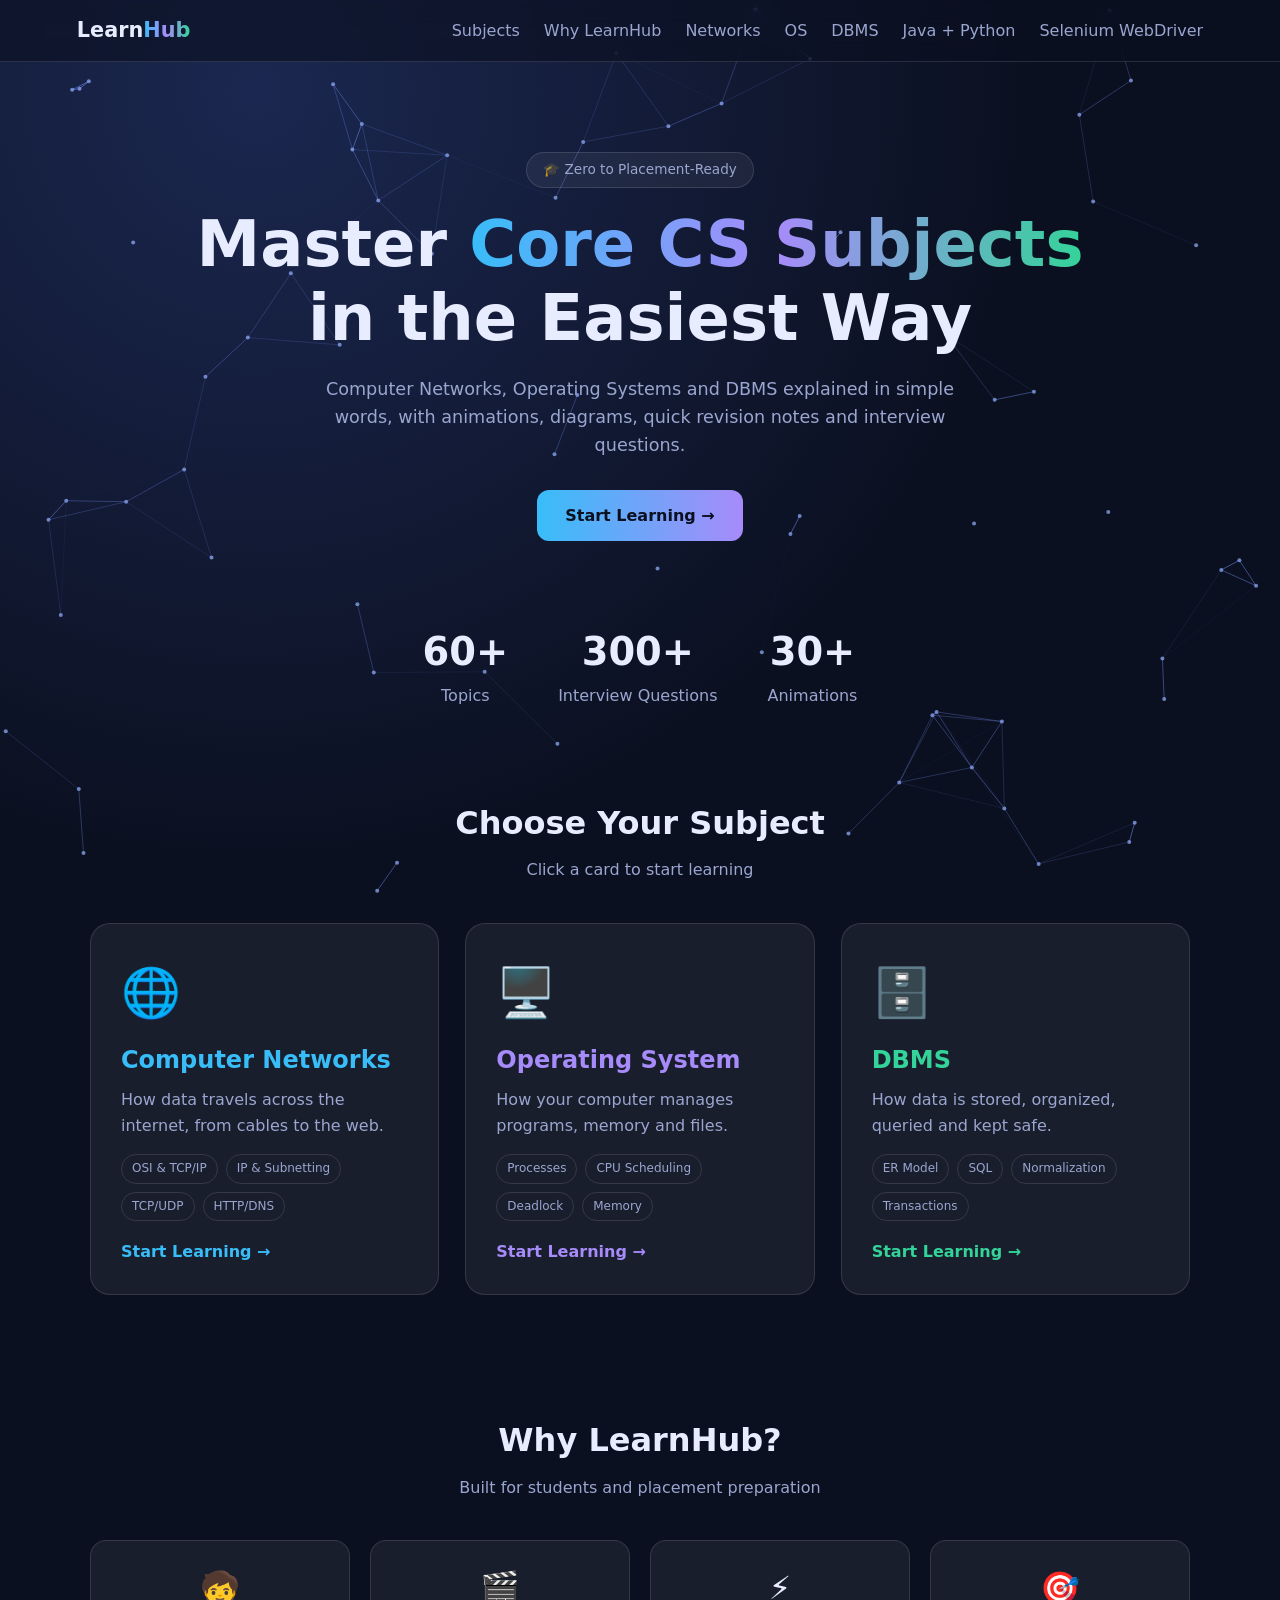
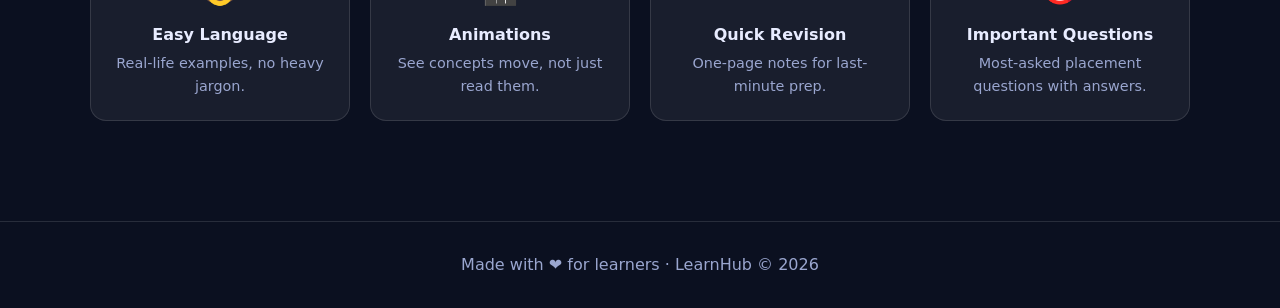
<file: learnhub/index.html>
<!DOCTYPE html>
<html lang="en">
<head>
  <meta charset="UTF-8">
  <meta name="viewport" content="width=device-width, initial-scale=1">
  <title>LearnHub – CN, OS & DBMS Made Easy</title>
  <link rel="stylesheet" href="css/style.css">
</head>
<body>
  <canvas id="bg"></canvas>

  <nav>
    <a href="index.html" class="logo">Learn<span>Hub</span></a>
    <button class="menu-btn">☰</button>
    <ul>
      <li><a href="#subjects">Subjects</a></li>
      <li><a href="#why">Why LearnHub</a></li>
      <li><a href="cn.html">Networks</a></li>
      <li><a href="os.html">OS</a></li>
      <li><a href="dbms.html">DBMS</a></li>
      <li><a href="java-python.html">Java + Python</a></li>
      <li><a href="selenium-webdriver.html">Selenium WebDriver</a></li>
    </ul>
  </nav>

  <header class="hero">
    <span class="badge">🎓 Zero to Placement-Ready</span>
    <h1>Master <span class="grad">Core CS Subjects</span><br>in the Easiest Way</h1>
    <p>Computer Networks, Operating Systems and DBMS explained in simple words, with animations, diagrams, quick revision notes and interview questions.</p>
    <a href="#subjects" class="btn">Start Learning →</a>
  </header>

  <div class="stats reveal">
    <div class="stat"><h3 data-count="60">0</h3><p>Topics</p></div>
    <div class="stat"><h3 data-count="300">0</h3><p>Interview Questions</p></div>
    <div class="stat"><h3 data-count="30">0</h3><p>Animations</p></div>
  </div>

  <section class="section" id="subjects">
    <h2 class="reveal">Choose Your Subject</h2>
    <p class="sub reveal">Click a card to start learning</p>
    <div class="cards">
      <a href="cn.html" class="card cn reveal">
        <div class="icon">🌐</div>
        <h3>Computer Networks</h3>
        <p>How data travels across the internet, from cables to the web.</p>
        <div class="tags"><span>OSI & TCP/IP</span><span>IP & Subnetting</span><span>TCP/UDP</span><span>HTTP/DNS</span></div>
        <span class="go">Start Learning →</span>
      </a>
      <a href="os.html" class="card os reveal">
        <div class="icon">🖥️</div>
        <h3>Operating System</h3>
        <p>How your computer manages programs, memory and files.</p>
        <div class="tags"><span>Processes</span><span>CPU Scheduling</span><span>Deadlock</span><span>Memory</span></div>
        <span class="go">Start Learning →</span>
      </a>
      <a href="dbms.html" class="card db reveal">
        <div class="icon">🗄️</div>
        <h3>DBMS</h3>
        <p>How data is stored, organized, queried and kept safe.</p>
        <div class="tags"><span>ER Model</span><span>SQL</span><span>Normalization</span><span>Transactions</span></div>
        <span class="go">Start Learning →</span>
      </a>
    </div>
  </section>

  <section class="section" id="why">
    <h2 class="reveal">Why LearnHub?</h2>
    <p class="sub reveal">Built for students and placement preparation</p>
    <div class="features">
      <div class="feat reveal"><b>🧒</b><h4>Easy Language</h4><p>Real-life examples, no heavy jargon.</p></div>
      <div class="feat reveal"><b>🎬</b><h4>Animations</h4><p>See concepts move, not just read them.</p></div>
      <div class="feat reveal"><b>⚡</b><h4>Quick Revision</h4><p>One-page notes for last-minute prep.</p></div>
      <div class="feat reveal"><b>🎯</b><h4>Important Questions</h4><p>Most-asked placement questions with answers.</p></div>
    </div>
  </section>

  <footer>Made with ❤️ for learners · LearnHub © 2026</footer>
  <script src="js/main.js"></script>
</body>
</html>
</file>
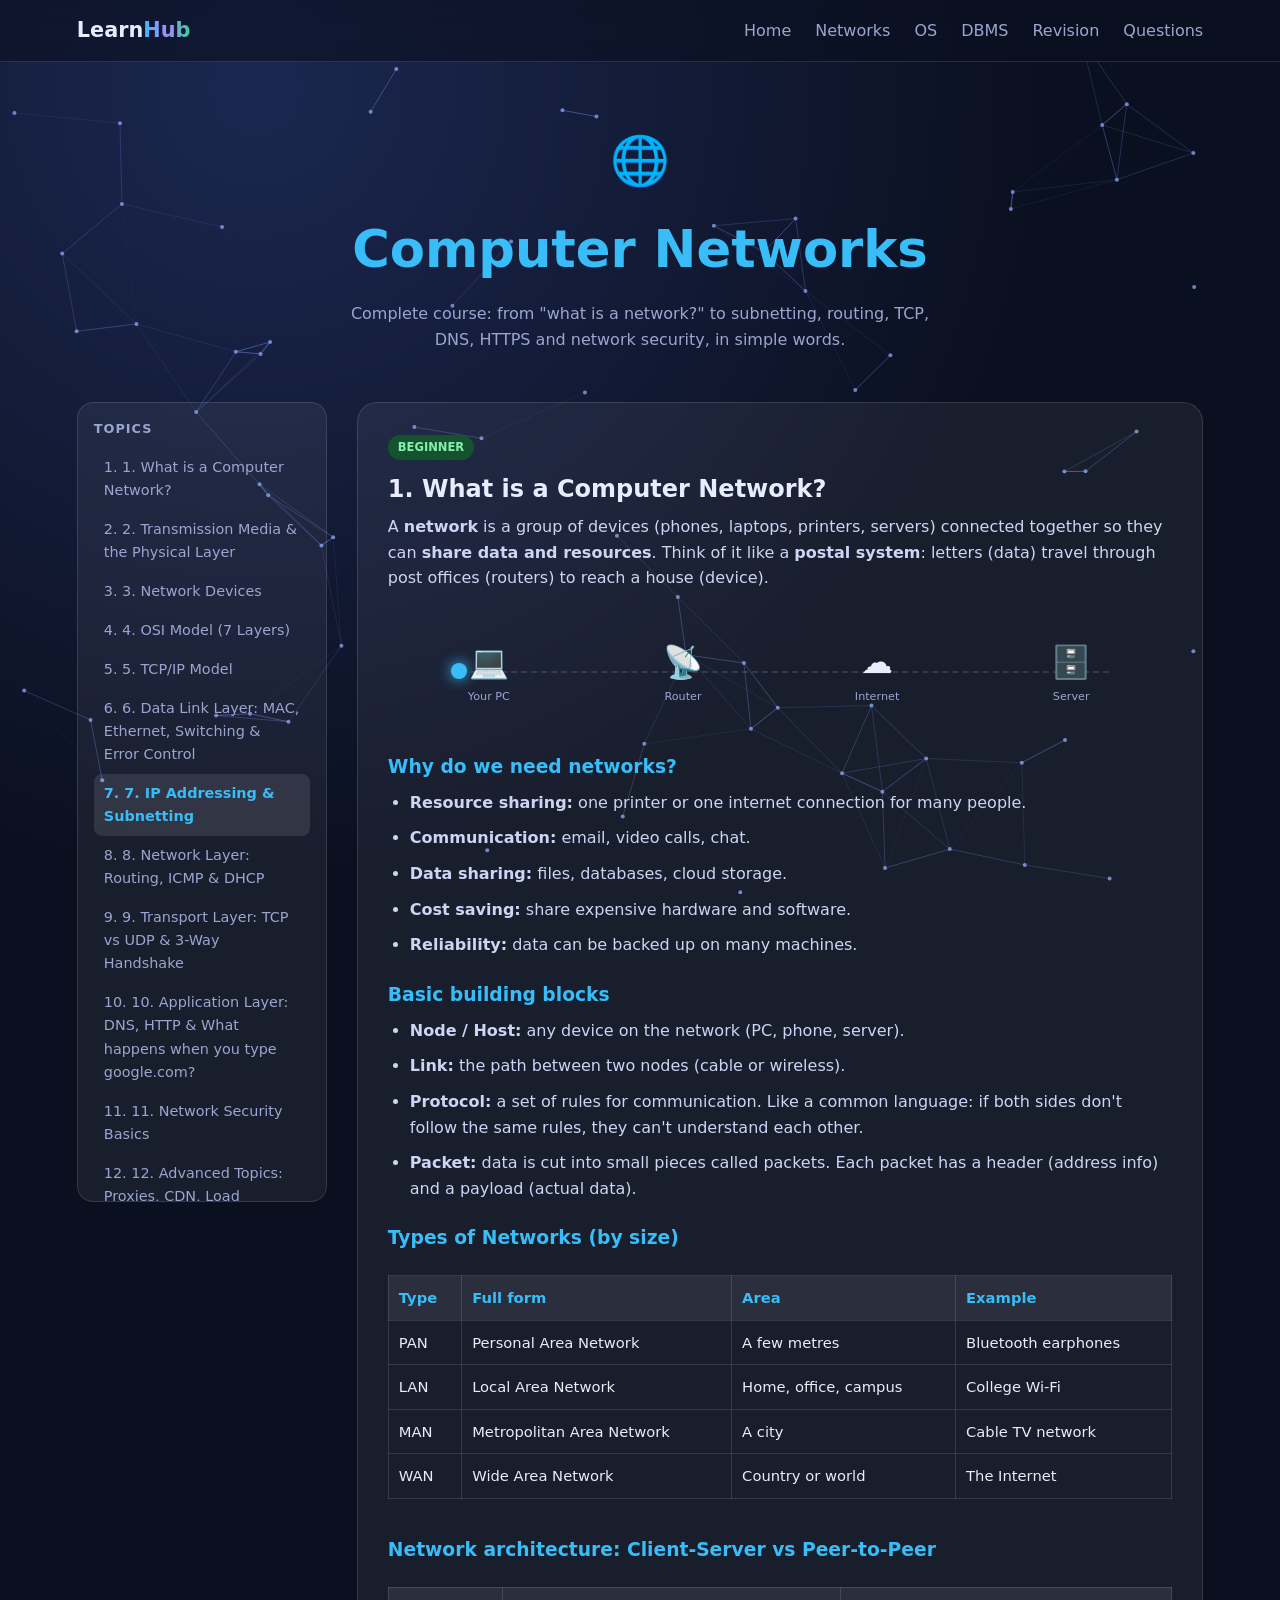
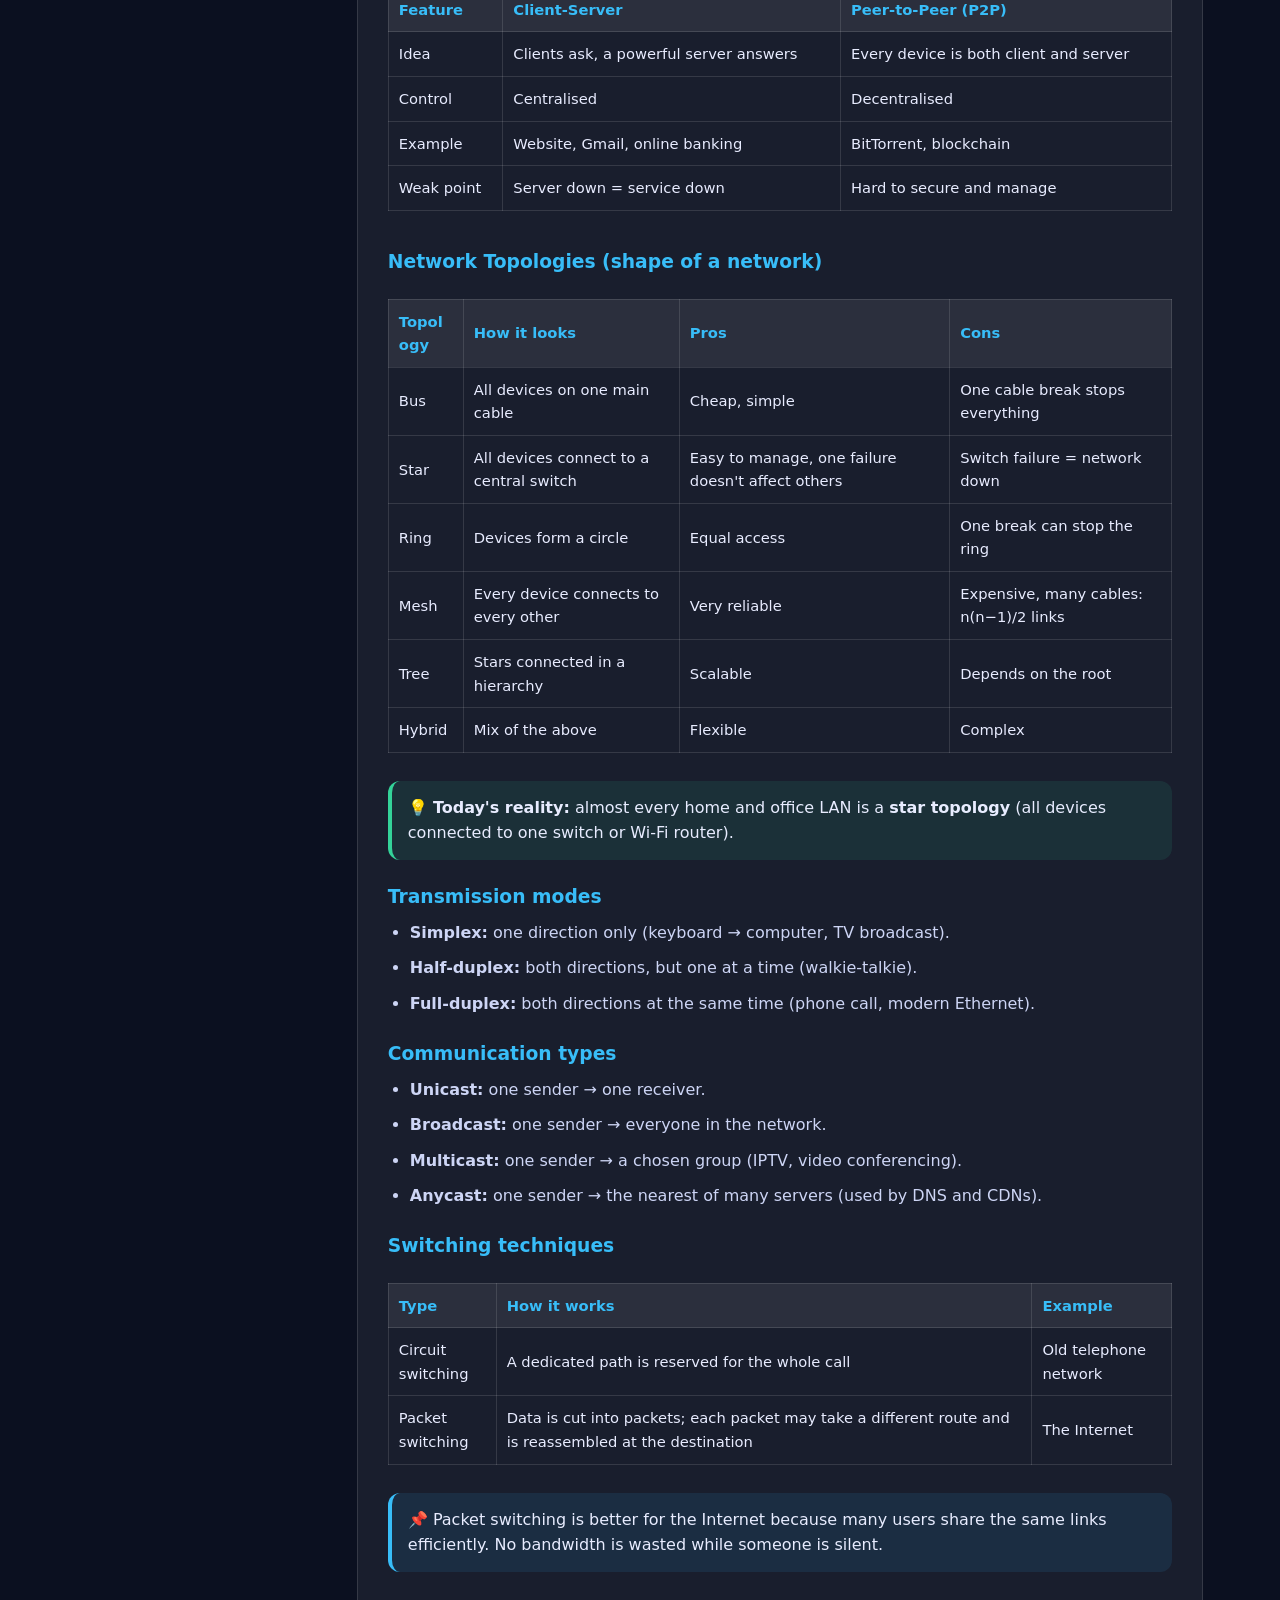
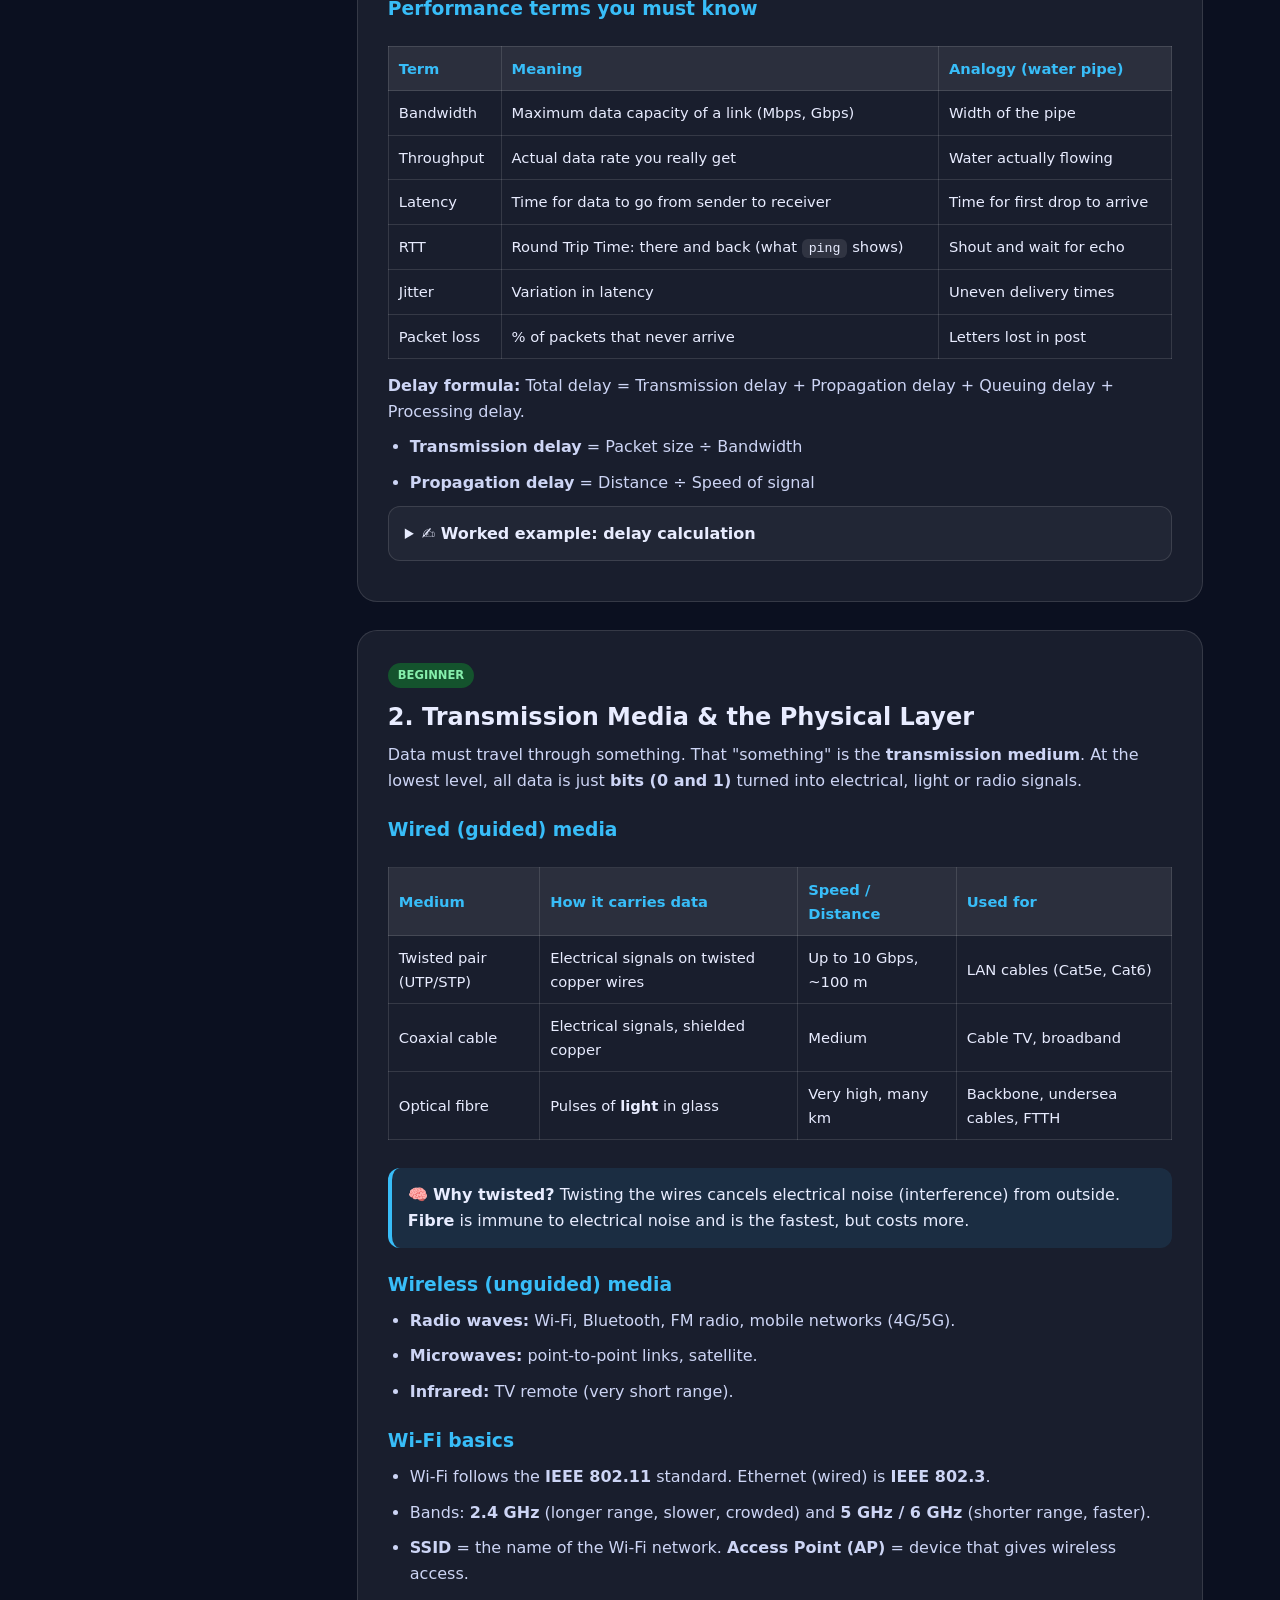
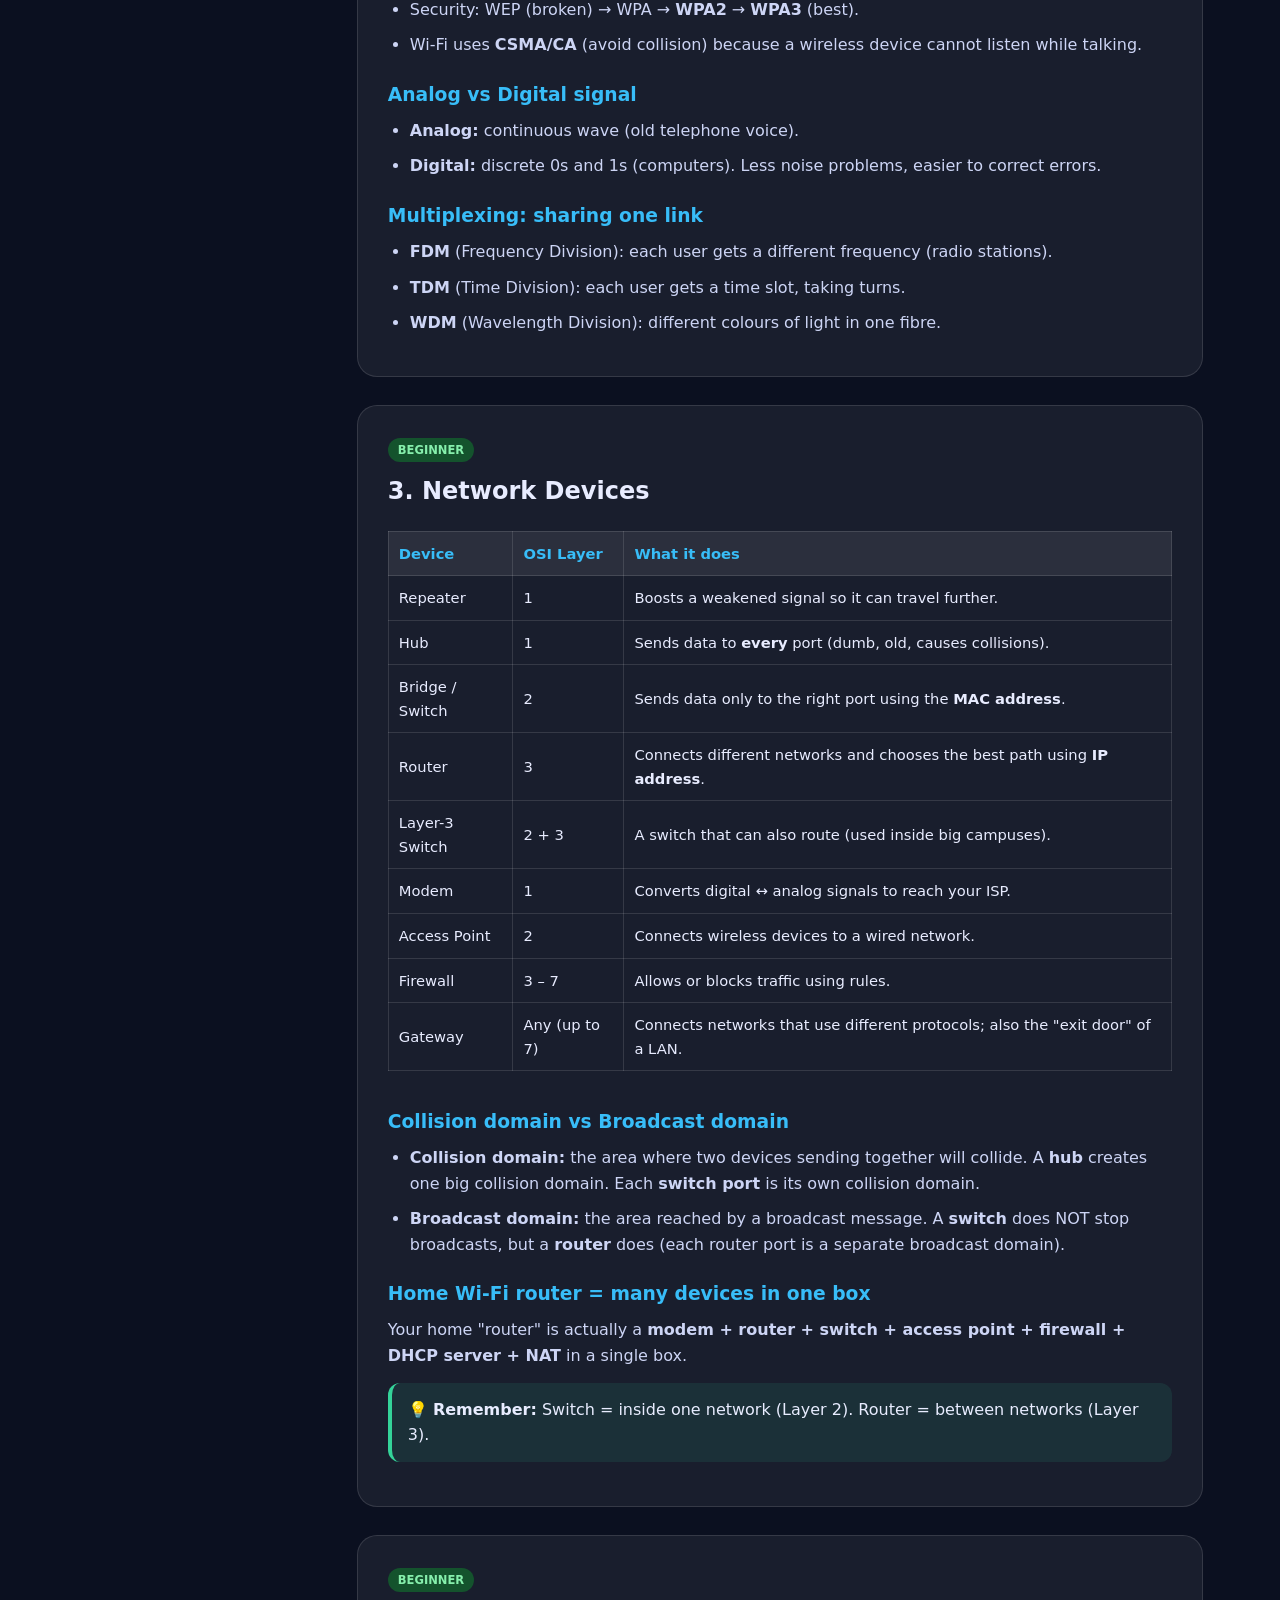
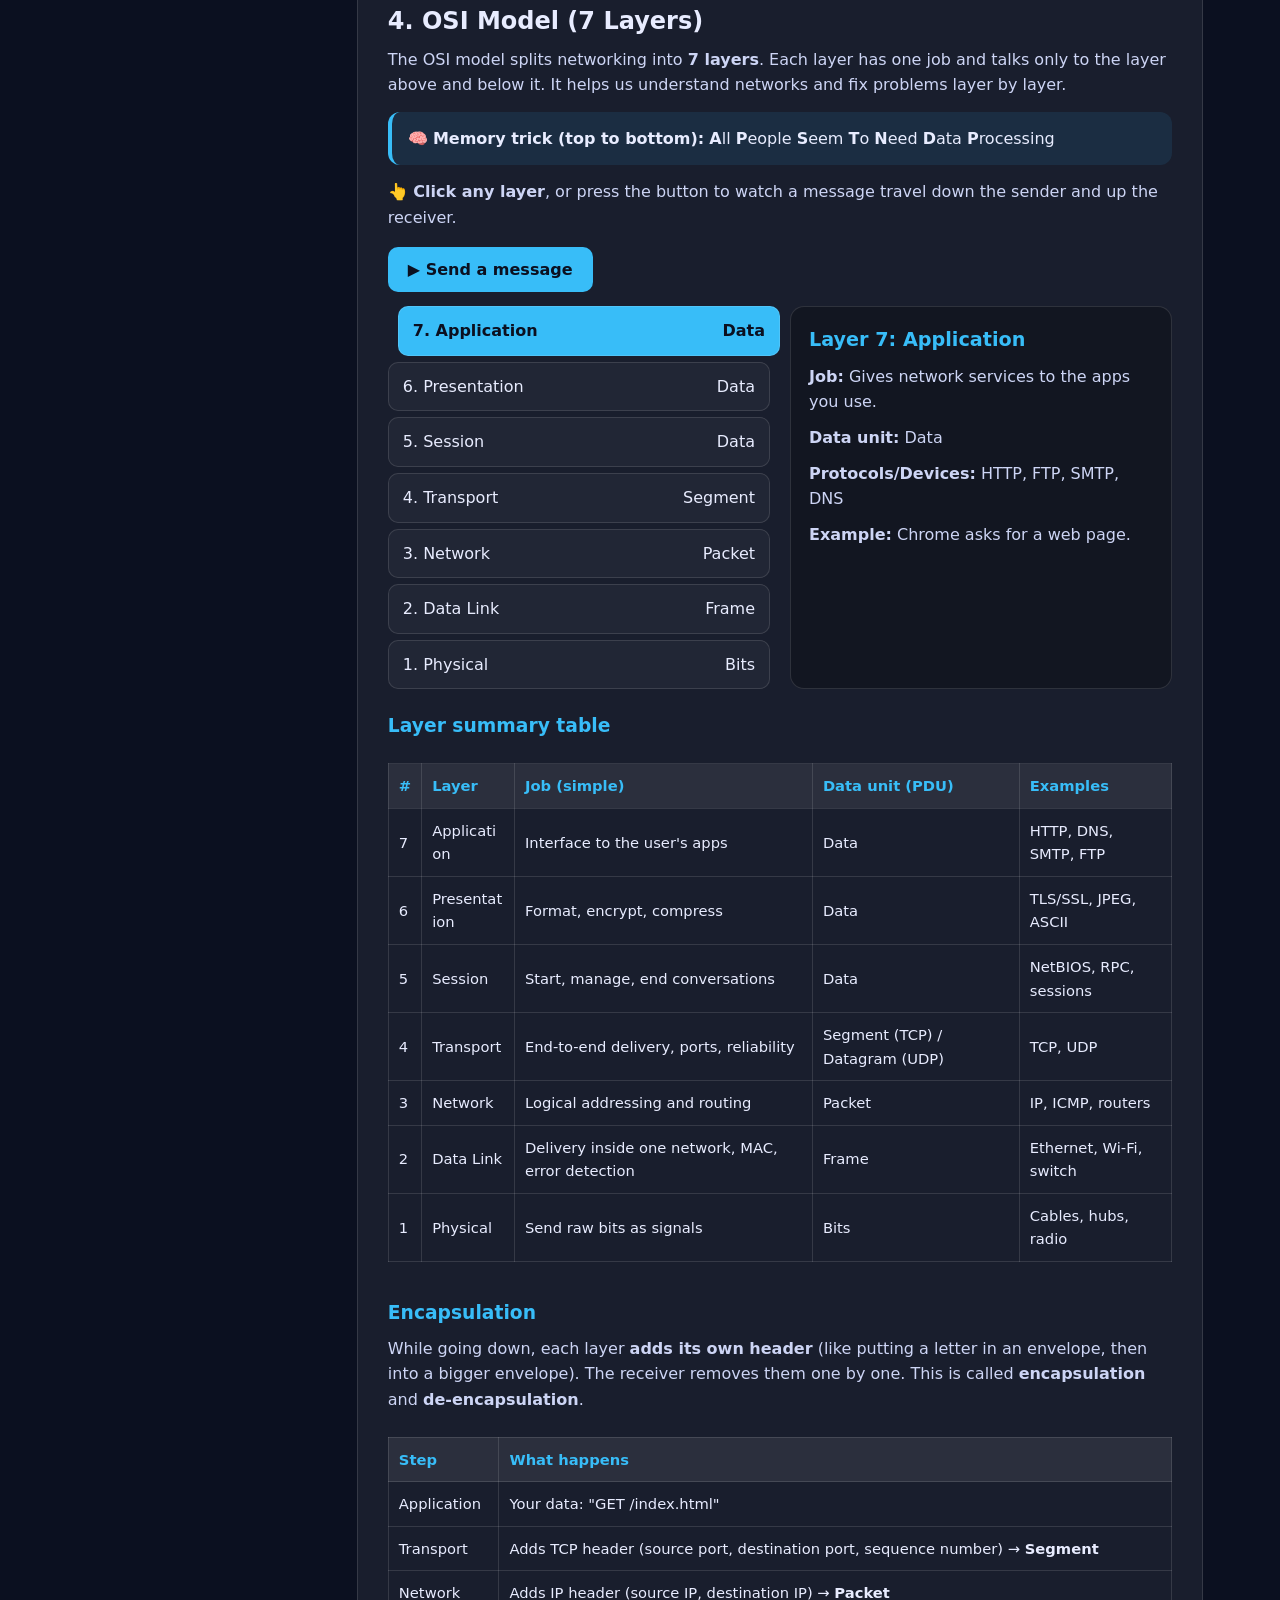
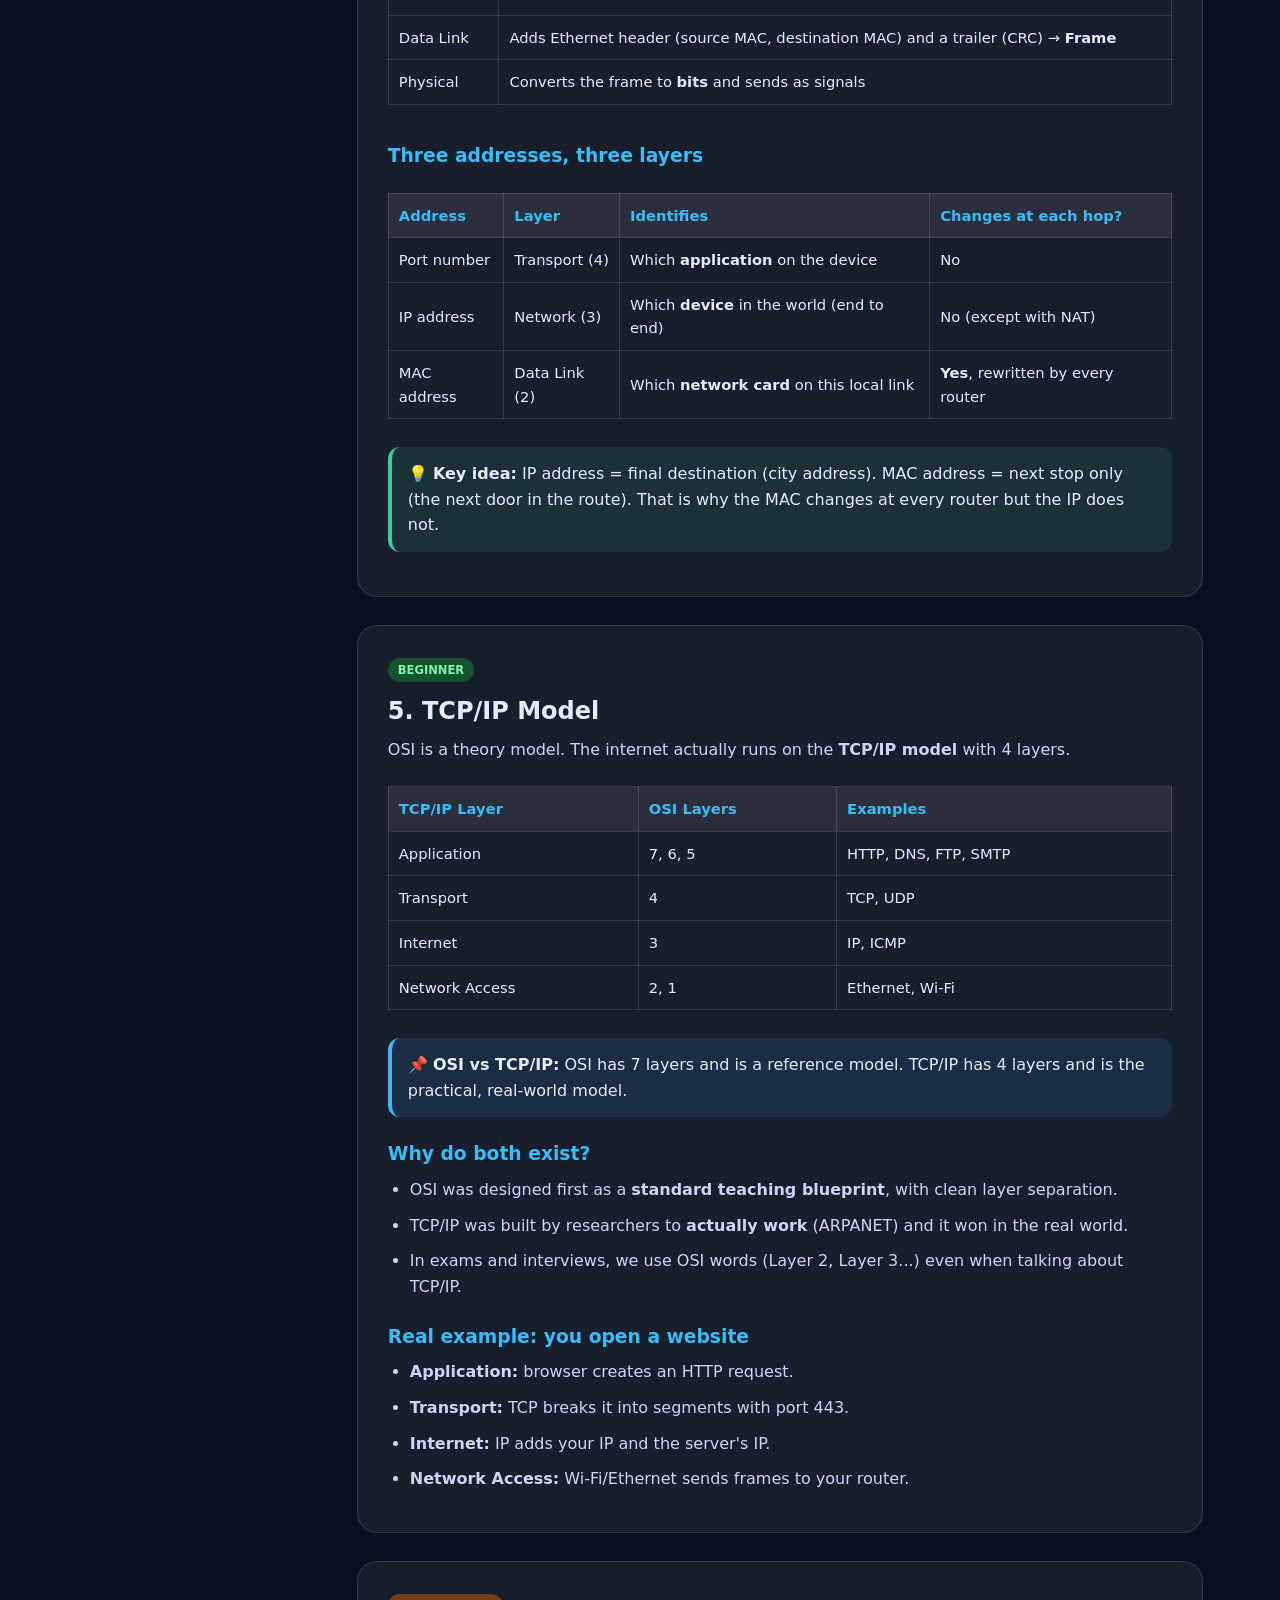
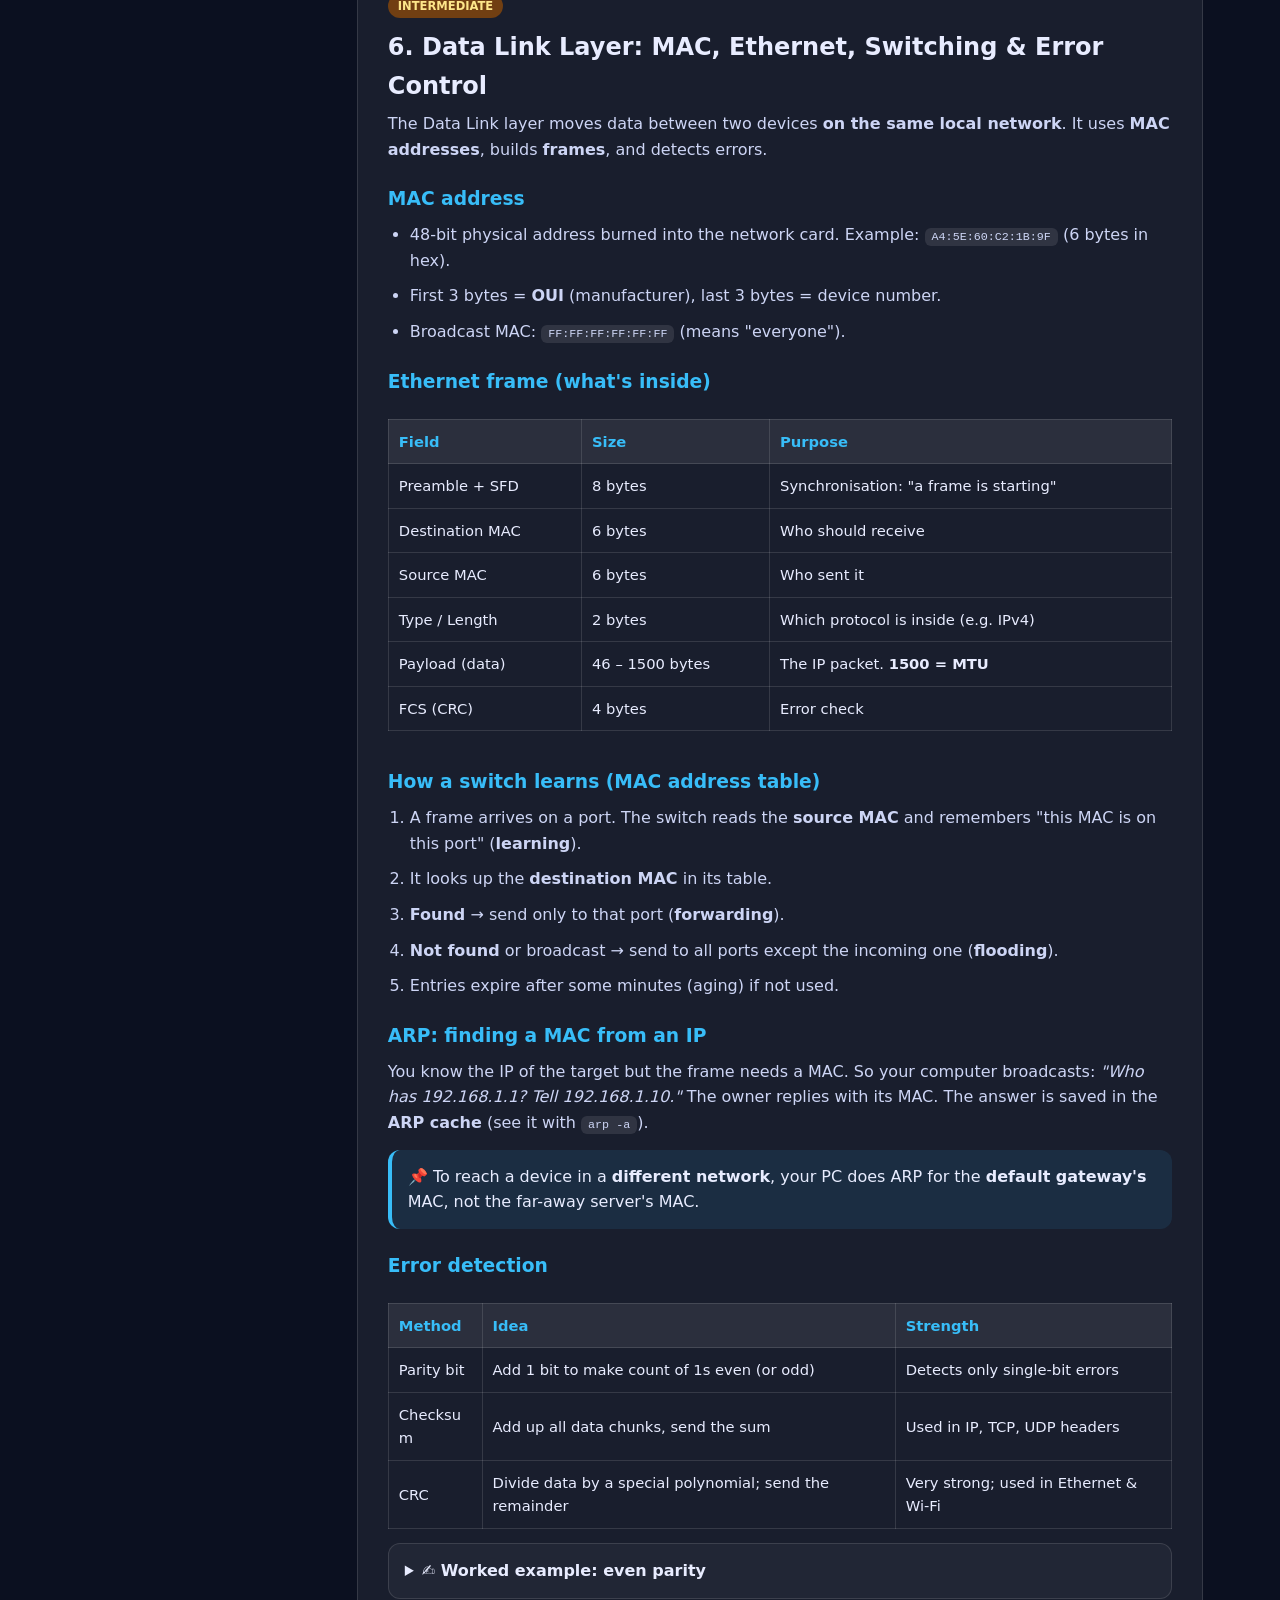
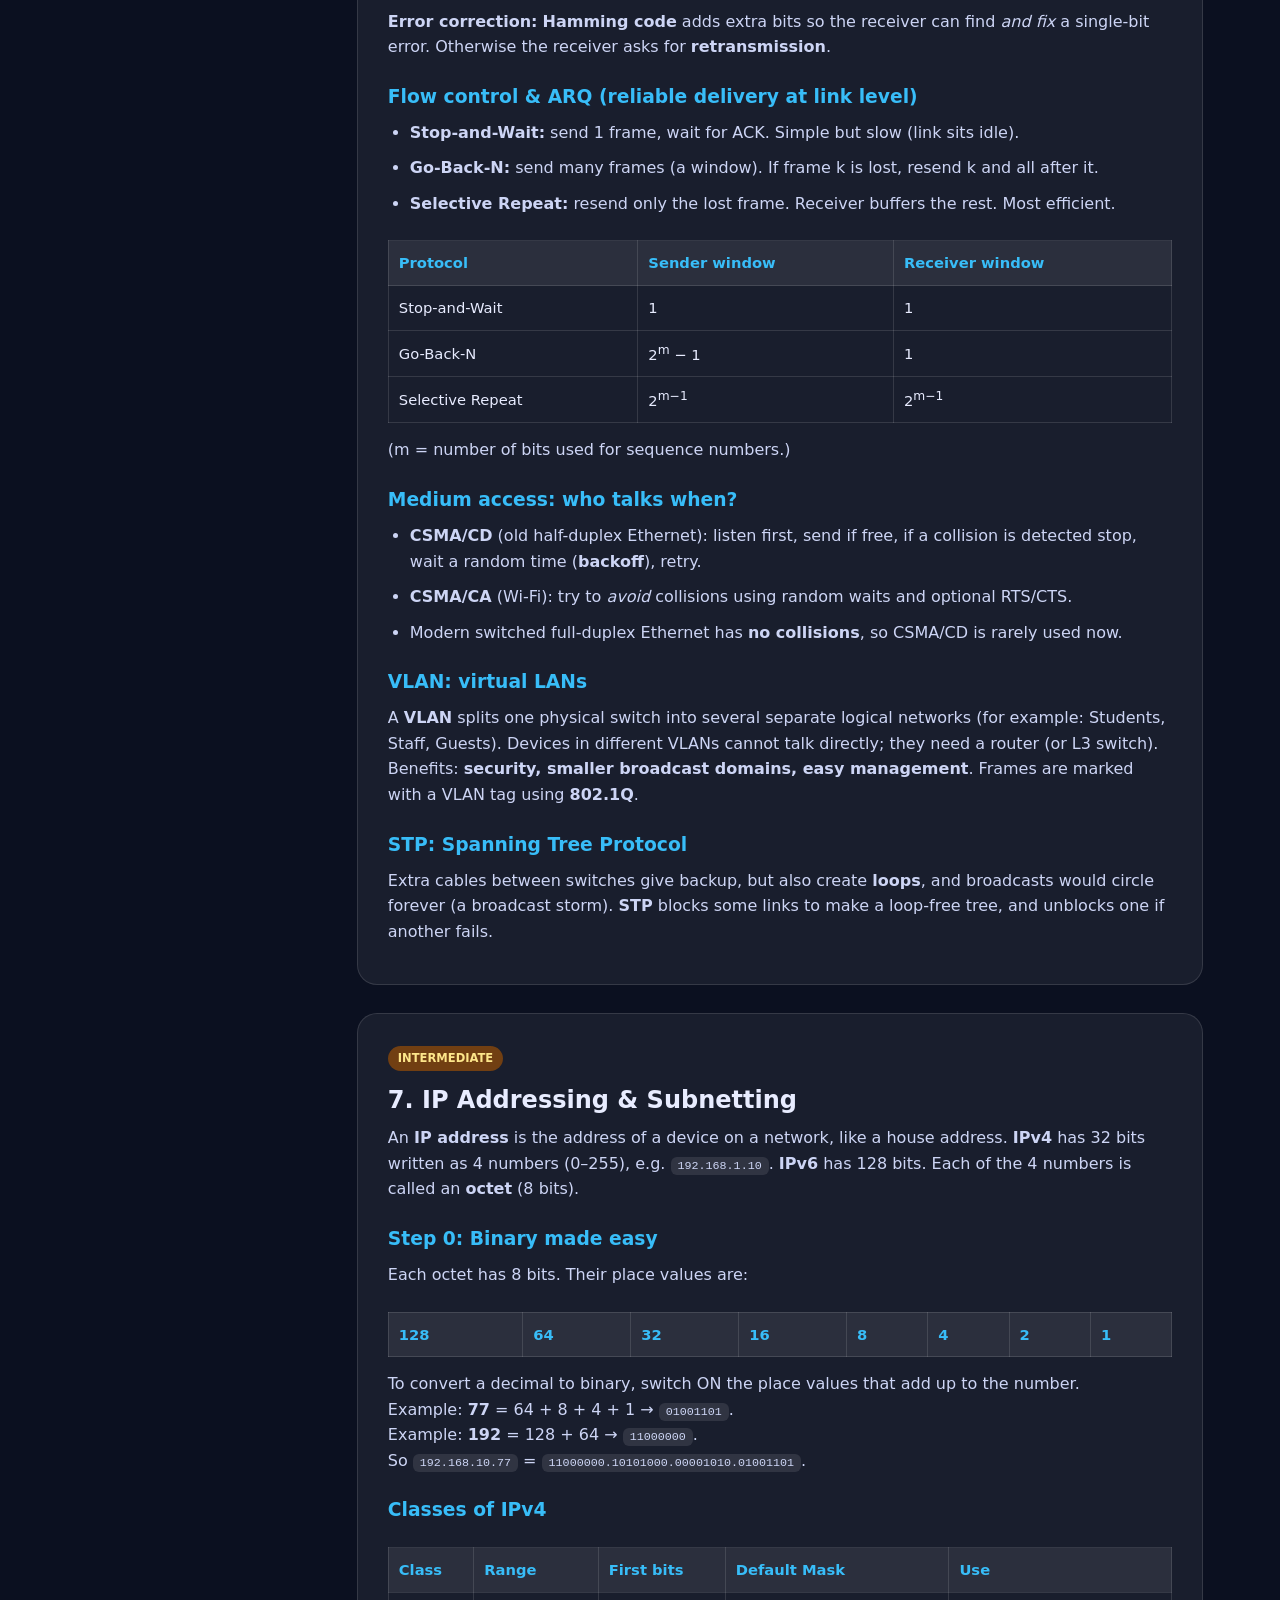
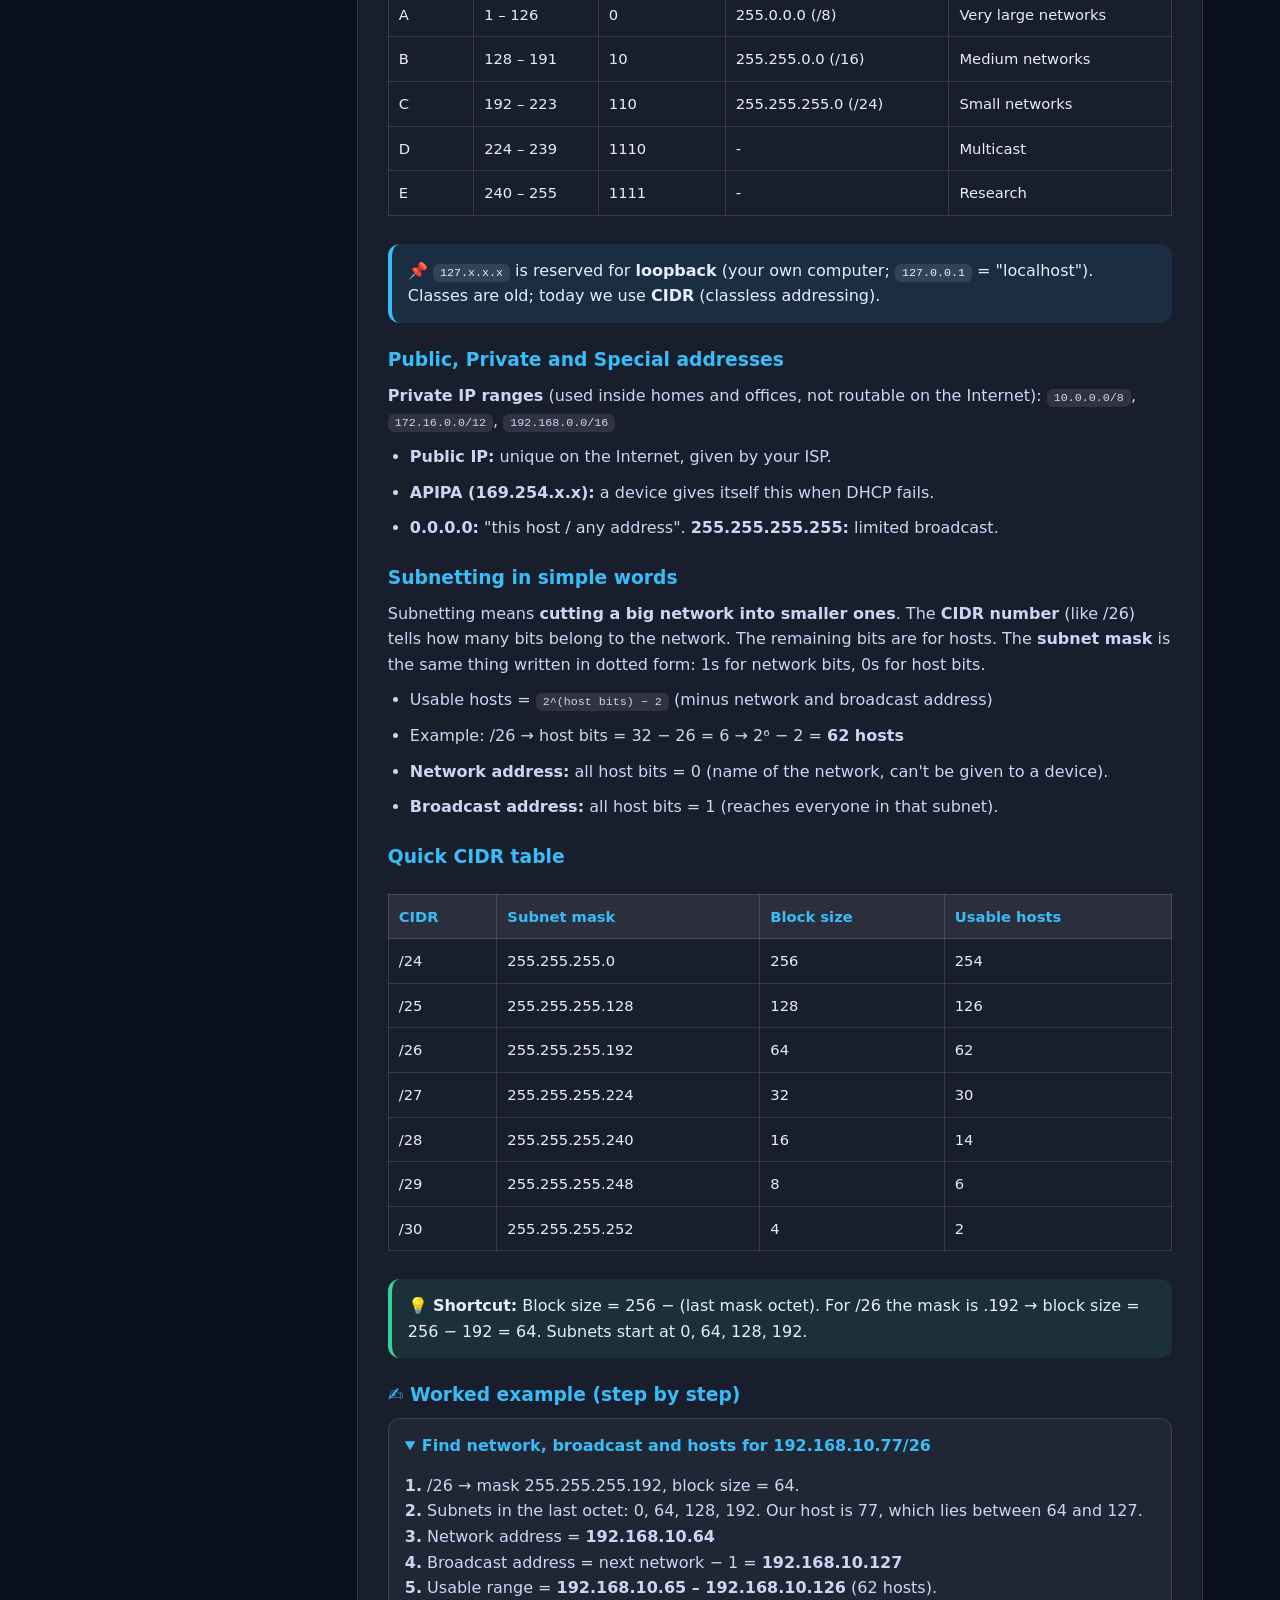
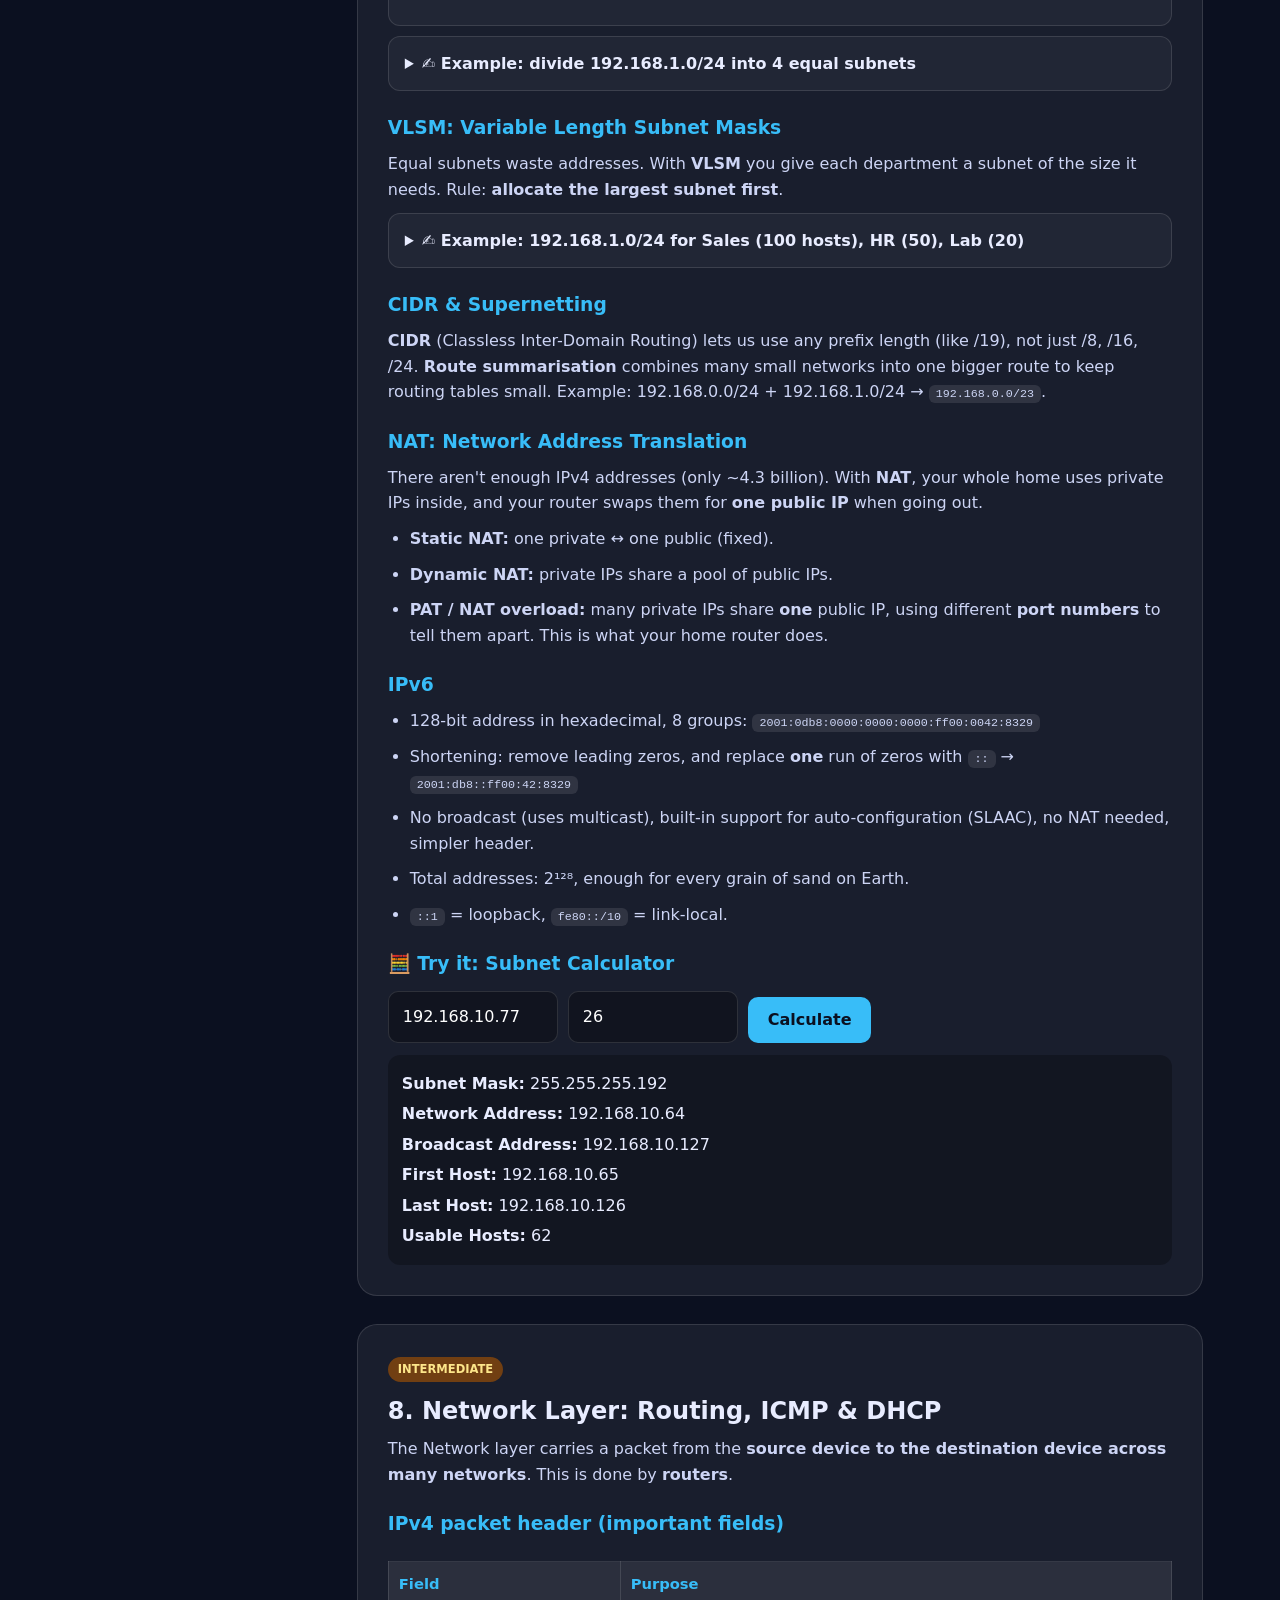
<file: learnhub/cn.html>
<!DOCTYPE html>
<html lang="en">
<head>
  <meta charset="UTF-8">
  <meta name="viewport" content="width=device-width, initial-scale=1">
  <title>Computer Networks – LearnHub</title>
  <link rel="stylesheet" href="css/style.css">
</head>
<body class="cn">
  <div id="progress"></div>
  <canvas id="bg"></canvas>

  <nav>
    <a href="index.html" class="logo">Learn<span>Hub</span></a>
    <button class="menu-btn">☰</button>
    <ul>
      <li><a href="index.html">Home</a></li>
      <li><a href="cn.html">Networks</a></li>
      <li><a href="os.html">OS</a></li>
      <li><a href="dbms.html">DBMS</a></li>
      <li><a href="#revision">Revision</a></li>
      <li><a href="#questions">Questions</a></li>
    </ul>
  </nav>

  <header class="page-hero">
    <div class="icon">🌐</div>
    <h1>Computer Networks</h1>
    <p>Complete course: from "what is a network?" to subnetting, routing, TCP, DNS, HTTPS and network security, in simple words.</p>
  </header>

  <div class="layout">
    <aside class="side" id="side"></aside>

    <main>

      <!-- ===================== 1. INTRO ===================== -->
      <section class="topic" id="intro">
        <span class="level l1">BEGINNER</span>
        <h2>1. What is a Computer Network?</h2>
        <p>A <b>network</b> is a group of devices (phones, laptops, printers, servers) connected together so they can <b>share data and resources</b>. Think of it like a <b>postal system</b>: letters (data) travel through post offices (routers) to reach a house (device).</p>

        <div class="path">
          <div class="node">💻<small>Your PC</small></div>
          <div class="node">📡<small>Router</small></div>
          <div class="node">☁️<small>Internet</small></div>
          <div class="node">🗄️<small>Server</small></div>
          <div class="dot"></div>
        </div>

        <h3>Why do we need networks?</h3>
        <ul>
          <li><b>Resource sharing:</b> one printer or one internet connection for many people.</li>
          <li><b>Communication:</b> email, video calls, chat.</li>
          <li><b>Data sharing:</b> files, databases, cloud storage.</li>
          <li><b>Cost saving:</b> share expensive hardware and software.</li>
          <li><b>Reliability:</b> data can be backed up on many machines.</li>
        </ul>

        <h3>Basic building blocks</h3>
        <ul>
          <li><b>Node / Host:</b> any device on the network (PC, phone, server).</li>
          <li><b>Link:</b> the path between two nodes (cable or wireless).</li>
          <li><b>Protocol:</b> a set of rules for communication. Like a common language: if both sides don't follow the same rules, they can't understand each other.</li>
          <li><b>Packet:</b> data is cut into small pieces called packets. Each packet has a header (address info) and a payload (actual data).</li>
        </ul>

        <h3>Types of Networks (by size)</h3>
        <div class="tbl"><table>
          <tr><th>Type</th><th>Full form</th><th>Area</th><th>Example</th></tr>
          <tr><td>PAN</td><td>Personal Area Network</td><td>A few metres</td><td>Bluetooth earphones</td></tr>
          <tr><td>LAN</td><td>Local Area Network</td><td>Home, office, campus</td><td>College Wi-Fi</td></tr>
          <tr><td>MAN</td><td>Metropolitan Area Network</td><td>A city</td><td>Cable TV network</td></tr>
          <tr><td>WAN</td><td>Wide Area Network</td><td>Country or world</td><td>The Internet</td></tr>
        </table></div>

        <h3>Network architecture: Client-Server vs Peer-to-Peer</h3>
        <div class="tbl"><table>
          <tr><th>Feature</th><th>Client-Server</th><th>Peer-to-Peer (P2P)</th></tr>
          <tr><td>Idea</td><td>Clients ask, a powerful server answers</td><td>Every device is both client and server</td></tr>
          <tr><td>Control</td><td>Centralised</td><td>Decentralised</td></tr>
          <tr><td>Example</td><td>Website, Gmail, online banking</td><td>BitTorrent, blockchain</td></tr>
          <tr><td>Weak point</td><td>Server down = service down</td><td>Hard to secure and manage</td></tr>
        </table></div>

        <h3>Network Topologies (shape of a network)</h3>
        <div class="tbl"><table>
          <tr><th>Topology</th><th>How it looks</th><th>Pros</th><th>Cons</th></tr>
          <tr><td>Bus</td><td>All devices on one main cable</td><td>Cheap, simple</td><td>One cable break stops everything</td></tr>
          <tr><td>Star</td><td>All devices connect to a central switch</td><td>Easy to manage, one failure doesn't affect others</td><td>Switch failure = network down</td></tr>
          <tr><td>Ring</td><td>Devices form a circle</td><td>Equal access</td><td>One break can stop the ring</td></tr>
          <tr><td>Mesh</td><td>Every device connects to every other</td><td>Very reliable</td><td>Expensive, many cables: n(n−1)/2 links</td></tr>
          <tr><td>Tree</td><td>Stars connected in a hierarchy</td><td>Scalable</td><td>Depends on the root</td></tr>
          <tr><td>Hybrid</td><td>Mix of the above</td><td>Flexible</td><td>Complex</td></tr>
        </table></div>
        <div class="tip">💡 <b>Today's reality:</b> almost every home and office LAN is a <b>star topology</b> (all devices connected to one switch or Wi-Fi router).</div>

        <h3>Transmission modes</h3>
        <ul>
          <li><b>Simplex:</b> one direction only (keyboard → computer, TV broadcast).</li>
          <li><b>Half-duplex:</b> both directions, but one at a time (walkie-talkie).</li>
          <li><b>Full-duplex:</b> both directions at the same time (phone call, modern Ethernet).</li>
        </ul>

        <h3>Communication types</h3>
        <ul>
          <li><b>Unicast:</b> one sender → one receiver.</li>
          <li><b>Broadcast:</b> one sender → everyone in the network.</li>
          <li><b>Multicast:</b> one sender → a chosen group (IPTV, video conferencing).</li>
          <li><b>Anycast:</b> one sender → the nearest of many servers (used by DNS and CDNs).</li>
        </ul>

        <h3>Switching techniques</h3>
        <div class="tbl"><table>
          <tr><th>Type</th><th>How it works</th><th>Example</th></tr>
          <tr><td>Circuit switching</td><td>A dedicated path is reserved for the whole call</td><td>Old telephone network</td></tr>
          <tr><td>Packet switching</td><td>Data is cut into packets; each packet may take a different route and is reassembled at the destination</td><td>The Internet</td></tr>
        </table></div>
        <div class="note">📌 Packet switching is better for the Internet because many users share the same links efficiently. No bandwidth is wasted while someone is silent.</div>

        <h3>Performance terms you must know</h3>
        <div class="tbl"><table>
          <tr><th>Term</th><th>Meaning</th><th>Analogy (water pipe)</th></tr>
          <tr><td>Bandwidth</td><td>Maximum data capacity of a link (Mbps, Gbps)</td><td>Width of the pipe</td></tr>
          <tr><td>Throughput</td><td>Actual data rate you really get</td><td>Water actually flowing</td></tr>
          <tr><td>Latency</td><td>Time for data to go from sender to receiver</td><td>Time for first drop to arrive</td></tr>
          <tr><td>RTT</td><td>Round Trip Time: there and back (what <code>ping</code> shows)</td><td>Shout and wait for echo</td></tr>
          <tr><td>Jitter</td><td>Variation in latency</td><td>Uneven delivery times</td></tr>
          <tr><td>Packet loss</td><td>% of packets that never arrive</td><td>Letters lost in post</td></tr>
        </table></div>
        <p><b>Delay formula:</b> Total delay = Transmission delay + Propagation delay + Queuing delay + Processing delay.</p>
        <ul>
          <li><b>Transmission delay</b> = Packet size ÷ Bandwidth</li>
          <li><b>Propagation delay</b> = Distance ÷ Speed of signal</li>
        </ul>
        <details><summary>✍️ Worked example: delay calculation</summary>
          <p>A 1000-byte packet is sent on a 1 Mbps link that is 2000 km long. Signal speed = 2×10⁸ m/s.<br>
          Transmission delay = (1000 × 8 bits) ÷ (1×10⁶ bps) = <b>8 ms</b>.<br>
          Propagation delay = 2,000,000 m ÷ 2×10⁸ m/s = <b>10 ms</b>.<br>
          Total (ignoring queuing and processing) = <b>18 ms</b>.</p></details>
      </section>

      <!-- ===================== 2. MEDIA ===================== -->
      <section class="topic" id="media">
        <span class="level l1">BEGINNER</span>
        <h2>2. Transmission Media & the Physical Layer</h2>
        <p>Data must travel through something. That "something" is the <b>transmission medium</b>. At the lowest level, all data is just <b>bits (0 and 1)</b> turned into electrical, light or radio signals.</p>

        <h3>Wired (guided) media</h3>
        <div class="tbl"><table>
          <tr><th>Medium</th><th>How it carries data</th><th>Speed / Distance</th><th>Used for</th></tr>
          <tr><td>Twisted pair (UTP/STP)</td><td>Electrical signals on twisted copper wires</td><td>Up to 10 Gbps, ~100 m</td><td>LAN cables (Cat5e, Cat6)</td></tr>
          <tr><td>Coaxial cable</td><td>Electrical signals, shielded copper</td><td>Medium</td><td>Cable TV, broadband</td></tr>
          <tr><td>Optical fibre</td><td>Pulses of <b>light</b> in glass</td><td>Very high, many km</td><td>Backbone, undersea cables, FTTH</td></tr>
        </table></div>
        <div class="note">🧠 <b>Why twisted?</b> Twisting the wires cancels electrical noise (interference) from outside. <b>Fibre</b> is immune to electrical noise and is the fastest, but costs more.</div>

        <h3>Wireless (unguided) media</h3>
        <ul>
          <li><b>Radio waves:</b> Wi-Fi, Bluetooth, FM radio, mobile networks (4G/5G).</li>
          <li><b>Microwaves:</b> point-to-point links, satellite.</li>
          <li><b>Infrared:</b> TV remote (very short range).</li>
        </ul>

        <h3>Wi-Fi basics</h3>
        <ul>
          <li>Wi-Fi follows the <b>IEEE 802.11</b> standard. Ethernet (wired) is <b>IEEE 802.3</b>.</li>
          <li>Bands: <b>2.4 GHz</b> (longer range, slower, crowded) and <b>5 GHz / 6 GHz</b> (shorter range, faster).</li>
          <li><b>SSID</b> = the name of the Wi-Fi network. <b>Access Point (AP)</b> = device that gives wireless access.</li>
          <li>Security: WEP (broken) → WPA → <b>WPA2</b> → <b>WPA3</b> (best).</li>
          <li>Wi-Fi uses <b>CSMA/CA</b> (avoid collision) because a wireless device cannot listen while talking.</li>
        </ul>

        <h3>Analog vs Digital signal</h3>
        <ul>
          <li><b>Analog:</b> continuous wave (old telephone voice).</li>
          <li><b>Digital:</b> discrete 0s and 1s (computers). Less noise problems, easier to correct errors.</li>
        </ul>

        <h3>Multiplexing: sharing one link</h3>
        <ul>
          <li><b>FDM</b> (Frequency Division): each user gets a different frequency (radio stations).</li>
          <li><b>TDM</b> (Time Division): each user gets a time slot, taking turns.</li>
          <li><b>WDM</b> (Wavelength Division): different colours of light in one fibre.</li>
        </ul>
      </section>

      <!-- ===================== 3. DEVICES ===================== -->
      <section class="topic" id="devices">
        <span class="level l1">BEGINNER</span>
        <h2>3. Network Devices</h2>
        <div class="tbl"><table>
          <tr><th>Device</th><th>OSI Layer</th><th>What it does</th></tr>
          <tr><td>Repeater</td><td>1</td><td>Boosts a weakened signal so it can travel further.</td></tr>
          <tr><td>Hub</td><td>1</td><td>Sends data to <b>every</b> port (dumb, old, causes collisions).</td></tr>
          <tr><td>Bridge / Switch</td><td>2</td><td>Sends data only to the right port using the <b>MAC address</b>.</td></tr>
          <tr><td>Router</td><td>3</td><td>Connects different networks and chooses the best path using <b>IP address</b>.</td></tr>
          <tr><td>Layer-3 Switch</td><td>2 + 3</td><td>A switch that can also route (used inside big campuses).</td></tr>
          <tr><td>Modem</td><td>1</td><td>Converts digital ↔ analog signals to reach your ISP.</td></tr>
          <tr><td>Access Point</td><td>2</td><td>Connects wireless devices to a wired network.</td></tr>
          <tr><td>Firewall</td><td>3 – 7</td><td>Allows or blocks traffic using rules.</td></tr>
          <tr><td>Gateway</td><td>Any (up to 7)</td><td>Connects networks that use different protocols; also the "exit door" of a LAN.</td></tr>
        </table></div>

        <h3>Collision domain vs Broadcast domain</h3>
        <ul>
          <li><b>Collision domain:</b> the area where two devices sending together will collide. A <b>hub</b> creates one big collision domain. Each <b>switch port</b> is its own collision domain.</li>
          <li><b>Broadcast domain:</b> the area reached by a broadcast message. A <b>switch</b> does NOT stop broadcasts, but a <b>router</b> does (each router port is a separate broadcast domain).</li>
        </ul>

        <h3>Home Wi-Fi router = many devices in one box</h3>
        <p>Your home "router" is actually a <b>modem + router + switch + access point + firewall + DHCP server + NAT</b> in a single box.</p>
        <div class="tip">💡 <b>Remember:</b> Switch = inside one network (Layer 2). Router = between networks (Layer 3).</div>
      </section>

      <!-- ===================== 4. OSI ===================== -->
      <section class="topic" id="osi">
        <span class="level l1">BEGINNER</span>
        <h2>4. OSI Model (7 Layers)</h2>
        <p>The OSI model splits networking into <b>7 layers</b>. Each layer has one job and talks only to the layer above and below it. It helps us understand networks and fix problems layer by layer.</p>
        <div class="note">🧠 <b>Memory trick (top to bottom):</b> <b>A</b>ll <b>P</b>eople <b>S</b>eem <b>T</b>o <b>N</b>eed <b>D</b>ata <b>P</b>rocessing</div>
        <p><b>👆 Click any layer</b>, or press the button to watch a message travel down the sender and up the receiver.</p>
        <button class="btn2" onclick="sendOSI()">▶ Send a message</button>
        <div class="osi-wrap">
          <div class="osi-stack" id="osi-stack"></div>
          <div class="osi-info" id="osi-info"></div>
        </div>

        <h3>Layer summary table</h3>
        <div class="tbl"><table>
          <tr><th>#</th><th>Layer</th><th>Job (simple)</th><th>Data unit (PDU)</th><th>Examples</th></tr>
          <tr><td>7</td><td>Application</td><td>Interface to the user's apps</td><td>Data</td><td>HTTP, DNS, SMTP, FTP</td></tr>
          <tr><td>6</td><td>Presentation</td><td>Format, encrypt, compress</td><td>Data</td><td>TLS/SSL, JPEG, ASCII</td></tr>
          <tr><td>5</td><td>Session</td><td>Start, manage, end conversations</td><td>Data</td><td>NetBIOS, RPC, sessions</td></tr>
          <tr><td>4</td><td>Transport</td><td>End-to-end delivery, ports, reliability</td><td>Segment (TCP) / Datagram (UDP)</td><td>TCP, UDP</td></tr>
          <tr><td>3</td><td>Network</td><td>Logical addressing and routing</td><td>Packet</td><td>IP, ICMP, routers</td></tr>
          <tr><td>2</td><td>Data Link</td><td>Delivery inside one network, MAC, error detection</td><td>Frame</td><td>Ethernet, Wi-Fi, switch</td></tr>
          <tr><td>1</td><td>Physical</td><td>Send raw bits as signals</td><td>Bits</td><td>Cables, hubs, radio</td></tr>
        </table></div>

        <h3>Encapsulation</h3>
        <p>While going down, each layer <b>adds its own header</b> (like putting a letter in an envelope, then into a bigger envelope). The receiver removes them one by one. This is called <b>encapsulation</b> and <b>de-encapsulation</b>.</p>
        <div class="tbl"><table>
          <tr><th>Step</th><th>What happens</th></tr>
          <tr><td>Application</td><td>Your data: "GET /index.html"</td></tr>
          <tr><td>Transport</td><td>Adds TCP header (source port, destination port, sequence number) → <b>Segment</b></td></tr>
          <tr><td>Network</td><td>Adds IP header (source IP, destination IP) → <b>Packet</b></td></tr>
          <tr><td>Data Link</td><td>Adds Ethernet header (source MAC, destination MAC) and a trailer (CRC) → <b>Frame</b></td></tr>
          <tr><td>Physical</td><td>Converts the frame to <b>bits</b> and sends as signals</td></tr>
        </table></div>

        <h3>Three addresses, three layers</h3>
        <div class="tbl"><table>
          <tr><th>Address</th><th>Layer</th><th>Identifies</th><th>Changes at each hop?</th></tr>
          <tr><td>Port number</td><td>Transport (4)</td><td>Which <b>application</b> on the device</td><td>No</td></tr>
          <tr><td>IP address</td><td>Network (3)</td><td>Which <b>device</b> in the world (end to end)</td><td>No (except with NAT)</td></tr>
          <tr><td>MAC address</td><td>Data Link (2)</td><td>Which <b>network card</b> on this local link</td><td><b>Yes</b>, rewritten by every router</td></tr>
        </table></div>
        <div class="tip">💡 <b>Key idea:</b> IP address = final destination (city address). MAC address = next stop only (the next door in the route). That is why the MAC changes at every router but the IP does not.</div>
      </section>

      <!-- ===================== 5. TCP/IP ===================== -->
      <section class="topic" id="tcpip">
        <span class="level l1">BEGINNER</span>
        <h2>5. TCP/IP Model</h2>
        <p>OSI is a theory model. The internet actually runs on the <b>TCP/IP model</b> with 4 layers.</p>
        <div class="tbl"><table>
          <tr><th>TCP/IP Layer</th><th>OSI Layers</th><th>Examples</th></tr>
          <tr><td>Application</td><td>7, 6, 5</td><td>HTTP, DNS, FTP, SMTP</td></tr>
          <tr><td>Transport</td><td>4</td><td>TCP, UDP</td></tr>
          <tr><td>Internet</td><td>3</td><td>IP, ICMP</td></tr>
          <tr><td>Network Access</td><td>2, 1</td><td>Ethernet, Wi-Fi</td></tr>
        </table></div>
        <div class="note">📌 <b>OSI vs TCP/IP:</b> OSI has 7 layers and is a reference model. TCP/IP has 4 layers and is the practical, real-world model.</div>

        <h3>Why do both exist?</h3>
        <ul>
          <li>OSI was designed first as a <b>standard teaching blueprint</b>, with clean layer separation.</li>
          <li>TCP/IP was built by researchers to <b>actually work</b> (ARPANET) and it won in the real world.</li>
          <li>In exams and interviews, we use OSI words (Layer 2, Layer 3...) even when talking about TCP/IP.</li>
        </ul>

        <h3>Real example: you open a website</h3>
        <ul>
          <li><b>Application:</b> browser creates an HTTP request.</li>
          <li><b>Transport:</b> TCP breaks it into segments with port 443.</li>
          <li><b>Internet:</b> IP adds your IP and the server's IP.</li>
          <li><b>Network Access:</b> Wi-Fi/Ethernet sends frames to your router.</li>
        </ul>
      </section>

      <!-- ===================== 6. DATA LINK ===================== -->
      <section class="topic" id="datalink">
        <span class="level l2">INTERMEDIATE</span>
        <h2>6. Data Link Layer: MAC, Ethernet, Switching & Error Control</h2>
        <p>The Data Link layer moves data between two devices <b>on the same local network</b>. It uses <b>MAC addresses</b>, builds <b>frames</b>, and detects errors.</p>

        <h3>MAC address</h3>
        <ul>
          <li>48-bit physical address burned into the network card. Example: <code>A4:5E:60:C2:1B:9F</code> (6 bytes in hex).</li>
          <li>First 3 bytes = <b>OUI</b> (manufacturer), last 3 bytes = device number.</li>
          <li>Broadcast MAC: <code>FF:FF:FF:FF:FF:FF</code> (means "everyone").</li>
        </ul>

        <h3>Ethernet frame (what's inside)</h3>
        <div class="tbl"><table>
          <tr><th>Field</th><th>Size</th><th>Purpose</th></tr>
          <tr><td>Preamble + SFD</td><td>8 bytes</td><td>Synchronisation: "a frame is starting"</td></tr>
          <tr><td>Destination MAC</td><td>6 bytes</td><td>Who should receive</td></tr>
          <tr><td>Source MAC</td><td>6 bytes</td><td>Who sent it</td></tr>
          <tr><td>Type / Length</td><td>2 bytes</td><td>Which protocol is inside (e.g. IPv4)</td></tr>
          <tr><td>Payload (data)</td><td>46 – 1500 bytes</td><td>The IP packet. <b>1500 = MTU</b></td></tr>
          <tr><td>FCS (CRC)</td><td>4 bytes</td><td>Error check</td></tr>
        </table></div>

        <h3>How a switch learns (MAC address table)</h3>
        <ol>
          <li>A frame arrives on a port. The switch reads the <b>source MAC</b> and remembers "this MAC is on this port" (<b>learning</b>).</li>
          <li>It looks up the <b>destination MAC</b> in its table.</li>
          <li><b>Found</b> → send only to that port (<b>forwarding</b>).</li>
          <li><b>Not found</b> or broadcast → send to all ports except the incoming one (<b>flooding</b>).</li>
          <li>Entries expire after some minutes (aging) if not used.</li>
        </ol>

        <h3>ARP: finding a MAC from an IP</h3>
        <p>You know the IP of the target but the frame needs a MAC. So your computer broadcasts: <i>"Who has 192.168.1.1? Tell 192.168.1.10."</i> The owner replies with its MAC. The answer is saved in the <b>ARP cache</b> (see it with <code>arp -a</code>).</p>
        <div class="note">📌 To reach a device in a <b>different network</b>, your PC does ARP for the <b>default gateway's</b> MAC, not the far-away server's MAC.</div>

        <h3>Error detection</h3>
        <div class="tbl"><table>
          <tr><th>Method</th><th>Idea</th><th>Strength</th></tr>
          <tr><td>Parity bit</td><td>Add 1 bit to make count of 1s even (or odd)</td><td>Detects only single-bit errors</td></tr>
          <tr><td>Checksum</td><td>Add up all data chunks, send the sum</td><td>Used in IP, TCP, UDP headers</td></tr>
          <tr><td>CRC</td><td>Divide data by a special polynomial; send the remainder</td><td>Very strong; used in Ethernet &amp; Wi-Fi</td></tr>
        </table></div>
        <details><summary>✍️ Worked example: even parity</summary>
          <p>Data = <code>1011001</code>. Count of 1s = 4 (already even) → parity bit = <b>0</b> → send <code>10110010</code>.<br>
          Data = <code>1011011</code>. Count of 1s = 5 (odd) → parity bit = <b>1</b> → send <code>10110111</code>.<br>
          The receiver counts 1s. If the count is odd, an error happened.</p></details>
        <p><b>Error correction:</b> <b>Hamming code</b> adds extra bits so the receiver can find <i>and fix</i> a single-bit error. Otherwise the receiver asks for <b>retransmission</b>.</p>

        <h3>Flow control & ARQ (reliable delivery at link level)</h3>
        <ul>
          <li><b>Stop-and-Wait:</b> send 1 frame, wait for ACK. Simple but slow (link sits idle).</li>
          <li><b>Go-Back-N:</b> send many frames (a window). If frame k is lost, resend k and all after it.</li>
          <li><b>Selective Repeat:</b> resend only the lost frame. Receiver buffers the rest. Most efficient.</li>
        </ul>
        <div class="tbl"><table>
          <tr><th>Protocol</th><th>Sender window</th><th>Receiver window</th></tr>
          <tr><td>Stop-and-Wait</td><td>1</td><td>1</td></tr>
          <tr><td>Go-Back-N</td><td>2<sup>m</sup> − 1</td><td>1</td></tr>
          <tr><td>Selective Repeat</td><td>2<sup>m−1</sup></td><td>2<sup>m−1</sup></td></tr>
        </table></div>
        <p>(m = number of bits used for sequence numbers.)</p>

        <h3>Medium access: who talks when?</h3>
        <ul>
          <li><b>CSMA/CD</b> (old half-duplex Ethernet): listen first, send if free, if a collision is detected stop, wait a random time (<b>backoff</b>), retry.</li>
          <li><b>CSMA/CA</b> (Wi-Fi): try to <i>avoid</i> collisions using random waits and optional RTS/CTS.</li>
          <li>Modern switched full-duplex Ethernet has <b>no collisions</b>, so CSMA/CD is rarely used now.</li>
        </ul>

        <h3>VLAN: virtual LANs</h3>
        <p>A <b>VLAN</b> splits one physical switch into several separate logical networks (for example: Students, Staff, Guests). Devices in different VLANs cannot talk directly; they need a router (or L3 switch). Benefits: <b>security, smaller broadcast domains, easy management</b>. Frames are marked with a VLAN tag using <b>802.1Q</b>.</p>

        <h3>STP: Spanning Tree Protocol</h3>
        <p>Extra cables between switches give backup, but also create <b>loops</b>, and broadcasts would circle forever (a broadcast storm). <b>STP</b> blocks some links to make a loop-free tree, and unblocks one if another fails.</p>
      </section>

      <!-- ===================== 7. IP ===================== -->
      <section class="topic" id="ipaddr">
        <span class="level l2">INTERMEDIATE</span>
        <h2>7. IP Addressing & Subnetting</h2>
        <p>An <b>IP address</b> is the address of a device on a network, like a house address. <b>IPv4</b> has 32 bits written as 4 numbers (0–255), e.g. <code>192.168.1.10</code>. <b>IPv6</b> has 128 bits. Each of the 4 numbers is called an <b>octet</b> (8 bits).</p>

        <h3>Step 0: Binary made easy</h3>
        <p>Each octet has 8 bits. Their place values are:</p>
        <div class="tbl"><table>
          <tr><th>128</th><th>64</th><th>32</th><th>16</th><th>8</th><th>4</th><th>2</th><th>1</th></tr>
        </table></div>
        <p>To convert a decimal to binary, switch ON the place values that add up to the number.<br>
        Example: <b>77</b> = 64 + 8 + 4 + 1 → <code>01001101</code>.<br>
        Example: <b>192</b> = 128 + 64 → <code>11000000</code>.<br>
        So <code>192.168.10.77</code> = <code>11000000.10101000.00001010.01001101</code>.</p>

        <h3>Classes of IPv4</h3>
        <div class="tbl"><table>
          <tr><th>Class</th><th>Range</th><th>First bits</th><th>Default Mask</th><th>Use</th></tr>
          <tr><td>A</td><td>1 – 126</td><td>0</td><td>255.0.0.0 (/8)</td><td>Very large networks</td></tr>
          <tr><td>B</td><td>128 – 191</td><td>10</td><td>255.255.0.0 (/16)</td><td>Medium networks</td></tr>
          <tr><td>C</td><td>192 – 223</td><td>110</td><td>255.255.255.0 (/24)</td><td>Small networks</td></tr>
          <tr><td>D</td><td>224 – 239</td><td>1110</td><td>-</td><td>Multicast</td></tr>
          <tr><td>E</td><td>240 – 255</td><td>1111</td><td>-</td><td>Research</td></tr>
        </table></div>
        <div class="note">📌 <code>127.x.x.x</code> is reserved for <b>loopback</b> (your own computer; <code>127.0.0.1</code> = "localhost"). Classes are old; today we use <b>CIDR</b> (classless addressing).</div>

        <h3>Public, Private and Special addresses</h3>
        <p><b>Private IP ranges</b> (used inside homes and offices, not routable on the Internet): <code>10.0.0.0/8</code>, <code>172.16.0.0/12</code>, <code>192.168.0.0/16</code></p>
        <ul>
          <li><b>Public IP:</b> unique on the Internet, given by your ISP.</li>
          <li><b>APIPA (169.254.x.x):</b> a device gives itself this when DHCP fails.</li>
          <li><b>0.0.0.0:</b> "this host / any address". <b>255.255.255.255:</b> limited broadcast.</li>
        </ul>

        <h3>Subnetting in simple words</h3>
        <p>Subnetting means <b>cutting a big network into smaller ones</b>. The <b>CIDR number</b> (like /26) tells how many bits belong to the network. The remaining bits are for hosts. The <b>subnet mask</b> is the same thing written in dotted form: 1s for network bits, 0s for host bits.</p>
        <ul>
          <li>Usable hosts = <code>2^(host bits) − 2</code> (minus network and broadcast address)</li>
          <li>Example: /26 → host bits = 32 − 26 = 6 → 2⁶ − 2 = <b>62 hosts</b></li>
          <li><b>Network address:</b> all host bits = 0 (name of the network, can't be given to a device).</li>
          <li><b>Broadcast address:</b> all host bits = 1 (reaches everyone in that subnet).</li>
        </ul>

        <h3>Quick CIDR table</h3>
        <div class="tbl"><table>
          <tr><th>CIDR</th><th>Subnet mask</th><th>Block size</th><th>Usable hosts</th></tr>
          <tr><td>/24</td><td>255.255.255.0</td><td>256</td><td>254</td></tr>
          <tr><td>/25</td><td>255.255.255.128</td><td>128</td><td>126</td></tr>
          <tr><td>/26</td><td>255.255.255.192</td><td>64</td><td>62</td></tr>
          <tr><td>/27</td><td>255.255.255.224</td><td>32</td><td>30</td></tr>
          <tr><td>/28</td><td>255.255.255.240</td><td>16</td><td>14</td></tr>
          <tr><td>/29</td><td>255.255.255.248</td><td>8</td><td>6</td></tr>
          <tr><td>/30</td><td>255.255.255.252</td><td>4</td><td>2</td></tr>
        </table></div>
        <div class="tip">💡 <b>Shortcut:</b> Block size = 256 − (last mask octet). For /26 the mask is .192 → block size = 256 − 192 = 64. Subnets start at 0, 64, 128, 192.</div>

        <h3>✍️ Worked example (step by step)</h3>
        <details open><summary>Find network, broadcast and hosts for 192.168.10.77/26</summary>
          <p><b>1.</b> /26 → mask 255.255.255.192, block size = 64.<br>
          <b>2.</b> Subnets in the last octet: 0, 64, 128, 192. Our host is 77, which lies between 64 and 127.<br>
          <b>3.</b> Network address = <b>192.168.10.64</b><br>
          <b>4.</b> Broadcast address = next network − 1 = <b>192.168.10.127</b><br>
          <b>5.</b> Usable range = <b>192.168.10.65 – 192.168.10.126</b> (62 hosts).</p></details>

        <details><summary>✍️ Example: divide 192.168.1.0/24 into 4 equal subnets</summary>
          <p>We need 4 subnets → borrow 2 bits (2² = 4) → new mask /26.<br>
          Subnet 1: 192.168.1.0/26 (hosts .1–.62, broadcast .63)<br>
          Subnet 2: 192.168.1.64/26 (hosts .65–.126, broadcast .127)<br>
          Subnet 3: 192.168.1.128/26 (hosts .129–.190, broadcast .191)<br>
          Subnet 4: 192.168.1.192/26 (hosts .193–.254, broadcast .255)</p></details>

        <h3>VLSM: Variable Length Subnet Masks</h3>
        <p>Equal subnets waste addresses. With <b>VLSM</b> you give each department a subnet of the size it needs. Rule: <b>allocate the largest subnet first</b>.</p>
        <details><summary>✍️ Example: 192.168.1.0/24 for Sales (100 hosts), HR (50), Lab (20)</summary>
          <p>Sales needs 100 → 2⁷ − 2 = 126 → <b>/25</b> → 192.168.1.0/25 (.0 – .127)<br>
          HR needs 50 → 2⁶ − 2 = 62 → <b>/26</b> → 192.168.1.128/26 (.128 – .191)<br>
          Lab needs 20 → 2⁵ − 2 = 30 → <b>/27</b> → 192.168.1.192/27 (.192 – .223)<br>
          Space left: 192.168.1.224 – .255 for future use.</p></details>

        <h3>CIDR & Supernetting</h3>
        <p><b>CIDR</b> (Classless Inter-Domain Routing) lets us use any prefix length (like /19), not just /8, /16, /24. <b>Route summarisation</b> combines many small networks into one bigger route to keep routing tables small. Example: 192.168.0.0/24 + 192.168.1.0/24 → <code>192.168.0.0/23</code>.</p>

        <h3>NAT: Network Address Translation</h3>
        <p>There aren't enough IPv4 addresses (only ~4.3 billion). With <b>NAT</b>, your whole home uses private IPs inside, and your router swaps them for <b>one public IP</b> when going out.</p>
        <ul>
          <li><b>Static NAT:</b> one private ↔ one public (fixed).</li>
          <li><b>Dynamic NAT:</b> private IPs share a pool of public IPs.</li>
          <li><b>PAT / NAT overload:</b> many private IPs share <b>one</b> public IP, using different <b>port numbers</b> to tell them apart. This is what your home router does.</li>
        </ul>

        <h3>IPv6</h3>
        <ul>
          <li>128-bit address in hexadecimal, 8 groups: <code>2001:0db8:0000:0000:0000:ff00:0042:8329</code></li>
          <li>Shortening: remove leading zeros, and replace <b>one</b> run of zeros with <code>::</code> → <code>2001:db8::ff00:42:8329</code></li>
          <li>No broadcast (uses multicast), built-in support for auto-configuration (SLAAC), no NAT needed, simpler header.</li>
          <li>Total addresses: 2¹²⁸, enough for every grain of sand on Earth.</li>
          <li><code>::1</code> = loopback, <code>fe80::/10</code> = link-local.</li>
        </ul>

        <h3>🧮 Try it: Subnet Calculator</h3>
        <div class="calc">
          <input id="ip" value="192.168.10.77" placeholder="IP address">
          <input id="cidr" type="number" value="26" min="0" max="32" placeholder="CIDR">
          <button class="btn2" onclick="calcSubnet()">Calculate</button>
        </div>
        <div id="sn-out"></div>
      </section>

      <!-- ===================== 8. ROUTING ===================== -->
      <section class="topic" id="routing">
        <span class="level l2">INTERMEDIATE</span>
        <h2>8. Network Layer: Routing, ICMP & DHCP</h2>
        <p>The Network layer carries a packet from the <b>source device to the destination device across many networks</b>. This is done by <b>routers</b>.</p>

        <h3>IPv4 packet header (important fields)</h3>
        <div class="tbl"><table>
          <tr><th>Field</th><th>Purpose</th></tr>
          <tr><td>Version</td><td>4 for IPv4</td></tr>
          <tr><td>Header length</td><td>20 – 60 bytes</td></tr>
          <tr><td>Total length</td><td>Size of whole packet (max 65,535 bytes)</td></tr>
          <tr><td>Identification, Flags, Fragment offset</td><td>Used when a packet is broken into fragments</td></tr>
          <tr><td><b>TTL</b> (Time To Live)</td><td>Reduced by 1 at every router. When it reaches 0, the packet is dropped. Stops endless loops.</td></tr>
          <tr><td>Protocol</td><td>What's inside: 6 = TCP, 17 = UDP, 1 = ICMP</td></tr>
          <tr><td>Header checksum</td><td>Error check for the header</td></tr>
          <tr><td>Source IP / Destination IP</td><td>Who sent / who should receive</td></tr>
        </table></div>

        <h3>Fragmentation</h3>
        <p>Every link has a maximum frame size, the <b>MTU</b> (Ethernet = 1500 bytes). If a packet is bigger, a router <b>fragments</b> it into smaller pieces. Only the <b>destination</b> puts them back together.</p>

        <h3>How a router decides: the routing table</h3>
        <p>A router keeps a table: "for this destination network, send to this next hop through this interface".</p>
        <div class="tbl"><table>
          <tr><th>Destination</th><th>Mask</th><th>Next hop</th><th>Interface</th></tr>
          <tr><td>192.168.1.0</td><td>/24</td><td>Directly connected</td><td>Eth0</td></tr>
          <tr><td>10.0.0.0</td><td>/8</td><td>192.168.1.254</td><td>Eth0</td></tr>
          <tr><td>0.0.0.0</td><td>/0</td><td>203.0.113.1</td><td>Eth1</td></tr>
        </table></div>
        <ul>
          <li><b>Longest prefix match:</b> if many rows match, the router picks the <b>most specific</b> one (longest mask).</li>
          <li><b>Default route (0.0.0.0/0):</b> "if nothing else matches, send here" (towards the Internet).</li>
          <li><b>Default gateway:</b> on your PC, the router IP used to leave your local network.</li>
        </ul>

        <h3>Static vs Dynamic routing</h3>
        <div class="tbl"><table>
          <tr><th>Static</th><th>Dynamic</th></tr>
          <tr><td>Admin types routes by hand</td><td>Routers learn routes from each other automatically</td></tr>
          <tr><td>Good for small, simple networks</td><td>Good for big networks; adapts to failures</td></tr>
          <tr><td>No extra traffic</td><td>Uses some bandwidth and CPU</td></tr>
        </table></div>

        <h3>Routing protocols</h3>
        <div class="tbl"><table>
          <tr><th>Protocol</th><th>Type</th><th>Idea</th></tr>
          <tr><td>RIP</td><td>Distance Vector (IGP)</td><td>Uses <b>hop count</b> (max 15). Each router tells neighbours its table ("routing by rumour"). Simple but slow.</td></tr>
          <tr><td>OSPF</td><td>Link State (IGP)</td><td>Every router learns the <b>full map</b> and runs <b>Dijkstra's algorithm</b> to find the shortest path. Fast, used in enterprises.</td></tr>
          <tr><td>EIGRP</td><td>Advanced distance vector (Cisco)</td><td>Fast, uses bandwidth and delay.</td></tr>
          <tr><td>BGP</td><td>Path Vector (EGP)</td><td>Connects different organisations (<b>Autonomous Systems</b>). It is the "glue" of the Internet; routes by policy.</td></tr>
        </table></div>
        <div class="note">📌 <b>IGP</b> = routing inside one organisation (AS). <b>EGP</b> = routing between organisations. A famous problem for distance vector: <b>count-to-infinity</b> (solved by split horizon, route poisoning).</div>

        <h3>ICMP: the network's error messenger</h3>
        <p><b>ICMP</b> (Internet Control Message Protocol) reports problems and tests connectivity. It has no ports; it rides directly inside IP.</p>
        <ul>
          <li><code>ping</code>: sends ICMP Echo Request → gets Echo Reply. Shows if a host is reachable and the RTT.</li>
          <li><code>traceroute</code> (Windows: <code>tracert</code>): sends packets with TTL 1, 2, 3... Every router that drops a packet replies "TTL exceeded", revealing the path hop by hop.</li>
          <li>Other messages: Destination unreachable, Time exceeded.</li>
        </ul>

        <h3>DHCP: automatic IP configuration</h3>
        <p>Without DHCP you would type an IP, mask, gateway and DNS in every device. <b>DHCP</b> gives them automatically using 4 steps, <b>DORA</b>:</p>
        <ol>
          <li><b>Discover:</b> new device broadcasts "Is there a DHCP server?"</li>
          <li><b>Offer:</b> server offers an IP address.</li>
          <li><b>Request:</b> device says "I'll take that one."</li>
          <li><b>Acknowledge:</b> server confirms; the IP is <b>leased</b> for a time.</li>
        </ol>
        <p>DHCP uses UDP ports <b>67</b> (server) and <b>68</b> (client).</p>
      </section>

      <!-- ===================== 9. TCP / UDP ===================== -->
      <section class="topic" id="tcpudp">
        <span class="level l2">INTERMEDIATE</span>
        <h2>9. Transport Layer: TCP vs UDP & 3-Way Handshake</h2>
        <p>Both are <b>Transport layer</b> protocols. TCP is like a <b>phone call</b> (connect first, reliable). UDP is like <b>throwing letters</b> (fast, no guarantee).</p>

        <h3>Ports and sockets</h3>
        <p>An IP address finds the <b>device</b>; a <b>port</b> finds the <b>application</b> inside it (like a flat number in a building). A <b>socket</b> = IP address + port, e.g. <code>192.168.1.10:443</code>. A connection is identified by 4 values: source IP, source port, destination IP, destination port.</p>
        <ul>
          <li><b>Well-known ports:</b> 0 – 1023 (HTTP 80, HTTPS 443...)</li>
          <li><b>Registered ports:</b> 1024 – 49151</li>
          <li><b>Dynamic / ephemeral ports:</b> 49152 – 65535 (random ports your browser picks as source)</li>
        </ul>

        <div class="tbl"><table>
          <tr><th>Feature</th><th>TCP</th><th>UDP</th></tr>
          <tr><td>Connection</td><td>Connection-oriented</td><td>Connectionless</td></tr>
          <tr><td>Reliability</td><td>Guaranteed delivery, ordered</td><td>No guarantee</td></tr>
          <tr><td>Speed</td><td>Slower</td><td>Faster</td></tr>
          <tr><td>Header size</td><td>20 bytes (min)</td><td>8 bytes</td></tr>
          <tr><td>Flow &amp; congestion control</td><td>Yes</td><td>No</td></tr>
          <tr><td>Used for</td><td>Web, email, file transfer</td><td>Video calls, gaming, DNS, streaming</td></tr>
        </table></div>

        <h3>TCP segment: important fields</h3>
        <ul>
          <li><b>Source port, Destination port</b> (16 bits each)</li>
          <li><b>Sequence number:</b> position of the first byte in this segment (used to put data in order)</li>
          <li><b>Acknowledgement number:</b> "I have received everything up to this byte; send the next from here"</li>
          <li><b>Flags:</b> SYN, ACK, FIN, RST, PSH, URG</li>
          <li><b>Window size:</b> how much data the receiver can accept (flow control)</li>
          <li><b>Checksum</b></li>
        </ul>

        <h3>🤝 3-Way Handshake (interactive)</h3>
        <p>Before sending data, TCP sets up a connection. Click the button to see each step.</p>
        <div class="hs"><div>💻 Client</div><div>🗄️ Server</div></div>
        <div id="hs-box"></div>
        <button class="btn2" id="hs-btn" onclick="nextHS()">Next Step ▶</button>
        <div class="tip">💡 <b>Closing a connection</b> uses a 4-way handshake: FIN, ACK, FIN, ACK.</div>
        <p><b>Why 3 steps and not 2?</b> Both sides must prove they can <i>send</i> and <i>receive</i>. Step 1 shows the client can send; step 2 shows the server can receive and send; step 3 shows the client can receive. It also lets both sides agree on starting sequence numbers.</p>

        <h3>How TCP gives reliability</h3>
        <ul>
          <li><b>Sequence numbers:</b> reorder packets that arrive jumbled, and remove duplicates.</li>
          <li><b>Acknowledgements (ACK):</b> receiver confirms what it got.</li>
          <li><b>Retransmission:</b> if no ACK comes before the <b>timeout</b> (RTO), or 3 duplicate ACKs arrive (<b>fast retransmit</b>), the data is sent again.</li>
          <li><b>Checksum:</b> detects corrupted segments.</li>
        </ul>

        <h3>Flow control (protect the receiver)</h3>
        <p>The receiver tells the sender its <b>window size</b> ("I have room for 8 KB"). The sender never sends more than that without an ACK. This is the <b>sliding window</b>. If the receiver is overloaded, it announces window = 0 and the sender pauses.</p>

        <h3>Congestion control (protect the network)</h3>
        <p>Flow control protects the <i>receiver</i>. Congestion control protects the <i>network</i> (routers). The sender keeps a <b>congestion window (cwnd)</b>:</p>
        <ol>
          <li><b>Slow start:</b> cwnd begins small (1 MSS) and <b>doubles every RTT</b> (exponential) until it reaches the <i>ssthresh</i> limit.</li>
          <li><b>Congestion avoidance:</b> after ssthresh, cwnd grows by only <b>+1 MSS per RTT</b> (linear).</li>
          <li><b>On packet loss:</b> timeout → cwnd back to 1 and slow start again; 3 duplicate ACKs → <b>fast recovery</b> (cut cwnd to half and continue).</li>
        </ol>
        <div class="note">📌 This pattern is called <b>AIMD</b>: Additive Increase, Multiplicative Decrease. It is why the speed of a download goes up and down like a saw.</div>

        <h3>TCP connection states (short)</h3>
        <p>LISTEN → SYN-SENT / SYN-RECEIVED → <b>ESTABLISHED</b> → FIN-WAIT / CLOSE-WAIT → <b>TIME-WAIT</b> → CLOSED. Check them with <code>netstat -an</code> or <code>ss -tuln</code>.</p>

        <h3>When to use UDP?</h3>
        <p>When <b>speed matters more than perfection</b>: a lost frame in a live video call is better ignored than re-sent late. UDP is also used by DNS (small query/response), DHCP, online games, VoIP, and <b>QUIC</b> (which HTTP/3 is built on, adding reliability on top of UDP).</p>
      </section>

      <!-- ===================== 10. APPLICATION ===================== -->
      <section class="topic" id="dnshttp">
        <span class="level l2">INTERMEDIATE</span>
        <h2>10. Application Layer: DNS, HTTP & What happens when you type google.com?</h2>
        <p><b>DNS</b> is the phonebook of the internet. It converts a name (<code>google.com</code>) into an IP address. <b>HTTP</b> is the language a browser and a web server use to talk.</p>

        <h3>Step by step (a favourite interview question)</h3>
        <ol>
          <li>Browser checks its <b>cache</b> (and OS cache, and the hosts file) for the IP.</li>
          <li>If not found, asks the <b>DNS resolver</b> (your ISP), which asks Root → TLD (.com) → Authoritative server.</li>
          <li>Browser gets the <b>IP address</b>.</li>
          <li>Your PC finds the gateway's MAC using <b>ARP</b> (if not cached) to leave the local network.</li>
          <li>TCP <b>3-way handshake</b> is done with the server.</li>
          <li>For HTTPS, a <b>TLS handshake</b> sets up encryption.</li>
          <li>Browser sends an <b>HTTP GET request</b>.</li>
          <li>Server sends back an <b>HTTP response</b> (HTML, CSS, JS).</li>
          <li>Browser <b>renders</b> the page (and fetches images, scripts, etc.).</li>
        </ol>

        <h3>DNS in depth</h3>
        <p>DNS is a <b>distributed, hierarchical database</b>. Reading <code>www.example.com.</code> from right to left: Root (.) → TLD (com) → Domain (example) → Subdomain (www).</p>
        <div class="tbl"><table>
          <tr><th>Server</th><th>Role</th></tr>
          <tr><td>Recursive resolver</td><td>Does all the searching for you and caches the answer (ISP, 8.8.8.8, 1.1.1.1)</td></tr>
          <tr><td>Root server</td><td>Knows who handles each TLD (.com, .in, .org)</td></tr>
          <tr><td>TLD server</td><td>Knows the authoritative servers for each domain</td></tr>
          <tr><td>Authoritative server</td><td>Holds the real records for the domain</td></tr>
        </table></div>
        <ul>
          <li><b>Recursive query:</b> "Give me the final answer."</li>
          <li><b>Iterative query:</b> "Give me the best help you have (point me to someone else)."</li>
          <li><b>TTL:</b> how long an answer may be cached. This is why DNS changes take time to spread.</li>
        </ul>
        <h3>Common DNS records</h3>
        <div class="tbl"><table>
          <tr><th>Record</th><th>Meaning</th><th>Example</th></tr>
          <tr><td>A</td><td>Name → IPv4</td><td>example.com → 93.184.216.34</td></tr>
          <tr><td>AAAA</td><td>Name → IPv6</td><td>example.com → 2606:2800::1</td></tr>
          <tr><td>CNAME</td><td>Alias of another name</td><td>www → example.com</td></tr>
          <tr><td>MX</td><td>Mail server of the domain</td><td>mail.example.com</td></tr>
          <tr><td>NS</td><td>Name server of the domain</td><td>ns1.example.com</td></tr>
          <tr><td>TXT</td><td>Text info (SPF, verification)</td><td>"v=spf1 ..."</td></tr>
          <tr><td>PTR</td><td>IP → Name (reverse lookup)</td><td>34.216.184.93 → example.com</td></tr>
        </table></div>
        <p>DNS uses <b>UDP port 53</b> for normal queries and <b>TCP 53</b> for large answers and zone transfers.</p>

        <h3>HTTP in depth</h3>
        <ul>
          <li><b>Stateless:</b> the server doesn't remember you between requests. <b>Cookies</b> and <b>sessions</b>/<b>tokens</b> are used to remember who is logged in.</li>
          <li><b>Request</b> = method + URL + headers + (optional) body. <b>Response</b> = status code + headers + body.</li>
        </ul>
        <div class="tbl"><table>
          <tr><th>Method</th><th>Purpose</th><th>Safe / Idempotent?</th></tr>
          <tr><td>GET</td><td>Read data</td><td>Yes / Yes</td></tr>
          <tr><td>POST</td><td>Create data / submit a form</td><td>No / No</td></tr>
          <tr><td>PUT</td><td>Replace data completely</td><td>No / Yes</td></tr>
          <tr><td>PATCH</td><td>Update part of data</td><td>No / Not guaranteed</td></tr>
          <tr><td>DELETE</td><td>Remove data</td><td>No / Yes</td></tr>
          <tr><td>HEAD / OPTIONS</td><td>Headers only / what is allowed</td><td>Yes / Yes</td></tr>
        </table></div>
        <p><b>Example request:</b></p>
        <p><code>GET /index.html HTTP/1.1</code> · <code>Host: example.com</code> · <code>User-Agent: Chrome</code> · <code>Accept: text/html</code></p>

        <h3>HTTP status codes</h3>
        <div class="tbl"><table>
          <tr><th>Code</th><th>Meaning</th></tr>
          <tr><td>1xx</td><td>Informational</td></tr>
          <tr><td>200</td><td>OK, success</td></tr>
          <tr><td>201</td><td>Created</td></tr>
          <tr><td>301 / 302</td><td>Redirect (permanent / temporary)</td></tr>
          <tr><td>304</td><td>Not modified (use your cache)</td></tr>
          <tr><td>400</td><td>Bad request</td></tr>
          <tr><td>401 / 403</td><td>Not logged in / Not allowed</td></tr>
          <tr><td>404</td><td>Page not found</td></tr>
          <tr><td>429</td><td>Too many requests</td></tr>
          <tr><td>500</td><td>Server error</td></tr>
          <tr><td>502 / 503</td><td>Bad gateway / Service unavailable</td></tr>
        </table></div>
        <div class="tip">💡 <b>Trick:</b> 2xx = success, 3xx = go elsewhere, 4xx = <b>your</b> mistake (client), 5xx = <b>server's</b> mistake.</div>

        <h3>HTTP versions</h3>
        <div class="tbl"><table>
          <tr><th>Version</th><th>Key improvement</th></tr>
          <tr><td>HTTP/1.0</td><td>New TCP connection for every request (slow)</td></tr>
          <tr><td>HTTP/1.1</td><td>Persistent connections (keep-alive), host header</td></tr>
          <tr><td>HTTP/2</td><td>Binary, <b>multiplexing</b> many requests on one connection, header compression</td></tr>
          <tr><td>HTTP/3</td><td>Runs on <b>QUIC over UDP</b>; no head-of-line blocking, faster setup</td></tr>
        </table></div>

        <div class="note">🔒 <b>HTTP vs HTTPS:</b> HTTPS = HTTP + TLS encryption. Port 80 vs 443.</div>

        <h3>Other important application protocols</h3>
        <div class="tbl"><table>
          <tr><th>Protocol</th><th>Port</th><th>Purpose</th></tr>
          <tr><td>SMTP</td><td>25 / 587</td><td><b>Send</b> email (client → server, server → server)</td></tr>
          <tr><td>POP3</td><td>110 / 995</td><td><b>Download</b> email and usually delete it from the server</td></tr>
          <tr><td>IMAP</td><td>143 / 993</td><td>Read email <b>on the server</b>, synced across devices</td></tr>
          <tr><td>FTP</td><td>20, 21</td><td>File transfer (plain text, insecure). SFTP/FTPS are secure versions</td></tr>
          <tr><td>SSH</td><td>22</td><td>Secure remote login</td></tr>
          <tr><td>Telnet</td><td>23</td><td>Remote login (insecure, old)</td></tr>
          <tr><td>SNMP</td><td>161</td><td>Monitor and manage network devices</td></tr>
        </table></div>

        <h3>Important Port Numbers</h3>
        <p><code>HTTP 80</code> · <code>HTTPS 443</code> · <code>FTP 21</code> · <code>SSH 22</code> · <code>Telnet 23</code> · <code>SMTP 25</code> · <code>DNS 53</code> · <code>DHCP 67/68</code> · <code>POP3 110</code> · <code>IMAP 143</code></p>
      </section>

      <!-- ===================== 11. SECURITY ===================== -->
      <section class="topic" id="security">
        <span class="level l3">ADVANCED</span>
        <h2>11. Network Security Basics</h2>
        <p>Security goals are called the <b>CIA triad</b>: <b>Confidentiality</b> (only the right people can read), <b>Integrity</b> (data is not changed), <b>Availability</b> (service is up when needed).</p>

        <h3>Common attacks</h3>
        <div class="tbl"><table>
          <tr><th>Attack</th><th>What happens</th><th>Defence</th></tr>
          <tr><td>Sniffing</td><td>Attacker reads packets on the network</td><td>Encryption (HTTPS, VPN)</td></tr>
          <tr><td>Phishing</td><td>Fake emails/websites steal passwords</td><td>Awareness, 2FA, email filters</td></tr>
          <tr><td>DoS / DDoS</td><td>Flood a server with traffic so real users can't connect</td><td>Rate limiting, CDN, DDoS protection</td></tr>
          <tr><td>SYN flood</td><td>Many SYN packets never complete the handshake; server runs out of resources</td><td>SYN cookies, firewalls</td></tr>
          <tr><td>Man-in-the-Middle (MITM)</td><td>Attacker sits between two parties, reading or changing data</td><td>TLS with valid certificates</td></tr>
          <tr><td>ARP spoofing</td><td>Fake ARP replies trick devices into sending data to the attacker</td><td>Dynamic ARP Inspection, static ARP</td></tr>
          <tr><td>DNS spoofing</td><td>Fake DNS answers lead you to a wrong website</td><td>DNSSEC, DNS over HTTPS</td></tr>
          <tr><td>IP spoofing</td><td>Fake source IP address</td><td>Ingress filtering</td></tr>
          <tr><td>SQL injection / XSS</td><td>Malicious input in web apps (application level)</td><td>Input validation, prepared statements</td></tr>
        </table></div>

        <h3>Cryptography in simple words</h3>
        <ul>
          <li><b>Symmetric encryption:</b> the <b>same key</b> locks and unlocks. Fast. Example: <b>AES</b>. Problem: how to share the key safely?</li>
          <li><b>Asymmetric encryption:</b> a <b>key pair</b>. The <b>public key</b> locks, the <b>private key</b> unlocks (like a mailbox: anyone can drop a letter, only the owner opens it). Slower. Example: <b>RSA</b>, ECC.</li>
          <li><b>Hashing:</b> a one-way fingerprint of data (cannot be reversed). Example: <b>SHA-256</b>. Used for integrity and password storage.</li>
          <li><b>Digital signature:</b> hash signed with the <b>private</b> key; anyone can verify with the public key. Proves who sent it and that it was not changed.</li>
        </ul>

        <h3>How HTTPS / TLS really works (simplified)</h3>
        <ol>
          <li><b>ClientHello:</b> browser says which TLS versions and ciphers it supports.</li>
          <li><b>ServerHello + Certificate:</b> the server picks a cipher and sends its <b>digital certificate</b> (contains its public key, signed by a trusted <b>Certificate Authority</b>).</li>
          <li>Browser <b>verifies</b> the certificate (is it valid, not expired, for this domain, signed by a trusted CA?).</li>
          <li>Both sides use key exchange (e.g. Diffie-Hellman) to create a shared <b>session key</b>.</li>
          <li>From now on all data is encrypted with fast <b>symmetric</b> encryption (AES) using that session key.</li>
        </ol>
        <div class="note">📌 Smart combination: <b>asymmetric</b> crypto is used only to safely agree on a key; <b>symmetric</b> crypto then does the heavy work.</div>

        <h3>Firewalls</h3>
        <ul>
          <li><b>Packet-filter:</b> checks IP, port, protocol against rules (fast, simple).</li>
          <li><b>Stateful:</b> remembers connections; allows replies to connections you started.</li>
          <li><b>Application / proxy firewall (WAF):</b> understands HTTP and other app data.</li>
          <li><b>NGFW:</b> next-generation firewall with deep inspection, IPS and app control.</li>
          <li><b>DMZ:</b> a separate network zone for public servers (web, mail), so an attack on them doesn't reach the internal LAN.</li>
        </ul>

        <h3>VPN, IDS and IPS</h3>
        <ul>
          <li><b>VPN:</b> creates an <b>encrypted tunnel</b> over the public Internet (IPsec, OpenVPN, WireGuard). Used for remote work and privacy.</li>
          <li><b>IDS</b> (Intrusion Detection System): watches and <b>alerts</b>.</li>
          <li><b>IPS</b> (Intrusion Prevention System): watches and <b>blocks</b>.</li>
        </ul>

        <h3>Good practices</h3>
        <ul>
          <li>Use WPA2/WPA3 on Wi-Fi and change default router passwords.</li>
          <li>Keep firmware and software updated.</li>
          <li>Use strong, unique passwords and two-factor authentication.</li>
          <li>Prefer HTTPS, SSH and SFTP over HTTP, Telnet and FTP.</li>
          <li>Apply the <b>principle of least privilege</b> and segment the network (VLANs).</li>
        </ul>
      </section>

      <!-- ===================== 12. ADVANCED ===================== -->
      <section class="topic" id="advanced">
        <span class="level l3">ADVANCED</span>
        <h2>12. Advanced Topics: Proxies, CDN, Load Balancing, SDN & Cloud</h2>

        <h3>Proxy servers</h3>
        <ul>
          <li><b>Forward proxy:</b> sits in front of <b>clients</b>. Hides client identity, filters sites, caches content (schools, offices).</li>
          <li><b>Reverse proxy:</b> sits in front of <b>servers</b>. Hides the real servers, handles TLS, caching and load balancing (Nginx, Cloudflare).</li>
        </ul>

        <h3>Load balancer</h3>
        <p>Spreads incoming requests across many servers so no single server is overloaded, and keeps working if one server fails (health checks).</p>
        <ul>
          <li><b>Algorithms:</b> Round robin, Least connections, IP hash, Weighted.</li>
          <li><b>L4</b> load balancer works with IP/port; <b>L7</b> load balancer understands HTTP (can route by URL or cookie).</li>
        </ul>

        <h3>CDN: Content Delivery Network</h3>
        <p>A CDN keeps copies of your website's files in many cities around the world. Users get data from the <b>nearest</b> server, so pages load faster and the main server has less load (Cloudflare, Akamai, CloudFront). It also helps absorb DDoS attacks.</p>

        <h3>QoS: Quality of Service</h3>
        <p>When a network is busy, <b>QoS</b> gives priority to important traffic (voice and video calls) over less urgent traffic (file downloads). Tools: traffic classification, queuing, shaping and policing.</p>

        <h3>Wireless & mobile networks</h3>
        <ul>
          <li><b>Cellular generations:</b> 2G (voice, SMS) → 3G (mobile data) → 4G LTE (all-IP broadband) → 5G (very high speed, very low latency, IoT).</li>
          <li><b>Handoff:</b> when you move, the call moves from one tower to another without breaking.</li>
        </ul>

        <h3>Software Defined Networking (SDN)</h3>
        <p>Traditional devices have both the <b>control plane</b> (decides where to send) and the <b>data plane</b> (actually forwards) inside each box. SDN <b>separates them</b>: a central software <b>controller</b> makes decisions and programs all switches (e.g. with OpenFlow). Result: easier management, automation and flexibility.</p>

        <h3>Cloud & data-centre networking</h3>
        <ul>
          <li><b>Cloud models:</b> IaaS (rent servers), PaaS (rent a platform), SaaS (use software).</li>
          <li><b>Virtualisation:</b> virtual machines and containers get virtual switches and virtual networks.</li>
          <li><b>Overlay networks:</b> VXLAN, tunnels on top of the physical network.</li>
        </ul>

        <h3>Real-time communication & APIs</h3>
        <ul>
          <li><b>REST API:</b> uses HTTP methods on URLs and usually returns JSON.</li>
          <li><b>WebSocket:</b> a two-way, always-open connection (chat, live scores).</li>
          <li><b>VoIP / WebRTC:</b> voice and video over IP, commonly using UDP.</li>
        </ul>

        <h3>Network troubleshooting toolbox</h3>
        <div class="tbl"><table>
          <tr><th>Command</th><th>What it tells you</th></tr>
          <tr><td><code>ping 8.8.8.8</code></td><td>Is the remote host reachable? What is the RTT? Packet loss?</td></tr>
          <tr><td><code>ping google.com</code></td><td>If IP ping works but this fails → <b>DNS problem</b></td></tr>
          <tr><td><code>ipconfig</code> / <code>ifconfig</code> / <code>ip a</code></td><td>Your IP, mask, gateway</td></tr>
          <tr><td><code>tracert</code> / <code>traceroute</code></td><td>The path (hops) and where delay or failure happens</td></tr>
          <tr><td><code>nslookup</code> / <code>dig</code></td><td>Check DNS records</td></tr>
          <tr><td><code>netstat -an</code> / <code>ss -tuln</code></td><td>Open ports and active connections</td></tr>
          <tr><td><code>arp -a</code></td><td>IP ↔ MAC table</td></tr>
          <tr><td><code>curl -I url</code></td><td>See HTTP response headers</td></tr>
          <tr><td>Wireshark</td><td>Capture and inspect every packet</td></tr>
        </table></div>
        <div class="tip">💡 <b>Troubleshoot bottom-up:</b> cable/Wi-Fi connected? (L1) → got an IP? (L3) → can ping gateway? → can ping 8.8.8.8? → can ping a domain name? (DNS) → does the website open? (L7).</div>
      </section>

      <!-- ===================== 13. PRACTICE ===================== -->
      <section class="topic" id="practice">
        <span class="level l3">PRACTICE</span>
        <h2>13. Practice Problems with Answers</h2>
        <p>Try each one yourself first, then open the answer.</p>

        <details><summary>Q1. How many usable hosts are in a /28 network?</summary>
          <p>Host bits = 32 − 28 = 4 → 2⁴ − 2 = <b>14 hosts</b>.</p></details>

        <details><summary>Q2. Find the network and broadcast address of 172.16.5.130/25.</summary>
          <p>/25 → mask 255.255.255.128, block size 128. Subnets of the last octet: 0 and 128. Host 130 is in the 128 block.<br>
          Network = <b>172.16.5.128</b>, Broadcast = <b>172.16.5.255</b>, hosts = .129 – .254.</p></details>

        <details><summary>Q3. Which class is 150.10.20.30 and what is its default mask?</summary>
          <p>First octet 150 is between 128–191 → <b>Class B</b>, default mask <b>255.255.0.0 (/16)</b>.</p></details>

        <details><summary>Q4. A company needs at least 500 hosts in one subnet. What is the smallest prefix?</summary>
          <p>2⁹ − 2 = 510 ≥ 500 → host bits = 9 → prefix = 32 − 9 = <b>/23</b>.</p></details>

        <details><summary>Q5. Are 192.168.1.50/24 and 192.168.2.60/24 in the same network?</summary>
          <p>/24 means the first 3 octets are the network part: 192.168.1 vs 192.168.2 → <b>different networks</b>. They need a router to talk.</p></details>

        <details><summary>Q6. A mesh network has 8 nodes. How many links are needed?</summary>
          <p>n(n − 1)/2 = 8 × 7 / 2 = <b>28 links</b> (and each node needs 7 ports).</p></details>

        <details><summary>Q7. A 2000-byte file is sent on a 4 Mbps link. What is the transmission delay?</summary>
          <p>Bits = 2000 × 8 = 16,000. Delay = 16,000 / 4,000,000 = <b>0.004 s = 4 ms</b>.</p></details>

        <details><summary>Q8. Shorten the IPv6 address 2001:0db8:0000:0000:0000:0000:0000:0001.</summary>
          <p>Remove leading zeros and compress the longest zero run: <b>2001:db8::1</b>.</p></details>

        <details><summary>Q9. In slow start, cwnd = 1 MSS. What is it after 4 RTTs without loss?</summary>
          <p>It doubles each RTT: 1 → 2 → 4 → 8 → <b>16 MSS</b> (if still below ssthresh).</p></details>

        <details><summary>Q10. A router's table has 10.0.0.0/8 → A, 10.1.0.0/16 → B, 0.0.0.0/0 → C. Where does a packet for 10.1.5.9 go?</summary>
          <p>Matches all three, but the <b>longest prefix</b> is /16 → goes to <b>B</b>.</p></details>
      </section>

      <!-- ===================== REVISION ===================== -->
      <section class="topic" id="revision">
        <span class="level l3">QUICK REVISION</span>
        <h2>⚡ Fast Revision Notes</h2>
        <div class="rev">
          <div><h4>OSI Layers</h4><ul>
            <li>7 App · 6 Pres · 5 Session</li><li>4 Transport (Segment)</li><li>3 Network (Packet, IP)</li><li>2 Data Link (Frame, MAC)</li><li>1 Physical (Bits)</li></ul></div>
          <div><h4>Devices</h4><ul>
            <li>Hub → L1</li><li>Switch → L2</li><li>Router → L3</li><li>Firewall → L3 to L7</li><li>Router splits broadcast domains</li></ul></div>
          <div><h4>TCP vs UDP</h4><ul>
            <li>TCP: reliable, slow, handshake</li><li>UDP: fast, no guarantee</li><li>TCP header 20B, UDP 8B</li><li>TCP: flow + congestion control</li></ul></div>
          <div><h4>Subnetting</h4><ul>
            <li>Hosts = 2^h − 2</li><li>Subnets = 2^(borrowed bits)</li><li>/24 → 254 hosts</li><li>Block size = 256 − mask octet</li></ul></div>
          <div><h4>Addresses</h4><ul>
            <li>MAC: 48-bit, physical, L2</li><li>IPv4: 32-bit, logical, L3</li><li>IPv6: 128-bit</li><li>Port: 16-bit (0–65535)</li></ul></div>
          <div><h4>Protocols</h4><ul>
            <li>DNS: name → IP</li><li>ARP: IP → MAC</li><li>DHCP: gives IP (DORA)</li><li>ICMP: ping, errors</li></ul></div>
          <div><h4>Routing</h4><ul>
            <li>RIP: hop count, max 15</li><li>OSPF: link state, Dijkstra</li><li>BGP: between ASes</li><li>Longest prefix match wins</li><li>TTL − 1 per hop</li></ul></div>
          <div><h4>Data Link</h4><ul>
            <li>Ethernet MTU 1500</li><li>CRC for error detection</li><li>Switch: learn, forward, flood</li><li>VLAN splits broadcast domains</li><li>STP prevents loops</li></ul></div>
          <div><h4>TCP Details</h4><ul>
            <li>SYN → SYN+ACK → ACK</li><li>Close: FIN, ACK, FIN, ACK</li><li>Slow start → congestion avoidance</li><li>3 dup ACKs → fast retransmit</li></ul></div>
          <div><h4>HTTP</h4><ul>
            <li>Stateless; cookies give state</li><li>2xx ok · 3xx redirect · 4xx client · 5xx server</li><li>HTTP/3 uses QUIC (UDP)</li><li>HTTPS = HTTP + TLS (443)</li></ul></div>
          <div><h4>Security</h4><ul>
            <li>CIA triad</li><li>Symmetric: AES (fast)</li><li>Asymmetric: RSA (key pair)</li><li>Hash: SHA-256 (one-way)</li><li>VPN = encrypted tunnel</li></ul></div>
          <div><h4>Key Ports</h4><ul>
            <li>HTTP 80 · HTTPS 443</li><li>SSH 22 · FTP 21 · Telnet 23</li><li>SMTP 25 · DNS 53</li><li>DHCP 67/68 · POP3 110 · IMAP 143</li></ul></div>
        </div>
      </section>

      <!-- ===================== QUESTIONS ===================== -->
      <section class="topic" id="questions">
        <span class="level l3">PLACEMENT</span>
        <h2>🎯 Important Interview Questions</h2>
        <details><summary>1. Difference between a hub, switch and router?</summary>
          <p>Hub broadcasts to all ports (Layer 1). Switch sends to the correct port using MAC addresses (Layer 2). Router connects different networks using IP addresses (Layer 3).</p></details>
        <details><summary>2. OSI vs TCP/IP model?</summary>
          <p>OSI has 7 layers and is a theoretical reference model. TCP/IP has 4 layers and is what the internet really uses.</p></details>
        <details><summary>3. What is the difference between MAC and IP address?</summary>
          <p>MAC is a permanent physical address burned into the network card (Layer 2). IP is a logical address given by the network and can change (Layer 3). The MAC changes at every hop; the IP stays the same end to end.</p></details>
        <details><summary>4. Why is TCP called reliable?</summary>
          <p>It uses sequence numbers, acknowledgements, retransmission of lost data, flow control and congestion control.</p></details>
        <details><summary>5. Explain the TCP 3-way handshake.</summary>
          <p>Client sends SYN, server replies SYN+ACK, client sends ACK. Then the connection is established.</p></details>
        <details><summary>6. What happens when you type a URL in the browser?</summary>
          <p>DNS lookup, ARP for the gateway, TCP handshake, TLS handshake (HTTPS), HTTP request, server response, browser renders the page (see topic 10).</p></details>
        <details><summary>7. What is ARP?</summary>
          <p>Address Resolution Protocol finds the MAC address when the IP address is known. It broadcasts a request and the owner replies.</p></details>
        <details><summary>8. What is DHCP?</summary>
          <p>It automatically gives IP address, subnet mask, gateway and DNS to devices. Process: Discover, Offer, Request, Acknowledge (DORA).</p></details>
        <details><summary>9. What is a subnet mask and why is it needed?</summary>
          <p>It separates the network part and host part of an IP address, so devices know whether the destination is in the same network or must be sent to the gateway.</p></details>
        <details><summary>10. Difference between HTTP and HTTPS?</summary>
          <p>HTTPS encrypts data using TLS (port 443), so it is secure from eavesdropping and tampering. HTTP is plain text (port 80).</p></details>
        <details><summary>11. What is the difference between a collision domain and a broadcast domain?</summary>
          <p>A collision domain is where simultaneous transmissions collide (each switch port is its own; a hub makes one big one). A broadcast domain is where a broadcast is received (a router separates them; a switch does not, unless VLANs are used).</p></details>
        <details><summary>12. What is NAT and why do we need it?</summary>
          <p>NAT translates private IP addresses to a public IP when leaving the network. It saves public IPv4 addresses and hides internal devices. PAT uses port numbers so many devices can share one public IP.</p></details>
        <details><summary>13. What is the difference between TCP and UDP? When would you use each?</summary>
          <p>TCP is connection-oriented and reliable (web, email, file transfer). UDP is connectionless, fast and has no guarantee (video calls, gaming, DNS). Use UDP when low delay matters more than perfect delivery.</p></details>
        <details><summary>14. What is the difference between flow control and congestion control?</summary>
          <p>Flow control stops a fast sender from overwhelming the <b>receiver</b> (receiver window). Congestion control stops senders from overloading the <b>network</b> (congestion window: slow start, congestion avoidance).</p></details>
        <details><summary>15. How does a switch learn MAC addresses?</summary>
          <p>It reads the source MAC of every incoming frame and records it with the incoming port. For unknown destinations it floods; for known ones it forwards only to the right port.</p></details>
        <details><summary>16. What is a VLAN and why use it?</summary>
          <p>A logical split of one physical switch into separate networks. It improves security, reduces broadcast traffic and makes management easier. Inter-VLAN traffic needs a router or L3 switch.</p></details>
        <details><summary>17. What is the role of TTL in IP?</summary>
          <p>TTL is reduced by one at every router. At zero the packet is discarded (and ICMP "Time Exceeded" is sent). It prevents packets from looping forever and is the basis of traceroute.</p></details>
        <details><summary>18. How does traceroute work?</summary>
          <p>It sends packets with TTL = 1, 2, 3 and so on. Each router that drops a packet replies with ICMP Time Exceeded, which reveals the router's address, so the full path is discovered hop by hop.</p></details>
        <details><summary>19. Difference between distance vector and link state routing?</summary>
          <p>Distance vector (RIP) shares its whole table with neighbours only and knows just "distance and direction". Link state (OSPF) floods information about its links to all routers; every router builds a complete map and runs Dijkstra. Link state converges faster, but uses more memory and CPU.</p></details>
        <details><summary>20. What is BGP?</summary>
          <p>Border Gateway Protocol is the routing protocol of the Internet. It exchanges routes between Autonomous Systems (ISPs and big organisations) and chooses paths mostly by policy.</p></details>
        <details><summary>21. Explain DNS resolution.</summary>
          <p>The browser checks its cache; otherwise the recursive resolver queries a root server, then the TLD server, then the authoritative server, which returns the IP. The resolver caches the answer according to its TTL.</p></details>
        <details><summary>22. What are POP3 and IMAP? Which is better today?</summary>
          <p>Both receive email. POP3 downloads and usually removes mail from the server. IMAP keeps mail on the server and syncs across devices, so IMAP is better for people using multiple devices.</p></details>
        <details><summary>23. What is the difference between symmetric and asymmetric encryption?</summary>
          <p>Symmetric uses one shared key and is fast (AES). Asymmetric uses a public/private key pair and is slower (RSA). TLS uses asymmetric crypto to exchange a key, then symmetric crypto to encrypt the data.</p></details>
        <details><summary>24. How does HTTPS/TLS ensure security?</summary>
          <p>The server proves its identity with a CA-signed certificate; client and server agree on a session key; then all data is encrypted (confidentiality) and protected with message authentication (integrity).</p></details>
        <details><summary>25. What is a DDoS attack and how do you defend against it?</summary>
          <p>Many compromised machines flood a target so real users cannot connect. Defences: rate limiting, firewalls/IPS, CDN and scrubbing services, load balancing, and anycast.</p></details>
        <details><summary>26. What is the difference between a proxy and a reverse proxy?</summary>
          <p>A forward proxy represents clients to the Internet (filtering, anonymity). A reverse proxy represents servers to clients (load balancing, TLS termination, caching, hiding backend servers).</p></details>
        <details><summary>27. What is MTU and fragmentation?</summary>
          <p>MTU is the largest packet a link can carry (1500 bytes on Ethernet). Larger IP packets are fragmented into smaller ones and reassembled at the destination.</p></details>
        <details><summary>28. What is the difference between stateless and stateful firewalls?</summary>
          <p>A stateless firewall checks each packet alone against rules. A stateful firewall tracks connections, so it can automatically allow replies to requests that were started from inside.</p></details>
        <details><summary>29. Why does DNS use UDP?</summary>
          <p>Queries and answers are small, and UDP avoids the cost of a handshake, so it is fast. TCP is used when the response is large or for zone transfers.</p></details>
        <details><summary>30. A website doesn't open. How do you troubleshoot?</summary>
          <p>Go bottom-up: check the cable/Wi-Fi, check you have an IP (ipconfig), ping the gateway, ping 8.8.8.8 (Internet works?), ping the domain name (DNS works?), then use curl or the browser to check the HTTP status code and the server.</p></details>
      </section>

    </main>
  </div>

  <footer>Made with ❤️ for learners · LearnHub © 2026</footer>
  <script src="js/main.js"></script>
</body>
</html>
</file>
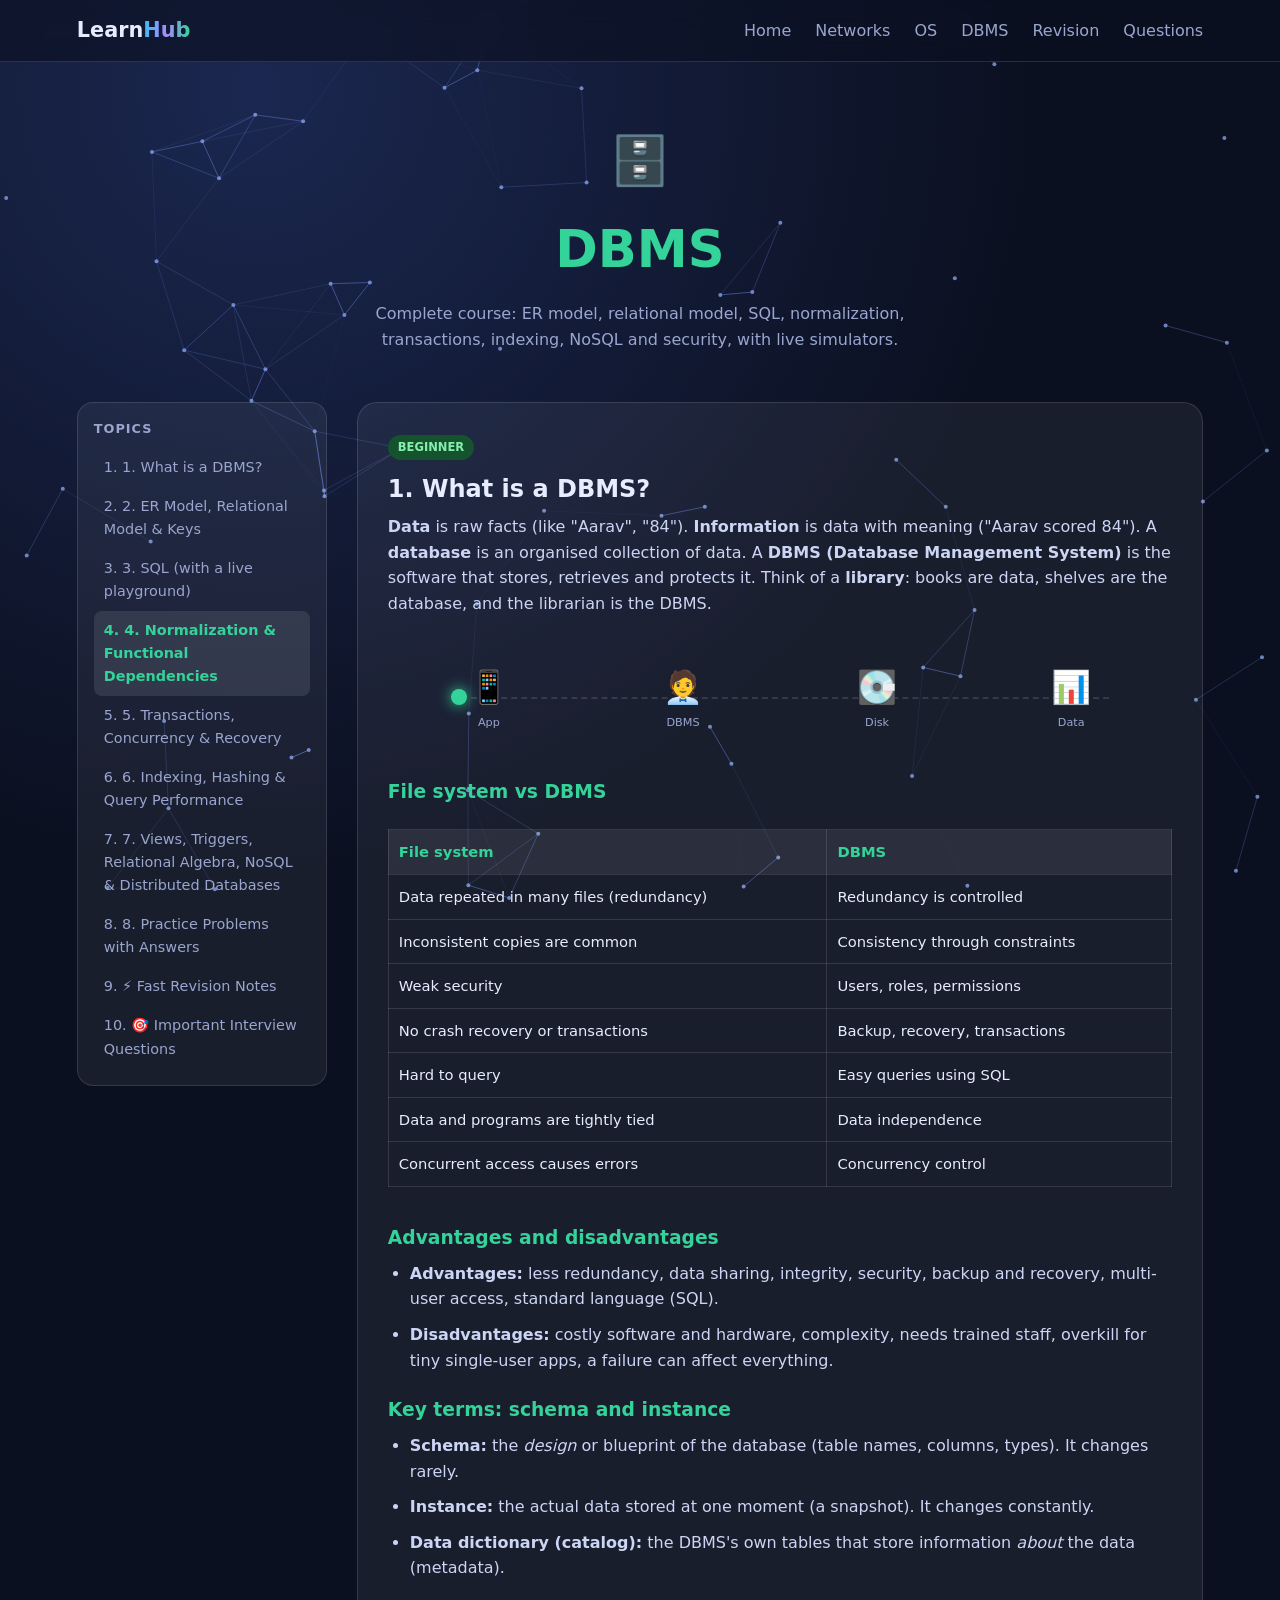
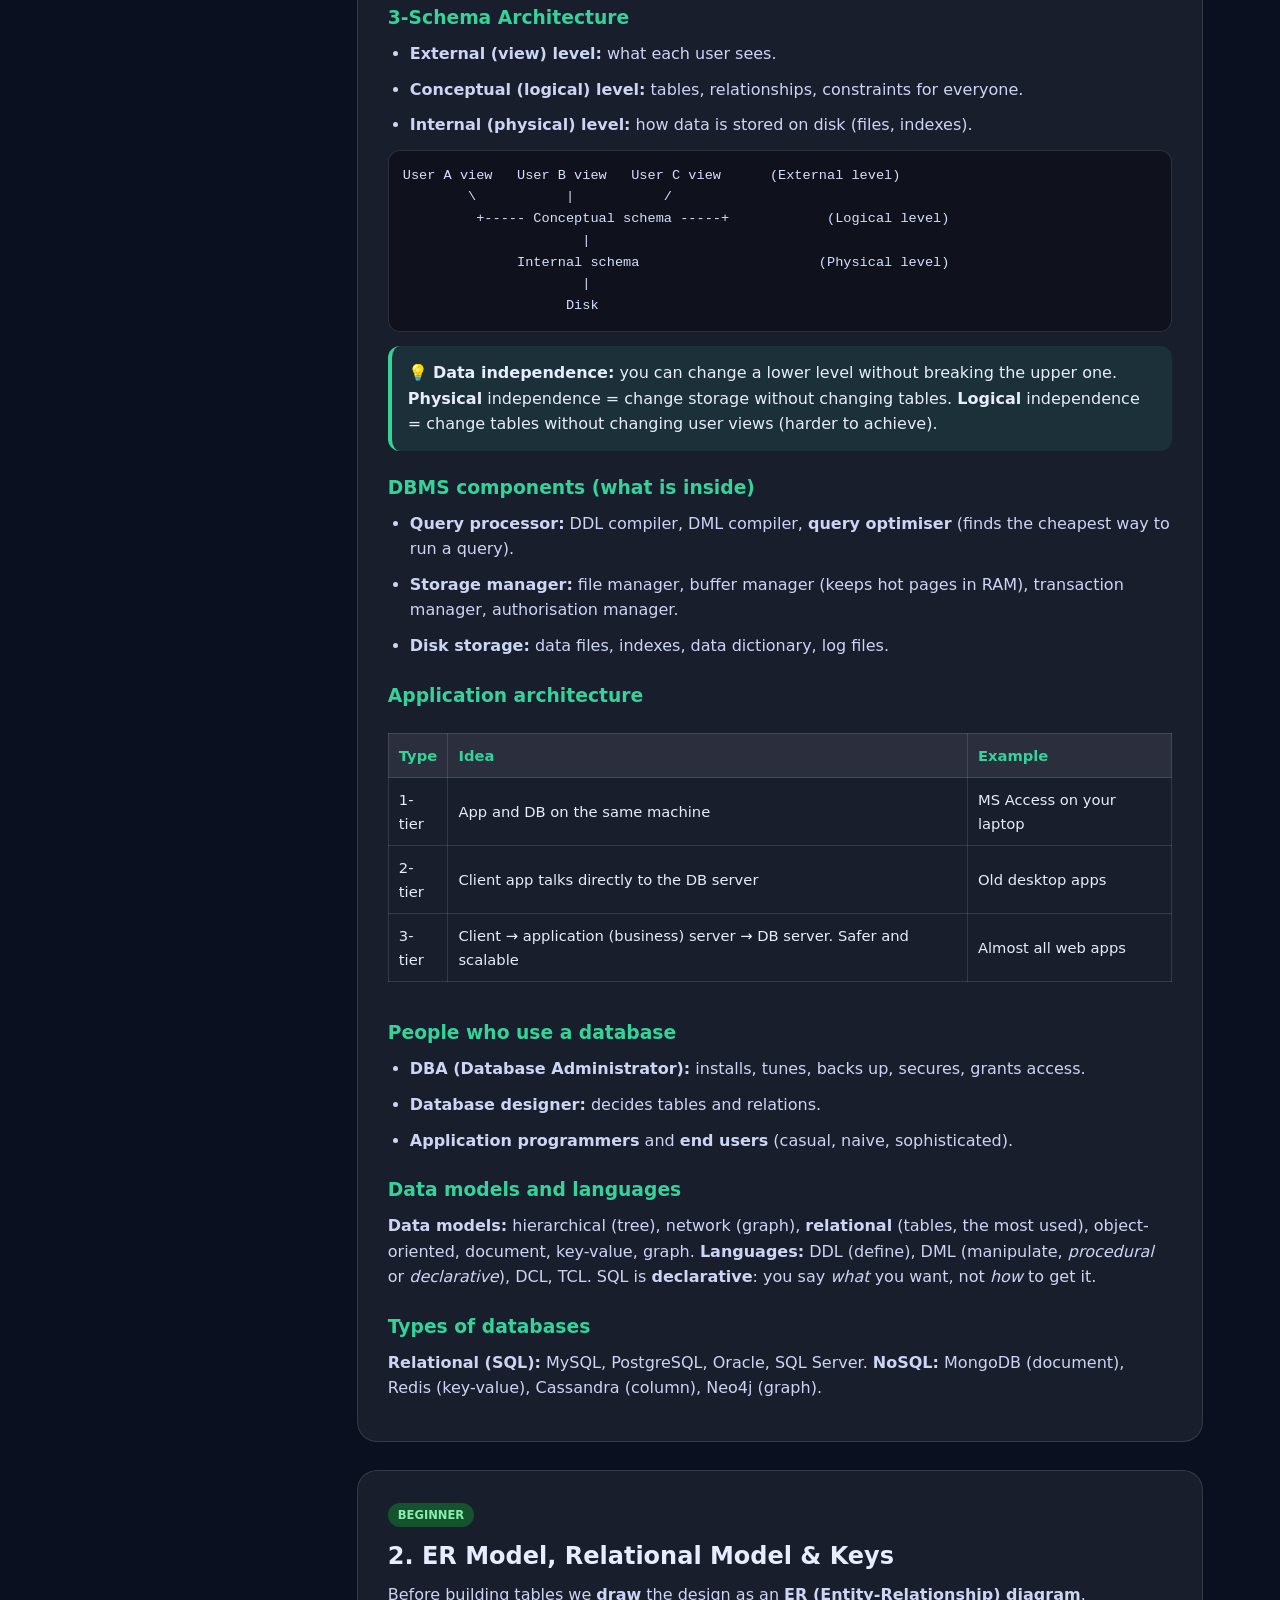
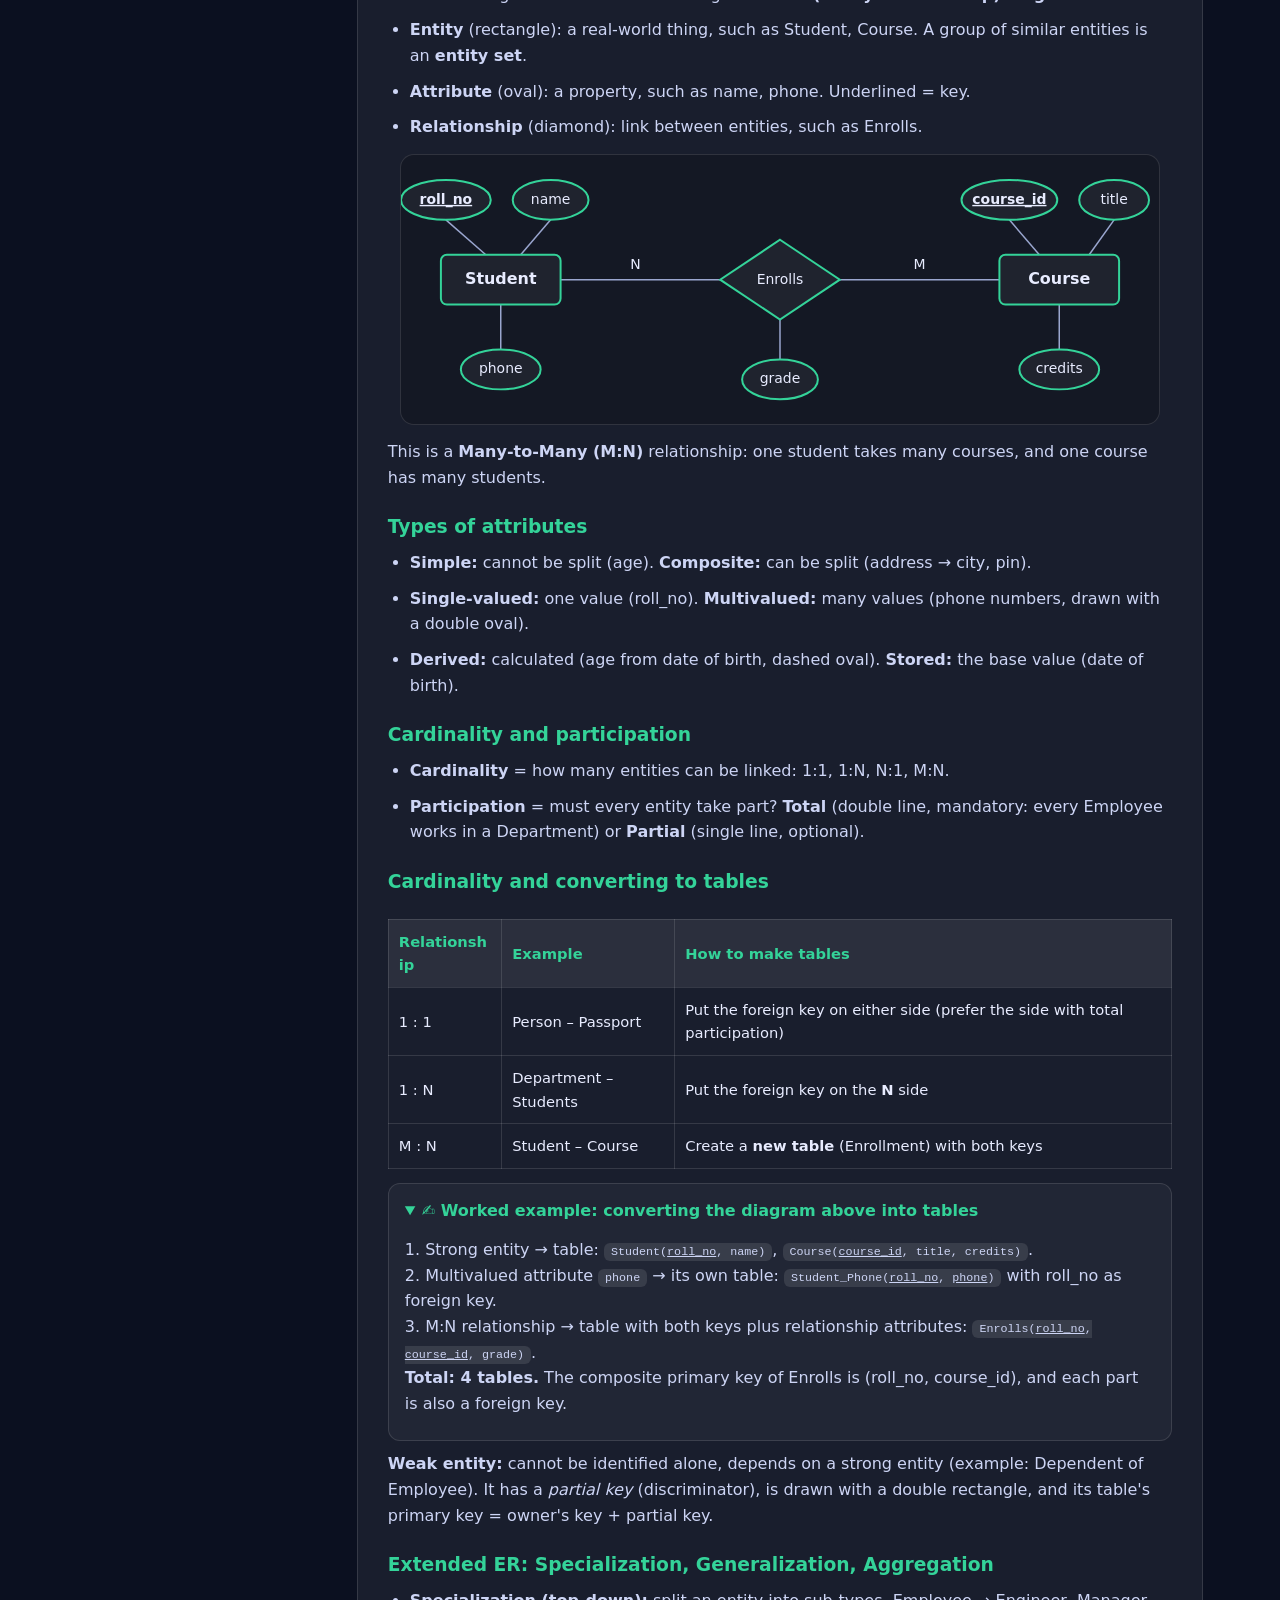
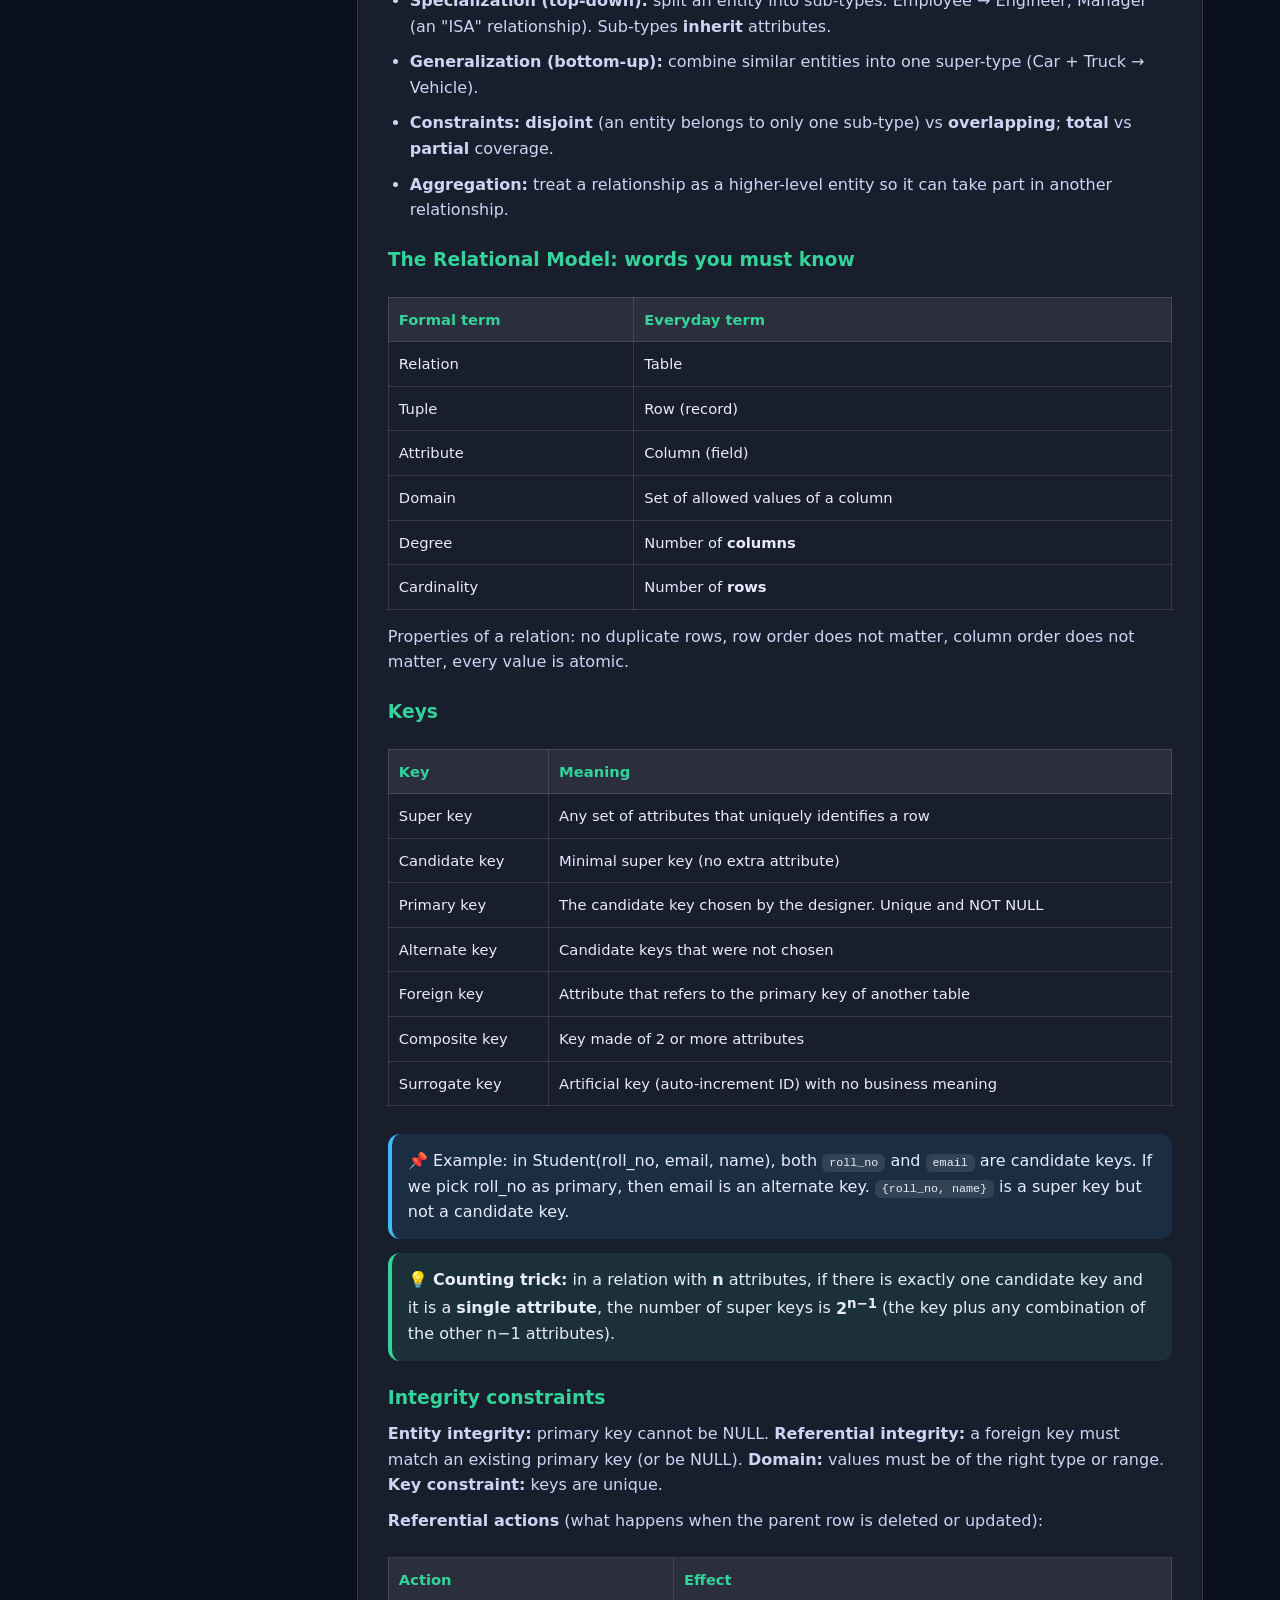
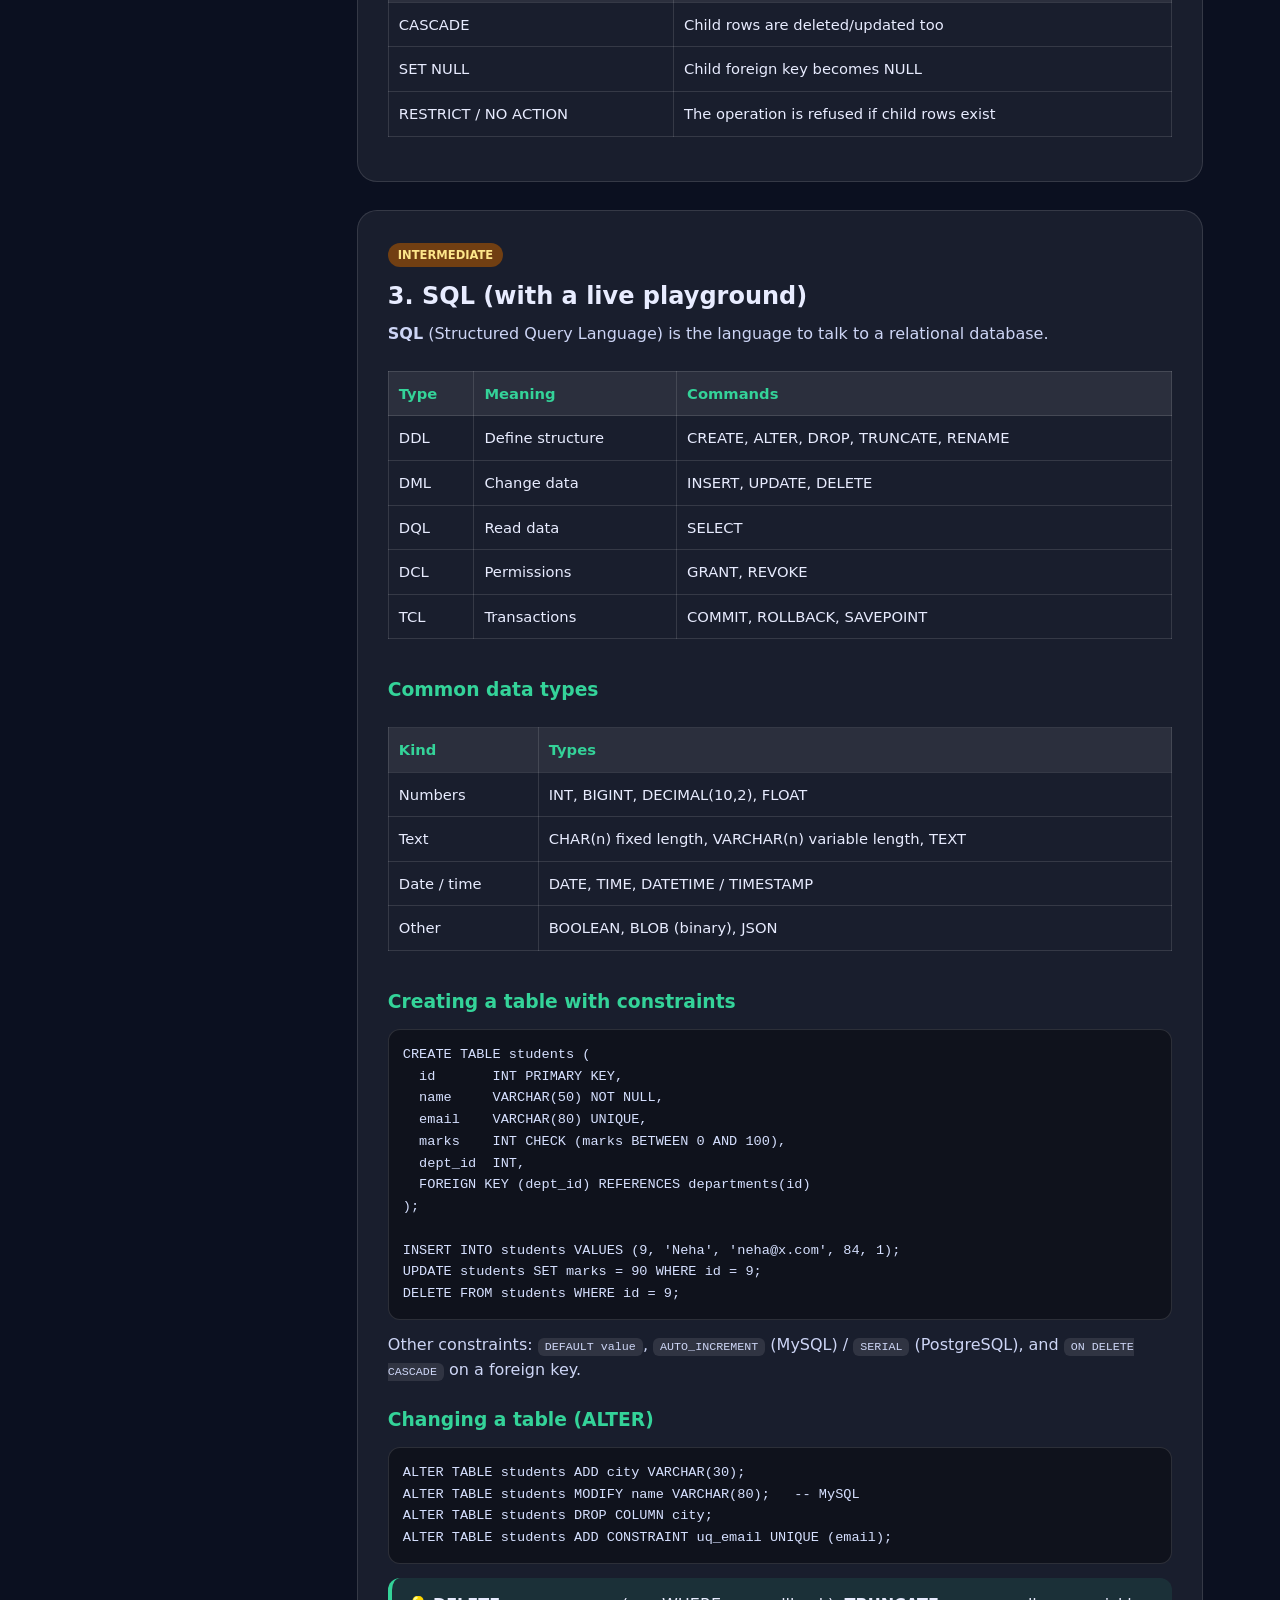
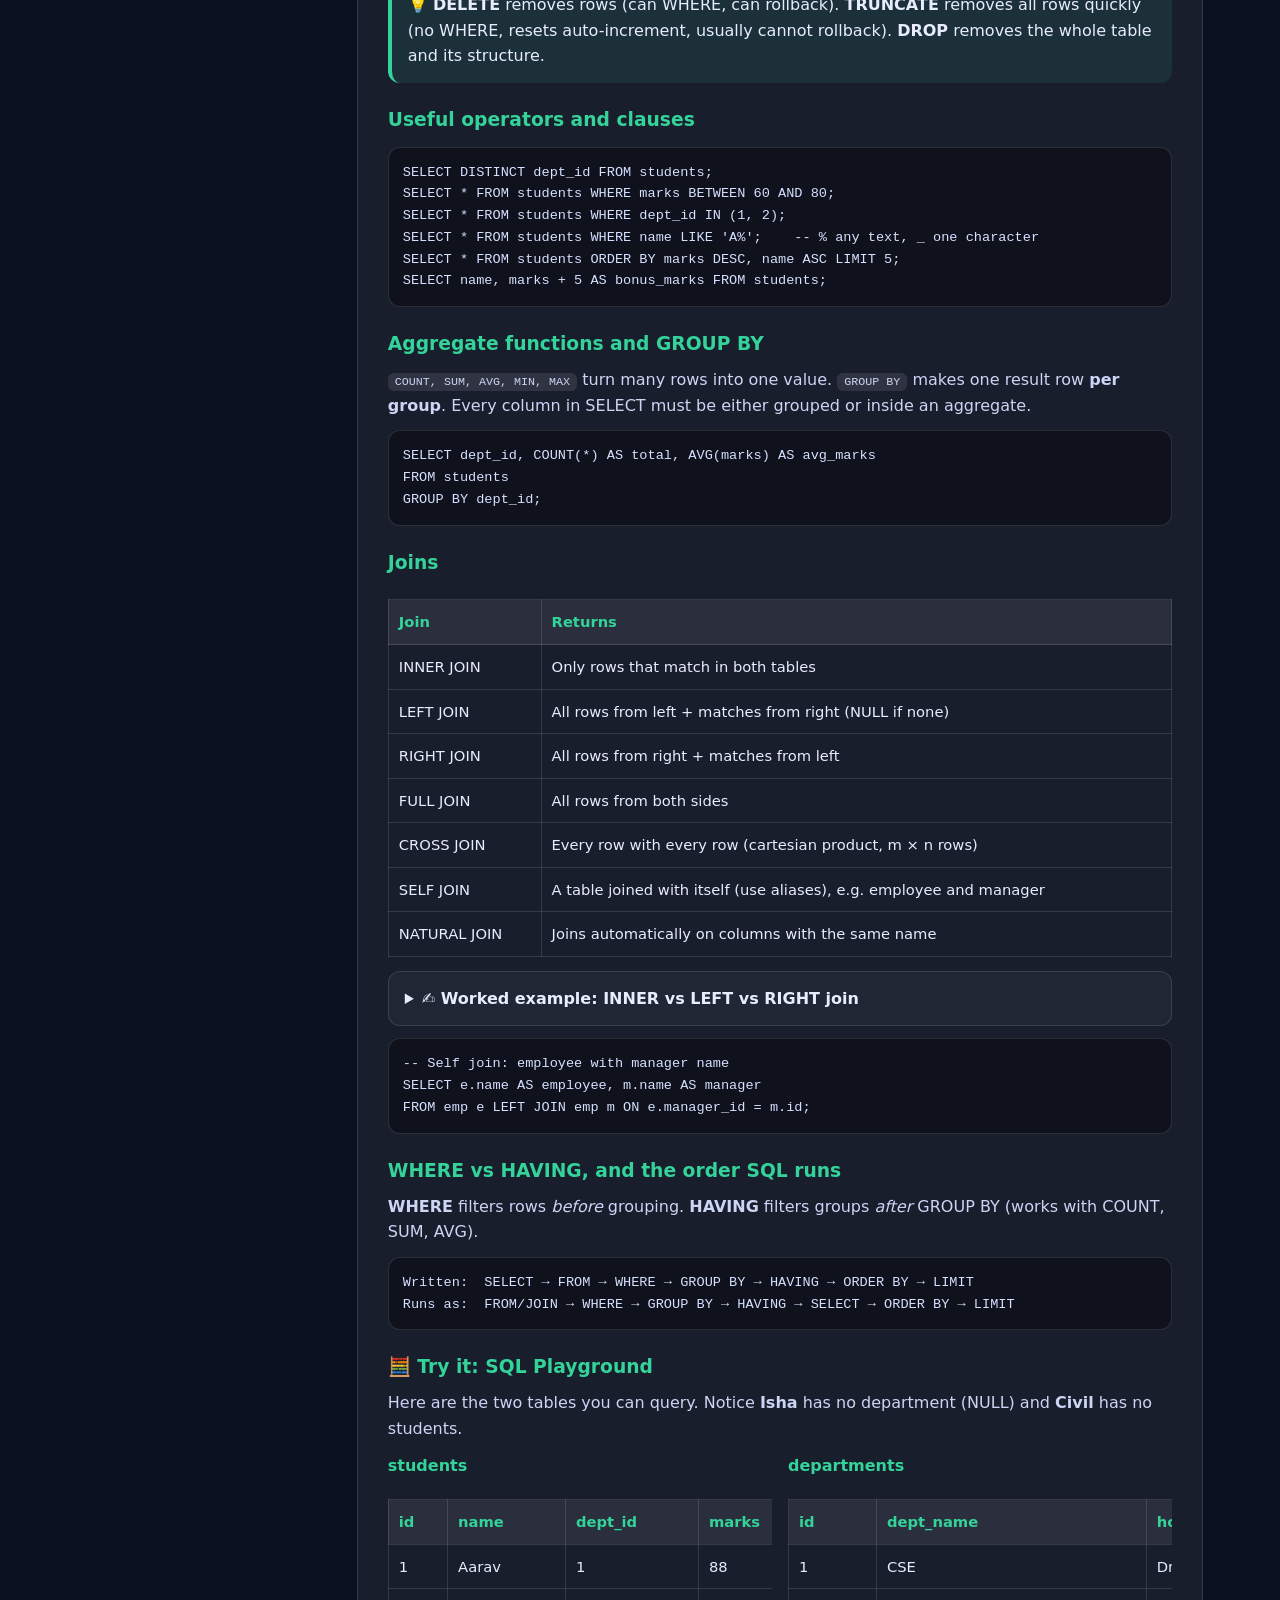
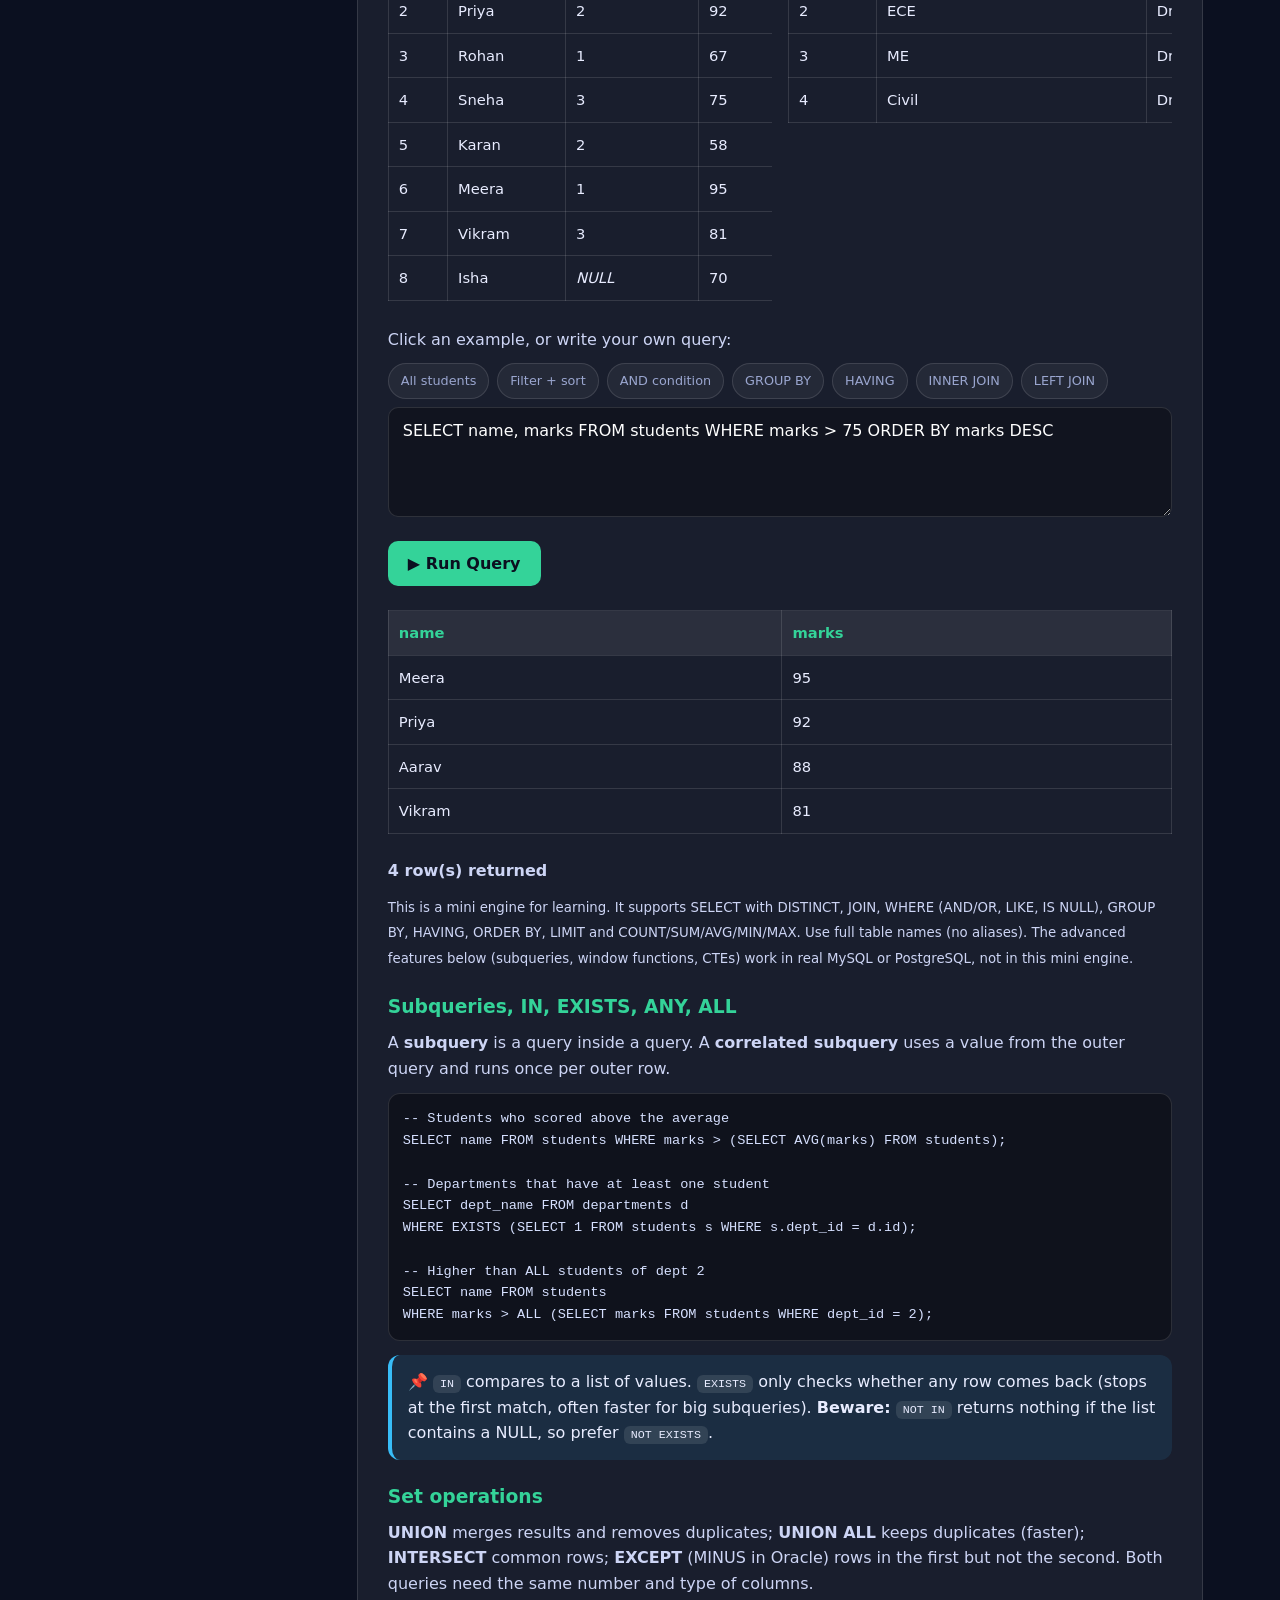
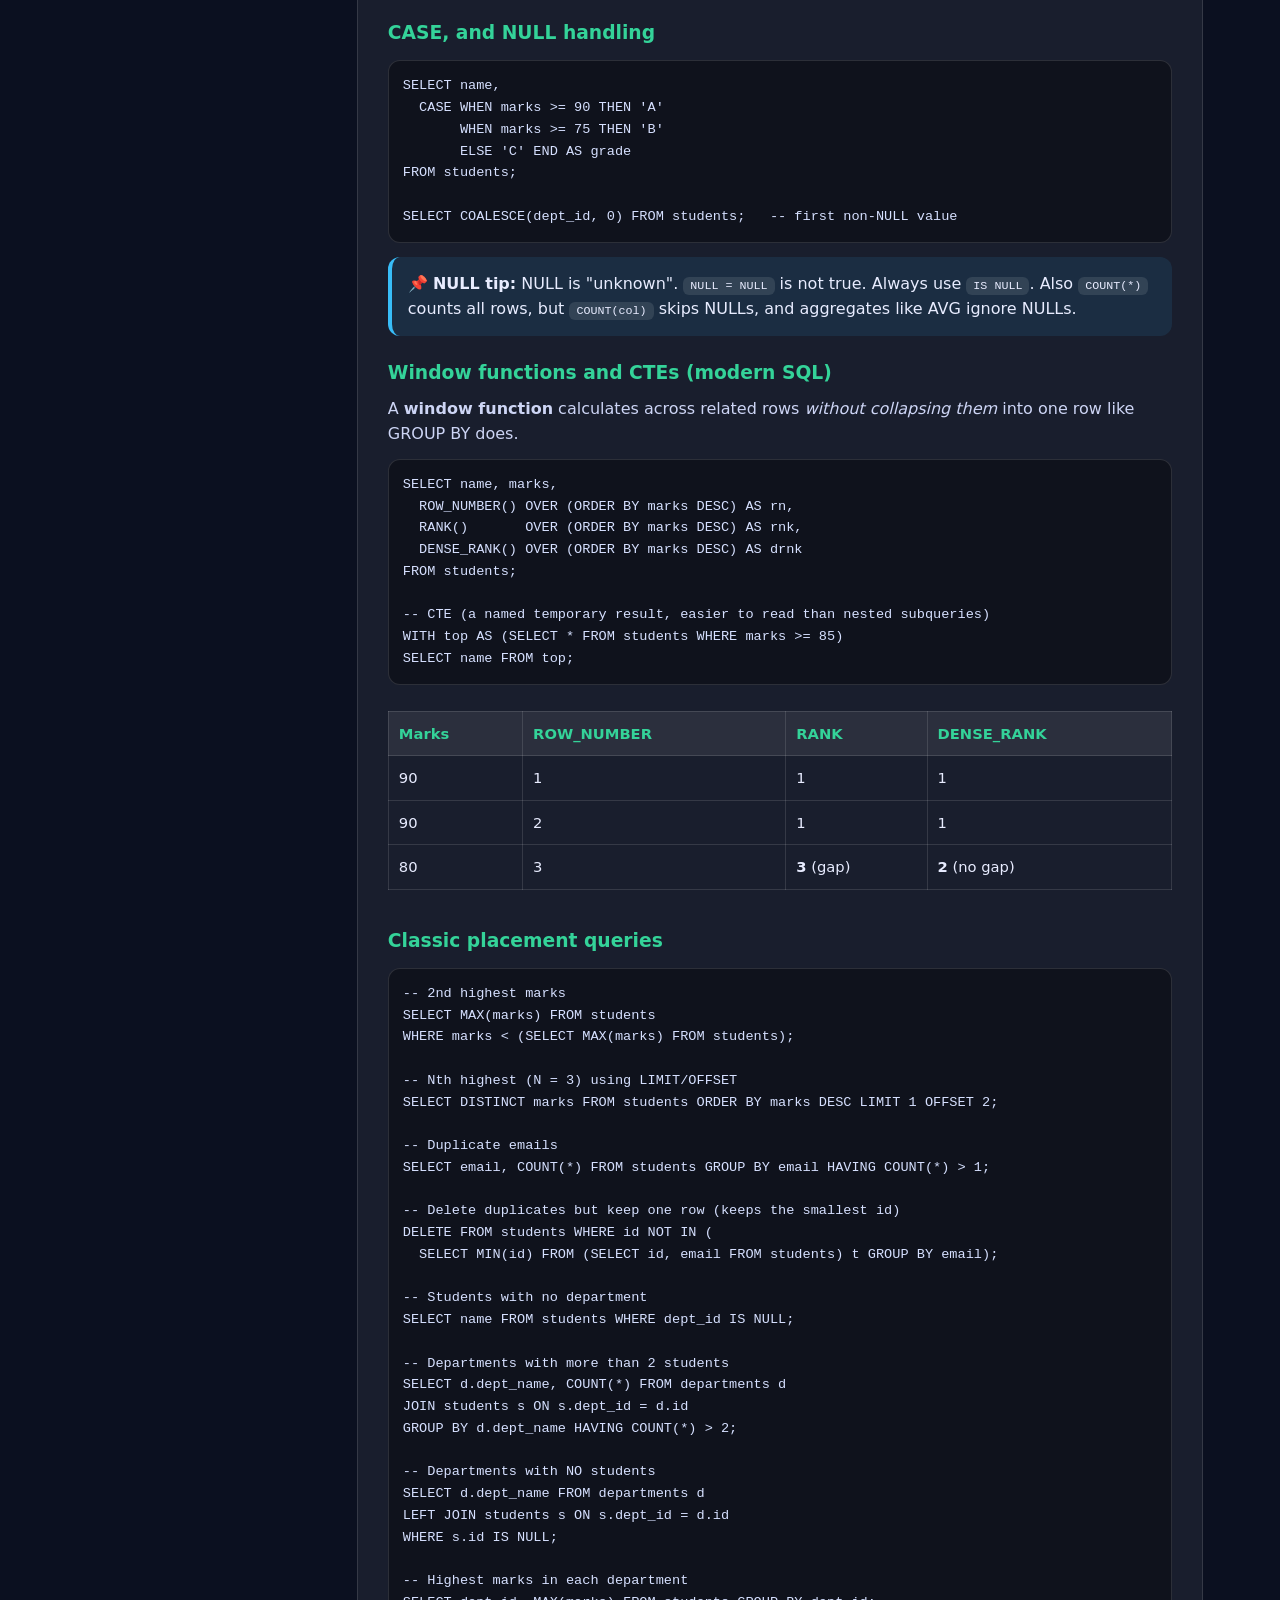
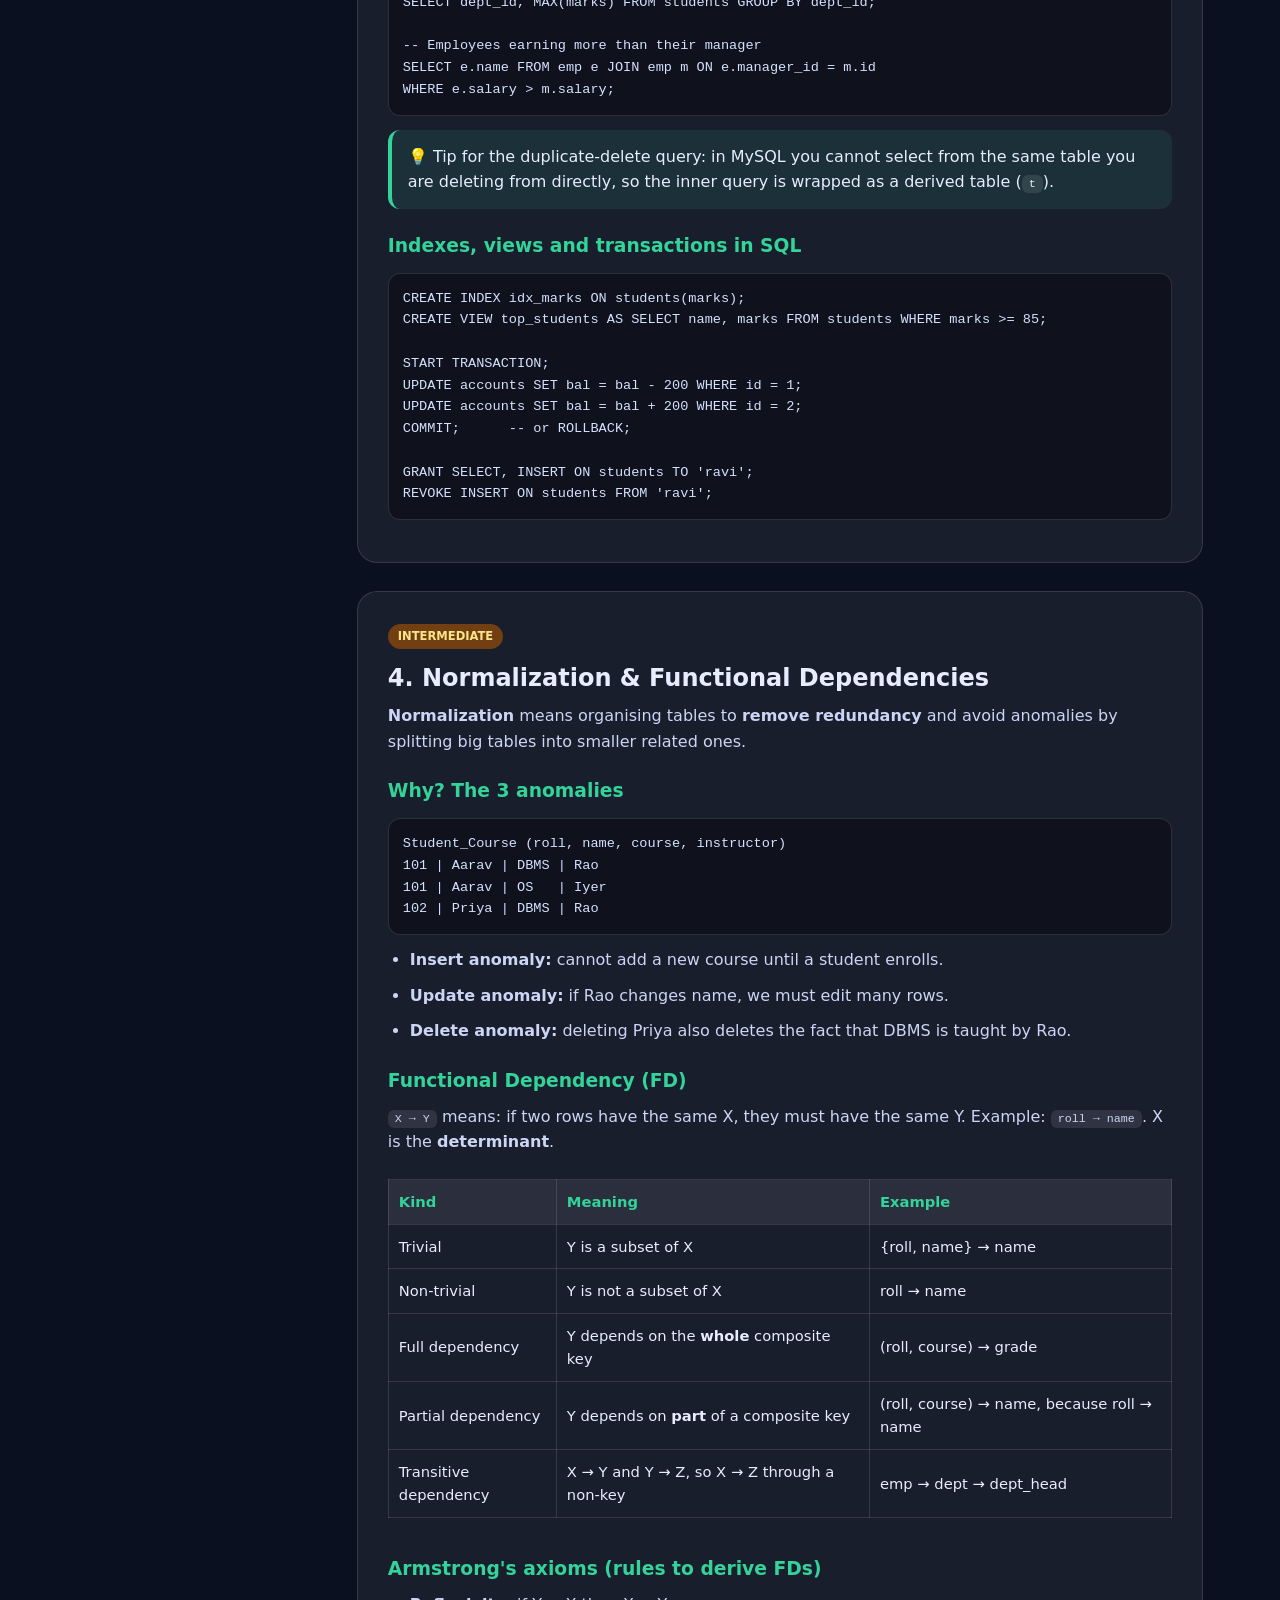
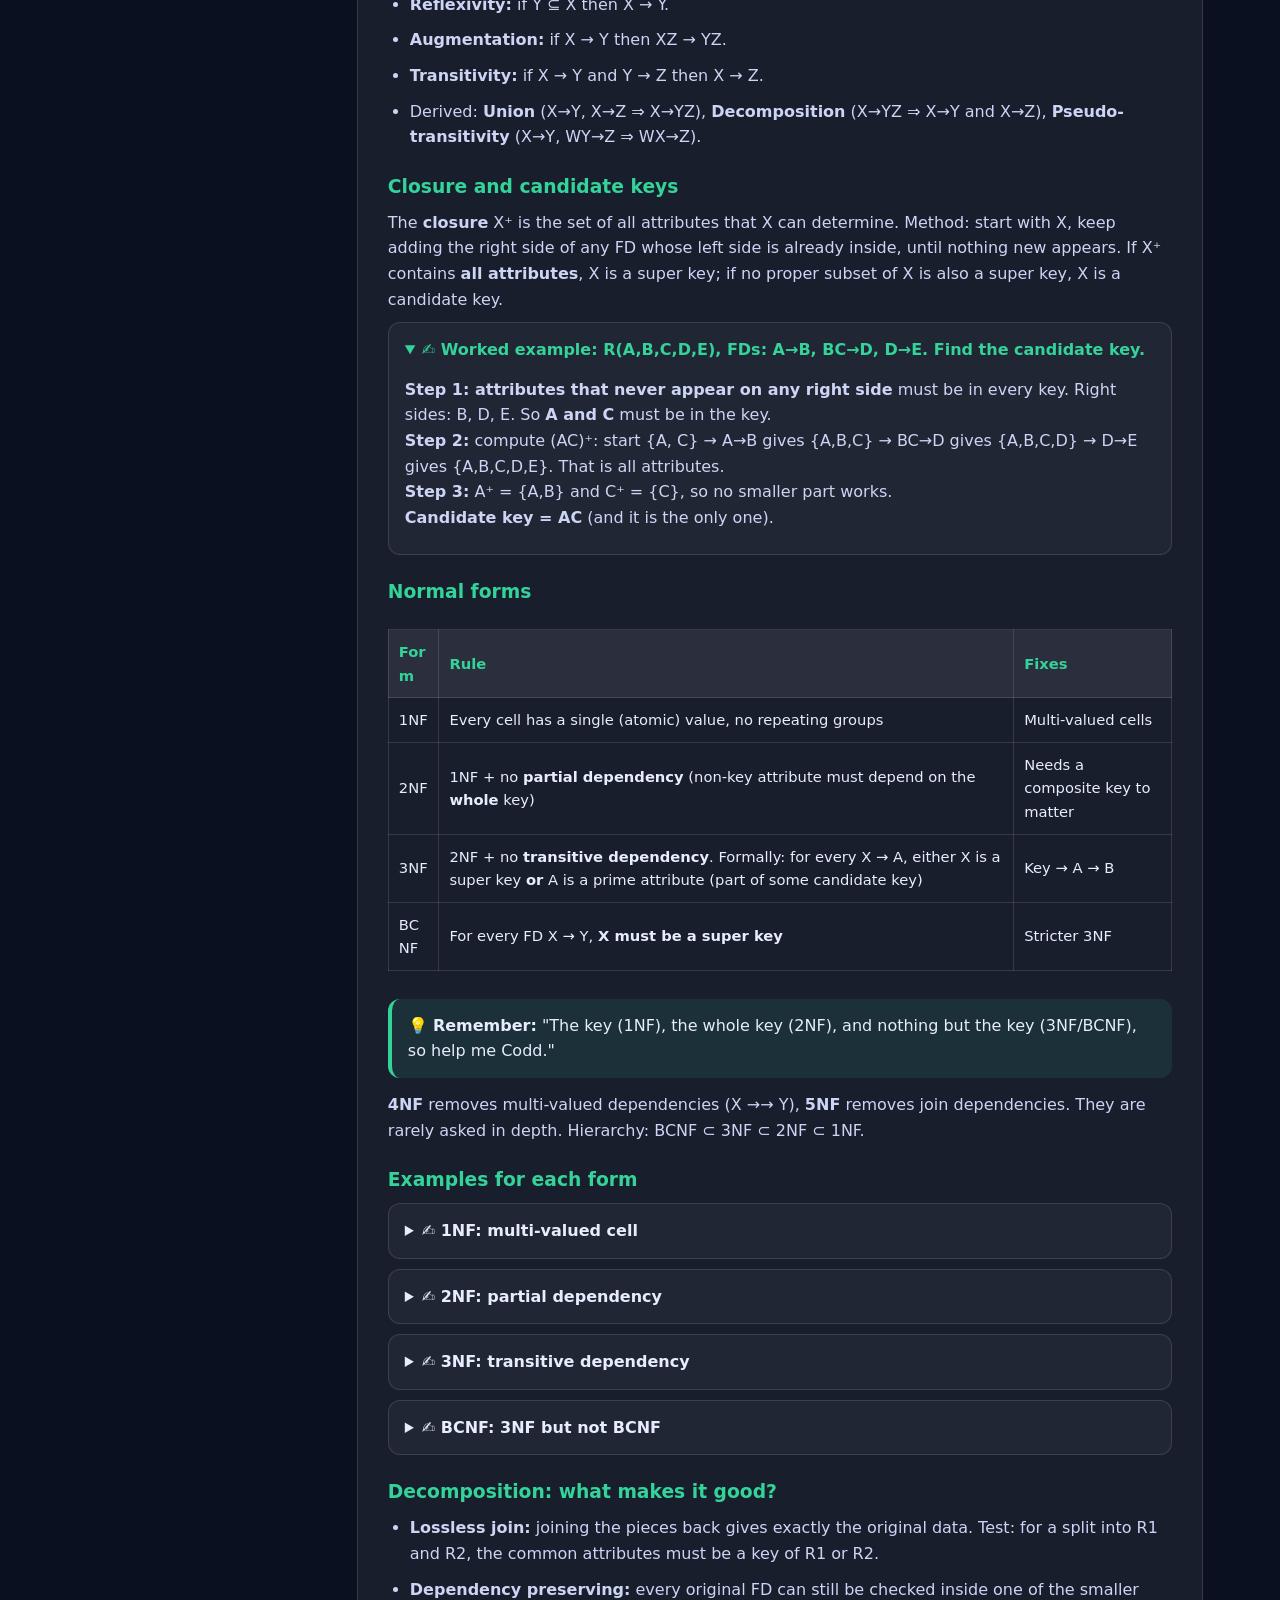
<file: learnhub/dbms.html>
<!DOCTYPE html>
<html lang="en">
<head>
  <meta charset="UTF-8">
  <meta name="viewport" content="width=device-width, initial-scale=1">
  <title>DBMS – LearnHub</title>
  <link rel="stylesheet" href="css/style.css">
</head>
<body class="db">
  <div id="progress"></div>
  <canvas id="bg"></canvas>

  <nav>
    <a href="index.html" class="logo">Learn<span>Hub</span></a>
    <button class="menu-btn">☰</button>
    <ul>
      <li><a href="index.html">Home</a></li>
      <li><a href="cn.html">Networks</a></li>
      <li><a href="os.html">OS</a></li>
      <li><a href="dbms.html">DBMS</a></li>
      <li><a href="#revision">Revision</a></li>
      <li><a href="#questions">Questions</a></li>
    </ul>
  </nav>

  <header class="page-hero">
    <div class="icon">🗄️</div>
    <h1>DBMS</h1>
    <p>Complete course: ER model, relational model, SQL, normalization, transactions, indexing, NoSQL and security, with live simulators.</p>
  </header>

  <div class="layout">
    <aside class="side" id="side"></aside>
    <main>

      <!-- ===================== 1. INTRO ===================== -->
      <section class="topic" id="intro">
        <span class="level l1">BEGINNER</span>
        <h2>1. What is a DBMS?</h2>
        <p><b>Data</b> is raw facts (like "Aarav", "84"). <b>Information</b> is data with meaning ("Aarav scored 84"). A <b>database</b> is an organised collection of data. A <b>DBMS (Database Management System)</b> is the software that stores, retrieves and protects it. Think of a <b>library</b>: books are data, shelves are the database, and the librarian is the DBMS.</p>
        <div class="path">
          <div class="node">📱<small>App</small></div>
          <div class="node">🧑‍💼<small>DBMS</small></div>
          <div class="node">💽<small>Disk</small></div>
          <div class="node">📊<small>Data</small></div>
          <div class="dot"></div>
        </div>

        <h3>File system vs DBMS</h3>
        <div class="tbl"><table>
          <tr><th>File system</th><th>DBMS</th></tr>
          <tr><td>Data repeated in many files (redundancy)</td><td>Redundancy is controlled</td></tr>
          <tr><td>Inconsistent copies are common</td><td>Consistency through constraints</td></tr>
          <tr><td>Weak security</td><td>Users, roles, permissions</td></tr>
          <tr><td>No crash recovery or transactions</td><td>Backup, recovery, transactions</td></tr>
          <tr><td>Hard to query</td><td>Easy queries using SQL</td></tr>
          <tr><td>Data and programs are tightly tied</td><td>Data independence</td></tr>
          <tr><td>Concurrent access causes errors</td><td>Concurrency control</td></tr>
        </table></div>

        <h3>Advantages and disadvantages</h3>
        <ul>
          <li><b>Advantages:</b> less redundancy, data sharing, integrity, security, backup and recovery, multi-user access, standard language (SQL).</li>
          <li><b>Disadvantages:</b> costly software and hardware, complexity, needs trained staff, overkill for tiny single-user apps, a failure can affect everything.</li>
        </ul>

        <h3>Key terms: schema and instance</h3>
        <ul>
          <li><b>Schema:</b> the <i>design</i> or blueprint of the database (table names, columns, types). It changes rarely.</li>
          <li><b>Instance:</b> the actual data stored at one moment (a snapshot). It changes constantly.</li>
          <li><b>Data dictionary (catalog):</b> the DBMS's own tables that store information <i>about</i> the data (metadata).</li>
        </ul>

        <h3>3-Schema Architecture</h3>
        <ul>
          <li><b>External (view) level:</b> what each user sees.</li>
          <li><b>Conceptual (logical) level:</b> tables, relationships, constraints for everyone.</li>
          <li><b>Internal (physical) level:</b> how data is stored on disk (files, indexes).</li>
        </ul>
<pre>User A view   User B view   User C view      (External level)
        \           |           /
         +----- Conceptual schema -----+            (Logical level)
                      |
              Internal schema                      (Physical level)
                      |
                    Disk</pre>
        <div class="tip">💡 <b>Data independence:</b> you can change a lower level without breaking the upper one. <b>Physical</b> independence = change storage without changing tables. <b>Logical</b> independence = change tables without changing user views (harder to achieve).</div>

        <h3>DBMS components (what is inside)</h3>
        <ul>
          <li><b>Query processor:</b> DDL compiler, DML compiler, <b>query optimiser</b> (finds the cheapest way to run a query).</li>
          <li><b>Storage manager:</b> file manager, buffer manager (keeps hot pages in RAM), transaction manager, authorisation manager.</li>
          <li><b>Disk storage:</b> data files, indexes, data dictionary, log files.</li>
        </ul>

        <h3>Application architecture</h3>
        <div class="tbl"><table>
          <tr><th>Type</th><th>Idea</th><th>Example</th></tr>
          <tr><td>1-tier</td><td>App and DB on the same machine</td><td>MS Access on your laptop</td></tr>
          <tr><td>2-tier</td><td>Client app talks directly to the DB server</td><td>Old desktop apps</td></tr>
          <tr><td>3-tier</td><td>Client → application (business) server → DB server. Safer and scalable</td><td>Almost all web apps</td></tr>
        </table></div>

        <h3>People who use a database</h3>
        <ul>
          <li><b>DBA (Database Administrator):</b> installs, tunes, backs up, secures, grants access.</li>
          <li><b>Database designer:</b> decides tables and relations.</li>
          <li><b>Application programmers</b> and <b>end users</b> (casual, naive, sophisticated).</li>
        </ul>

        <h3>Data models and languages</h3>
        <p><b>Data models:</b> hierarchical (tree), network (graph), <b>relational</b> (tables, the most used), object-oriented, document, key-value, graph. <b>Languages:</b> DDL (define), DML (manipulate, <i>procedural</i> or <i>declarative</i>), DCL, TCL. SQL is <b>declarative</b>: you say <i>what</i> you want, not <i>how</i> to get it.</p>

        <h3>Types of databases</h3>
        <p><b>Relational (SQL):</b> MySQL, PostgreSQL, Oracle, SQL Server. <b>NoSQL:</b> MongoDB (document), Redis (key-value), Cassandra (column), Neo4j (graph).</p>
      </section>

      <!-- ===================== 2. ER ===================== -->
      <section class="topic" id="er">
        <span class="level l1">BEGINNER</span>
        <h2>2. ER Model, Relational Model & Keys</h2>
        <p>Before building tables we <b>draw</b> the design as an <b>ER (Entity-Relationship) diagram</b>.</p>
        <ul>
          <li><b>Entity</b> (rectangle): a real-world thing, such as Student, Course. A group of similar entities is an <b>entity set</b>.</li>
          <li><b>Attribute</b> (oval): a property, such as name, phone. Underlined = key.</li>
          <li><b>Relationship</b> (diamond): link between entities, such as Enrolls.</li>
        </ul>
        <svg class="er" viewBox="0 0 760 270" role="img" aria-label="ER diagram of Student enrolls Course">
          <g>
            <line x1="160" y1="125" x2="320" y2="125"/><line x1="440" y1="125" x2="600" y2="125"/>
            <line x1="45" y1="65" x2="85" y2="100"/><line x1="150" y1="65" x2="120" y2="100"/><line x1="100" y1="195" x2="100" y2="150"/>
            <line x1="610" y1="65" x2="640" y2="100"/><line x1="715" y1="65" x2="690" y2="100"/><line x1="660" y1="195" x2="660" y2="150"/>
            <line x1="380" y1="205" x2="380" y2="165"/>
          </g>
          <rect x="40" y="100" width="120" height="50" rx="6"/><text class="ent" x="100" y="125">Student</text>
          <rect x="600" y="100" width="120" height="50" rx="6"/><text class="ent" x="660" y="125">Course</text>
          <polygon points="380,85 440,125 380,165 320,125"/><text x="380" y="125">Enrolls</text>
          <ellipse cx="45" cy="45" rx="45" ry="20"/><text class="key" x="45" y="45">roll_no</text>
          <ellipse cx="150" cy="45" rx="38" ry="20"/><text x="150" y="45">name</text>
          <ellipse cx="100" cy="215" rx="40" ry="20"/><text x="100" y="215">phone</text>
          <ellipse cx="610" cy="45" rx="48" ry="20"/><text class="key" x="610" y="45">course_id</text>
          <ellipse cx="715" cy="45" rx="35" ry="20"/><text x="715" y="45">title</text>
          <ellipse cx="660" cy="215" rx="40" ry="20"/><text x="660" y="215">credits</text>
          <ellipse cx="380" cy="225" rx="38" ry="20"/><text x="380" y="225">grade</text>
          <text x="235" y="110">N</text><text x="520" y="110">M</text>
        </svg>
        <p>This is a <b>Many-to-Many (M:N)</b> relationship: one student takes many courses, and one course has many students.</p>

        <h3>Types of attributes</h3>
        <ul>
          <li><b>Simple:</b> cannot be split (age). <b>Composite:</b> can be split (address → city, pin).</li>
          <li><b>Single-valued:</b> one value (roll_no). <b>Multivalued:</b> many values (phone numbers, drawn with a double oval).</li>
          <li><b>Derived:</b> calculated (age from date of birth, dashed oval). <b>Stored:</b> the base value (date of birth).</li>
        </ul>

        <h3>Cardinality and participation</h3>
        <ul>
          <li><b>Cardinality</b> = how many entities can be linked: 1:1, 1:N, N:1, M:N.</li>
          <li><b>Participation</b> = must every entity take part? <b>Total</b> (double line, mandatory: every Employee works in a Department) or <b>Partial</b> (single line, optional).</li>
        </ul>

        <h3>Cardinality and converting to tables</h3>
        <div class="tbl"><table>
          <tr><th>Relationship</th><th>Example</th><th>How to make tables</th></tr>
          <tr><td>1 : 1</td><td>Person – Passport</td><td>Put the foreign key on either side (prefer the side with total participation)</td></tr>
          <tr><td>1 : N</td><td>Department – Students</td><td>Put the foreign key on the <b>N</b> side</td></tr>
          <tr><td>M : N</td><td>Student – Course</td><td>Create a <b>new table</b> (Enrollment) with both keys</td></tr>
        </table></div>
        <details open><summary>✍️ Worked example: converting the diagram above into tables</summary>
          <p>1. Strong entity → table: <code>Student(<u>roll_no</u>, name)</code>, <code>Course(<u>course_id</u>, title, credits)</code>.<br>
          2. Multivalued attribute <code>phone</code> → its own table: <code>Student_Phone(<u>roll_no</u>, <u>phone</u>)</code> with roll_no as foreign key.<br>
          3. M:N relationship → table with both keys plus relationship attributes: <code>Enrolls(<u>roll_no</u>, <u>course_id</u>, grade)</code>.<br>
          <b>Total: 4 tables.</b> The composite primary key of Enrolls is (roll_no, course_id), and each part is also a foreign key.</p></details>

        <p><b>Weak entity:</b> cannot be identified alone, depends on a strong entity (example: Dependent of Employee). It has a <i>partial key</i> (discriminator), is drawn with a double rectangle, and its table's primary key = owner's key + partial key.</p>

        <h3>Extended ER: Specialization, Generalization, Aggregation</h3>
        <ul>
          <li><b>Specialization (top-down):</b> split an entity into sub-types. Employee → Engineer, Manager (an "ISA" relationship). Sub-types <b>inherit</b> attributes.</li>
          <li><b>Generalization (bottom-up):</b> combine similar entities into one super-type (Car + Truck → Vehicle).</li>
          <li><b>Constraints:</b> <b>disjoint</b> (an entity belongs to only one sub-type) vs <b>overlapping</b>; <b>total</b> vs <b>partial</b> coverage.</li>
          <li><b>Aggregation:</b> treat a relationship as a higher-level entity so it can take part in another relationship.</li>
        </ul>

        <h3>The Relational Model: words you must know</h3>
        <div class="tbl"><table>
          <tr><th>Formal term</th><th>Everyday term</th></tr>
          <tr><td>Relation</td><td>Table</td></tr>
          <tr><td>Tuple</td><td>Row (record)</td></tr>
          <tr><td>Attribute</td><td>Column (field)</td></tr>
          <tr><td>Domain</td><td>Set of allowed values of a column</td></tr>
          <tr><td>Degree</td><td>Number of <b>columns</b></td></tr>
          <tr><td>Cardinality</td><td>Number of <b>rows</b></td></tr>
        </table></div>
        <p>Properties of a relation: no duplicate rows, row order does not matter, column order does not matter, every value is atomic.</p>

        <h3>Keys</h3>
        <div class="tbl"><table>
          <tr><th>Key</th><th>Meaning</th></tr>
          <tr><td>Super key</td><td>Any set of attributes that uniquely identifies a row</td></tr>
          <tr><td>Candidate key</td><td>Minimal super key (no extra attribute)</td></tr>
          <tr><td>Primary key</td><td>The candidate key chosen by the designer. Unique and NOT NULL</td></tr>
          <tr><td>Alternate key</td><td>Candidate keys that were not chosen</td></tr>
          <tr><td>Foreign key</td><td>Attribute that refers to the primary key of another table</td></tr>
          <tr><td>Composite key</td><td>Key made of 2 or more attributes</td></tr>
          <tr><td>Surrogate key</td><td>Artificial key (auto-increment ID) with no business meaning</td></tr>
        </table></div>
        <div class="note">📌 Example: in Student(roll_no, email, name), both <code>roll_no</code> and <code>email</code> are candidate keys. If we pick roll_no as primary, then email is an alternate key. <code>{roll_no, name}</code> is a super key but not a candidate key.</div>
        <div class="tip">💡 <b>Counting trick:</b> in a relation with <b>n</b> attributes, if there is exactly one candidate key and it is a <b>single attribute</b>, the number of super keys is <b>2<sup>n−1</sup></b> (the key plus any combination of the other n−1 attributes).</div>

        <h3>Integrity constraints</h3>
        <p><b>Entity integrity:</b> primary key cannot be NULL. <b>Referential integrity:</b> a foreign key must match an existing primary key (or be NULL). <b>Domain:</b> values must be of the right type or range. <b>Key constraint:</b> keys are unique.</p>
        <p><b>Referential actions</b> (what happens when the parent row is deleted or updated):</p>
        <div class="tbl"><table>
          <tr><th>Action</th><th>Effect</th></tr>
          <tr><td>CASCADE</td><td>Child rows are deleted/updated too</td></tr>
          <tr><td>SET NULL</td><td>Child foreign key becomes NULL</td></tr>
          <tr><td>RESTRICT / NO ACTION</td><td>The operation is refused if child rows exist</td></tr>
        </table></div>
      </section>

      <!-- ===================== 3. SQL ===================== -->
      <section class="topic" id="sql">
        <span class="level l2">INTERMEDIATE</span>
        <h2>3. SQL (with a live playground)</h2>
        <p><b>SQL</b> (Structured Query Language) is the language to talk to a relational database.</p>
        <div class="tbl"><table>
          <tr><th>Type</th><th>Meaning</th><th>Commands</th></tr>
          <tr><td>DDL</td><td>Define structure</td><td>CREATE, ALTER, DROP, TRUNCATE, RENAME</td></tr>
          <tr><td>DML</td><td>Change data</td><td>INSERT, UPDATE, DELETE</td></tr>
          <tr><td>DQL</td><td>Read data</td><td>SELECT</td></tr>
          <tr><td>DCL</td><td>Permissions</td><td>GRANT, REVOKE</td></tr>
          <tr><td>TCL</td><td>Transactions</td><td>COMMIT, ROLLBACK, SAVEPOINT</td></tr>
        </table></div>

        <h3>Common data types</h3>
        <div class="tbl"><table>
          <tr><th>Kind</th><th>Types</th></tr>
          <tr><td>Numbers</td><td>INT, BIGINT, DECIMAL(10,2), FLOAT</td></tr>
          <tr><td>Text</td><td>CHAR(n) fixed length, VARCHAR(n) variable length, TEXT</td></tr>
          <tr><td>Date / time</td><td>DATE, TIME, DATETIME / TIMESTAMP</td></tr>
          <tr><td>Other</td><td>BOOLEAN, BLOB (binary), JSON</td></tr>
        </table></div>

        <h3>Creating a table with constraints</h3>
<pre>CREATE TABLE students (
  id       INT PRIMARY KEY,
  name     VARCHAR(50) NOT NULL,
  email    VARCHAR(80) UNIQUE,
  marks    INT CHECK (marks BETWEEN 0 AND 100),
  dept_id  INT,
  FOREIGN KEY (dept_id) REFERENCES departments(id)
);

INSERT INTO students VALUES (9, 'Neha', 'neha@x.com', 84, 1);
UPDATE students SET marks = 90 WHERE id = 9;
DELETE FROM students WHERE id = 9;</pre>
        <p>Other constraints: <code>DEFAULT value</code>, <code>AUTO_INCREMENT</code> (MySQL) / <code>SERIAL</code> (PostgreSQL), and <code>ON DELETE CASCADE</code> on a foreign key.</p>

        <h3>Changing a table (ALTER)</h3>
<pre>ALTER TABLE students ADD city VARCHAR(30);
ALTER TABLE students MODIFY name VARCHAR(80);   -- MySQL
ALTER TABLE students DROP COLUMN city;
ALTER TABLE students ADD CONSTRAINT uq_email UNIQUE (email);</pre>
        <div class="tip">💡 <b>DELETE</b> removes rows (can WHERE, can rollback). <b>TRUNCATE</b> removes all rows quickly (no WHERE, resets auto-increment, usually cannot rollback). <b>DROP</b> removes the whole table and its structure.</div>

        <h3>Useful operators and clauses</h3>
<pre>SELECT DISTINCT dept_id FROM students;
SELECT * FROM students WHERE marks BETWEEN 60 AND 80;
SELECT * FROM students WHERE dept_id IN (1, 2);
SELECT * FROM students WHERE name LIKE 'A%';    -- % any text, _ one character
SELECT * FROM students ORDER BY marks DESC, name ASC LIMIT 5;
SELECT name, marks + 5 AS bonus_marks FROM students;</pre>

        <h3>Aggregate functions and GROUP BY</h3>
        <p><code>COUNT, SUM, AVG, MIN, MAX</code> turn many rows into one value. <code>GROUP BY</code> makes one result row <b>per group</b>. Every column in SELECT must be either grouped or inside an aggregate.</p>
<pre>SELECT dept_id, COUNT(*) AS total, AVG(marks) AS avg_marks
FROM students
GROUP BY dept_id;</pre>

        <h3>Joins</h3>
        <div class="tbl"><table>
          <tr><th>Join</th><th>Returns</th></tr>
          <tr><td>INNER JOIN</td><td>Only rows that match in both tables</td></tr>
          <tr><td>LEFT JOIN</td><td>All rows from left + matches from right (NULL if none)</td></tr>
          <tr><td>RIGHT JOIN</td><td>All rows from right + matches from left</td></tr>
          <tr><td>FULL JOIN</td><td>All rows from both sides</td></tr>
          <tr><td>CROSS JOIN</td><td>Every row with every row (cartesian product, m × n rows)</td></tr>
          <tr><td>SELF JOIN</td><td>A table joined with itself (use aliases), e.g. employee and manager</td></tr>
          <tr><td>NATURAL JOIN</td><td>Joins automatically on columns with the same name</td></tr>
        </table></div>
        <details><summary>✍️ Worked example: INNER vs LEFT vs RIGHT join</summary>
          <p><b>students:</b> (Aarav, dept 1), (Priya, dept 2), (Isha, NULL)<br>
          <b>departments:</b> (1, CSE), (2, ECE), (3, Civil)<br><br>
          <b>INNER JOIN</b> on dept id → Aarav–CSE, Priya–ECE (2 rows). Isha has no match and Civil has no match, so both are dropped.<br>
          <b>LEFT JOIN</b> (students on the left) → Aarav–CSE, Priya–ECE, <b>Isha–NULL</b> (3 rows).<br>
          <b>RIGHT JOIN</b> → Aarav–CSE, Priya–ECE, <b>NULL–Civil</b> (3 rows).<br>
          <b>FULL JOIN</b> → all 4 distinct combos above (Isha–NULL and NULL–Civil both appear).</p></details>
<pre>-- Self join: employee with manager name
SELECT e.name AS employee, m.name AS manager
FROM emp e LEFT JOIN emp m ON e.manager_id = m.id;</pre>

        <h3>WHERE vs HAVING, and the order SQL runs</h3>
        <p><b>WHERE</b> filters rows <i>before</i> grouping. <b>HAVING</b> filters groups <i>after</i> GROUP BY (works with COUNT, SUM, AVG).</p>
<pre>Written:  SELECT → FROM → WHERE → GROUP BY → HAVING → ORDER BY → LIMIT
Runs as:  FROM/JOIN → WHERE → GROUP BY → HAVING → SELECT → ORDER BY → LIMIT</pre>

        <h3>🧮 Try it: SQL Playground</h3>
        <p>Here are the two tables you can query. Notice <b>Isha</b> has no department (NULL) and <b>Civil</b> has no students.</p>
        <div class="two" id="db-tables"></div>
        <p>Click an example, or write your own query:</p>
        <div class="sq">
          <button onclick="setSQL(0)">All students</button>
          <button onclick="setSQL(1)">Filter + sort</button>
          <button onclick="setSQL(6)">AND condition</button>
          <button onclick="setSQL(2)">GROUP BY</button>
          <button onclick="setSQL(5)">HAVING</button>
          <button onclick="setSQL(3)">INNER JOIN</button>
          <button onclick="setSQL(4)">LEFT JOIN</button>
        </div>
        <textarea id="sql-in">SELECT name, marks FROM students WHERE marks > 75 ORDER BY marks DESC</textarea>
        <div class="ctl"><button class="btn2" onclick="runSQL()">▶ Run Query</button></div>
        <div id="sql-out"></div>
        <p><small>This is a mini engine for learning. It supports SELECT with DISTINCT, JOIN, WHERE (AND/OR, LIKE, IS NULL), GROUP BY, HAVING, ORDER BY, LIMIT and COUNT/SUM/AVG/MIN/MAX. Use full table names (no aliases). The advanced features below (subqueries, window functions, CTEs) work in real MySQL or PostgreSQL, not in this mini engine.</small></p>

        <h3>Subqueries, IN, EXISTS, ANY, ALL</h3>
        <p>A <b>subquery</b> is a query inside a query. A <b>correlated subquery</b> uses a value from the outer query and runs once per outer row.</p>
<pre>-- Students who scored above the average
SELECT name FROM students WHERE marks &gt; (SELECT AVG(marks) FROM students);

-- Departments that have at least one student
SELECT dept_name FROM departments d
WHERE EXISTS (SELECT 1 FROM students s WHERE s.dept_id = d.id);

-- Higher than ALL students of dept 2
SELECT name FROM students
WHERE marks &gt; ALL (SELECT marks FROM students WHERE dept_id = 2);</pre>
        <div class="note">📌 <code>IN</code> compares to a list of values. <code>EXISTS</code> only checks whether any row comes back (stops at the first match, often faster for big subqueries). <b>Beware:</b> <code>NOT IN</code> returns nothing if the list contains a NULL, so prefer <code>NOT EXISTS</code>.</div>

        <h3>Set operations</h3>
        <p><b>UNION</b> merges results and removes duplicates; <b>UNION ALL</b> keeps duplicates (faster); <b>INTERSECT</b> common rows; <b>EXCEPT</b> (MINUS in Oracle) rows in the first but not the second. Both queries need the same number and type of columns.</p>

        <h3>CASE, and NULL handling</h3>
<pre>SELECT name,
  CASE WHEN marks &gt;= 90 THEN 'A'
       WHEN marks &gt;= 75 THEN 'B'
       ELSE 'C' END AS grade
FROM students;

SELECT COALESCE(dept_id, 0) FROM students;   -- first non-NULL value</pre>
        <div class="note">📌 <b>NULL tip:</b> NULL is "unknown". <code>NULL = NULL</code> is not true. Always use <code>IS NULL</code>. Also <code>COUNT(*)</code> counts all rows, but <code>COUNT(col)</code> skips NULLs, and aggregates like AVG ignore NULLs.</div>

        <h3>Window functions and CTEs (modern SQL)</h3>
        <p>A <b>window function</b> calculates across related rows <i>without collapsing them</i> into one row like GROUP BY does.</p>
<pre>SELECT name, marks,
  ROW_NUMBER() OVER (ORDER BY marks DESC) AS rn,
  RANK()       OVER (ORDER BY marks DESC) AS rnk,
  DENSE_RANK() OVER (ORDER BY marks DESC) AS drnk
FROM students;

-- CTE (a named temporary result, easier to read than nested subqueries)
WITH top AS (SELECT * FROM students WHERE marks &gt;= 85)
SELECT name FROM top;</pre>
        <div class="tbl"><table>
          <tr><th>Marks</th><th>ROW_NUMBER</th><th>RANK</th><th>DENSE_RANK</th></tr>
          <tr><td>90</td><td>1</td><td>1</td><td>1</td></tr>
          <tr><td>90</td><td>2</td><td>1</td><td>1</td></tr>
          <tr><td>80</td><td>3</td><td><b>3</b> (gap)</td><td><b>2</b> (no gap)</td></tr>
        </table></div>

        <h3>Classic placement queries</h3>
<pre>-- 2nd highest marks
SELECT MAX(marks) FROM students
WHERE marks &lt; (SELECT MAX(marks) FROM students);

-- Nth highest (N = 3) using LIMIT/OFFSET
SELECT DISTINCT marks FROM students ORDER BY marks DESC LIMIT 1 OFFSET 2;

-- Duplicate emails
SELECT email, COUNT(*) FROM students GROUP BY email HAVING COUNT(*) &gt; 1;

-- Delete duplicates but keep one row (keeps the smallest id)
DELETE FROM students WHERE id NOT IN (
  SELECT MIN(id) FROM (SELECT id, email FROM students) t GROUP BY email);

-- Students with no department
SELECT name FROM students WHERE dept_id IS NULL;

-- Departments with more than 2 students
SELECT d.dept_name, COUNT(*) FROM departments d
JOIN students s ON s.dept_id = d.id
GROUP BY d.dept_name HAVING COUNT(*) &gt; 2;

-- Departments with NO students
SELECT d.dept_name FROM departments d
LEFT JOIN students s ON s.dept_id = d.id
WHERE s.id IS NULL;

-- Highest marks in each department
SELECT dept_id, MAX(marks) FROM students GROUP BY dept_id;

-- Employees earning more than their manager
SELECT e.name FROM emp e JOIN emp m ON e.manager_id = m.id
WHERE e.salary &gt; m.salary;</pre>
        <div class="tip">💡 Tip for the duplicate-delete query: in MySQL you cannot select from the same table you are deleting from directly, so the inner query is wrapped as a derived table (<code>t</code>).</div>

        <h3>Indexes, views and transactions in SQL</h3>
<pre>CREATE INDEX idx_marks ON students(marks);
CREATE VIEW top_students AS SELECT name, marks FROM students WHERE marks &gt;= 85;

START TRANSACTION;
UPDATE accounts SET bal = bal - 200 WHERE id = 1;
UPDATE accounts SET bal = bal + 200 WHERE id = 2;
COMMIT;      -- or ROLLBACK;

GRANT SELECT, INSERT ON students TO 'ravi';
REVOKE INSERT ON students FROM 'ravi';</pre>
      </section>

      <!-- ===================== 4. NORMALIZATION ===================== -->
      <section class="topic" id="normalization">
        <span class="level l2">INTERMEDIATE</span>
        <h2>4. Normalization & Functional Dependencies</h2>
        <p><b>Normalization</b> means organising tables to <b>remove redundancy</b> and avoid anomalies by splitting big tables into smaller related ones.</p>
        <h3>Why? The 3 anomalies</h3>
<pre>Student_Course (roll, name, course, instructor)
101 | Aarav | DBMS | Rao
101 | Aarav | OS   | Iyer
102 | Priya | DBMS | Rao</pre>
        <ul>
          <li><b>Insert anomaly:</b> cannot add a new course until a student enrolls.</li>
          <li><b>Update anomaly:</b> if Rao changes name, we must edit many rows.</li>
          <li><b>Delete anomaly:</b> deleting Priya also deletes the fact that DBMS is taught by Rao.</li>
        </ul>

        <h3>Functional Dependency (FD)</h3>
        <p><code>X → Y</code> means: if two rows have the same X, they must have the same Y. Example: <code>roll → name</code>. X is the <b>determinant</b>.</p>
        <div class="tbl"><table>
          <tr><th>Kind</th><th>Meaning</th><th>Example</th></tr>
          <tr><td>Trivial</td><td>Y is a subset of X</td><td>{roll, name} → name</td></tr>
          <tr><td>Non-trivial</td><td>Y is not a subset of X</td><td>roll → name</td></tr>
          <tr><td>Full dependency</td><td>Y depends on the <b>whole</b> composite key</td><td>(roll, course) → grade</td></tr>
          <tr><td>Partial dependency</td><td>Y depends on <b>part</b> of a composite key</td><td>(roll, course) → name, because roll → name</td></tr>
          <tr><td>Transitive dependency</td><td>X → Y and Y → Z, so X → Z through a non-key</td><td>emp → dept → dept_head</td></tr>
        </table></div>

        <h3>Armstrong's axioms (rules to derive FDs)</h3>
        <ul>
          <li><b>Reflexivity:</b> if Y ⊆ X then X → Y.</li>
          <li><b>Augmentation:</b> if X → Y then XZ → YZ.</li>
          <li><b>Transitivity:</b> if X → Y and Y → Z then X → Z.</li>
          <li>Derived: <b>Union</b> (X→Y, X→Z ⇒ X→YZ), <b>Decomposition</b> (X→YZ ⇒ X→Y and X→Z), <b>Pseudo-transitivity</b> (X→Y, WY→Z ⇒ WX→Z).</li>
        </ul>

        <h3>Closure and candidate keys</h3>
        <p>The <b>closure</b> X⁺ is the set of all attributes that X can determine. Method: start with X, keep adding the right side of any FD whose left side is already inside, until nothing new appears. If X⁺ contains <b>all attributes</b>, X is a super key; if no proper subset of X is also a super key, X is a candidate key.</p>
        <details open><summary>✍️ Worked example: R(A,B,C,D,E), FDs: A→B, BC→D, D→E. Find the candidate key.</summary>
          <p><b>Step 1: attributes that never appear on any right side</b> must be in every key. Right sides: B, D, E. So <b>A and C</b> must be in the key.<br>
          <b>Step 2:</b> compute (AC)⁺: start {A, C} → A→B gives {A,B,C} → BC→D gives {A,B,C,D} → D→E gives {A,B,C,D,E}. That is all attributes.<br>
          <b>Step 3:</b> A⁺ = {A,B} and C⁺ = {C}, so no smaller part works.<br>
          <b>Candidate key = AC</b> (and it is the only one).</p></details>

        <h3>Normal forms</h3>
        <div class="tbl"><table>
          <tr><th>Form</th><th>Rule</th><th>Fixes</th></tr>
          <tr><td>1NF</td><td>Every cell has a single (atomic) value, no repeating groups</td><td>Multi-valued cells</td></tr>
          <tr><td>2NF</td><td>1NF + no <b>partial dependency</b> (non-key attribute must depend on the <b>whole</b> key)</td><td>Needs a composite key to matter</td></tr>
          <tr><td>3NF</td><td>2NF + no <b>transitive dependency</b>. Formally: for every X → A, either X is a super key <b>or</b> A is a prime attribute (part of some candidate key)</td><td>Key → A → B</td></tr>
          <tr><td>BCNF</td><td>For every FD X → Y, <b>X must be a super key</b></td><td>Stricter 3NF</td></tr>
        </table></div>
        <div class="tip">💡 <b>Remember:</b> "The key (1NF), the whole key (2NF), and nothing but the key (3NF/BCNF), so help me Codd."</div>
        <p><b>4NF</b> removes multi-valued dependencies (X →→ Y), <b>5NF</b> removes join dependencies. They are rarely asked in depth. Hierarchy: BCNF ⊂ 3NF ⊂ 2NF ⊂ 1NF.</p>

        <h3>Examples for each form</h3>
        <details><summary>✍️ 1NF: multi-valued cell</summary>
          <p>Not in 1NF: <code>Student(101, Aarav, "9876, 9123")</code> has two phones in one cell.<br>
          Fix: one row per phone, <code>(101, Aarav, 9876)</code> and <code>(101, Aarav, 9123)</code>, or better, move phones to a separate table.</p></details>
        <details><summary>✍️ 2NF: partial dependency</summary>
          <p>R(<u>StudentID, CourseID</u>, StudentName, Grade). Key = (StudentID, CourseID).<br>
          <code>StudentID → StudentName</code> is a <b>partial</b> dependency (name depends on only part of the key).<br>
          Fix: split into <code>Student(StudentID, StudentName)</code> and <code>Enrollment(StudentID, CourseID, Grade)</code>.</p></details>
        <details><summary>✍️ 3NF: transitive dependency</summary>
          <p>R(<u>Emp</u>, Dept, DeptHead) with Emp → Dept and Dept → DeptHead. So Emp → DeptHead is transitive.<br>
          Fix: <code>Employee(Emp, Dept)</code> and <code>Department(Dept, DeptHead)</code>.</p></details>
        <details><summary>✍️ BCNF: 3NF but not BCNF</summary>
          <p>R(A,B,C) with FDs AB → C and C → A. Candidate keys: AB and BC (AB⁺ = ABC; BC⁺ = BCA). All attributes are prime, so the relation is in <b>3NF</b> (A is prime in C → A). But C is <b>not a super key</b>, so it is <b>not in BCNF</b>.<br>
          Decompose to R1(C, A) and R2(B, C). Now every determinant is a key, but the dependency AB → C is no longer stored in one table (BCNF can lose dependency preservation).</p></details>

        <h3>Decomposition: what makes it good?</h3>
        <ul>
          <li><b>Lossless join:</b> joining the pieces back gives exactly the original data. Test: for a split into R1 and R2, the common attributes must be a key of R1 or R2.</li>
          <li><b>Dependency preserving:</b> every original FD can still be checked inside one of the smaller tables.</li>
          <li>3NF can always be reached with both properties. BCNF always gives lossless join but may lose dependencies.</li>
        </ul>

        <h3>🧮 Try it: Closure, Candidate Keys and Normal Form finder</h3>
        <p>Enter the attributes of a relation and its FDs. Defaults: R(A,B,C,D) with A→B, B→C, C→D. Try your exam questions!</p>
        <div class="fd-in">
          <label>Attributes (space or comma separated)</label>
          <input id="fd-attrs" class="wide" value="A B C D" style="padding:10px 14px;border-radius:10px;border:1px solid var(--border);background:rgba(0,0,0,.3);color:#fff;width:100%">
          <label style="margin-top:10px">Functional dependencies (one per line, use -&gt;)</label>
          <textarea id="fd-list">A -> B
B -> C
C -> D</textarea>
          <label style="margin-top:10px">Find closure of</label>
          <input id="fd-q" class="wide" value="A" style="padding:10px 14px;border-radius:10px;border:1px solid var(--border);background:rgba(0,0,0,.3);color:#fff;width:100%">
        </div>
        <div class="ctl"><button class="btn2" onclick="runFD()">▶ Analyse</button></div>
        <div id="fd-out" style="padding:14px;border-radius:12px;background:rgba(0,0,0,.25);line-height:1.9"></div>
        <div class="note">📌 <b>Closure</b> X⁺ = all attributes that X can determine. If X⁺ contains every attribute, X is a <b>super key</b>. Try attributes <code>A B C</code> with FDs <code>AB -> C</code> and <code>C -> A</code> to see BCNF vs 3NF.</div>

        <h3>Denormalization</h3>
        <p>Sometimes we <b>add redundancy back on purpose</b> to make read-heavy queries faster (fewer joins). This is a trade-off: faster reads, harder updates. Common in reporting and data warehouses.</p>
      </section>

      <!-- ===================== 5. TRANSACTIONS ===================== -->
      <section class="topic" id="transactions">
        <span class="level l2">INTERMEDIATE</span>
        <h2>5. Transactions, Concurrency & Recovery</h2>
        <p>A <b>transaction</b> is a group of operations treated as <b>one unit</b>. Example: transferring money (debit A, credit B).</p>
        <div class="tbl"><table>
          <tr><th>Property</th><th>Meaning</th><th>Handled by</th></tr>
          <tr><td><b>A</b>tomicity</td><td>All or nothing</td><td>Recovery manager (log, rollback)</td></tr>
          <tr><td><b>C</b>onsistency</td><td>DB moves from one valid state to another</td><td>Constraints + programmer</td></tr>
          <tr><td><b>I</b>solation</td><td>Parallel transactions do not disturb each other</td><td>Concurrency control (locks)</td></tr>
          <tr><td><b>D</b>urability</td><td>Committed data survives crashes</td><td>Logs, disk writes</td></tr>
        </table></div>

        <h3>🎬 Watch atomicity in action</h3>
        <p>Transfer ₹200 from A to B. Run it normally, then with a crash in the middle.</p>
        <div class="bals">
          <div class="bal">Account A<b id="bal-a">1000</b></div>
          <div class="bal">Account B<b id="bal-b">500</b></div>
        </div>
        <div class="ctl" style="justify-content:center">
          <button class="btn2" onclick="runTx(false)">▶ Run normally</button>
          <button class="btn2" onclick="runTx(true)">💥 Run with crash</button>
        </div>
        <div id="tx-log" style="min-height:120px;display:flex;flex-direction:column;gap:10px;margin:10px 0"></div>

        <h3>Transaction states</h3>
        <p><b>Active → Partially Committed → Committed</b>. If something fails: Active/Partially Committed → <b>Failed → Aborted</b> (rolled back, and then either restarted or killed).</p>
<pre>Active --> Partially Committed --> Committed
  |                |
  +--> Failed <----+
        |
     Aborted</pre>

        <h3>Concurrency problems</h3>
        <ul>
          <li><b>Dirty read:</b> reading data written by an uncommitted transaction (W–R conflict).</li>
          <li><b>Non-repeatable read:</b> reading the same row twice gives different values (R–W conflict).</li>
          <li><b>Phantom read:</b> the same query returns new rows the second time.</li>
          <li><b>Lost update:</b> two transactions overwrite each other's changes (W–W conflict).</li>
        </ul>

        <h3>Isolation levels</h3>
        <div class="tbl"><table>
          <tr><th>Level</th><th>Dirty read</th><th>Non-repeatable</th><th>Phantom</th></tr>
          <tr><td>Read Uncommitted</td><td>Possible</td><td>Possible</td><td>Possible</td></tr>
          <tr><td>Read Committed</td><td>Prevented</td><td>Possible</td><td>Possible</td></tr>
          <tr><td>Repeatable Read</td><td>Prevented</td><td>Prevented</td><td>Possible</td></tr>
          <tr><td>Serializable</td><td>Prevented</td><td>Prevented</td><td>Prevented</td></tr>
        </table></div>
        <div class="note">📌 Higher isolation = more correctness but less concurrency (slower). Defaults: MySQL InnoDB = Repeatable Read, PostgreSQL and Oracle = Read Committed.</div>

        <h3>Schedules and serializability</h3>
        <p>A <b>schedule</b> is the order in which operations of several transactions run. A <b>serial</b> schedule runs one transaction fully after another (always correct, but slow). A schedule is <b>serializable</b> if its result equals some serial order.</p>
        <p>Two operations <b>conflict</b> when they are from different transactions, on the same data item, and at least one is a <b>write</b>. <b>Conflict serializability</b> is checked with a <b>precedence graph</b>: draw an edge Ti → Tj if a conflicting operation of Ti comes before one of Tj. <b>No cycle</b> → conflict serializable.</p>
        <details open><summary>✍️ Worked example: two schedules</summary>
          <p><b>S1:</b> R1(A), W1(A), R2(A), W2(A)<br>
          Conflicts: W1(A) before R2(A) and W2(A), and R1(A) before W2(A). All edges point T1 → T2. <b>No cycle</b> → serializable, equivalent to the serial order T1, T2.<br><br>
          <b>S2:</b> R1(A), R2(A), W1(A), W2(A)<br>
          R2(A) before W1(A) gives T2 → T1. R1(A) before W2(A) gives T1 → T2. These form a <b>cycle</b> → <b>not</b> conflict serializable (it is also a lost-update situation).</p></details>

        <h3>Recoverable schedules</h3>
        <ul>
          <li><b>Recoverable:</b> if Tj reads from Ti, then Ti must commit before Tj commits.</li>
          <li><b>Cascadeless (ACA):</b> transactions read only <b>committed</b> data, so no chain of rollbacks.</li>
          <li><b>Strict:</b> no read <i>or</i> write of an item until the transaction that last wrote it commits or aborts. Strict ⊂ Cascadeless ⊂ Recoverable.</li>
        </ul>

        <h3>Locking</h3>
        <ul>
          <li><b>Shared lock (S):</b> for reading, many allowed. <b>Exclusive lock (X):</b> for writing, only one.</li>
          <li><b>Two-Phase Locking (2PL):</b> a <i>growing</i> phase (only take locks), then a <i>shrinking</i> phase (only release). It ensures serializability but can cause deadlock. <b>Strict 2PL</b> holds exclusive locks until commit, which avoids cascading rollbacks. <b>Rigorous 2PL</b> holds all locks until commit.</li>
          <li><b>Timestamp ordering:</b> older transactions get priority, with no locks.</li>
          <li><b>MVCC (Multi-Version Concurrency Control):</b> keep several versions of each row, so readers see an old snapshot and never block writers (PostgreSQL, Oracle, MySQL InnoDB).</li>
          <li><b>Lock granularity:</b> row, page, table. Finer locks = more concurrency but more overhead.</li>
        </ul>
        <div class="tbl"><table>
          <tr><th></th><th>S held</th><th>X held</th></tr>
          <tr><td>Request S</td><td>Granted</td><td>Wait</td></tr>
          <tr><td>Request X</td><td>Wait</td><td>Wait</td></tr>
        </table></div>

        <h3>Deadlock in databases</h3>
        <p>T1 holds a lock on A and waits for B; T2 holds B and waits for A. Handling:</p>
        <ul>
          <li><b>Detection:</b> build a <b>wait-for graph</b>; a cycle = deadlock; abort one <b>victim</b>.</li>
          <li><b>Wait-Die</b> (non-preemptive): if an <b>older</b> transaction wants a lock held by a younger one, it <b>waits</b>; if a <b>younger</b> one wants a lock held by an older one, it <b>dies</b> (aborts).</li>
          <li><b>Wound-Wait</b> (preemptive): an <b>older</b> requester <b>wounds</b> (aborts) the younger holder; a <b>younger</b> requester <b>waits</b>.</li>
          <li><b>Timeout:</b> abort if waiting too long. Both schemes use timestamps, so the oldest transaction is never starved.</li>
        </ul>

        <h3>Recovery</h3>
        <p><b>Write-Ahead Logging (WAL):</b> the log is written to disk <i>before</i> the data change. After a crash: <b>REDO</b> committed transactions, <b>UNDO</b> uncommitted ones. <b>Checkpoints</b> limit how far back we need to look.</p>
        <ul>
          <li><b>Log record examples:</b> <code>&lt;T1 start&gt;</code>, <code>&lt;T1, A, old=1000, new=800&gt;</code>, <code>&lt;T1 commit&gt;</code>.</li>
          <li><b>Deferred update:</b> write to the DB only after commit (only REDO needed). <b>Immediate update:</b> write early (UNDO and REDO needed).</li>
          <li><b>ARIES</b> is the standard algorithm: analysis, redo, undo. <b>Shadow paging</b> keeps a copy of the page table instead of a log.</li>
          <li><b>Backups:</b> full, incremental, differential; <b>point-in-time recovery</b> = restore a backup, then replay the log up to a chosen moment.</li>
        </ul>
      </section>

      <!-- ===================== 6. INDEXING ===================== -->
      <section class="topic" id="indexing">
        <span class="level l3">ADVANCED</span>
        <h2>6. Indexing, Hashing & Query Performance</h2>
        <p>An <b>index</b> is like the index at the back of a book. Instead of reading every page (full table scan), you jump straight to the right place.</p>

        <h3>🏁 Race: with index vs without index</h3>
        <p>A table has 64 sorted rows. Pick a row number to search for.</p>
        <div class="ctl">
          <input type="number" id="ix-t" value="45" min="1" max="64">
          <button class="btn2" onclick="runIdx()">▶ Search</button>
        </div>
        <div id="ix-out"></div>
        <p>A full scan is <b>O(n)</b>, while an index lookup is <b>O(log n)</b>. With 1 million rows that is about 20 steps instead of up to 1,000,000.</p>

        <h3>How data sits on disk</h3>
        <p>Records are stored in fixed-size <b>blocks (pages)</b>, and the disk is read one block at a time. Disk I/O is the slow part, so the cost of a query is counted in <b>block accesses</b>.</p>
        <ul>
          <li><b>Blocking factor</b> = ⌊block size ÷ record size⌋ (records per block).</li>
          <li><b>Number of blocks</b> = ⌈number of records ÷ blocking factor⌉.</li>
          <li><b>File organisations:</b> <b>heap</b> (unsorted, fast insert), <b>sorted</b> (fast binary search), <b>hashed</b> (fast equality lookup).</li>
        </ul>
        <details open><summary>✍️ Worked example: cost of a search with and without an index</summary>
          <p>30,000 records, record size = 100 bytes, block size = 1024 bytes.<br>
          Blocking factor = ⌊1024 ÷ 100⌋ = <b>10</b> records/block. Blocks = 30,000 ÷ 10 = <b>3000</b>.<br>
          <b>Linear search</b> (unsorted): average 3000/2 = 1500 blocks, worst case 3000.<br>
          <b>Binary search</b> (sorted on the key): ⌈log₂ 3000⌉ = <b>12</b> block accesses.<br>
          <b>Sparse primary index</b> with one entry per block: 3000 entries. Each entry = 16 bytes → 1024 ÷ 16 = 64 entries/block → ⌈3000 ÷ 64⌉ = <b>47</b> index blocks. Binary search in the index = ⌈log₂ 47⌉ = 6, plus 1 data block = <b>7 block accesses</b>.</p></details>

        <h3>Types of indexes</h3>
        <div class="tbl"><table>
          <tr><th>Type</th><th>Idea</th></tr>
          <tr><td>Clustered (primary)</td><td>Table rows are <b>physically sorted</b> by this key. Only <b>one</b> per table.</td></tr>
          <tr><td>Non-clustered (secondary)</td><td>Separate structure with pointers to the rows. Many allowed.</td></tr>
          <tr><td>Dense</td><td>An index entry for <b>every</b> row.</td></tr>
          <tr><td>Sparse</td><td>An index entry for only <b>some</b> rows (per block). Needs sorted data.</td></tr>
          <tr><td>Composite</td><td>On multiple columns. Follows the <b>leftmost prefix</b> rule.</td></tr>
          <tr><td>Covering</td><td>Contains every column the query needs, so the table itself is never read.</td></tr>
          <tr><td>Unique</td><td>Also enforces uniqueness (created automatically for PRIMARY KEY and UNIQUE).</td></tr>
          <tr><td>Bitmap</td><td>One bit-vector per value; great for low-cardinality columns (gender, status) in data warehouses.</td></tr>
          <tr><td>Multilevel</td><td>An index on the index, so the search tree gets short.</td></tr>
        </table></div>

        <h3>B Tree vs B+ Tree</h3>
        <p>Databases use <b>B+ trees</b> because they are short and wide, so very few disk reads are needed. All leaves are at the same depth (the tree is always balanced).</p>
        <div class="tbl"><table>
          <tr><th>B Tree</th><th>B+ Tree</th></tr>
          <tr><td>Data stored in all nodes</td><td>Data (pointers) only in <b>leaf</b> nodes</td></tr>
          <tr><td>Leaves not linked</td><td>Leaves are <b>linked</b> as a list, so range queries are fast</td></tr>
          <tr><td>Fewer keys per node</td><td>More keys per node, so the tree is shorter</td></tr>
          <tr><td>A key appears once</td><td>Keys in internal nodes are copied again in the leaves</td></tr>
        </table></div>
        <details><summary>✍️ Worked example: inserting into a B+ tree (max 3 keys per node)</summary>
          <p>Insert 10, 20, 30 → one leaf <code>[10 | 20 | 30]</code>.<br>
          Insert 40 → leaf overflows (4 keys). <b>Split</b> into <code>[10 | 20]</code> and <code>[30 | 40]</code>, and <b>copy up</b> 30 into a new root <code>[30]</code>.<br>
          Insert 50 → goes to the right leaf: <code>[30 | 40 | 50]</code>.<br>
          Insert 60 → right leaf overflows → split into <code>[30 | 40]</code> and <code>[50 | 60]</code>, copy up 50 → root becomes <code>[30 | 50]</code> with three leaves.<br>
          The leaves stay linked left to right: <code>[10 20] → [30 40] → [50 60]</code>.</p></details>
        <p><b>Height estimate:</b> if each node holds up to 100 child pointers (fan-out 100), 1 million keys need about log₁₀₀(10⁶) = <b>3 levels</b>. That is only 3 to 4 disk reads to find any row.</p>

        <h3>Hashing</h3>
        <p>A hash function maps a key to a bucket. It gives O(1) for <b>equality</b> (<code>=</code>) but cannot do range queries (<code>&gt;</code>, <code>BETWEEN</code>) or sorting.</p>
        <ul>
          <li><b>Static hashing:</b> fixed number of buckets; overflow chains grow when full.</li>
          <li><b>Dynamic hashing</b> (extendible, linear): the bucket directory grows as data grows.</li>
          <li><b>Collision:</b> two keys hash to the same bucket (solved by chaining or open addressing).</li>
        </ul>

        <h3>When an index is NOT used (common mistakes)</h3>
        <ul>
          <li>Function on the column: <code>WHERE YEAR(joined) = 2025</code> (rewrite as a date range).</li>
          <li>Leading wildcard: <code>LIKE '%son'</code> cannot use a normal index; <code>LIKE 'Ra%'</code> can.</li>
          <li>Type mismatch: comparing a number column with a string.</li>
          <li>Composite index (a, b, c) used with a filter only on b or c (breaks the leftmost-prefix rule).</li>
          <li>Very low selectivity (a column with only a few distinct values), or a tiny table: the optimiser prefers a scan.</li>
        </ul>
<pre>EXPLAIN SELECT * FROM students WHERE marks = 90;   -- shows if an index is used</pre>
        <div class="tip">💡 <b>Indexes are not free.</b> They speed up SELECT but slow down INSERT/UPDATE/DELETE and use extra space. Index columns used often in WHERE, JOIN and ORDER BY. Avoid indexing tiny tables or columns with few distinct values.</div>

        <h3>How a query is executed</h3>
        <ol>
          <li><b>Parse</b> the SQL and check syntax and names.</li>
          <li><b>Convert</b> it to relational algebra.</li>
          <li><b>Optimise:</b> try different plans (join order, which index, join method) and pick the lowest estimated cost, using statistics. Rule of thumb: <b>push selections down</b> (filter early), push projections down.</li>
          <li><b>Execute</b> the plan. Join methods: nested loop, <b>hash join</b>, sort-merge join.</li>
        </ol>
      </section>

      <!-- ===================== 7. ADVANCED ===================== -->
      <section class="topic" id="advanced">
        <span class="level l3">ADVANCED</span>
        <h2>7. Views, Triggers, Relational Algebra, NoSQL & Distributed Databases</h2>

        <h3>Views, procedures, triggers</h3>
        <ul>
          <li><b>View:</b> a saved query that acts like a virtual table. It gives security and simplicity. A simple view (one table, no aggregates/DISTINCT) is usually updatable. A <b>materialized view</b> stores the result physically for speed and must be refreshed.</li>
          <li><b>Stored procedure:</b> saved SQL code you call by name. It is faster, reusable, and can take parameters and change data. A <b>function</b> must return a value and can be used inside SELECT.</li>
          <li><b>Trigger:</b> code that runs <b>automatically</b> on INSERT/UPDATE/DELETE, <b>BEFORE</b> or <b>AFTER</b> the event (example: write an audit log).</li>
          <li><b>Cursor:</b> processes query results row by row (slow; prefer set-based SQL when possible).</li>
        </ul>
<pre>CREATE VIEW top_students AS
SELECT name, marks FROM students WHERE marks &gt;= 85;

-- Stored procedure (MySQL)
DELIMITER //
CREATE PROCEDURE get_top(IN m INT)
BEGIN
  SELECT name, marks FROM students WHERE marks &gt;= m;
END //
DELIMITER ;
CALL get_top(80);

-- Trigger: log every delete
CREATE TRIGGER log_delete AFTER DELETE ON students
FOR EACH ROW
  INSERT INTO audit(student_id, action) VALUES (OLD.id, 'deleted');</pre>

        <h3>Relational Algebra</h3>
        <div class="tbl"><table>
          <tr><th>Symbol</th><th>Name</th><th>SQL idea</th></tr>
          <tr><td>σ (sigma)</td><td>Selection (filter rows)</td><td>WHERE</td></tr>
          <tr><td>π (pi)</td><td>Projection (pick columns)</td><td>SELECT columns</td></tr>
          <tr><td>⋈</td><td>Join</td><td>JOIN</td></tr>
          <tr><td>∪ ∩ −</td><td>Union, Intersection, Difference</td><td>UNION, INTERSECT, EXCEPT</td></tr>
          <tr><td>×</td><td>Cartesian product</td><td>CROSS JOIN</td></tr>
          <tr><td>ρ (rho)</td><td>Rename</td><td>AS</td></tr>
          <tr><td>÷</td><td>Division ("for ALL")</td><td>NOT EXISTS ... NOT EXISTS</td></tr>
        </table></div>
        <p><b>Example:</b> names of students with marks above 80 → <code>π<sub>name</sub>(σ<sub>marks&gt;80</sub>(Student))</code>. <b>Division example:</b> "students who enrolled in <i>all</i> courses" = Enrollment(roll, course) ÷ Course(course).</p>
        <ul>
          <li>Union, intersection and difference need <b>union-compatible</b> relations (same columns and types).</li>
          <li>Projection removes duplicates in pure algebra (a set), unlike SQL SELECT.</li>
          <li>Tuple relational calculus and domain relational calculus are <b>declarative</b> versions with the same power.</li>
        </ul>

        <h3>SQL vs NoSQL</h3>
        <div class="tbl"><table>
          <tr><th>SQL</th><th>NoSQL</th></tr>
          <tr><td>Fixed schema, tables</td><td>Flexible schema (documents, key-value, graph)</td></tr>
          <tr><td>Strong ACID, joins</td><td>Often BASE (eventual consistency), easy to scale out</td></tr>
          <tr><td>Scales mostly vertically</td><td>Scales horizontally (sharding)</td></tr>
          <tr><td>Banking, ERP</td><td>Social feeds, caching, big data</td></tr>
        </table></div>
        <div class="tbl"><table>
          <tr><th>NoSQL type</th><th>Stores</th><th>Examples</th><th>Good for</th></tr>
          <tr><td>Key-value</td><td>key → value</td><td>Redis, DynamoDB</td><td>Cache, sessions</td></tr>
          <tr><td>Document</td><td>JSON-like documents</td><td>MongoDB, CouchDB</td><td>Catalogues, content, user profiles</td></tr>
          <tr><td>Column-family</td><td>Wide rows by column groups</td><td>Cassandra, HBase</td><td>Huge write-heavy data, time series</td></tr>
          <tr><td>Graph</td><td>Nodes and edges</td><td>Neo4j</td><td>Social networks, recommendations, fraud</td></tr>
        </table></div>

        <h3>CAP Theorem and BASE</h3>
        <p>A distributed system can guarantee only <b>2 of 3</b>: <b>C</b>onsistency (everyone sees the same data), <b>A</b>vailability (always responds), <b>P</b>artition tolerance (works when the network splits). Since partitions happen in real life, the real choice is <b>CP vs AP</b>.</p>
        <ul>
          <li><b>CP:</b> stays correct, may refuse some requests during a partition (e.g. HBase).</li>
          <li><b>AP:</b> always answers, may return stale data that is fixed later (e.g. Cassandra, DynamoDB).</li>
          <li><b>BASE:</b> <b>B</b>asically <b>A</b>vailable, <b>S</b>oft state, <b>E</b>ventually consistent. The NoSQL counterpart of ACID.</li>
        </ul>

        <h3>Distributed databases</h3>
        <ul>
          <li><b>Replication</b> = copies of the same data on many servers (reliability, read speed). Common setup: one <b>primary</b> takes writes, <b>replicas</b> serve reads.</li>
          <li><b>Sharding (partitioning)</b> = splitting data across servers (scale). Choose a good <b>shard key</b> to avoid one overloaded "hot" shard.</li>
          <li><b>Two-Phase Commit (2PC):</b> a coordinator asks all nodes "can you commit?" (prepare), then tells all to commit or abort. Gives atomicity across servers but can block if the coordinator fails.</li>
        </ul>

        <h3>OLTP vs OLAP, and data warehouses</h3>
        <div class="tbl"><table>
          <tr><th>Feature</th><th>OLTP</th><th>OLAP</th></tr>
          <tr><td>Purpose</td><td>Daily operations (orders, payments)</td><td>Analysis and reports</td></tr>
          <tr><td>Queries</td><td>Many short reads/writes</td><td>Few, heavy, read-only</td></tr>
          <tr><td>Design</td><td>Normalized</td><td>Denormalized (star/snowflake schema)</td></tr>
          <tr><td>Data</td><td>Current</td><td>Historical, large</td></tr>
        </table></div>
        <p>A <b>data warehouse</b> collects data from many sources using <b>ETL</b> (Extract, Transform, Load). A <b>star schema</b> has a central <b>fact table</b> (sales amount, quantity) linked to <b>dimension tables</b> (date, product, customer). OLAP operations: roll-up, drill-down, slice, dice, pivot.</p>

        <h3>Database security</h3>
        <ul>
          <li><b>Authentication and authorisation:</b> users, roles, <code>GRANT</code>/<code>REVOKE</code>, least privilege.</li>
          <li><b>Encryption:</b> at rest (disk) and in transit (TLS). Store passwords as <b>salted hashes</b>, never as plain text.</li>
          <li><b>Auditing and backups.</b></li>
        </ul>
        <p><b>SQL injection:</b> an attacker types SQL as input and the app glues it into a query.</p>
<pre>-- Dangerous (string concatenation)
query = "SELECT * FROM users WHERE name='" + input + "'";
-- input:  ' OR '1'='1     →  WHERE name='' OR '1'='1'   (returns everyone!)

-- Safe: parameterised (prepared) statement
SELECT * FROM users WHERE name = ?;   -- value is passed separately</pre>
        <div class="note">📌 Prevent injection with <b>prepared statements</b>, input validation, least-privilege database accounts, and never showing raw database errors to users.</div>
      </section>

      <!-- ===================== 8. PRACTICE ===================== -->
      <section class="topic" id="practice">
        <span class="level l3">PRACTICE</span>
        <h2>8. Practice Problems with Answers</h2>
        <p>Try each one yourself first, then open the answer.</p>

        <details><summary>Q1. R(A,B,C,D,E) with A→B, BC→D, D→E. Find (AC)⁺ and the candidate key.</summary>
          <p>Start {A,C}. A→B gives {A,B,C}. BC→D gives {A,B,C,D}. D→E gives {A,B,C,D,E}. So (AC)⁺ = all attributes. A and C never appear on a right side, so they must be in every key. <b>Candidate key = AC</b> (only one).</p></details>

        <details><summary>Q2. R(A,B,C,D) has only one candidate key, A. How many super keys does it have?</summary>
          <p>A super key = A plus any subset of the other 3 attributes → 2³ = <b>8 super keys</b>.</p></details>

        <details><summary>Q3. R(A,B,C,D) with AB→C and C→D. What is the highest normal form?</summary>
          <p>(AB)⁺ = ABCD, so the key is AB. There is no partial dependency (D depends on C, which is not part of the key), so it is in 2NF. But C → D is <b>transitive</b>: C is not a super key and D is not prime. So it is not in 3NF. Highest normal form = <b>2NF</b>.</p></details>

        <details><summary>Q4. R(A,B,C) with AB→C and C→A. Is it in 3NF? In BCNF?</summary>
          <p>Candidate keys: AB and BC, so A, B, C are all prime. 3NF: for C → A, A is prime, so <b>yes, 3NF</b>. BCNF: C is not a super key, so <b>not in BCNF</b>.</p></details>

        <details><summary>Q5. Table A has 5 rows, table B has 4 rows. How many rows does A CROSS JOIN B give? What is the minimum for A LEFT JOIN B?</summary>
          <p>Cross join = 5 × 4 = <b>20 rows</b>. A LEFT JOIN keeps every row of A, so it returns <b>at least 5 rows</b> (more if some A rows match several B rows).</p></details>

        <details><summary>Q6. marks column holds 80, NULL, 90, 90. Find COUNT(*), COUNT(marks), COUNT(DISTINCT marks) and AVG(marks).</summary>
          <p>COUNT(*) = <b>4</b> (all rows). COUNT(marks) = <b>3</b> (skips NULL). COUNT(DISTINCT marks) = <b>2</b> (80 and 90). AVG = (80+90+90)/3 = <b>86.67</b> (NULL is ignored, not treated as 0).</p></details>

        <details><summary>Q7. Write a query to list departments that have no students.</summary>
          <p><code>SELECT d.dept_name FROM departments d LEFT JOIN students s ON s.dept_id = d.id WHERE s.id IS NULL;</code><br>
          or <code>SELECT dept_name FROM departments d WHERE NOT EXISTS (SELECT 1 FROM students s WHERE s.dept_id = d.id);</code></p></details>

        <details><summary>Q8. Is S: R1(A), W2(A), W1(A) conflict serializable?</summary>
          <p>R1(A) before W2(A) gives T1 → T2. W2(A) before W1(A) gives T2 → T1. The precedence graph has a <b>cycle</b>, so it is <b>not</b> conflict serializable.</p></details>

        <details><summary>Q9. A Student–Course relationship is M:N with attribute "grade", and each entity has only simple attributes. How many tables are needed?</summary>
          <p><b>3 tables</b>: Student, Course, and a new Enrollment(student_id, course_id, grade) table.</p></details>

        <details><summary>Q10. 30,000 records of 100 bytes each, block size 1024 bytes, sorted file. How many block accesses for a binary search?</summary>
          <p>Blocking factor = ⌊1024/100⌋ = 10. Blocks = 30,000/10 = 3000. Binary search = ⌈log₂ 3000⌉ = <b>12 block accesses</b>.</p></details>

        <details><summary>Q11. A B+ tree has a fan-out of 100 and stores 1,000,000 keys. About how many levels?</summary>
          <p>log₁₀₀(1,000,000) = log(10⁶)/log(10²) = 6/2 = <b>3 levels</b>.</p></details>

        <details><summary>Q12. T1 reads a row twice. Between the reads, T2 updates the row and commits. Which anomaly is this and which is the lowest isolation level that prevents it?</summary>
          <p>It is a <b>non-repeatable read</b>. It is prevented by <b>Repeatable Read</b> (and also by Serializable).</p></details>
      </section>

      <!-- ===================== REVISION ===================== -->
      <section class="topic" id="revision">
        <span class="level l3">QUICK REVISION</span>
        <h2>⚡ Fast Revision Notes</h2>
        <div class="rev">
          <div><h4>Basics</h4><ul>
            <li>3-schema: external, conceptual, internal</li><li>Physical vs logical independence</li><li>Schema = design, instance = data</li><li>3-tier = client, app server, DB</li></ul></div>
          <div><h4>Keys</h4><ul>
            <li>Super ⊃ Candidate ⊃ Primary</li><li>Primary: unique + NOT NULL</li><li>Foreign key → refers to a primary key</li><li>Only one primary key per table</li><li>Super keys = 2^(n−1) if one single-attribute key</li></ul></div>
          <div><h4>ER to Tables</h4><ul>
            <li>1:N → FK on N side</li><li>M:N → new table</li><li>Multivalued attribute → new table</li><li>Weak entity → needs owner's key</li></ul></div>
          <div><h4>SQL</h4><ul>
            <li>WHERE before GROUP BY, HAVING after</li><li>DELETE (DML), TRUNCATE/DROP (DDL)</li><li>UNION removes duplicates</li><li>NULL: use IS NULL</li><li>COUNT(*) vs COUNT(col)</li></ul></div>
          <div><h4>Joins</h4><ul>
            <li>INNER: matches only</li><li>LEFT: all left + matches</li><li>CROSS: m × n rows</li><li>Self join needs aliases</li><li>RANK has gaps, DENSE_RANK none</li></ul></div>
          <div><h4>Normalization</h4><ul>
            <li>1NF: atomic values</li><li>2NF: no partial dependency</li><li>3NF: no transitive dependency</li><li>BCNF: LHS must be super key</li><li>Closure X⁺ finds keys</li><li>Lossless: common attr is a key</li></ul></div>
          <div><h4>Transactions</h4><ul>
            <li>ACID</li><li>Dirty, non-repeatable, phantom reads</li><li>2PL → serializable, may deadlock</li><li>Precedence graph no cycle = serializable</li><li>Strict ⊂ ACA ⊂ Recoverable</li></ul></div>
          <div><h4>Deadlock &amp; Recovery</h4><ul>
            <li>Wait-die: old waits, young dies</li><li>Wound-wait: old wounds, young waits</li><li>WAL: log before data</li><li>REDO committed, UNDO uncommitted</li></ul></div>
          <div><h4>Indexing</h4><ul>
            <li>B+ tree: data in leaves, leaves linked</li><li>One clustered index per table</li><li>Hash: only equality</li><li>Index slows writes</li><li>Blocking factor = ⌊block/record⌋</li></ul></div>
          <div><h4>NoSQL &amp; Distributed</h4><ul>
            <li>CAP: pick 2, P is forced</li><li>BASE = eventual consistency</li><li>Replication = copies, sharding = split</li><li>OLTP normalized, OLAP star schema</li></ul></div>
          <div><h4>Security</h4><ul>
            <li>GRANT / REVOKE</li><li>Salted password hashes</li><li>Prepared statements stop SQL injection</li><li>Least privilege</li></ul></div>
        </div>
      </section>

      <!-- ===================== QUESTIONS ===================== -->
      <section class="topic" id="questions">
        <span class="level l3">PLACEMENT</span>
        <h2>🎯 Important Interview Questions</h2>
        <details><summary>1. DBMS vs RDBMS?</summary>
          <p>A DBMS stores data in general form (files, hierarchical). An RDBMS stores data in tables with relationships using keys, supports SQL, constraints and ACID (MySQL, PostgreSQL, Oracle).</p></details>
        <details><summary>2. Primary key vs Unique key?</summary>
          <p>Primary key: unique, cannot be NULL, only one per table. Unique key: values must be unique, usually allows a NULL (database dependent), and many are allowed per table.</p></details>
        <details><summary>3. What is a foreign key?</summary>
          <p>A column that refers to the primary key of another table, to enforce referential integrity between the two tables.</p></details>
        <details><summary>4. DELETE vs TRUNCATE vs DROP?</summary>
          <p>DELETE removes selected rows (WHERE allowed, can rollback). TRUNCATE removes all rows quickly and keeps the structure. DROP removes the table itself.</p></details>
        <details><summary>5. WHERE vs HAVING?</summary>
          <p>WHERE filters individual rows before grouping and cannot use aggregates. HAVING filters groups after GROUP BY and can use aggregates.</p></details>
        <details><summary>6. INNER JOIN vs LEFT JOIN?</summary>
          <p>INNER JOIN returns only matching rows. LEFT JOIN returns all rows of the left table and matching rows from the right (NULLs where there is no match).</p></details>
        <details><summary>7. What is normalization? Why do we need it?</summary>
          <p>Organising data into related tables to remove redundancy and insert, update and delete anomalies. Forms: 1NF, 2NF, 3NF, BCNF.</p></details>
        <details><summary>8. 3NF vs BCNF?</summary>
          <p>3NF allows X → A if X is a super key <i>or</i> A is a prime attribute. BCNF is stricter: X must always be a super key.</p></details>
        <details><summary>9. Explain ACID with an example.</summary>
          <p>In a bank transfer: Atomicity (debit and credit both happen or neither), Consistency (total money stays the same), Isolation (other transactions do not see half-done work), Durability (after commit, the result survives a crash).</p></details>
        <details><summary>10. What is a deadlock in DBMS and how is it handled?</summary>
          <p>Two transactions each wait for a lock held by the other. Handled by prevention (wait-die, wound-wait), detection with a wait-for graph (abort a victim), or timeouts.</p></details>
        <details><summary>11. Clustered vs non-clustered index?</summary>
          <p>Clustered decides the physical order of rows, so only one per table. Non-clustered is a separate structure with pointers to rows, and many are allowed.</p></details>
        <details><summary>12. What is a view? Can we update through it?</summary>
          <p>A virtual table defined by a query. Simple views (one table, no aggregates or DISTINCT) can be updated, and the change goes to the base table. Complex views usually cannot.</p></details>
        <details><summary>13. Write a query for the 2nd highest salary.</summary>
          <p><code>SELECT MAX(salary) FROM emp WHERE salary &lt; (SELECT MAX(salary) FROM emp);</code> or <code>SELECT DISTINCT salary FROM emp ORDER BY salary DESC LIMIT 1 OFFSET 1;</code></p></details>
        <details><summary>14. SQL vs NoSQL: when to choose which?</summary>
          <p>Choose SQL for structured data needing strong consistency and joins (banking). Choose NoSQL for flexible or huge, fast-changing data that needs horizontal scaling (feeds, caching, logs).</p></details>
        <details><summary>15. What is data independence and why does it matter?</summary>
          <p>It means a change at one level of the 3-schema architecture does not force changes at the level above. Physical independence: change storage or indexes without touching the tables. Logical independence: change the table design without breaking user views. It lets the database evolve without rewriting every application.</p></details>
        <details><summary>16. What is a self join? Give an example.</summary>
          <p>A table joined with itself using two aliases. Example: employee and manager are in the same table: <code>SELECT e.name, m.name FROM emp e LEFT JOIN emp m ON e.manager_id = m.id;</code></p></details>
        <details><summary>17. IN vs EXISTS?</summary>
          <p>IN compares a value to a list returned by a subquery. EXISTS only checks whether the subquery returns any row and can stop at the first match. EXISTS is often faster for large subqueries and is safer than NOT IN when NULLs are possible.</p></details>
        <details><summary>18. ROW_NUMBER vs RANK vs DENSE_RANK?</summary>
          <p>For scores 90, 90, 80: ROW_NUMBER gives 1, 2, 3 (always unique). RANK gives 1, 1, 3 (ties share a rank and leave a gap). DENSE_RANK gives 1, 1, 2 (ties share a rank, no gap).</p></details>
        <details><summary>19. What is a CTE and why use it?</summary>
          <p>A Common Table Expression (<code>WITH name AS (query)</code>) is a named temporary result used inside one statement. It makes complex queries readable and allows recursive queries (like walking an org chart).</p></details>
        <details><summary>20. Stored procedure vs function vs trigger?</summary>
          <p>A procedure is called explicitly, can take input/output parameters and change data. A function must return a value and can be used inside a query. A trigger runs automatically when an INSERT, UPDATE or DELETE happens, and cannot be called directly.</p></details>
        <details><summary>21. What is a lossless decomposition?</summary>
          <p>Splitting a table so that joining the parts gives back exactly the original rows, with no lost or fake rows. For a binary split R1, R2 it is lossless if the common attributes form a key of R1 or R2.</p></details>
        <details><summary>22. How do you find the candidate keys of a relation?</summary>
          <p>Find attributes that never appear on any right side of an FD (they must be in every key). Compute the closure of that set. If it covers all attributes it is the key; otherwise add other attributes one by one and recompute until the closure is complete, keeping only minimal sets.</p></details>
        <details><summary>23. Which isolation level prevents which anomaly?</summary>
          <p>Read Committed prevents dirty reads. Repeatable Read also prevents non-repeatable reads. Serializable also prevents phantom reads. The higher the level, the safer but the slower.</p></details>
        <details><summary>24. What is Two-Phase Locking? Does it prevent deadlock?</summary>
          <p>2PL has a growing phase (acquire locks only) and a shrinking phase (release only), which guarantees conflict serializability. It does <b>not</b> prevent deadlock. Strict 2PL holds exclusive locks until commit to avoid cascading rollbacks.</p></details>
        <details><summary>25. Wait-die vs wound-wait?</summary>
          <p>Both use timestamps. Wait-die: an older requester waits for a younger holder; a younger requester aborts. Wound-wait: an older requester aborts (wounds) the younger holder; a younger requester waits. Both avoid circular waiting.</p></details>
        <details><summary>26. What is MVCC?</summary>
          <p>Multi-Version Concurrency Control keeps several versions of a row. Readers see a consistent snapshot from when they started, so reads do not block writes and writes do not block reads. Used by PostgreSQL, Oracle and MySQL InnoDB.</p></details>
        <details><summary>27. Why do databases use B+ trees instead of binary trees or hash tables?</summary>
          <p>A B+ tree node matches one disk block and holds hundreds of keys, so the tree is very short (3 to 4 levels for millions of rows), meaning few disk reads. Linked leaves make range queries and sorting fast. A hash index handles only equality, and a binary tree would be too deep for disk access.</p></details>
        <details><summary>28. When will the database not use an index?</summary>
          <p>When a function is applied to the indexed column, when LIKE starts with a wildcard, when types mismatch, when a composite index's leftmost column is missing from the filter, or when the optimiser decides a full scan is cheaper (tiny table or low selectivity).</p></details>
        <details><summary>29. What is SQL injection and how do you prevent it?</summary>
          <p>An attacker inserts SQL code through user input that the application joins into a query string (for example <code>' OR '1'='1</code>), so the query does something unintended. Prevent it with prepared (parameterised) statements, input validation, least-privilege database accounts and hiding database error details.</p></details>
        <details><summary>30. Explain the CAP theorem and ACID vs BASE.</summary>
          <p>In a distributed database you can have only two of Consistency, Availability and Partition tolerance; since network partitions cannot be avoided, you choose CP (stay correct, may refuse requests) or AP (always respond, may be stale). ACID systems (relational) favour strong consistency. BASE systems (many NoSQL) favour availability and eventual consistency.</p></details>
      </section>

    </main>
  </div>

  <footer>Made with ❤️ for learners · LearnHub © 2026</footer>
  <script src="js/main.js"></script>
</body>
</html>
</file>
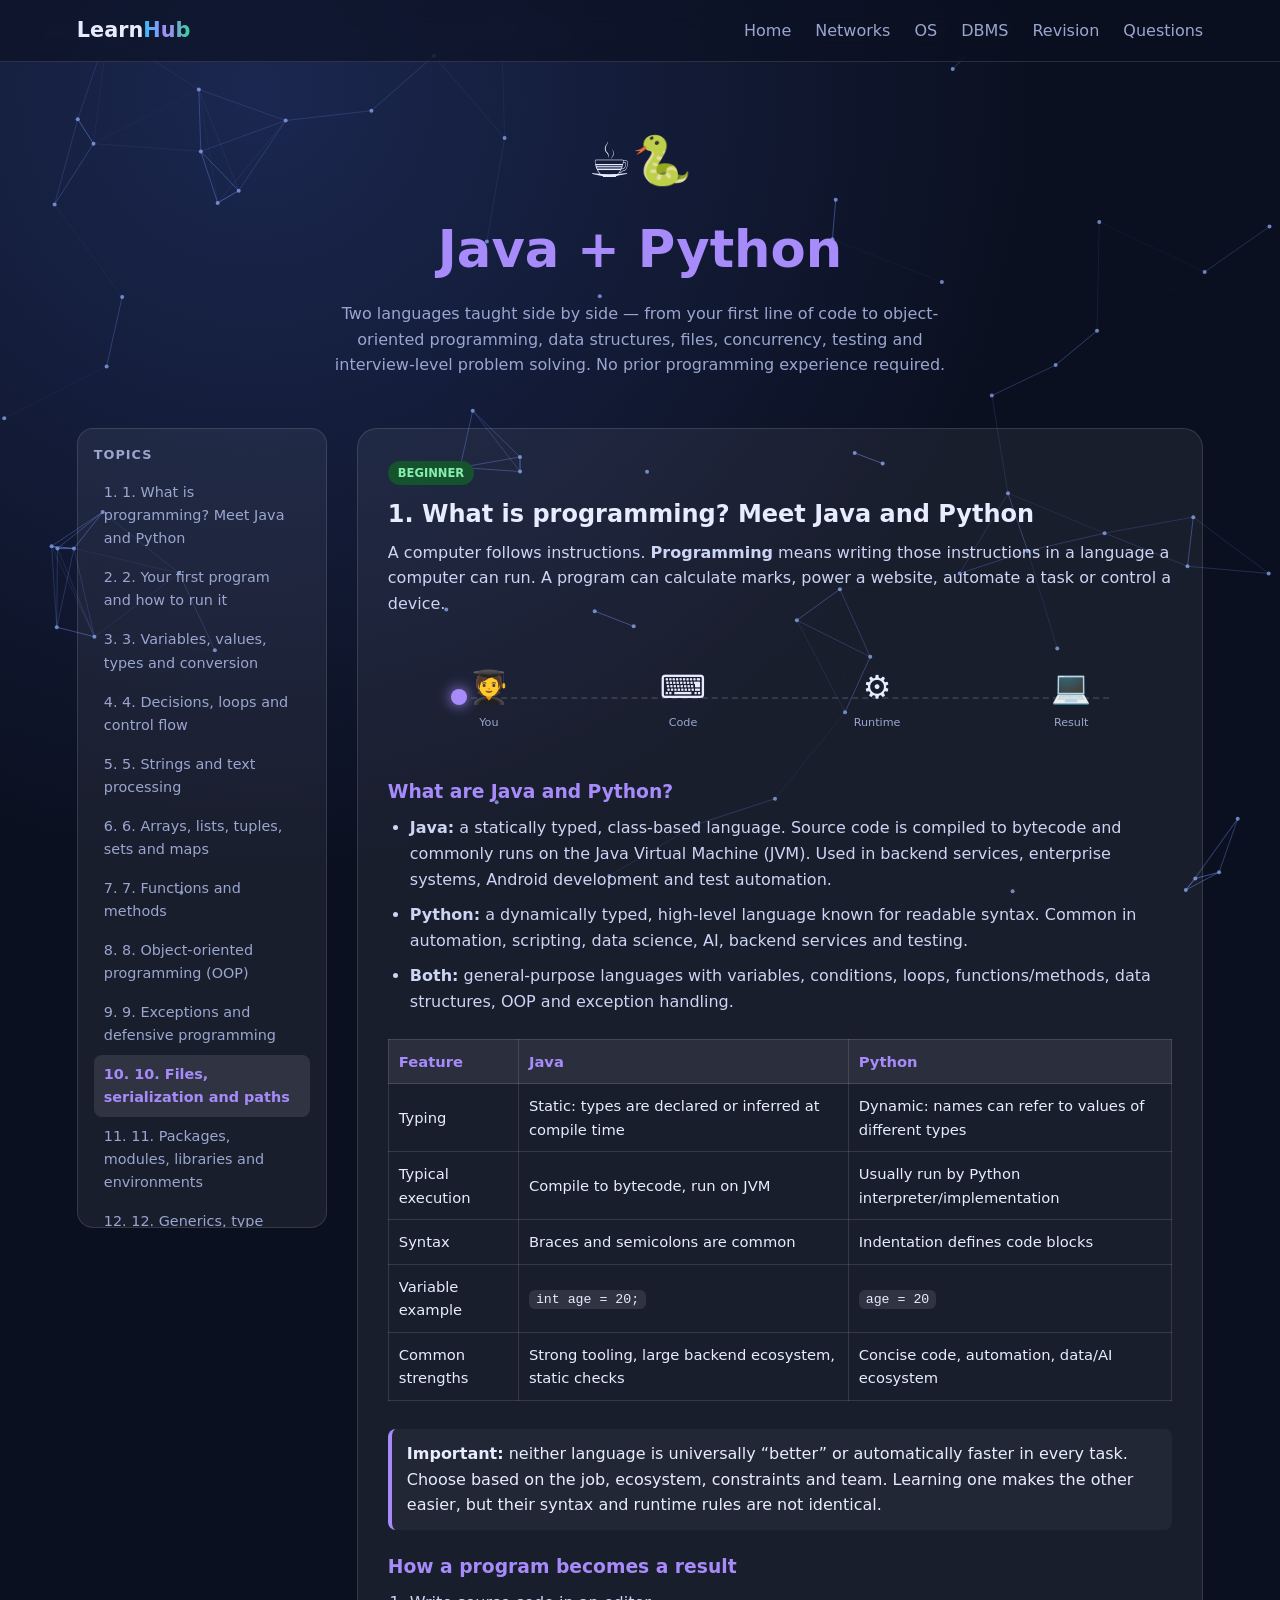
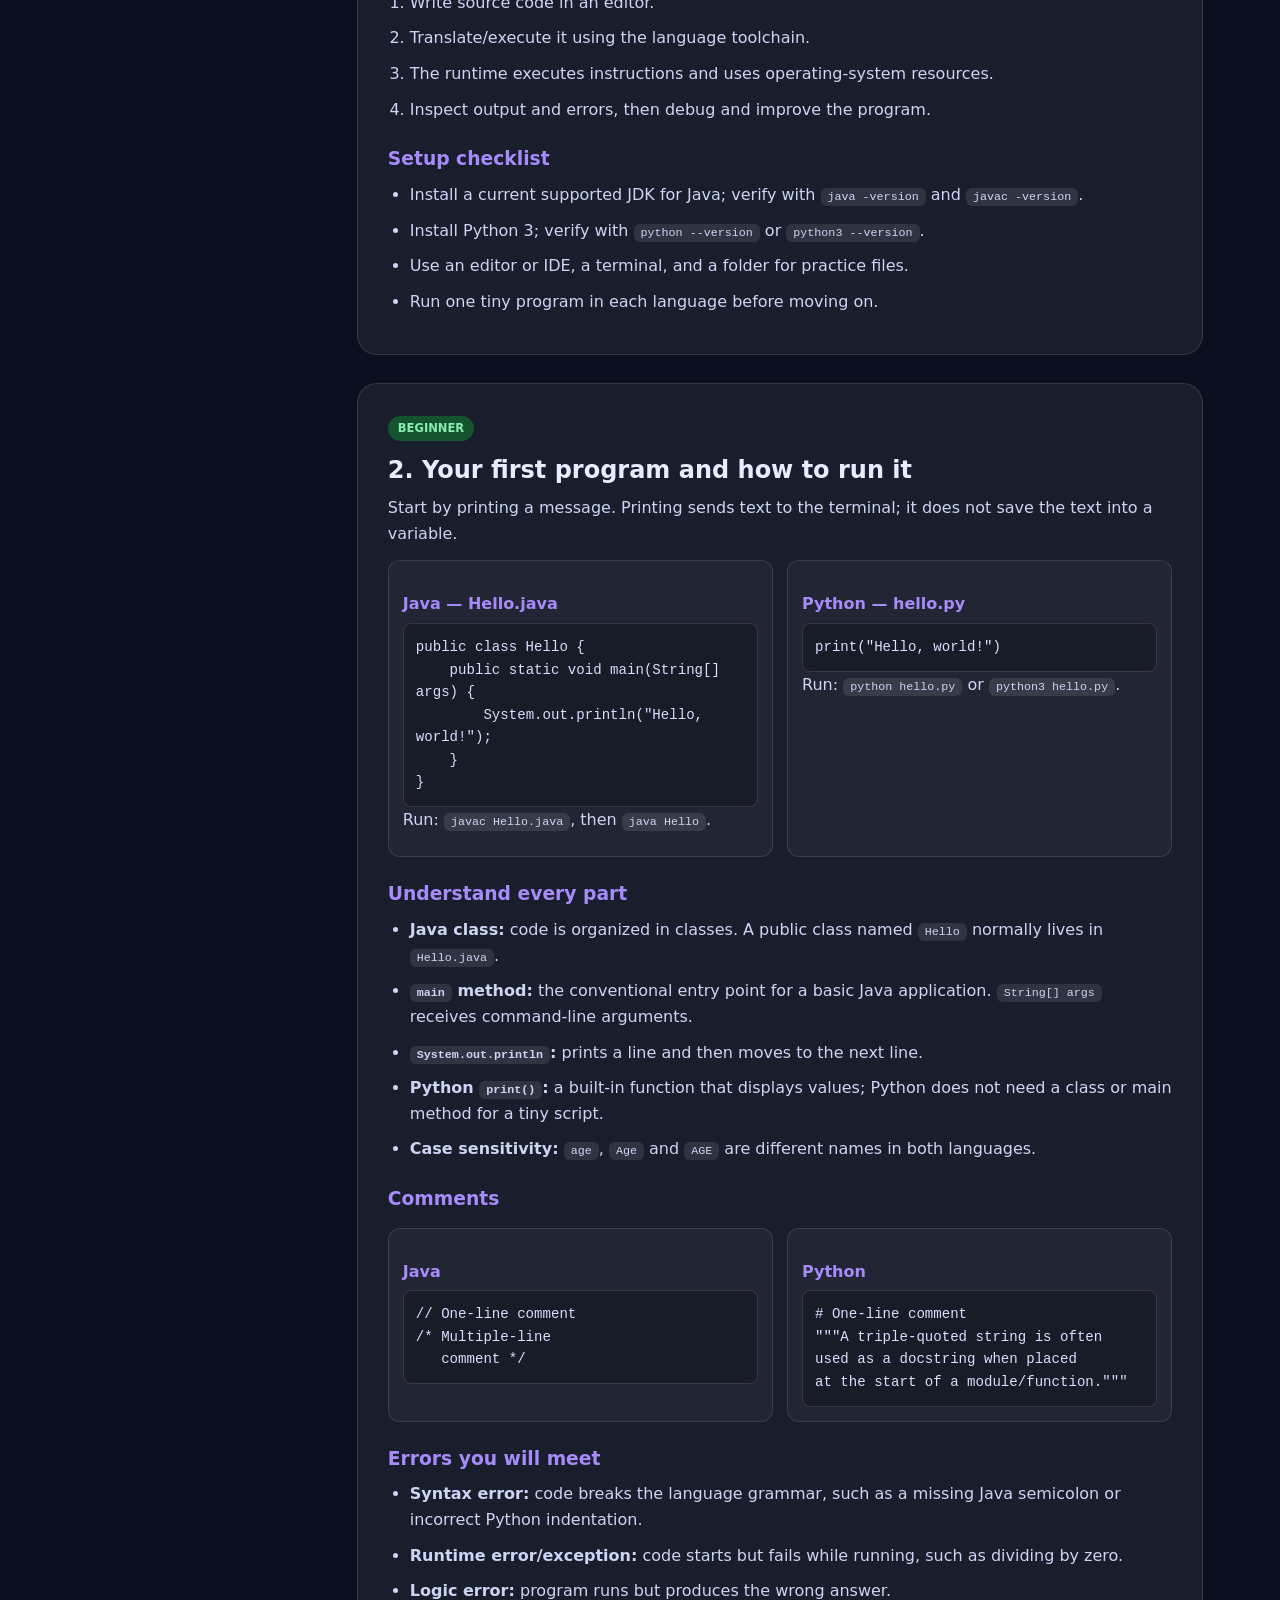
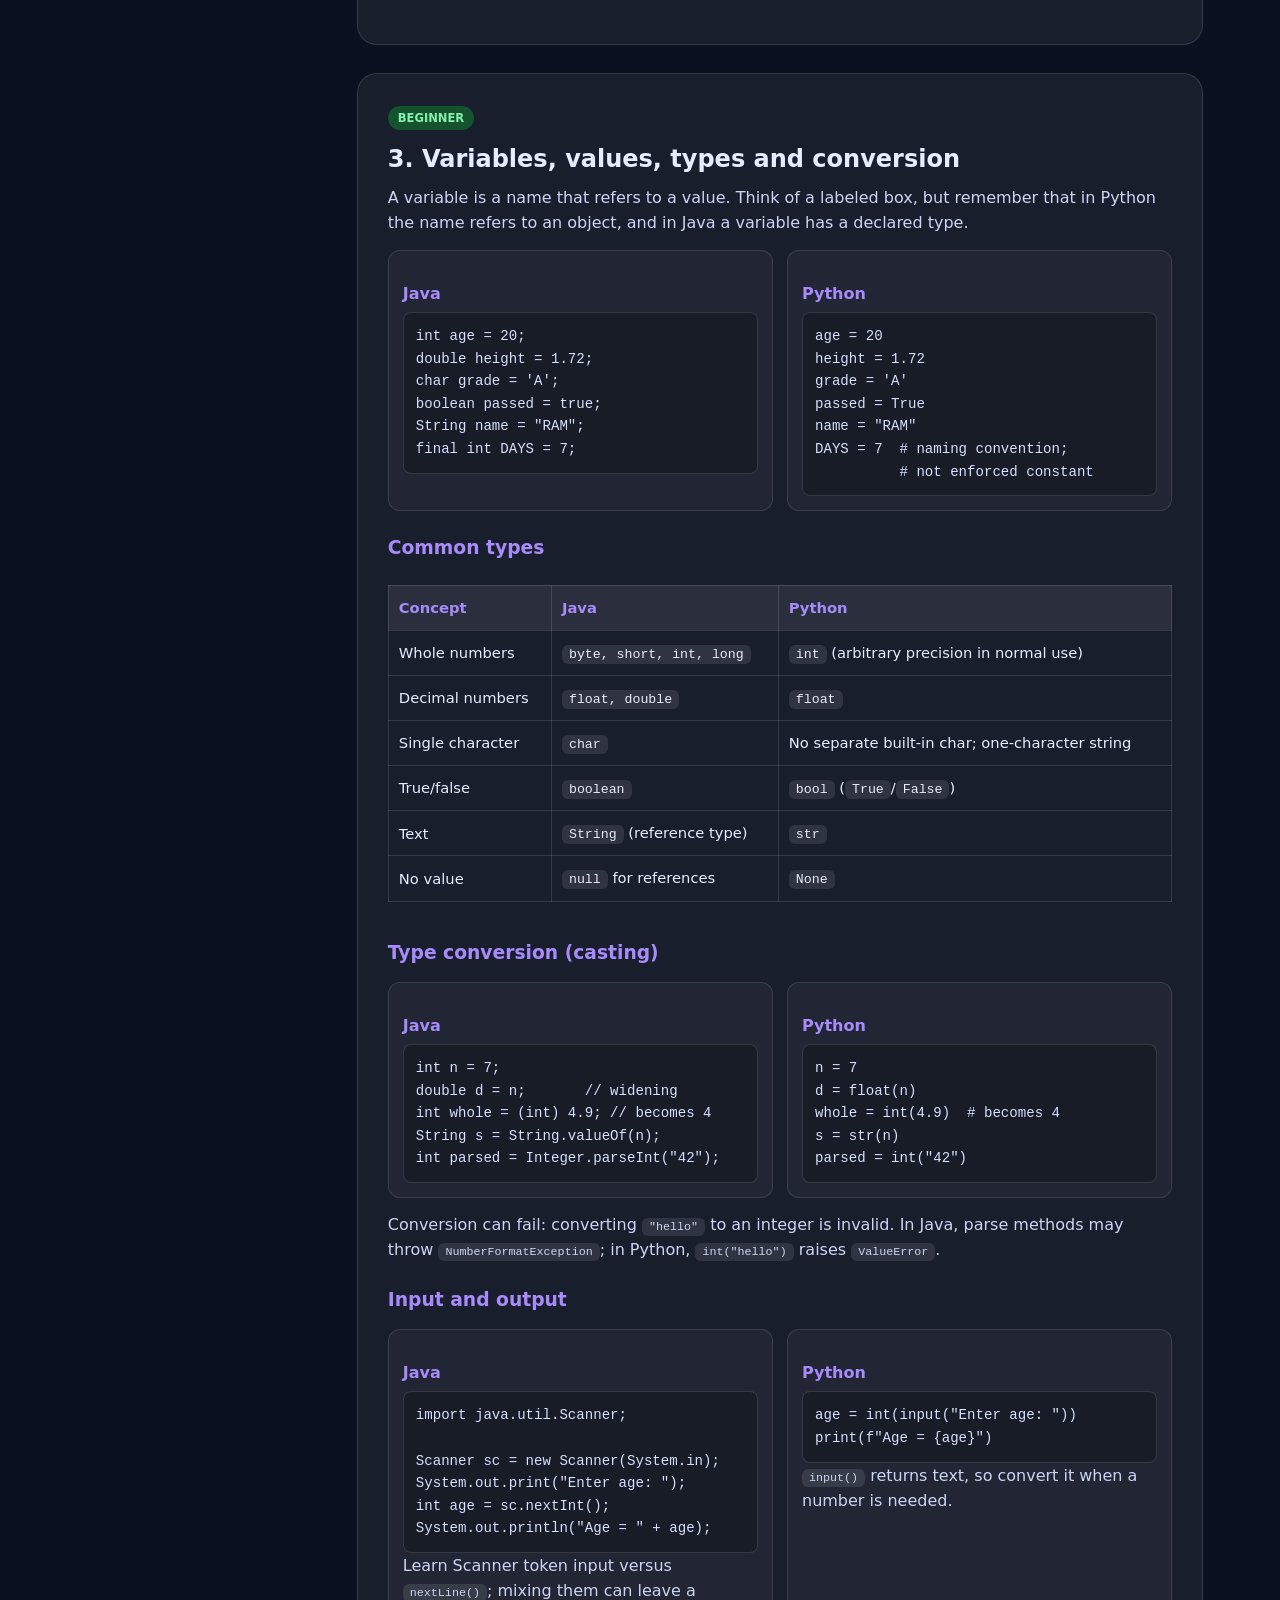
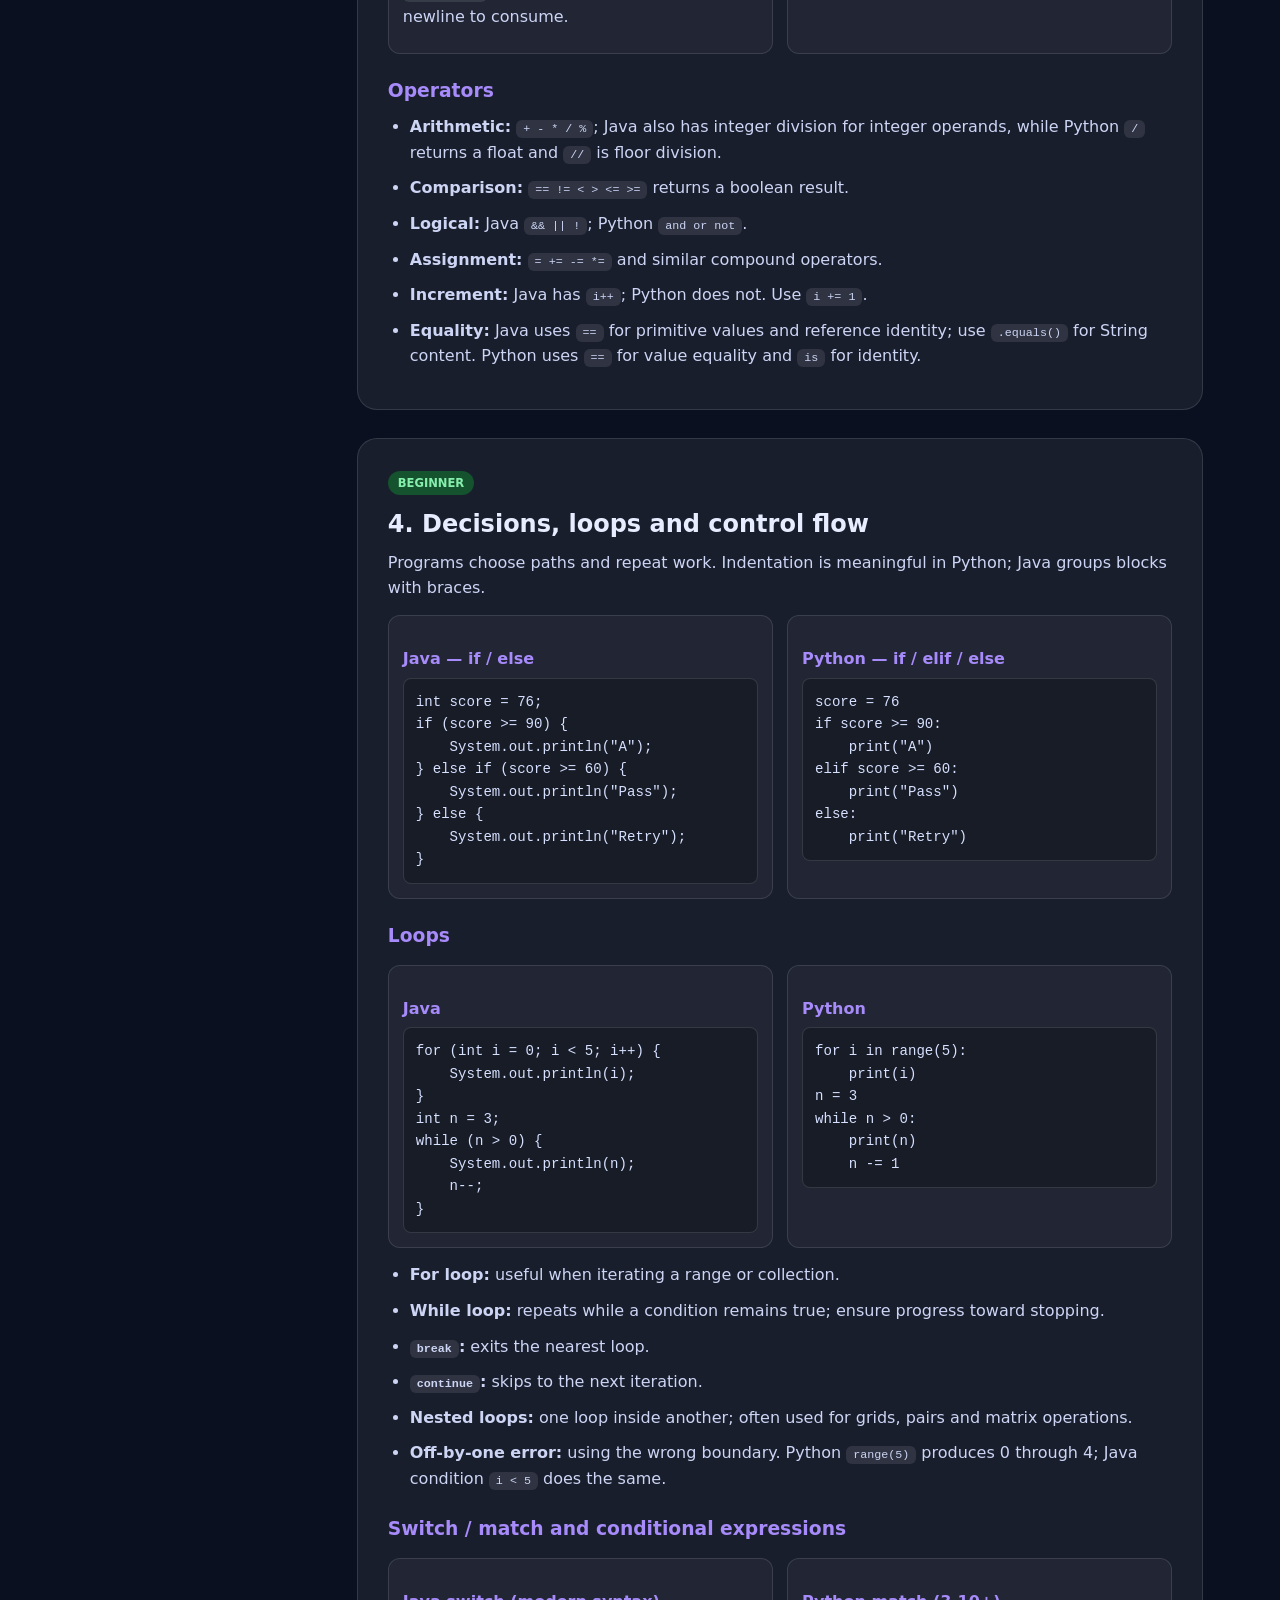
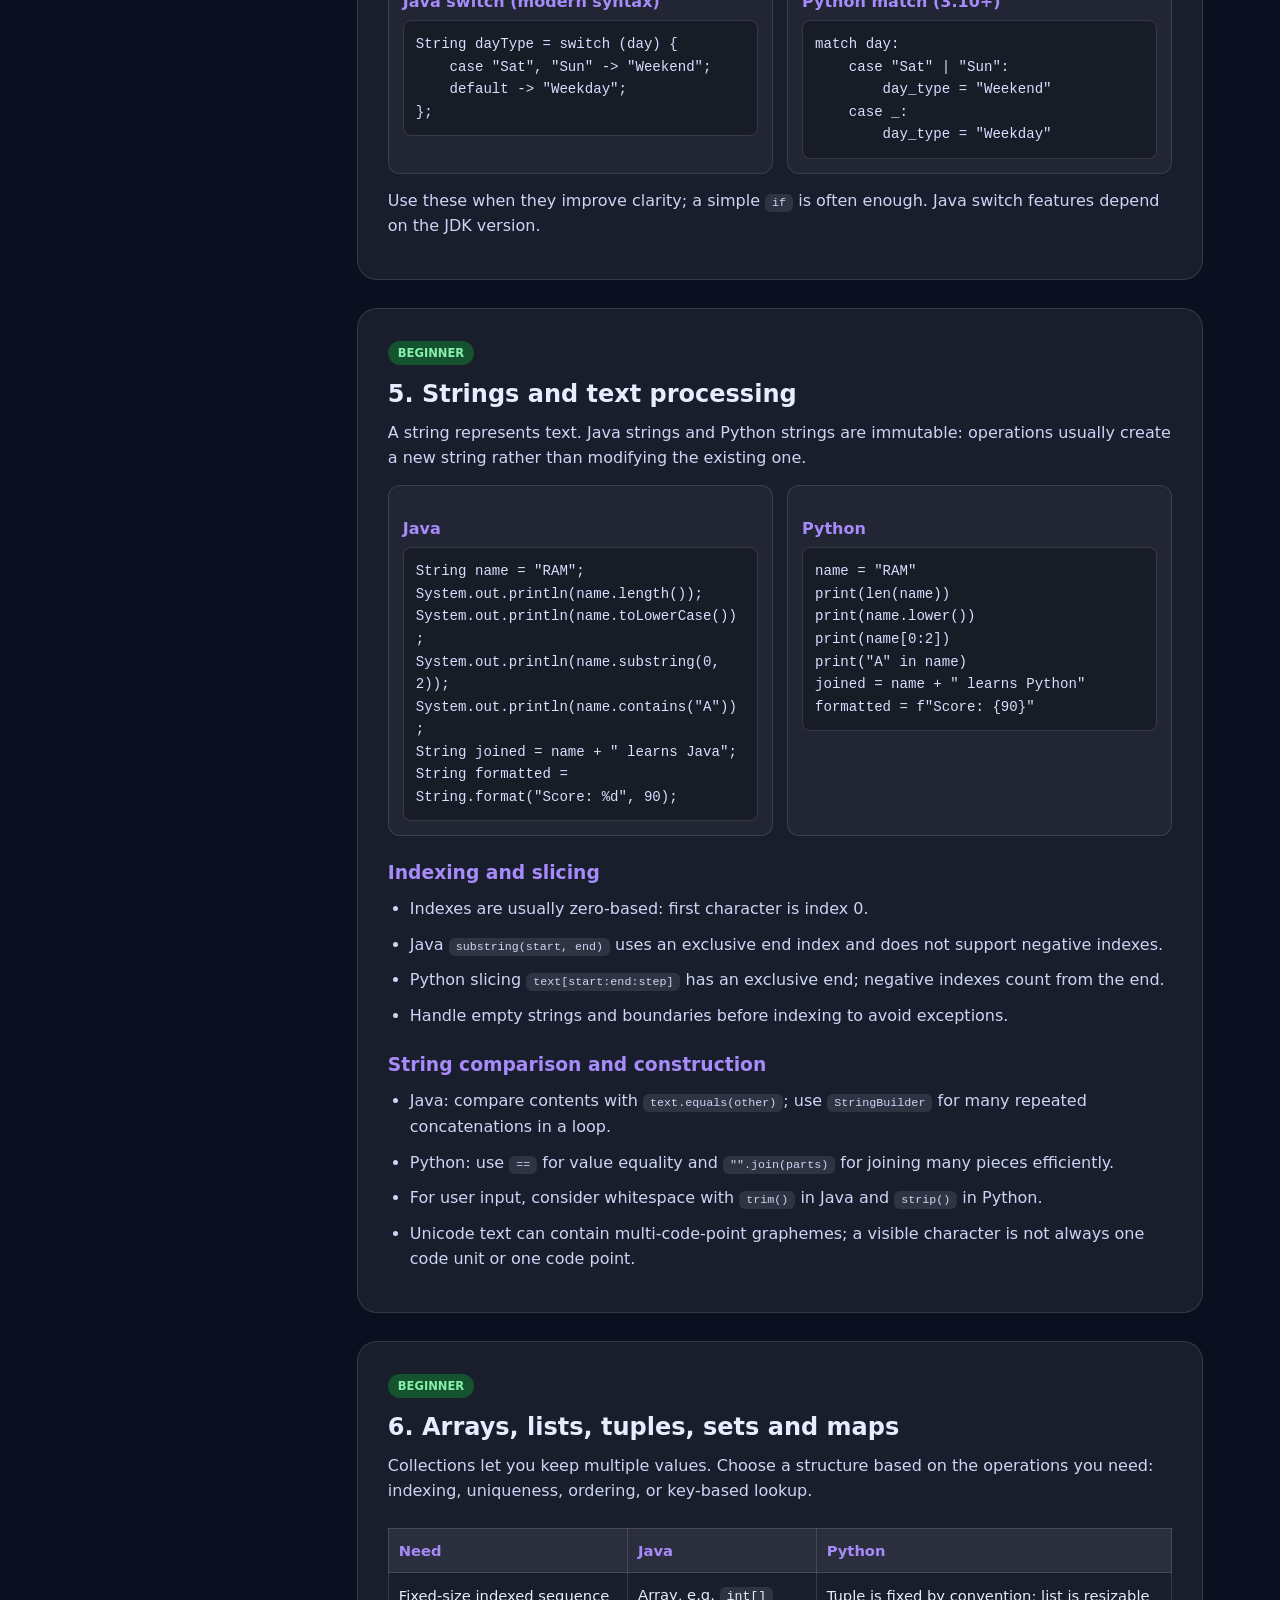
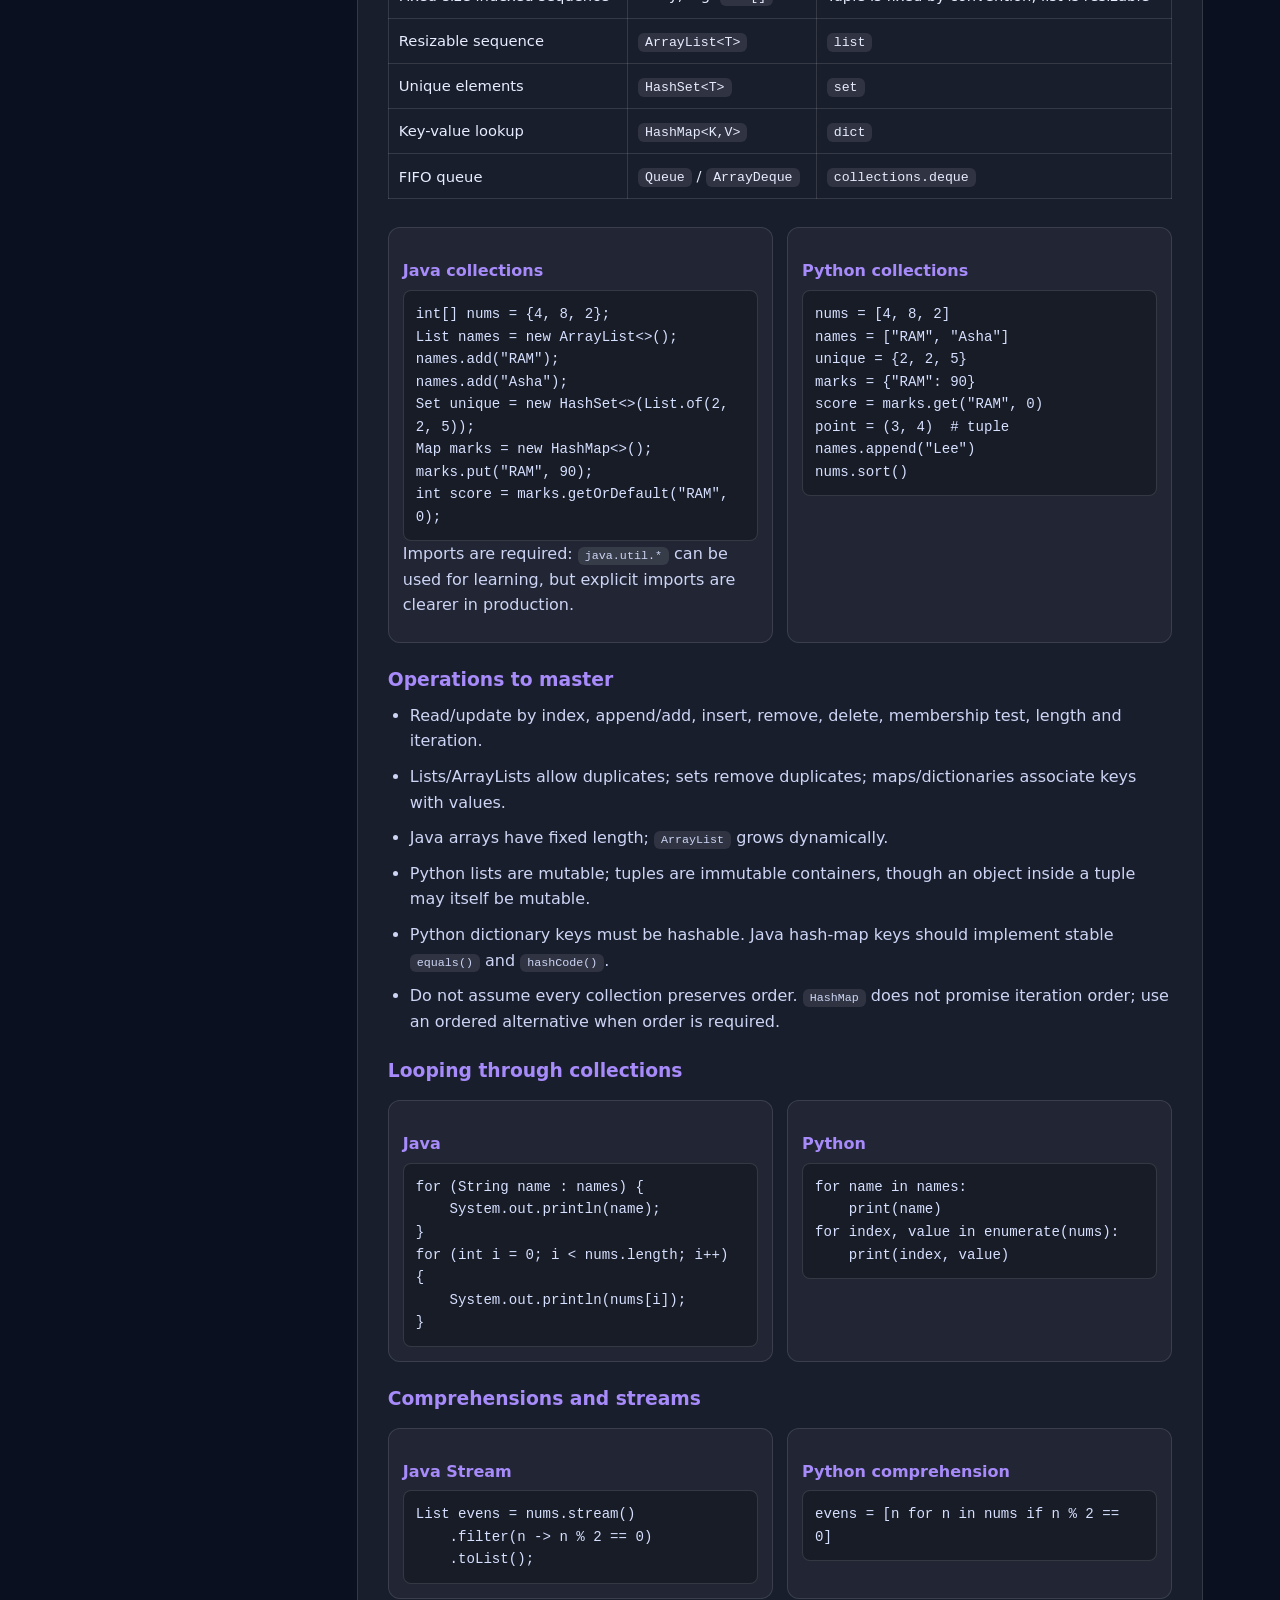
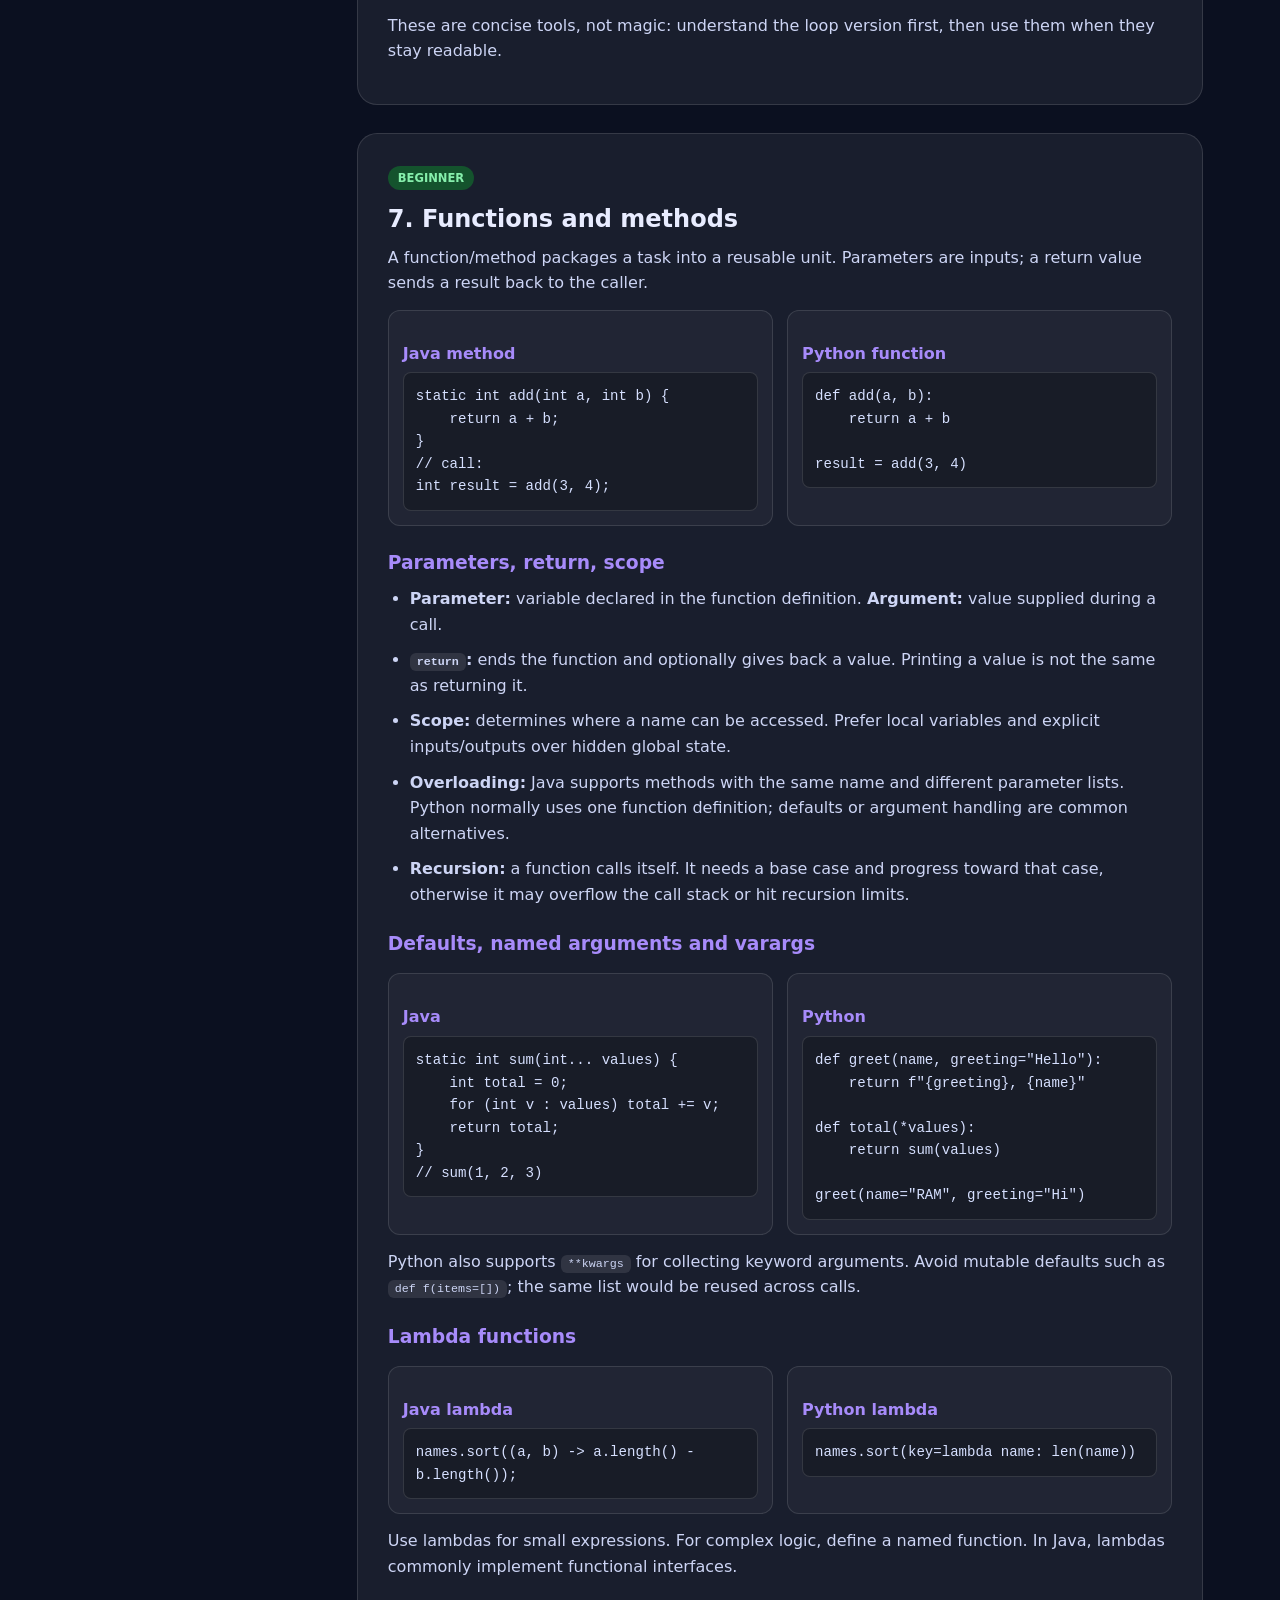
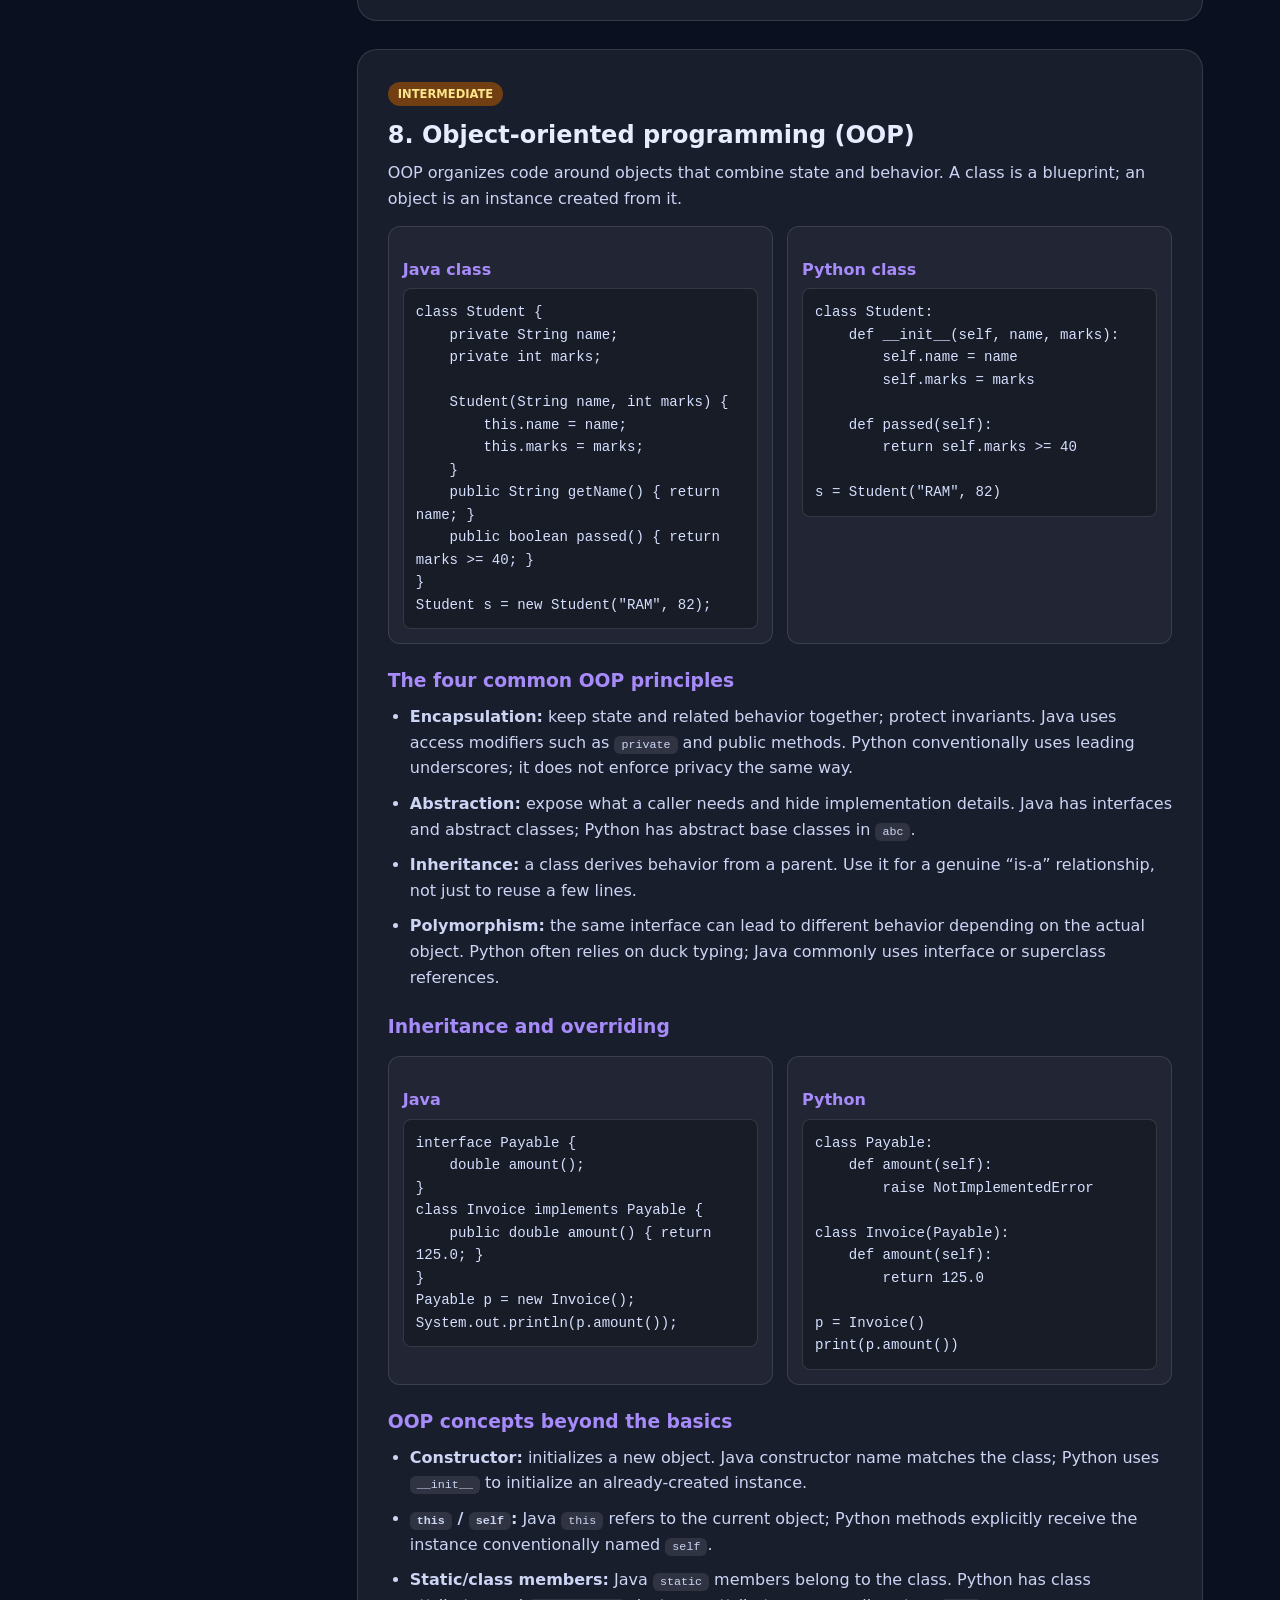
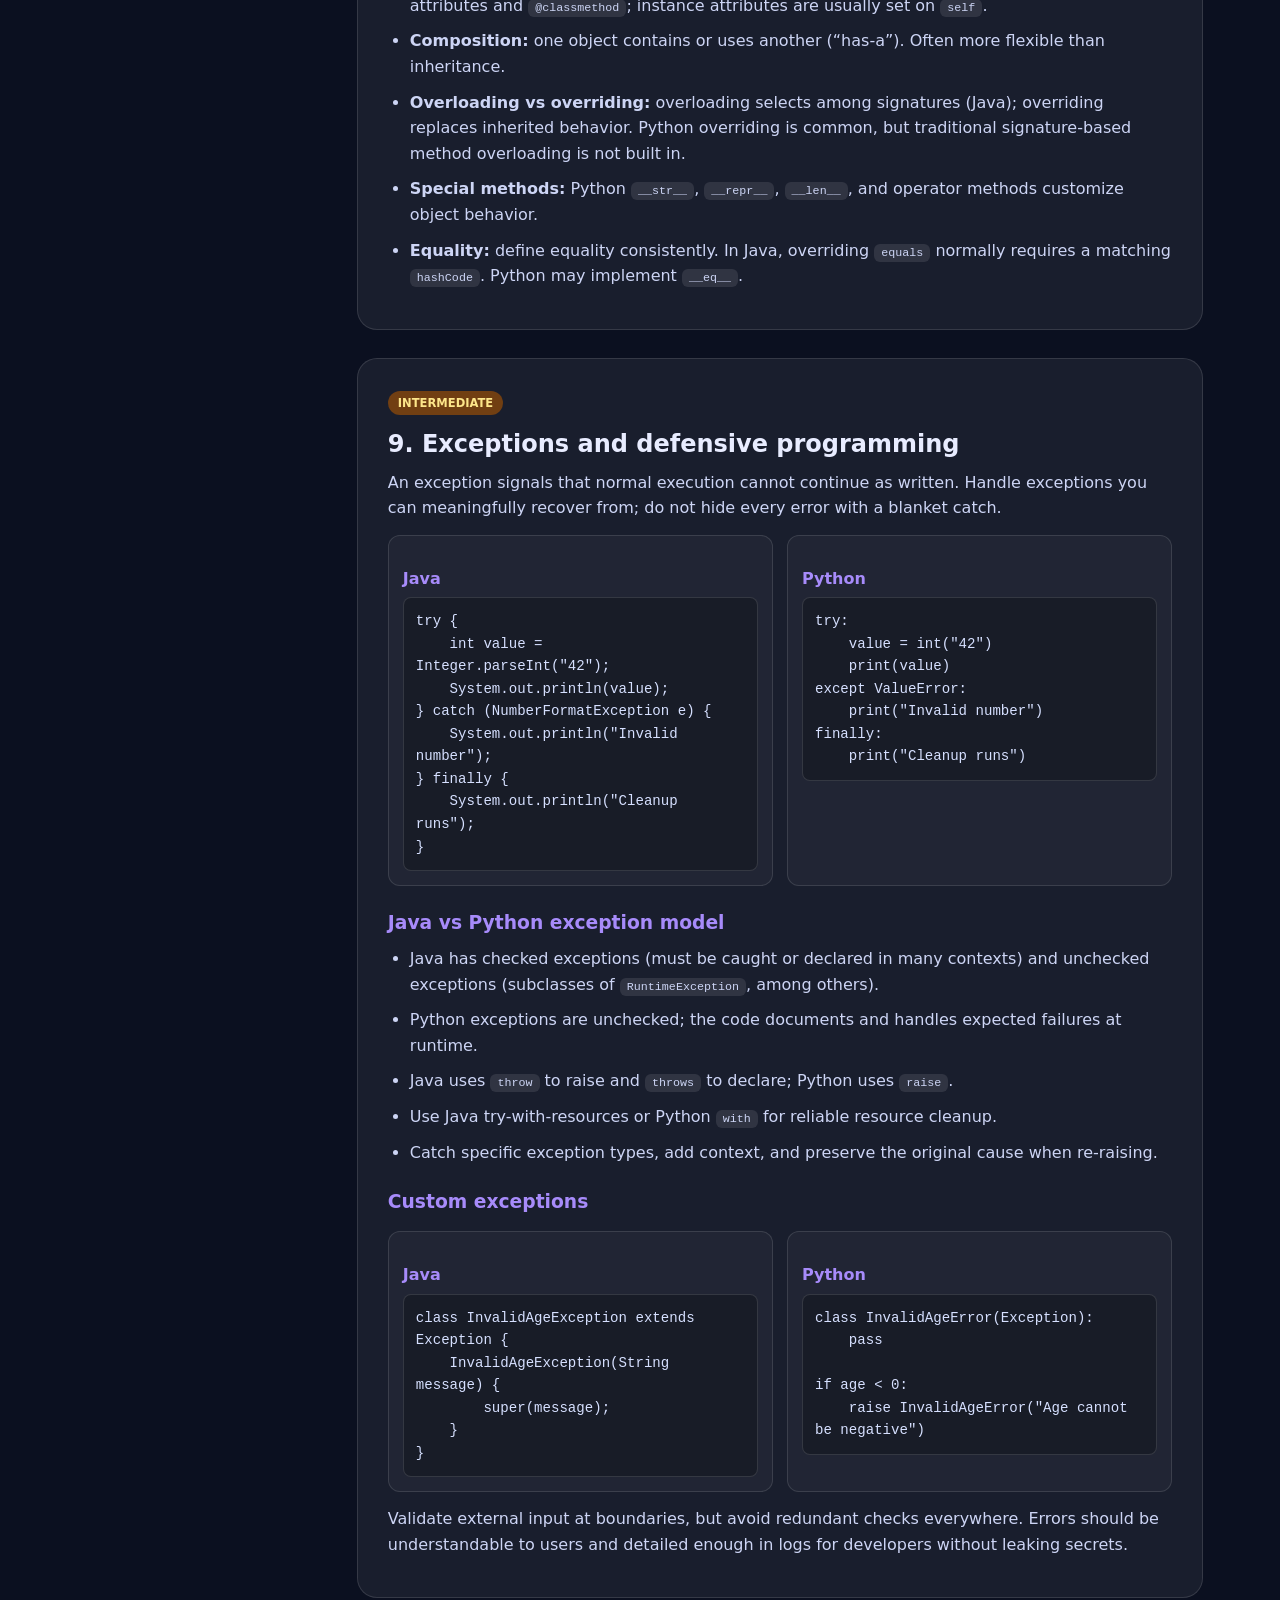
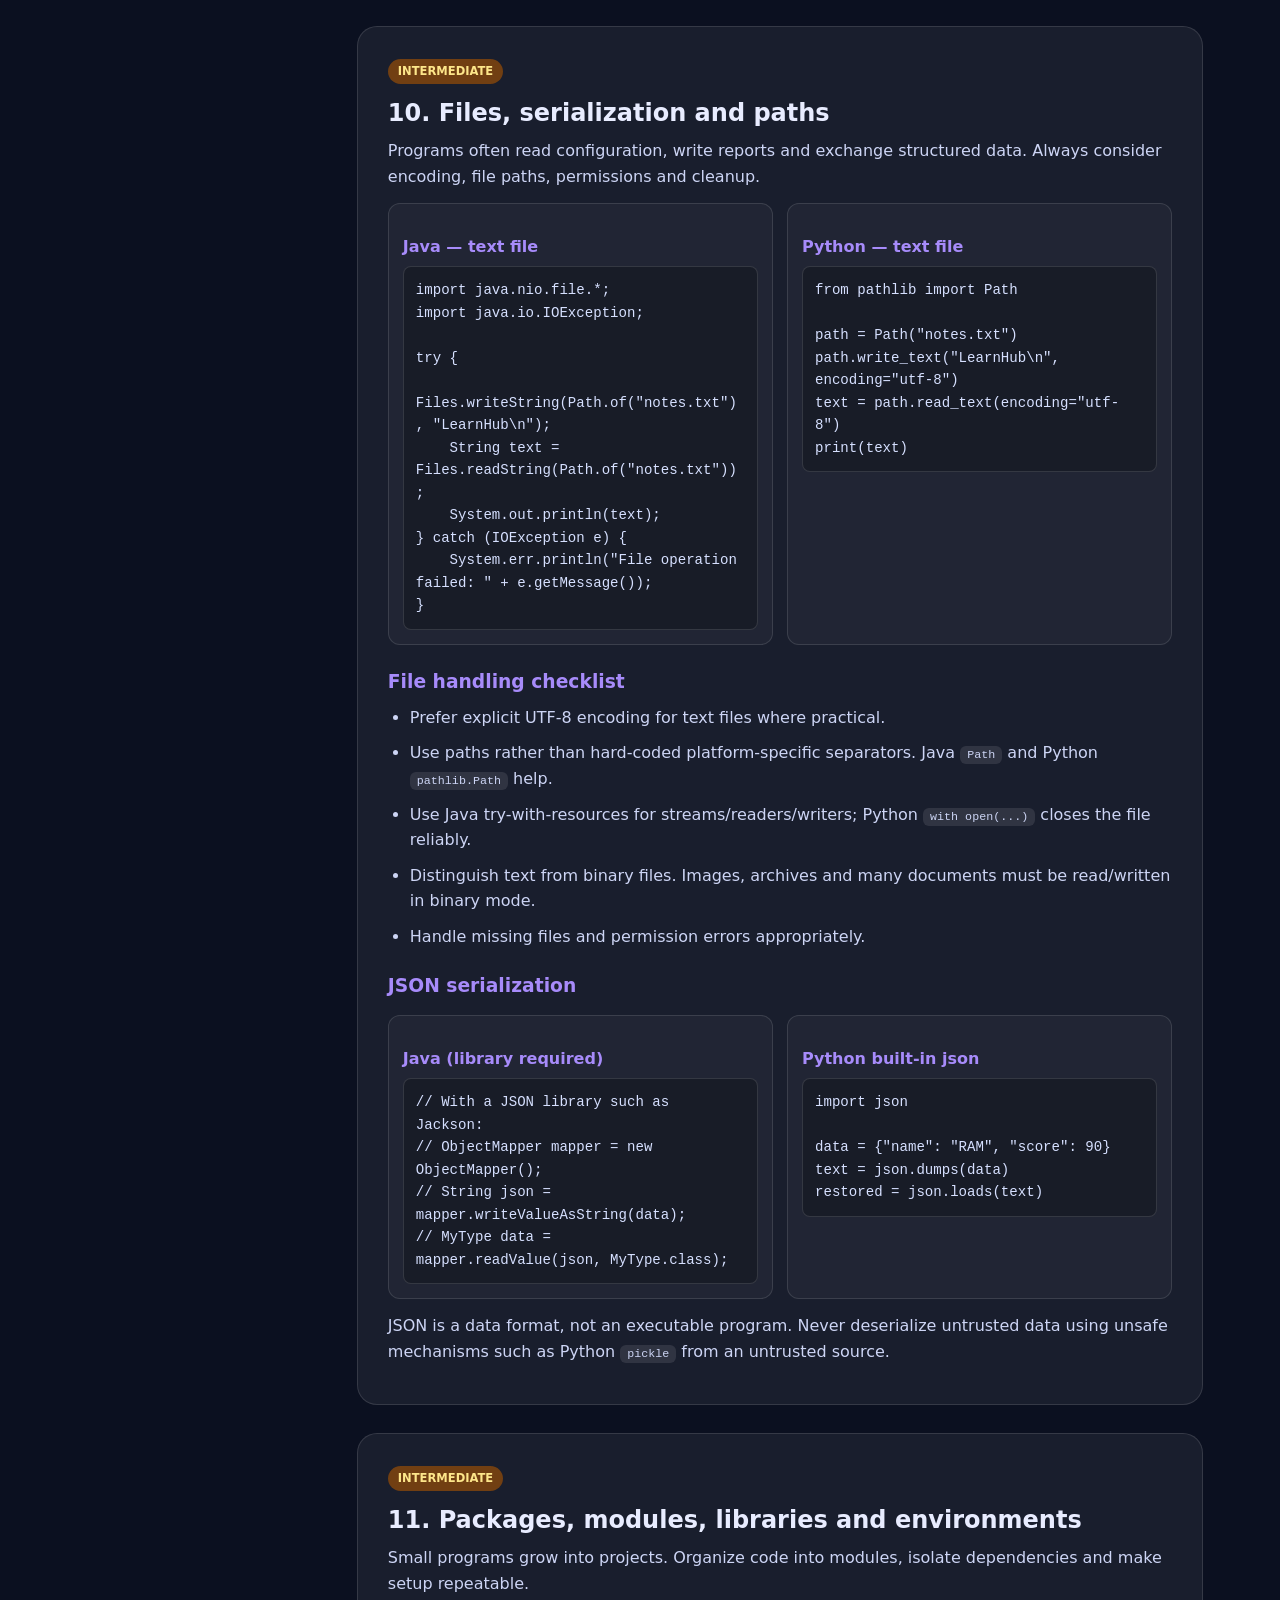
<file: learnhub/java-python.html>
<!DOCTYPE html>
<html lang="en">
<head>
<meta charset="UTF-8"><meta name="viewport" content="width=device-width, initial-scale=1">
<title>Java + Python – LearnHub</title><link rel="stylesheet" href="css/style.css">
<style>
/* Page-specific additions; the shared LearnHub theme remains in control. */
.jp-grid{display:grid;grid-template-columns:repeat(2,minmax(0,1fr));gap:14px;margin:14px 0}
.jp-card{border:1px solid var(--border);background:rgba(255,255,255,.035);border-radius:12px;padding:14px;min-width:0}
.jp-card h4{margin-bottom:8px;color:var(--c)}
.jp-card pre{margin:0;white-space:pre-wrap;overflow-wrap:anywhere;background:rgba(0,0,0,.22);padding:12px;border-radius:8px;font-size:.88rem}
.jp-note{border-left:4px solid var(--c);background:rgba(255,255,255,.045);padding:12px 15px;margin:14px 0;border-radius:8px}
.jp-quiz{border:1px solid var(--border);padding:16px;border-radius:12px;margin:14px 0}
.jp-quiz button{margin:5px 5px 5px 0;padding:8px 12px;border:1px solid var(--border);border-radius:8px;background:rgba(255,255,255,.08);color:var(--text);cursor:pointer}
.jp-answer{display:none;margin-top:10px;color:#a7f3d0}.jp-answer.show{display:block}
.topic h4{margin:16px 0 6px}.topic pre{overflow-x:auto}.topic code{overflow-wrap:anywhere}
@media(max-width:700px){.jp-grid{grid-template-columns:1fr}.layout{grid-template-columns:1fr}.side{position:relative;top:auto;max-height:300px}}
</style>
</head>
<body class="os">
<div id="progress"></div><canvas id="bg"></canvas>
<nav><a href="index.html" class="logo">Learn<span>Hub</span></a><button class="menu-btn" aria-label="Toggle navigation">☰</button><ul>
<li><a href="index.html">Home</a></li><li><a href="cn.html">Networks</a></li><li><a href="os.html">OS</a></li><li><a href="dbms.html">DBMS</a></li><li><a href="#revision">Revision</a></li><li><a href="#questions">Questions</a></li>
</ul></nav>
<header class="page-hero"><div class="icon">☕🐍</div><h1>Java + Python</h1><p>Two languages taught side by side — from your first line of code to object-oriented programming, data structures, files, concurrency, testing and interview-level problem solving. No prior programming experience required.</p></header>
<div class="layout"><aside class="side" id="side"></aside><main>
<section class="topic" id="start"><span class="level l1">BEGINNER</span><h2>1. What is programming? Meet Java and Python</h2>
<p>A computer follows instructions. <b>Programming</b> means writing those instructions in a language a computer can run. A program can calculate marks, power a website, automate a task or control a device.</p>
<div class="path"><div class="node">🧑‍🎓<small>You</small></div><div class="node">⌨️<small>Code</small></div><div class="node">⚙️<small>Runtime</small></div><div class="node">💻<small>Result</small></div><div class="dot"></div></div>
<h3>What are Java and Python?</h3><ul><li><b>Java:</b> a statically typed, class-based language. Source code is compiled to bytecode and commonly runs on the Java Virtual Machine (JVM). Used in backend services, enterprise systems, Android development and test automation.</li><li><b>Python:</b> a dynamically typed, high-level language known for readable syntax. Common in automation, scripting, data science, AI, backend services and testing.</li><li><b>Both:</b> general-purpose languages with variables, conditions, loops, functions/methods, data structures, OOP and exception handling.</li></ul>
<div class="tbl"><table><tr><th>Feature</th><th>Java</th><th>Python</th></tr><tr><td>Typing</td><td>Static: types are declared or inferred at compile time</td><td>Dynamic: names can refer to values of different types</td></tr><tr><td>Typical execution</td><td>Compile to bytecode, run on JVM</td><td>Usually run by Python interpreter/implementation</td></tr><tr><td>Syntax</td><td>Braces and semicolons are common</td><td>Indentation defines code blocks</td></tr><tr><td>Variable example</td><td><code>int age = 20;</code></td><td><code>age = 20</code></td></tr><tr><td>Common strengths</td><td>Strong tooling, large backend ecosystem, static checks</td><td>Concise code, automation, data/AI ecosystem</td></tr></table></div>
<div class="jp-note"><b>Important:</b> neither language is universally “better” or automatically faster in every task. Choose based on the job, ecosystem, constraints and team. Learning one makes the other easier, but their syntax and runtime rules are not identical.</div>
<h3>How a program becomes a result</h3><ol><li>Write source code in an editor.</li><li>Translate/execute it using the language toolchain.</li><li>The runtime executes instructions and uses operating-system resources.</li><li>Inspect output and errors, then debug and improve the program.</li></ol>
<h3>Setup checklist</h3><ul><li>Install a current supported JDK for Java; verify with <code>java -version</code> and <code>javac -version</code>.</li><li>Install Python 3; verify with <code>python --version</code> or <code>python3 --version</code>.</li><li>Use an editor or IDE, a terminal, and a folder for practice files.</li><li>Run one tiny program in each language before moving on.</li></ul></section>

<section class="topic" id="first-program"><span class="level l1">BEGINNER</span><h2>2. Your first program and how to run it</h2>
<p>Start by printing a message. Printing sends text to the terminal; it does not save the text into a variable.</p>
<div class="jp-grid"><div class="jp-card"><h4>Java — Hello.java</h4><pre>public class Hello {
    public static void main(String[] args) {
        System.out.println("Hello, world!");
    }
}</pre><p>Run: <code>javac Hello.java</code>, then <code>java Hello</code>.</p></div><div class="jp-card"><h4>Python — hello.py</h4><pre>print("Hello, world!")</pre><p>Run: <code>python hello.py</code> or <code>python3 hello.py</code>.</p></div></div>
<h3>Understand every part</h3><ul><li><b>Java class:</b> code is organized in classes. A public class named <code>Hello</code> normally lives in <code>Hello.java</code>.</li><li><b><code>main</code> method:</b> the conventional entry point for a basic Java application. <code>String[] args</code> receives command-line arguments.</li><li><b><code>System.out.println</code>:</b> prints a line and then moves to the next line.</li><li><b>Python <code>print()</code>:</b> a built-in function that displays values; Python does not need a class or main method for a tiny script.</li><li><b>Case sensitivity:</b> <code>age</code>, <code>Age</code> and <code>AGE</code> are different names in both languages.</li></ul>
<h3>Comments</h3><div class="jp-grid"><div class="jp-card"><h4>Java</h4><pre>// One-line comment
/* Multiple-line
   comment */</pre></div><div class="jp-card"><h4>Python</h4><pre># One-line comment
"""A triple-quoted string is often
used as a docstring when placed
at the start of a module/function."""</pre></div></div>
<h3>Errors you will meet</h3><ul><li><b>Syntax error:</b> code breaks the language grammar, such as a missing Java semicolon or incorrect Python indentation.</li><li><b>Runtime error/exception:</b> code starts but fails while running, such as dividing by zero.</li><li><b>Logic error:</b> program runs but produces the wrong answer.</li></ul></section>

<section class="topic" id="variables"><span class="level l1">BEGINNER</span><h2>3. Variables, values, types and conversion</h2>
<p>A variable is a name that refers to a value. Think of a labeled box, but remember that in Python the name refers to an object, and in Java a variable has a declared type.</p>
<div class="jp-grid"><div class="jp-card"><h4>Java</h4><pre>int age = 20;
double height = 1.72;
char grade = 'A';
boolean passed = true;
String name = "RAM";
final int DAYS = 7;</pre></div><div class="jp-card"><h4>Python</h4><pre>age = 20
height = 1.72
grade = 'A'
passed = True
name = "RAM"
DAYS = 7  # naming convention;
          # not enforced constant</pre></div></div>
<h3>Common types</h3><div class="tbl"><table><tr><th>Concept</th><th>Java</th><th>Python</th></tr><tr><td>Whole numbers</td><td><code>byte, short, int, long</code></td><td><code>int</code> (arbitrary precision in normal use)</td></tr><tr><td>Decimal numbers</td><td><code>float, double</code></td><td><code>float</code></td></tr><tr><td>Single character</td><td><code>char</code></td><td>No separate built-in char; one-character string</td></tr><tr><td>True/false</td><td><code>boolean</code></td><td><code>bool</code> (<code>True</code>/<code>False</code>)</td></tr><tr><td>Text</td><td><code>String</code> (reference type)</td><td><code>str</code></td></tr><tr><td>No value</td><td><code>null</code> for references</td><td><code>None</code></td></tr></table></div>
<h3>Type conversion (casting)</h3><div class="jp-grid"><div class="jp-card"><h4>Java</h4><pre>int n = 7;
double d = n;       // widening
int whole = (int) 4.9; // becomes 4
String s = String.valueOf(n);
int parsed = Integer.parseInt("42");</pre></div><div class="jp-card"><h4>Python</h4><pre>n = 7
d = float(n)
whole = int(4.9)  # becomes 4
s = str(n)
parsed = int("42")</pre></div></div>
<p>Conversion can fail: converting <code>"hello"</code> to an integer is invalid. In Java, parse methods may throw <code>NumberFormatException</code>; in Python, <code>int("hello")</code> raises <code>ValueError</code>.</p>
<h3>Input and output</h3><div class="jp-grid"><div class="jp-card"><h4>Java</h4><pre>import java.util.Scanner;

Scanner sc = new Scanner(System.in);
System.out.print("Enter age: ");
int age = sc.nextInt();
System.out.println("Age = " + age);</pre><p>Learn Scanner token input versus <code>nextLine()</code>; mixing them can leave a newline to consume.</p></div><div class="jp-card"><h4>Python</h4><pre>age = int(input("Enter age: "))
print(f"Age = {age}")</pre><p><code>input()</code> returns text, so convert it when a number is needed.</p></div></div>
<h3>Operators</h3><ul><li><b>Arithmetic:</b> <code>+ - * / %</code>; Java also has integer division for integer operands, while Python <code>/</code> returns a float and <code>//</code> is floor division.</li><li><b>Comparison:</b> <code>== != &lt; &gt; &lt;= &gt;=</code> returns a boolean result.</li><li><b>Logical:</b> Java <code>&amp;&amp; || !</code>; Python <code>and or not</code>.</li><li><b>Assignment:</b> <code>= += -= *=</code> and similar compound operators.</li><li><b>Increment:</b> Java has <code>i++</code>; Python does not. Use <code>i += 1</code>.</li><li><b>Equality:</b> Java uses <code>==</code> for primitive values and reference identity; use <code>.equals()</code> for String content. Python uses <code>==</code> for value equality and <code>is</code> for identity.</li></ul></section>

<section class="topic" id="control-flow"><span class="level l1">BEGINNER</span><h2>4. Decisions, loops and control flow</h2><p>Programs choose paths and repeat work. Indentation is meaningful in Python; Java groups blocks with braces.</p>
<div class="jp-grid"><div class="jp-card"><h4>Java — if / else</h4><pre>int score = 76;
if (score >= 90) {
    System.out.println("A");
} else if (score >= 60) {
    System.out.println("Pass");
} else {
    System.out.println("Retry");
}</pre></div><div class="jp-card"><h4>Python — if / elif / else</h4><pre>score = 76
if score >= 90:
    print("A")
elif score >= 60:
    print("Pass")
else:
    print("Retry")</pre></div></div>
<h3>Loops</h3><div class="jp-grid"><div class="jp-card"><h4>Java</h4><pre>for (int i = 0; i < 5; i++) {
    System.out.println(i);
}
int n = 3;
while (n > 0) {
    System.out.println(n);
    n--;
}</pre></div><div class="jp-card"><h4>Python</h4><pre>for i in range(5):
    print(i)
n = 3
while n > 0:
    print(n)
    n -= 1</pre></div></div>
<ul><li><b>For loop:</b> useful when iterating a range or collection.</li><li><b>While loop:</b> repeats while a condition remains true; ensure progress toward stopping.</li><li><b><code>break</code>:</b> exits the nearest loop.</li><li><b><code>continue</code>:</b> skips to the next iteration.</li><li><b>Nested loops:</b> one loop inside another; often used for grids, pairs and matrix operations.</li><li><b>Off-by-one error:</b> using the wrong boundary. Python <code>range(5)</code> produces 0 through 4; Java condition <code>i &lt; 5</code> does the same.</li></ul>
<h3>Switch / match and conditional expressions</h3><div class="jp-grid"><div class="jp-card"><h4>Java switch (modern syntax)</h4><pre>String dayType = switch (day) {
    case "Sat", "Sun" -> "Weekend";
    default -> "Weekday";
};</pre></div><div class="jp-card"><h4>Python match (3.10+)</h4><pre>match day:
    case "Sat" | "Sun":
        day_type = "Weekend"
    case _:
        day_type = "Weekday"</pre></div></div><p>Use these when they improve clarity; a simple <code>if</code> is often enough. Java switch features depend on the JDK version.</p></section>

<section class="topic" id="strings"><span class="level l1">BEGINNER</span><h2>5. Strings and text processing</h2><p>A string represents text. Java strings and Python strings are immutable: operations usually create a new string rather than modifying the existing one.</p>
<div class="jp-grid"><div class="jp-card"><h4>Java</h4><pre>String name = "RAM";
System.out.println(name.length());
System.out.println(name.toLowerCase());
System.out.println(name.substring(0, 2));
System.out.println(name.contains("A"));
String joined = name + " learns Java";
String formatted = String.format("Score: %d", 90);</pre></div><div class="jp-card"><h4>Python</h4><pre>name = "RAM"
print(len(name))
print(name.lower())
print(name[0:2])
print("A" in name)
joined = name + " learns Python"
formatted = f"Score: {90}"</pre></div></div>
<h3>Indexing and slicing</h3><ul><li>Indexes are usually zero-based: first character is index 0.</li><li>Java <code>substring(start, end)</code> uses an exclusive end index and does not support negative indexes.</li><li>Python slicing <code>text[start:end:step]</code> has an exclusive end; negative indexes count from the end.</li><li>Handle empty strings and boundaries before indexing to avoid exceptions.</li></ul>
<h3>String comparison and construction</h3><ul><li>Java: compare contents with <code>text.equals(other)</code>; use <code>StringBuilder</code> for many repeated concatenations in a loop.</li><li>Python: use <code>==</code> for value equality and <code>"".join(parts)</code> for joining many pieces efficiently.</li><li>For user input, consider whitespace with <code>trim()</code> in Java and <code>strip()</code> in Python.</li><li>Unicode text can contain multi-code-point graphemes; a visible character is not always one code unit or one code point.</li></ul></section>

<section class="topic" id="arrays-lists"><span class="level l1">BEGINNER</span><h2>6. Arrays, lists, tuples, sets and maps</h2><p>Collections let you keep multiple values. Choose a structure based on the operations you need: indexing, uniqueness, ordering, or key-based lookup.</p>
<div class="tbl"><table><tr><th>Need</th><th>Java</th><th>Python</th></tr><tr><td>Fixed-size indexed sequence</td><td>Array, e.g. <code>int[]</code></td><td>Tuple is fixed by convention; list is resizable</td></tr><tr><td>Resizable sequence</td><td><code>ArrayList&lt;T&gt;</code></td><td><code>list</code></td></tr><tr><td>Unique elements</td><td><code>HashSet&lt;T&gt;</code></td><td><code>set</code></td></tr><tr><td>Key-value lookup</td><td><code>HashMap&lt;K,V&gt;</code></td><td><code>dict</code></td></tr><tr><td>FIFO queue</td><td><code>Queue</code> / <code>ArrayDeque</code></td><td><code>collections.deque</code></td></tr></table></div>
<div class="jp-grid"><div class="jp-card"><h4>Java collections</h4><pre>int[] nums = {4, 8, 2};
List<String> names = new ArrayList<>();
names.add("RAM");
names.add("Asha");
Set<Integer> unique = new HashSet<>(List.of(2, 2, 5));
Map<String, Integer> marks = new HashMap<>();
marks.put("RAM", 90);
int score = marks.getOrDefault("RAM", 0);</pre><p>Imports are required: <code>java.util.*</code> can be used for learning, but explicit imports are clearer in production.</p></div><div class="jp-card"><h4>Python collections</h4><pre>nums = [4, 8, 2]
names = ["RAM", "Asha"]
unique = {2, 2, 5}
marks = {"RAM": 90}
score = marks.get("RAM", 0)
point = (3, 4)  # tuple
names.append("Lee")
nums.sort()</pre></div></div>
<h3>Operations to master</h3><ul><li>Read/update by index, append/add, insert, remove, delete, membership test, length and iteration.</li><li>Lists/ArrayLists allow duplicates; sets remove duplicates; maps/dictionaries associate keys with values.</li><li>Java arrays have fixed length; <code>ArrayList</code> grows dynamically.</li><li>Python lists are mutable; tuples are immutable containers, though an object inside a tuple may itself be mutable.</li><li>Python dictionary keys must be hashable. Java hash-map keys should implement stable <code>equals()</code> and <code>hashCode()</code>.</li><li>Do not assume every collection preserves order. <code>HashMap</code> does not promise iteration order; use an ordered alternative when order is required.</li></ul>
<h3>Looping through collections</h3><div class="jp-grid"><div class="jp-card"><h4>Java</h4><pre>for (String name : names) {
    System.out.println(name);
}
for (int i = 0; i < nums.length; i++) {
    System.out.println(nums[i]);
}</pre></div><div class="jp-card"><h4>Python</h4><pre>for name in names:
    print(name)
for index, value in enumerate(nums):
    print(index, value)</pre></div></div>
<h3>Comprehensions and streams</h3><div class="jp-grid"><div class="jp-card"><h4>Java Stream</h4><pre>List<Integer> evens = nums.stream()
    .filter(n -> n % 2 == 0)
    .toList();</pre></div><div class="jp-card"><h4>Python comprehension</h4><pre>evens = [n for n in nums if n % 2 == 0]</pre></div></div><p>These are concise tools, not magic: understand the loop version first, then use them when they stay readable.</p></section>

<section class="topic" id="functions"><span class="level l1">BEGINNER</span><h2>7. Functions and methods</h2><p>A function/method packages a task into a reusable unit. Parameters are inputs; a return value sends a result back to the caller.</p>
<div class="jp-grid"><div class="jp-card"><h4>Java method</h4><pre>static int add(int a, int b) {
    return a + b;
}
// call:
int result = add(3, 4);</pre></div><div class="jp-card"><h4>Python function</h4><pre>def add(a, b):
    return a + b

result = add(3, 4)</pre></div></div>
<h3>Parameters, return, scope</h3><ul><li><b>Parameter:</b> variable declared in the function definition. <b>Argument:</b> value supplied during a call.</li><li><b><code>return</code>:</b> ends the function and optionally gives back a value. Printing a value is not the same as returning it.</li><li><b>Scope:</b> determines where a name can be accessed. Prefer local variables and explicit inputs/outputs over hidden global state.</li><li><b>Overloading:</b> Java supports methods with the same name and different parameter lists. Python normally uses one function definition; defaults or argument handling are common alternatives.</li><li><b>Recursion:</b> a function calls itself. It needs a base case and progress toward that case, otherwise it may overflow the call stack or hit recursion limits.</li></ul>
<h3>Defaults, named arguments and varargs</h3><div class="jp-grid"><div class="jp-card"><h4>Java</h4><pre>static int sum(int... values) {
    int total = 0;
    for (int v : values) total += v;
    return total;
}
// sum(1, 2, 3)</pre></div><div class="jp-card"><h4>Python</h4><pre>def greet(name, greeting="Hello"):
    return f"{greeting}, {name}"

def total(*values):
    return sum(values)

greet(name="RAM", greeting="Hi")</pre></div></div>
<p>Python also supports <code>**kwargs</code> for collecting keyword arguments. Avoid mutable defaults such as <code>def f(items=[])</code>; the same list would be reused across calls.</p>
<h3>Lambda functions</h3><div class="jp-grid"><div class="jp-card"><h4>Java lambda</h4><pre>names.sort((a, b) -> a.length() - b.length());</pre></div><div class="jp-card"><h4>Python lambda</h4><pre>names.sort(key=lambda name: len(name))</pre></div></div><p>Use lambdas for small expressions. For complex logic, define a named function. In Java, lambdas commonly implement functional interfaces.</p></section>

<section class="topic" id="oop"><span class="level l2">INTERMEDIATE</span><h2>8. Object-oriented programming (OOP)</h2><p>OOP organizes code around objects that combine state and behavior. A class is a blueprint; an object is an instance created from it.</p>
<div class="jp-grid"><div class="jp-card"><h4>Java class</h4><pre>class Student {
    private String name;
    private int marks;

    Student(String name, int marks) {
        this.name = name;
        this.marks = marks;
    }
    public String getName() { return name; }
    public boolean passed() { return marks >= 40; }
}
Student s = new Student("RAM", 82);</pre></div><div class="jp-card"><h4>Python class</h4><pre>class Student:
    def __init__(self, name, marks):
        self.name = name
        self.marks = marks

    def passed(self):
        return self.marks >= 40

s = Student("RAM", 82)</pre></div></div>
<h3>The four common OOP principles</h3><ul><li><b>Encapsulation:</b> keep state and related behavior together; protect invariants. Java uses access modifiers such as <code>private</code> and public methods. Python conventionally uses leading underscores; it does not enforce privacy the same way.</li><li><b>Abstraction:</b> expose what a caller needs and hide implementation details. Java has interfaces and abstract classes; Python has abstract base classes in <code>abc</code>.</li><li><b>Inheritance:</b> a class derives behavior from a parent. Use it for a genuine “is-a” relationship, not just to reuse a few lines.</li><li><b>Polymorphism:</b> the same interface can lead to different behavior depending on the actual object. Python often relies on duck typing; Java commonly uses interface or superclass references.</li></ul>
<h3>Inheritance and overriding</h3><div class="jp-grid"><div class="jp-card"><h4>Java</h4><pre>interface Payable {
    double amount();
}
class Invoice implements Payable {
    public double amount() { return 125.0; }
}
Payable p = new Invoice();
System.out.println(p.amount());</pre></div><div class="jp-card"><h4>Python</h4><pre>class Payable:
    def amount(self):
        raise NotImplementedError

class Invoice(Payable):
    def amount(self):
        return 125.0

p = Invoice()
print(p.amount())</pre></div></div>
<h3>OOP concepts beyond the basics</h3><ul><li><b>Constructor:</b> initializes a new object. Java constructor name matches the class; Python uses <code>__init__</code> to initialize an already-created instance.</li><li><b><code>this</code> / <code>self</code>:</b> Java <code>this</code> refers to the current object; Python methods explicitly receive the instance conventionally named <code>self</code>.</li><li><b>Static/class members:</b> Java <code>static</code> members belong to the class. Python has class attributes and <code>@classmethod</code>; instance attributes are usually set on <code>self</code>.</li><li><b>Composition:</b> one object contains or uses another (“has-a”). Often more flexible than inheritance.</li><li><b>Overloading vs overriding:</b> overloading selects among signatures (Java); overriding replaces inherited behavior. Python overriding is common, but traditional signature-based method overloading is not built in.</li><li><b>Special methods:</b> Python <code>__str__</code>, <code>__repr__</code>, <code>__len__</code>, and operator methods customize object behavior.</li><li><b>Equality:</b> define equality consistently. In Java, overriding <code>equals</code> normally requires a matching <code>hashCode</code>. Python may implement <code>__eq__</code>.</li></ul></section>

<section class="topic" id="exceptions"><span class="level l2">INTERMEDIATE</span><h2>9. Exceptions and defensive programming</h2><p>An exception signals that normal execution cannot continue as written. Handle exceptions you can meaningfully recover from; do not hide every error with a blanket catch.</p>
<div class="jp-grid"><div class="jp-card"><h4>Java</h4><pre>try {
    int value = Integer.parseInt("42");
    System.out.println(value);
} catch (NumberFormatException e) {
    System.out.println("Invalid number");
} finally {
    System.out.println("Cleanup runs");
}</pre></div><div class="jp-card"><h4>Python</h4><pre>try:
    value = int("42")
    print(value)
except ValueError:
    print("Invalid number")
finally:
    print("Cleanup runs")</pre></div></div>
<h3>Java vs Python exception model</h3><ul><li>Java has checked exceptions (must be caught or declared in many contexts) and unchecked exceptions (subclasses of <code>RuntimeException</code>, among others).</li><li>Python exceptions are unchecked; the code documents and handles expected failures at runtime.</li><li>Java uses <code>throw</code> to raise and <code>throws</code> to declare; Python uses <code>raise</code>.</li><li>Use Java try-with-resources or Python <code>with</code> for reliable resource cleanup.</li><li>Catch specific exception types, add context, and preserve the original cause when re-raising.</li></ul>
<h3>Custom exceptions</h3><div class="jp-grid"><div class="jp-card"><h4>Java</h4><pre>class InvalidAgeException extends Exception {
    InvalidAgeException(String message) {
        super(message);
    }
}</pre></div><div class="jp-card"><h4>Python</h4><pre>class InvalidAgeError(Exception):
    pass

if age < 0:
    raise InvalidAgeError("Age cannot be negative")</pre></div></div>
<p>Validate external input at boundaries, but avoid redundant checks everywhere. Errors should be understandable to users and detailed enough in logs for developers without leaking secrets.</p></section>

<section class="topic" id="files"><span class="level l2">INTERMEDIATE</span><h2>10. Files, serialization and paths</h2><p>Programs often read configuration, write reports and exchange structured data. Always consider encoding, file paths, permissions and cleanup.</p>
<div class="jp-grid"><div class="jp-card"><h4>Java — text file</h4><pre>import java.nio.file.*;
import java.io.IOException;

try {
    Files.writeString(Path.of("notes.txt"), "LearnHub\n");
    String text = Files.readString(Path.of("notes.txt"));
    System.out.println(text);
} catch (IOException e) {
    System.err.println("File operation failed: " + e.getMessage());
}</pre></div><div class="jp-card"><h4>Python — text file</h4><pre>from pathlib import Path

path = Path("notes.txt")
path.write_text("LearnHub\n", encoding="utf-8")
text = path.read_text(encoding="utf-8")
print(text)</pre></div></div>
<h3>File handling checklist</h3><ul><li>Prefer explicit UTF-8 encoding for text files where practical.</li><li>Use paths rather than hard-coded platform-specific separators. Java <code>Path</code> and Python <code>pathlib.Path</code> help.</li><li>Use Java try-with-resources for streams/readers/writers; Python <code>with open(...)</code> closes the file reliably.</li><li>Distinguish text from binary files. Images, archives and many documents must be read/written in binary mode.</li><li>Handle missing files and permission errors appropriately.</li></ul>
<h3>JSON serialization</h3><div class="jp-grid"><div class="jp-card"><h4>Java (library required)</h4><pre>// With a JSON library such as Jackson:
// ObjectMapper mapper = new ObjectMapper();
// String json = mapper.writeValueAsString(data);
// MyType data = mapper.readValue(json, MyType.class);</pre></div><div class="jp-card"><h4>Python built-in json</h4><pre>import json

data = {"name": "RAM", "score": 90}
text = json.dumps(data)
restored = json.loads(text)</pre></div></div><p>JSON is a data format, not an executable program. Never deserialize untrusted data using unsafe mechanisms such as Python <code>pickle</code> from an untrusted source.</p></section>

<section class="topic" id="modules"><span class="level l2">INTERMEDIATE</span><h2>11. Packages, modules, libraries and environments</h2><p>Small programs grow into projects. Organize code into modules, isolate dependencies and make setup repeatable.</p>
<div class="jp-grid"><div class="jp-card"><h4>Java package</h4><pre>package com.learnhub.math;

public class Calculator {
    public int multiply(int a, int b) {
        return a * b;
    }
}</pre><p>Packages group types; imports let source files refer to types by simple names.</p></div><div class="jp-card"><h4>Python module</h4><pre># calculator.py
def multiply(a, b):
    return a * b

# in another file:
from calculator import multiply
print(multiply(3, 4))</pre><p>A folder with Python modules can be organized as a package.</p></div></div>
<h3>Dependency management</h3><ul><li><b>Java:</b> learn Maven or Gradle; Maven commonly uses <code>pom.xml</code> to declare dependencies, build settings and tests.</li><li><b>Python:</b> learn <code>venv</code> and <code>pip</code>; isolate project dependencies rather than installing everything globally. Modern projects may use <code>pyproject.toml</code>.</li><li><b>Reproducibility:</b> document language/runtime versions and dependency versions, and keep secrets out of source control.</li><li><b>Entry point:</b> Java uses a main method for standard applications; Python often uses <code>if __name__ == "__main__":</code>.</li></ul>
<div class="jp-grid"><div class="jp-card"><h4>Python script guard</h4><pre>def main():
    print("Run as a script")

if __name__ == "__main__":
    main()</pre></div><div class="jp-card"><h4>Useful commands</h4><pre># Python environment
python -m venv .venv
# activate environment using your OS instructions
python -m pip install requests
python -m pip freeze

# Java Maven
mvn test
mvn package</pre></div></div></section>

<section class="topic" id="generics"><span class="level l2">INTERMEDIATE</span><h2>12. Generics, type hints and reusable design</h2><p>Reusable code should work with multiple types without throwing away safety or clarity.</p>
<div class="jp-grid"><div class="jp-card"><h4>Java generics</h4><pre>static <T> T first(List<T> values) {
    if (values.isEmpty()) {
        throw new IllegalArgumentException("Empty list");
    }
    return values.get(0);
}
List<String> names = List.of("RAM", "Asha");
String firstName = first(names);</pre></div><div class="jp-card"><h4>Python type hints</h4><pre>def first[T](values: list[T]) -> T:
    if not values:
        raise ValueError("Empty list")
    return values[0]

# Generic syntax depends on Python version;
# older versions use TypeVar from typing.</pre></div></div>
<p>Java generics are checked by the compiler with type erasure in the usual implementation. Python type hints help editors and static analysis tools, but Python does not enforce them automatically at runtime. The newer Python generic syntax shown requires Python 3.12+; for older versions use <code>TypeVar</code>.</p>
<h3>Design principles</h3><ul><li><b>Single responsibility:</b> one class/function should have one clear reason to change.</li><li><b>Separation of concerns:</b> keep input/output, business rules and storage separate.</li><li><b>Composition over inheritance:</b> prefer assembling collaborators unless inheritance models a real subtype relationship.</li><li><b>DRY:</b> avoid harmful duplication, but do not create abstractions for every two repeated lines.</li><li><b>Readable names:</b> explain intent. Avoid unexplained abbreviations and huge methods.</li><li><b>API contracts:</b> document valid inputs, output, side effects and possible failures.</li></ul></section>

<section class="topic" id="algorithms"><span class="level l2">INTERMEDIATE</span><h2>13. Algorithms and Big-O analysis</h2><p>An algorithm is a finite sequence of steps that solves a problem. Data structures and algorithmic complexity matter in both languages and in interviews.</p>
<h3>Big-O intuition</h3><div class="tbl"><table><tr><th>Complexity</th><th>Meaning (roughly)</th><th>Example</th></tr><tr><td><code>O(1)</code></td><td>Constant work</td><td>Array access by index</td></tr><tr><td><code>O(log n)</code></td><td>Problem shrinks by a factor each step</td><td>Binary search in sorted data</td></tr><tr><td><code>O(n)</code></td><td>Work grows with input size</td><td>Linear scan</td></tr><tr><td><code>O(n log n)</code></td><td>Common efficient comparison sorting</td><td>Merge sort / typical efficient sorts</td></tr><tr><td><code>O(n²)</code></td><td>Every item compared with many others</td><td>Nested loop over all pairs</td></tr><tr><td><code>O(2ⁿ)</code></td><td>Explosive growth</td><td>Naive subset recursion</td></tr></table></div>
<h3>Linear search vs binary search</h3><div class="jp-grid"><div class="jp-card"><h4>Java</h4><pre>static int binarySearch(int[] a, int target) {
    int left = 0, right = a.length - 1;
    while (left <= right) {
        int mid = left + (right - left) / 2;
        if (a[mid] == target) return mid;
        if (a[mid] < target) left = mid + 1;
        else right = mid - 1;
    }
    return -1;
}</pre></div><div class="jp-card"><h4>Python</h4><pre>def binary_search(a, target):
    left, right = 0, len(a) - 1
    while left <= right:
        mid = left + (right - left) // 2
        if a[mid] == target:
            return mid
        if a[mid] < target:
            left = mid + 1
        else:
            right = mid - 1
    return -1</pre></div></div>
<p><b>Precondition:</b> the input must be sorted. Binary search runs in <code>O(log n)</code> time and uses <code>O(1)</code> extra space in this iterative form.</p>
<h3>Core DSA roadmap</h3><ol><li>Arrays and strings: traversal, prefix sums, two pointers, sliding window.</li><li>Hashing: frequency counts, duplicate detection, pair sum.</li><li>Linked lists: insert/delete, reverse, slow/fast pointers, cycle detection.</li><li>Stacks and queues: balanced brackets, next greater element, BFS.</li><li>Recursion and backtracking: subsets, permutations, maze paths.</li><li>Sorting and binary search: custom comparators, bounds, search on answer.</li><li>Trees and BSTs: traversals, height, validation, lowest common ancestor.</li><li>Heaps: top K elements, merge sorted sequences.</li><li>Graphs: adjacency lists, BFS/DFS, shortest paths, cycle detection, topological sort.</li><li>Dynamic programming: define state, transition, base case, order and complexity.</li></ol>
<div class="jp-note"><b>Interview habit:</b> explain a brute-force solution first, improve it, state time and space complexity, test edge cases, then write clean code. Memorizing a solution without understanding its invariant fails when the question changes.</div></section>

<section class="topic" id="collections-deep"><span class="level l2">INTERMEDIATE</span><h2>14. Collections internals and choosing the right structure</h2><h3>Typical average-case costs</h3><div class="tbl"><table><tr><th>Structure / operation</th><th>Typical time</th><th>Important caveat</th></tr><tr><td>Array/list index access</td><td><code>O(1)</code></td><td>Middle insertion/removal may shift items: <code>O(n)</code></td></tr><tr><td>Hash map/set lookup</td><td>Average <code>O(1)</code></td><td>Worst case can be worse; hashing and collisions matter</td></tr><tr><td>Balanced search tree</td><td><code>O(log n)</code></td><td>Maintains ordering at extra cost</td></tr><tr><td>Stack push/pop</td><td><code>O(1)</code> typical</td><td>Use the language's intended stack/deque structure</td></tr><tr><td>Heap peek</td><td><code>O(1)</code></td><td>Insert/remove top generally <code>O(log n)</code></td></tr><tr><td>Linked list search</td><td><code>O(n)</code></td><td>Constant-time insertion requires the relevant node/position</td></tr></table></div>
<h3>Java collection framework</h3><ul><li><code>List</code>: ordered sequence; common implementations include <code>ArrayList</code> and <code>LinkedList</code>.</li><li><code>Set</code>: unique elements; <code>HashSet</code>, <code>LinkedHashSet</code>, <code>TreeSet</code> have different order/performance properties.</li><li><code>Map</code>: key-value associations; <code>HashMap</code>, <code>LinkedHashMap</code>, <code>TreeMap</code>.</li><li><code>Queue</code>/<code>Deque</code>: queues and double-ended queues; <code>ArrayDeque</code> is often useful for stack/queue operations.</li><li>Use generics such as <code>List&lt;String&gt;</code> to avoid unsafe casts.</li></ul>
<h3>Python collection tools</h3><ul><li><code>list</code>, <code>tuple</code>, <code>set</code>, <code>dict</code> are core built-ins.</li><li><code>collections.deque</code> supports efficient appends and pops at both ends.</li><li><code>collections.Counter</code> counts hashable values; <code>defaultdict</code> supplies defaults for missing keys.</li><li><code>heapq</code> provides a min-heap; <code>bisect</code> helps binary-search sorted sequences.</li><li>Use a generator when you want to produce values lazily rather than build a full list.</li></ul></section>

<section class="topic" id="functional"><span class="level l2">INTERMEDIATE</span><h2>15. Functional-style programming and iteration</h2><p>Functional techniques emphasize transforming values, composing small operations and limiting side effects. Use them when they make code easier to reason about.</p>
<div class="jp-grid"><div class="jp-card"><h4>Java streams</h4><pre>List<String> result = names.stream()
    .filter(name -> name.length() >= 4)
    .map(String::toUpperCase)
    .sorted()
    .toList();</pre></div><div class="jp-card"><h4>Python map/filter/generator</h4><pre>result = sorted(
    name.upper()
    for name in names
    if len(name) >= 4
)

def squares(limit):
    for n in range(limit):
        yield n * n</pre></div></div>
<ul><li><b>Pure function:</b> same inputs produce the same output and no externally visible side effect.</li><li><b>Map:</b> transform each item. <b>Filter:</b> keep items that pass a condition. <b>Reduce:</b> combine values into one result.</li><li><b>Java stream:</b> operations are often lazy until a terminal operation; streams should generally not be reused after a terminal operation.</li><li><b>Python generator:</b> yields values one at a time, saving memory for large sequences; it is usually consumed as it iterates.</li><li><b>Immutability:</b> reduces accidental state changes, but do not confuse an immutable reference with a deeply immutable object graph.</li></ul></section>

<section class="topic" id="concurrency"><span class="level l3">ADVANCED</span><h2>16. Threads, concurrency, parallelism and async</h2><p><b>Concurrency</b> means multiple tasks make progress during overlapping periods. <b>Parallelism</b> means work literally executes at the same time on multiple processing units. They are related but not the same.</p>
<div class="tbl"><table><tr><th>Concept</th><th>Java</th><th>Python</th></tr><tr><td>Threading</td><td><code>Thread</code>, executors, concurrent utilities</td><td><code>threading</code></td></tr><tr><td>CPU-bound parallel work</td><td>Threads can run in parallel depending on CPU and workload</td><td><code>multiprocessing</code> is often useful; CPython's GIL affects Python-bytecode threading</td></tr><tr><td>I/O-bound tasks</td><td>Threads or asynchronous APIs</td><td>Threads or <code>asyncio</code></td></tr><tr><td>Shared-state protection</td><td><code>synchronized</code>, locks, atomic classes</td><td><code>threading.Lock</code>, queues, careful design</td></tr></table></div>
<h3>Race conditions and synchronization</h3><p>If two tasks read the same value and update it without coordination, one update can overwrite the other. This is a <b>race condition</b>. A critical section protects shared mutable state.</p>
<div class="jp-grid"><div class="jp-card"><h4>Java synchronized</h4><pre>class Counter {
    private int value = 0;
    public synchronized void increment() {
        value++;
    }
    public synchronized int get() {
        return value;
    }
}</pre></div><div class="jp-card"><h4>Python lock</h4><pre>from threading import Lock

class Counter:
    def __init__(self):
        self.value = 0
        self.lock = Lock()

    def increment(self):
        with self.lock:
            self.value += 1</pre></div></div>
<h3>Deadlocks and safe design</h3><ul><li>A deadlock can occur when tasks wait forever for resources held by one another.</li><li>Reduce risk with a consistent lock ordering, small critical sections, timeouts where appropriate and avoiding nested locks where possible.</li><li>Prefer thread-safe queues and high-level concurrency abstractions instead of manually coordinating many low-level locks.</li><li>Java: learn <code>ExecutorService</code>, <code>Future</code>, <code>CompletableFuture</code>, concurrent collections and atomic variables.</li><li>Python: learn <code>concurrent.futures</code>, <code>queue.Queue</code>, <code>multiprocessing</code> and <code>asyncio</code>.</li></ul>
<h3>Python async/await</h3><pre>import asyncio

async def fetch_example():
    await asyncio.sleep(1)  # yields control; doesn't block the event loop
    return "done"

async def main():
    result = await fetch_example()
    print(result)

asyncio.run(main())</pre><p><code>asyncio</code> is particularly useful for many concurrent I/O operations when the libraries involved support async. It does not automatically make CPU-heavy code faster.</p></section>

<section class="topic" id="memory"><span class="level l3">ADVANCED</span><h2>17. Memory management, references and garbage collection</h2><p>Programs allocate objects, hold references to them and eventually release memory. Understanding references helps explain leaks, surprising mutation and performance problems.</p>
<ul><li><b>Stack frames:</b> hold call-related state such as local variables and return information conceptually; actual implementation details vary.</li><li><b>Heap:</b> commonly stores dynamically allocated objects.</li><li><b>Java:</b> automatic garbage collection reclaims unreachable objects. A memory leak can still occur when references unintentionally keep objects reachable.</li><li><b>Python:</b> memory management is implementation-dependent. CPython commonly uses reference counting plus cyclic garbage collection.</li><li><b>Pass-by-value:</b> Java passes values; when passing an object, the copied value is a reference. Python passes object references by assignment (often described as call-by-sharing).</li><li><b>Mutable vs immutable:</b> mutating a shared list can be visible through multiple references; reassigning a local name does not reassign the caller's variable.</li></ul>
<div class="jp-grid"><div class="jp-card"><h4>Java reference example</h4><pre>List<String> a = new ArrayList<>();
List<String> b = a;
b.add("hello");
// a also sees "hello": same list object</pre></div><div class="jp-card"><h4>Python reference example</h4><pre>a = []
b = a
b.append("hello")
# a also sees "hello": same list object</pre></div></div>
<h3>Practical memory hygiene</h3><ul><li>Close streams, sockets and database connections; garbage collection is not a substitute for resource management.</li><li>Avoid retaining large caches or event listeners indefinitely.</li><li>Use profilers and heap/memory tools to measure before optimizing.</li><li>Do not assume a variable name directly “contains” a complex object; reference semantics matter.</li></ul></section>

<section class="topic" id="testing"><span class="level l2">INTERMEDIATE</span><h2>18. Testing, debugging and code quality</h2><p>Tests provide evidence that code behaves as expected. A useful test suite covers normal behavior, edge cases and failures.</p>
<h3>Unit test example</h3><div class="jp-grid"><div class="jp-card"><h4>Java — JUnit 5 style</h4><pre>import static org.junit.jupiter.api.Assertions.*;
import org.junit.jupiter.api.Test;

class CalculatorTest {
    @Test
    void addsTwoNumbers() {
        assertEquals(7, Calculator.add(3, 4));
    }
}</pre><p>JUnit must be added as a project dependency.</p></div><div class="jp-card"><h4>Python — unittest</h4><pre>import unittest

def add(a, b):
    return a + b

class TestCalculator(unittest.TestCase):
    def test_add(self):
        self.assertEqual(add(3, 4), 7)

if __name__ == "__main__":
    unittest.main()</pre></div></div>
<h3>Test levels and practices</h3><ul><li><b>Unit test:</b> small unit in isolation.</li><li><b>Integration test:</b> verifies components work together, such as code and a database/API.</li><li><b>End-to-end test:</b> checks a complete user workflow across the system.</li><li><b>Boundary cases:</b> empty input, one item, minimum/maximum values, duplicates, invalid values and very large input.</li><li><b>Arrange–Act–Assert:</b> prepare state, perform the action, verify the result.</li><li><b>Debugging:</b> reproduce, reduce the problem, inspect state, form a hypothesis, test it, then add a regression test.</li><li><b>Quality tools:</b> formatters, linters, static analysis, code review, CI and coverage reports.</li></ul>
<h3>Automation/testing ecosystem</h3><ul><li>Java: JUnit/TestNG, Maven/Gradle, Selenium WebDriver and REST Assured are common in test automation.</li><li>Python: pytest, unittest, Selenium, requests and API-testing libraries are commonly used.</li><li>Test design matters more than framework syntax: clear assertions, deterministic tests, isolated test data and actionable failure messages.</li></ul></section>

<section class="topic" id="network-db"><span class="level l2">INTERMEDIATE</span><h2>19. Working with APIs, databases and the operating system</h2><p>Real applications connect to services and databases, read environment settings, and handle failures. Keep network and storage concerns outside core business logic where possible.</p>
<h3>HTTP request example</h3><div class="jp-grid"><div class="jp-card"><h4>Java (HttpClient)</h4><pre>HttpClient client = HttpClient.newHttpClient();
HttpRequest request = HttpRequest.newBuilder()
    .uri(URI.create("https://example.com"))
    .GET().build();
HttpResponse<String> response = client.send(
    request, HttpResponse.BodyHandlers.ofString());
System.out.println(response.statusCode());</pre><p>Requires imports from <code>java.net.http</code>; handle <code>IOException</code> and <code>InterruptedException</code>.</p></div><div class="jp-card"><h4>Python (standard library)</h4><pre>from urllib.request import urlopen

with urlopen("https://example.com") as response:
    print(response.status)
    body = response.read().decode("utf-8")</pre><p>For richer HTTP work, projects often use a maintained HTTP library such as Requests.</p></div></div>
<h3>Database access principles</h3><ul><li>Use parameterized queries or prepared statements; never build SQL by concatenating untrusted input.</li><li>Understand transactions, commit/rollback, connection pools and resource cleanup.</li><li>Keep credentials in environment/configuration or a secrets manager, not source code.</li><li>Expect timeouts, unavailable services, invalid responses and partial failures.</li><li>Use least-privilege database accounts and avoid logging passwords, tokens or sensitive records.</li></ul>
<h3>Command-line arguments and environment variables</h3><div class="jp-grid"><div class="jp-card"><h4>Java</h4><pre>public static void main(String[] args) {
    String mode = args.length > 0 ? args[0] : "dev";
    String url = System.getenv("API_URL");
    System.out.println(mode);
}</pre></div><div class="jp-card"><h4>Python</h4><pre>import os
import sys

mode = sys.argv[1] if len(sys.argv) > 1 else "dev"
url = os.getenv("API_URL")
print(mode)</pre></div></div></section>

<section class="topic" id="advanced"><span class="level l3">ADVANCED</span><h2>20. Advanced language features and common pitfalls</h2>
<h3>Java topics to learn deeply</h3><ul><li><b>JVM architecture:</b> class loading, bytecode, runtime data areas, execution engine and garbage collection.</li><li><b>Access modifiers:</b> <code>public</code>, <code>protected</code>, package-private and <code>private</code>.</li><li><b>Interfaces and abstract classes:</b> contracts, default methods, partial implementation and design trade-offs.</li><li><b>Generics:</b> bounded types, wildcards (<code>? extends</code>/<code>? super</code>), type erasure and PECS.</li><li><b>Exceptions:</b> checked vs unchecked, exception chaining and try-with-resources.</li><li><b>Collections:</b> hashing, equality contracts, fail-fast iterators, concurrent collections and ordering guarantees.</li><li><b>Functional Java:</b> functional interfaces, lambdas, method references, streams and Optional.</li><li><b>Concurrency:</b> happens-before, visibility, atomicity, locks, executors, futures and virtual threads where supported by the chosen JDK.</li><li><b>Modern Java:</b> records, enums, sealed classes, pattern matching and switch expressions; confirm the project's target JDK.</li><li><b>Build/runtime:</b> classpath/module path, JARs, Maven/Gradle, JVM flags, profiling and diagnosing memory/latency.</li></ul>
<h3>Python topics to learn deeply</h3><ul><li><b>Object model:</b> names, references, identity, mutability and equality.</li><li><b>Comprehensions and generators:</b> lazy iteration, generator expressions and <code>yield</code>.</li><li><b>Decorators:</b> wrap functions/classes to add behavior while preserving metadata where appropriate.</li><li><b>Context managers:</b> <code>with</code>, <code>__enter__</code>/<code>__exit__</code> and resource safety.</li><li><b>Iterators:</b> <code>__iter__</code>, <code>__next__</code> and the iterator protocol.</li><li><b>Descriptors and properties:</b> control attribute access and validation.</li><li><b>Data classes:</b> reduce boilerplate for data-focused classes using <code>@dataclass</code>.</li><li><b>Type system tools:</b> annotations, Protocols, generics and static checkers; annotations are not automatic runtime validation.</li><li><b>Concurrency:</b> threading, multiprocessing, futures, async event loops and the GIL implications for the Python implementation/version.</li><li><b>Packaging:</b> virtual environments, package metadata, wheels, dependency locking and module import behavior.</li></ul>
<h3>Common bugs to avoid</h3><ul><li>Comparing Java strings with <code>==</code> rather than content equality.</li><li>Assuming Python assignment copies a list or dictionary; use an explicit copy when needed.</li><li>Mutating a collection while iterating over it in an unsupported way.</li><li>Using floating-point numbers for exact money calculations without a suitable decimal strategy.</li><li>Ignoring null/None, empty inputs, time zones, Unicode and integer/overflow assumptions.</li><li>Swallowing exceptions or catching overly broad errors without logging context.</li><li>Sharing mutable state across threads without a concurrency strategy.</li><li>Premature optimization before measuring a real bottleneck.</li></ul></section>

<section class="topic" id="projects"><span class="level l3">PRACTICAL</span><h2>21. Build projects to turn knowledge into skill</h2><p>Reading is not enough. Build each project in both languages where practical; compare how the language changes the design, not only the syntax.</p>
<h3>Beginner projects</h3><ol><li><b>CLI calculator:</b> input, conversion, branching, functions and invalid-input handling.</li><li><b>Marks manager:</b> list/map data structures, average, highest/lowest marks and formatted output.</li><li><b>Number guessing game:</b> loops, random values, conditions and attempts counter.</li><li><b>Text analyzer:</b> count words/characters, frequency maps, case normalization and file input.</li></ol>
<h3>Intermediate projects</h3><ol><li><b>Expense tracker:</b> classes, validation, JSON/CSV persistence, date handling and reports.</li><li><b>Library management system:</b> OOP, collections, search, borrowing rules and unit tests.</li><li><b>REST API client:</b> HTTP, JSON, status codes, timeouts and error handling.</li><li><b>Test automation framework:</b> test runner, reusable page/API clients, configuration, logging, assertions and CI.</li></ol>
<h3>Advanced projects</h3><ol><li><b>Concurrent file processor:</b> process many files, measure throughput and handle partial failures safely.</li><li><b>Database-backed service:</b> CRUD API, transactions, validation, tests, environment configuration and containerized deployment.</li><li><b>DSA visualizer:</b> show sorting/searching or graph traversal steps with tests for edge cases.</li><li><b>Production-quality command-line tool:</b> package it, document it, log errors, test it and publish a versioned release.</li></ol>
<div class="jp-note"><b>Project standard:</b> each repository should include a clear README, setup/run instructions, sample input/output, tests, sensible error handling and no committed secrets. Explain design decisions and limitations in an interview.</div></section>

<section class="topic" id="practice"><span class="level l2">PRACTICE</span><h2>22. Practice problems with answers</h2>
<h3>Problem 1 — even or odd</h3><p>Given an integer, print whether it is even or odd. Key idea: the remainder after division by 2.</p><div class="jp-grid"><div class="jp-card"><h4>Java</h4><pre>System.out.println(n % 2 == 0 ? "Even" : "Odd");</pre></div><div class="jp-card"><h4>Python</h4><pre>print("Even" if n % 2 == 0 else "Odd")</pre></div></div>
<h3>Problem 2 — count frequencies</h3><p>Count how often each item occurs. Expected average time is <code>O(n)</code> using a hash map/dictionary.</p><div class="jp-grid"><div class="jp-card"><h4>Java idea</h4><pre>Map<Integer, Integer> freq = new HashMap<>();
for (int n : nums) {
    freq.put(n, freq.getOrDefault(n, 0) + 1);
}</pre></div><div class="jp-card"><h4>Python idea</h4><pre>from collections import Counter
freq = Counter(nums)</pre></div></div>
<h3>Problem 3 — palindrome check</h3><p>Decide whether text reads the same forward and backward. Clarify whether spaces, punctuation and letter case should be ignored.</p><div class="jp-grid"><div class="jp-card"><h4>Java (simple exact check)</h4><pre>boolean palindrome = text.equals(
    new StringBuilder(text).reverse().toString());</pre></div><div class="jp-card"><h4>Python (simple exact check)</h4><pre>palindrome = text == text[::-1]</pre></div></div>
<h3>Problem 4 — remove duplicates while preserving order</h3><div class="jp-grid"><div class="jp-card"><h4>Java</h4><pre>List<Integer> unique = new ArrayList<>(
    new LinkedHashSet<>(nums));</pre></div><div class="jp-card"><h4>Python</h4><pre>unique = list(dict.fromkeys(nums))</pre></div></div>
<h3>Problem 5 — find the second-largest distinct number</h3><p>Do not sort by default; a one-pass solution is <code>O(n)</code>. Define what happens if fewer than two distinct values exist.</p><div class="jp-grid"><div class="jp-card"><h4>Java</h4><pre>Integer largest = null, second = null;
for (int n : nums) {
    if (largest == null || n > largest) {
        if (largest == null || n != largest) second = largest;
        largest = n;
    } else if (n != largest &&
               (second == null || n > second)) {
        second = n;
    }
}
// second == null means no second distinct value</pre></div><div class="jp-card"><h4>Python</h4><pre>distinct = set(nums)
if len(distinct) < 2:
    second = None
else:
    largest = max(distinct)
    second = max(n for n in distinct if n != largest)</pre></div></div>
<h3>Problem 6 — validate parentheses</h3><p>Use a stack. Push opening brackets; on a closing bracket, verify the top matches. The algorithm is <code>O(n)</code> time.</p><div class="jp-grid"><div class="jp-card"><h4>Java outline</h4><pre>Deque<Character> stack = new ArrayDeque<>();
Map<Character, Character> pairs = Map.of(
    ')', '(', ']', '[', '}', '{');
for (char ch : text.toCharArray()) {
    if (ch == '(' || ch == '[' || ch == '{') stack.push(ch);
    else if (pairs.containsKey(ch)) {
        if (stack.isEmpty() || stack.pop() != pairs.get(ch))
            return false;
    }
}
return stack.isEmpty();</pre></div><div class="jp-card"><h4>Python outline</h4><pre>stack = []
pairs = {')': '(', ']': '[', '}': '{'}
for ch in text:
    if ch in '([{':
        stack.append(ch)
    elif ch in pairs:
        if not stack or stack.pop() != pairs[ch]:
            return False
return not stack</pre></div></div>
<h3>Problem 7 — binary search</h3><p>Use the implementation in the Algorithms section. Test target at first/last index, absent target, empty input and duplicates (decide whether any, first or last match is needed).</p>
<h3>Interactive self-check</h3><div class="jp-quiz"><p><b>Question:</b> What is the output of Python <code>print(7 / 2, 7 // 2)</code>?</p><button type="button" onclick="showAnswer('qa1')">Show answer</button><div class="jp-answer" id="qa1">3.5 3 — <code>/</code> performs true division; <code>//</code> performs floor division.</div></div>
<div class="jp-quiz"><p><b>Question:</b> In Java, what is the safer way to compare String contents?</p><button type="button" onclick="showAnswer('qa2')">Show answer</button><div class="jp-answer" id="qa2">Use <code>a.equals(b)</code> (with a null-safe approach if either value may be null). <code>==</code> compares reference identity for objects.</div></div>
<div class="jp-quiz"><p><b>Question:</b> Why is binary search not valid on an arbitrary unsorted array?</p><button type="button" onclick="showAnswer('qa3')">Show answer</button><div class="jp-answer" id="qa3">It decides which half to discard based on ordering. Without sorted order, that decision can discard the target.</div></div></section>

<section class="topic" id="revision"><span class="level l3">FAST REVISION</span><h2>23. Short notes — Java + Python</h2>
<h3>Programming fundamentals</h3><ul><li><b>Variable:</b> a name referring to a value; Java declares a type, Python binds names dynamically.</li><li><b>Condition:</b> chooses a path; loops repeat; functions package reusable logic.</li><li><b>Array/list:</b> indexed sequence; array size is fixed in Java, Python list is resizable.</li><li><b>Set:</b> unique values. <b>Map/dict:</b> key-value lookup. <b>Stack:</b> LIFO. <b>Queue:</b> FIFO.</li><li><b>String:</b> immutable text in both languages; Java content comparison uses <code>equals</code>.</li><li><b>Exception:</b> runtime signal for failure; catch only what you can handle meaningfully.</li></ul>
<h3>OOP quick notes</h3><ul><li><b>Class:</b> blueprint; <b>object:</b> instance.</li><li><b>Encapsulation:</b> protect state and invariants. <b>Abstraction:</b> expose a simple contract.</li><li><b>Inheritance:</b> reuse/extend a subtype relationship. <b>Polymorphism:</b> same contract, different behavior.</li><li><b>Composition:</b> build an object using collaborators; often more flexible than inheritance.</li><li><b>Java:</b> interfaces, access modifiers, static members, generics, JVM. <b>Python:</b> duck typing, conventions for privacy, decorators, generators.</li></ul>
<h3>DSA quick notes</h3><ul><li><code>O(1)</code> constant; <code>O(log n)</code> logarithmic; <code>O(n)</code> linear; <code>O(n log n)</code> efficient comparison sorting; <code>O(n²)</code> quadratic.</li><li>Binary search requires sorted input and takes <code>O(log n)</code> time.</li><li>Hash map/set lookup is average <code>O(1)</code>; do not confuse average with guaranteed worst case.</li><li>Stack: balanced brackets/DFS. Queue: BFS. Heap: top K. Graph: BFS/DFS. DP: state + transition + base case.</li><li>Always state complexity and test edge cases.</li></ul>
<h3>Runtime, testing and production</h3><ul><li>Java source compiles to bytecode executed by the JVM; Python is commonly executed by an interpreter implementation.</li><li>Garbage collection does not remove the need to close files, sockets or database connections.</li><li>Unit tests target small units; integration tests verify components together; end-to-end tests verify full workflows.</li><li>Use Git, code review, automated tests, dependency management, logging and CI.</li><li>Never commit secrets. Validate external input and use parameterized database queries.</li></ul>
<h3>Java syntax vs Python syntax</h3><div class="tbl"><table><tr><th>Task</th><th>Java</th><th>Python</th></tr><tr><td>Print</td><td><code>System.out.println(x);</code></td><td><code>print(x)</code></td></tr><tr><td>Condition</td><td><code>if (x &gt; 0) { ... }</code></td><td><code>if x &gt; 0:</code></td></tr><tr><td>Function/method</td><td><code>int f(int x) { return x; }</code></td><td><code>def f(x): return x</code></td></tr><tr><td>Boolean true</td><td><code>true</code></td><td><code>True</code></td></tr><tr><td>Null-like</td><td><code>null</code></td><td><code>None</code></td></tr><tr><td>Logical AND</td><td><code>&amp;&amp;</code></td><td><code>and</code></td></tr><tr><td>List-like</td><td><code>ArrayList&lt;T&gt;</code></td><td><code>list</code></td></tr><tr><td>Map-like</td><td><code>HashMap&lt;K,V&gt;</code></td><td><code>dict</code></td></tr><tr><td>Inheritance</td><td><code>extends</code> / <code>implements</code></td><td><code>class Child(Parent):</code></td></tr><tr><td>Raise error</td><td><code>throw new ...</code></td><td><code>raise ...</code></td></tr></table></div></section>

<section class="topic" id="questions"><span class="level l3">INTERVIEW PREP</span><h2>24. Important interview questions with short answers</h2>
<h3>Core programming</h3><ol><li><b>What is the difference between compiler and interpreter?</b> A compiler translates code ahead of execution; an interpreter/runtime executes code through its implementation. Real language toolchains can combine compilation and interpretation.</li><li><b>What is static vs dynamic typing?</b> Static typing checks declared/inferred types before execution; dynamic typing associates types with runtime values and checks operations at runtime.</li><li><b>What is the difference between syntax and logic errors?</b> Syntax violates language grammar; logic error produces incorrect behavior despite running.</li><li><b>What is pass-by-value in Java?</b> Java always passes argument values; for objects, the value copied is a reference, so the method can mutate the referenced object but cannot reassign the caller's variable.</li><li><b>How are arguments passed in Python?</b> Names are bound to passed objects (call-by-sharing); mutation of a shared mutable object may be visible to the caller.</li><li><b>Why are strings immutable?</b> Immutability supports safe sharing and predictable behavior; implementation benefits include caching and optimization, though exact internals vary.</li></ol>
<h3>OOP</h3><ol><li><b>Overloading vs overriding?</b> Overloading uses different parameter signatures; overriding supplies a subtype's implementation of inherited behavior.</li><li><b>Interface vs abstract class in Java?</b> Interfaces define contracts and can support multiple implementation; abstract classes can hold shared state and partial implementation.</li><li><b>Does Python support multiple inheritance?</b> Yes; method resolution order (MRO) determines lookup order. Design it carefully.</li><li><b>Encapsulation vs abstraction?</b> Encapsulation bundles/protects state and behavior; abstraction exposes essential operations while hiding details.</li><li><b>Composition vs inheritance?</b> Composition builds behavior from collaborators; inheritance models a subtype. Prefer the relationship that fits the domain.</li><li><b>What is polymorphism?</b> Different object types can be used through a shared contract while dispatching to their own behavior.</li></ol>
<h3>Collections and DSA</h3><ol><li><b>Array vs ArrayList in Java?</b> Arrays have fixed length and can hold primitives; ArrayList resizes and stores reference types through generics/autoboxing.</li><li><b>List vs tuple in Python?</b> Lists are mutable; tuples are immutable containers.</li><li><b>HashMap vs TreeMap?</b> HashMap is hash-based with average constant-time basic operations; TreeMap maintains sorted key order with logarithmic operations.</li><li><b>How does a hash map work?</b> It hashes a key to locate a bucket and resolves collisions; correct equality/hash contracts are essential.</li><li><b>When would you use a stack or queue?</b> Stack for LIFO tasks like DFS/bracket validation; queue for FIFO tasks like BFS and task processing.</li><li><b>What is Big-O?</b> A way to describe how time/space requirements scale as input grows, ignoring constant factors at a high level.</li><li><b>Why is binary search O(log n)?</b> Each step roughly halves the remaining search interval.</li><li><b>How do you find duplicates efficiently?</b> Usually scan once with a set/map for average O(n) time and O(n) additional space.</li></ol>
<h3>Java-specific</h3><ol><li><b>What is the JVM?</b> The runtime that loads and executes Java bytecode and provides services such as memory management.</li><li><b>JDK vs JRE vs JVM?</b> JVM executes bytecode; runtime libraries/runtime components support execution; JDK adds developer tools such as the compiler. Packaging terminology varies across JDK distributions.</li><li><b>Why use equals() and hashCode() together?</b> Equal objects must have equal hash codes so hash-based collections can locate them correctly.</li><li><b>Checked vs unchecked exception?</b> Checked exceptions are subject to compile-time catch/declare rules; unchecked exceptions are not required to be declared.</li><li><b>What is a lambda?</b> A concise implementation of a functional interface's behavior, often used with streams and callbacks.</li><li><b>What is garbage collection?</b> Automatic reclamation of memory for objects no longer reachable, according to the runtime's collector.</li><li><b>What is synchronization?</b> A way to coordinate access to shared state and establish memory visibility/ordering guarantees.</li></ol>
<h3>Python-specific</h3><ol><li><b>List vs generator?</b> A list stores materialized items; a generator yields items lazily as requested.</li><li><b>What is a decorator?</b> A callable that takes a function/class and returns a wrapped or modified callable/class.</li><li><b>What is a context manager?</b> A construct used with <code>with</code> to reliably set up and clean up resources.</li><li><b>What is the GIL?</b> In common CPython builds, the Global Interpreter Lock limits simultaneous execution of Python bytecode in threads; behavior and free-threaded options depend on Python version/build.</li><li><b>What is a virtual environment?</b> An isolated Python environment for project dependencies.</li><li><b>What is duck typing?</b> Code relies on an object's supported behavior rather than requiring a specific declared class.</li><li><b>What is a comprehension?</b> A concise way to construct a collection from an iterable with optional filtering.</li></ol>
<h3>Testing and practical engineering</h3><ol><li><b>Unit vs integration test?</b> Unit tests isolate a small component; integration tests verify multiple components together.</li><li><b>What makes a good test?</b> Deterministic, isolated, readable, focused, with meaningful assertions and clear failure messages.</li><li><b>How do you debug a production issue?</b> Establish impact, inspect safe logs/metrics/traces, reproduce, isolate the cause, mitigate, fix and add a regression test.</li><li><b>Why use Git?</b> Version history, collaboration, branching, review and recovery.</li><li><b>How do you protect secrets?</b> Use environment/configuration or a secrets manager, least privilege, rotation and redaction; never commit them.</li><li><b>How would you choose Java or Python?</b> Based on role requirements, ecosystem, runtime/performance needs, team skills and maintainability—not a universal language ranking.</li></ol>
<div class="jp-note"><b>Interview method:</b> answer the definition, explain the mechanism, give a small example, mention a trade-off and state complexity where relevant. If you do not know something, say what you know and reason from fundamentals instead of bluffing.</div></section>
</main></div>
<footer>Made with ❤️ for learners · LearnHub © 2026</footer>
<script src="js/main.js"></script>
<script>
function showAnswer(id){const el=document.getElementById(id);if(el)el.classList.toggle('show');}
</script>
</body></html>
</file>
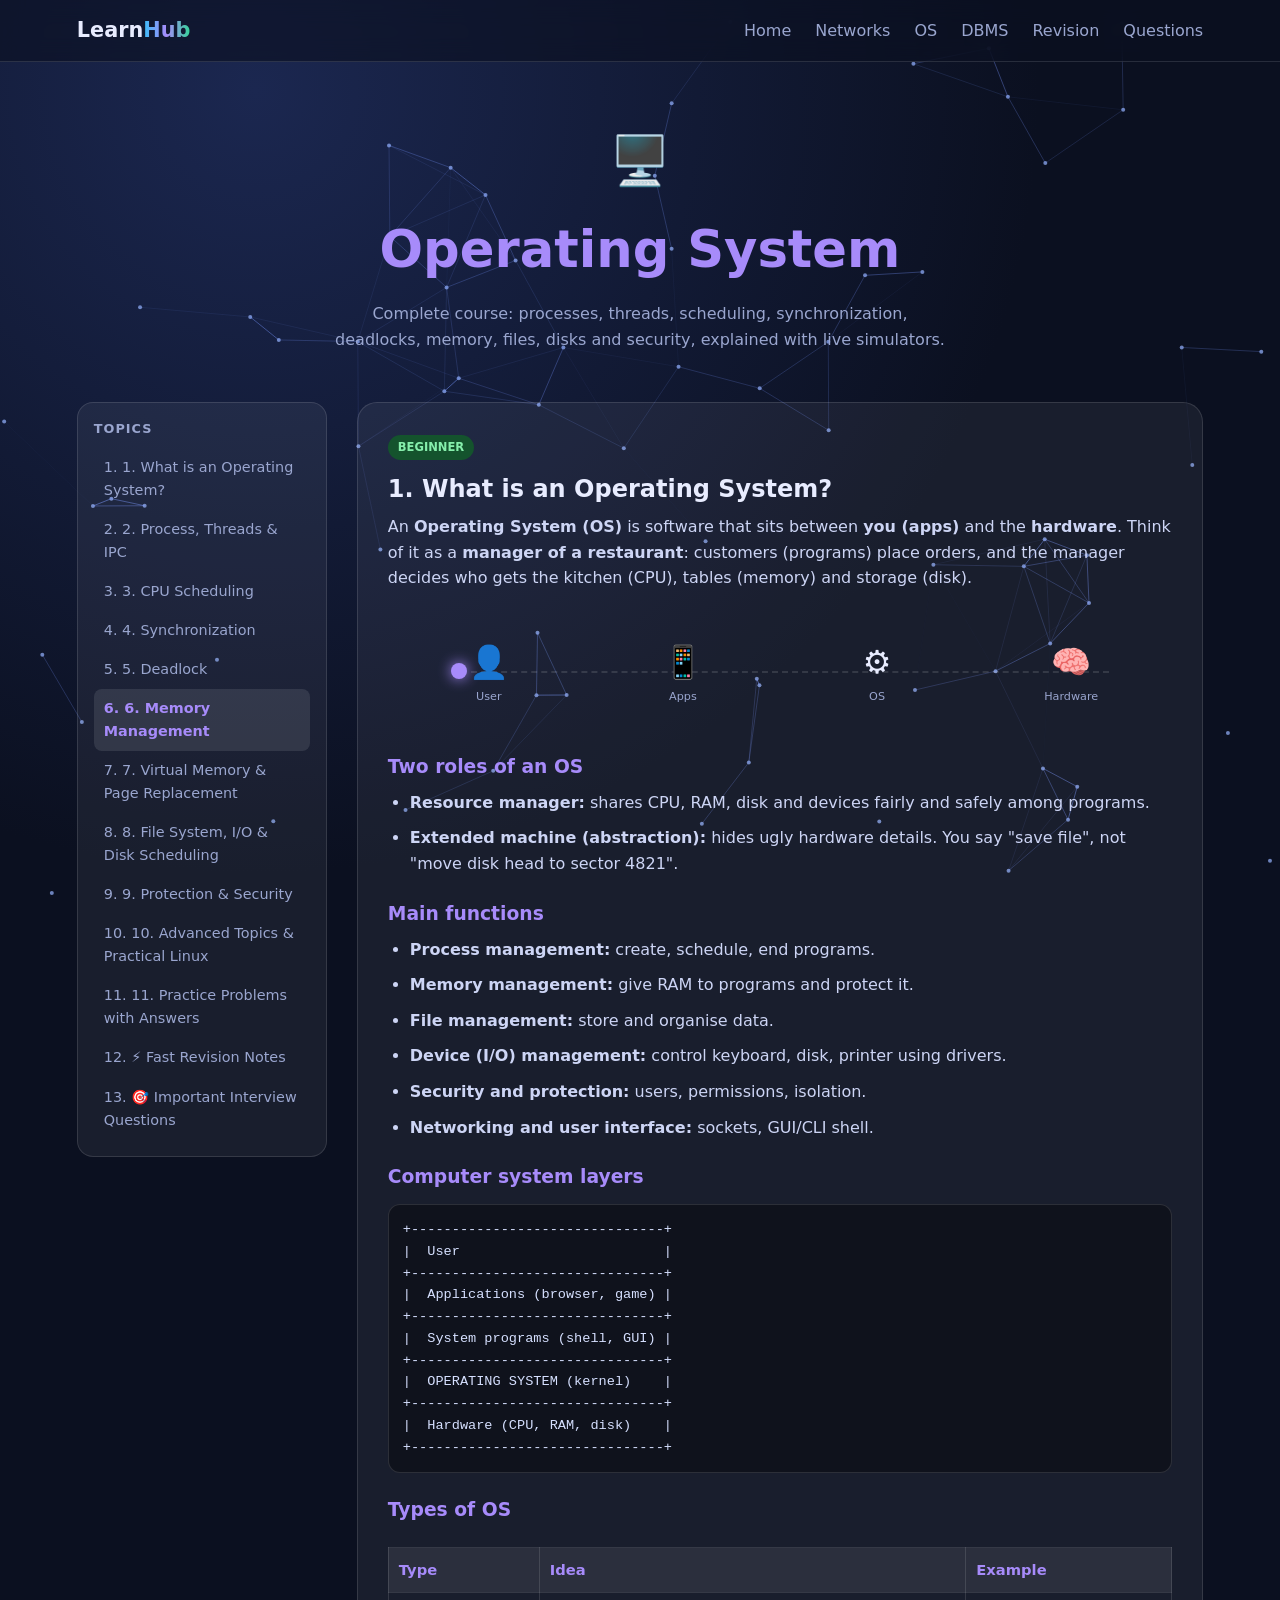
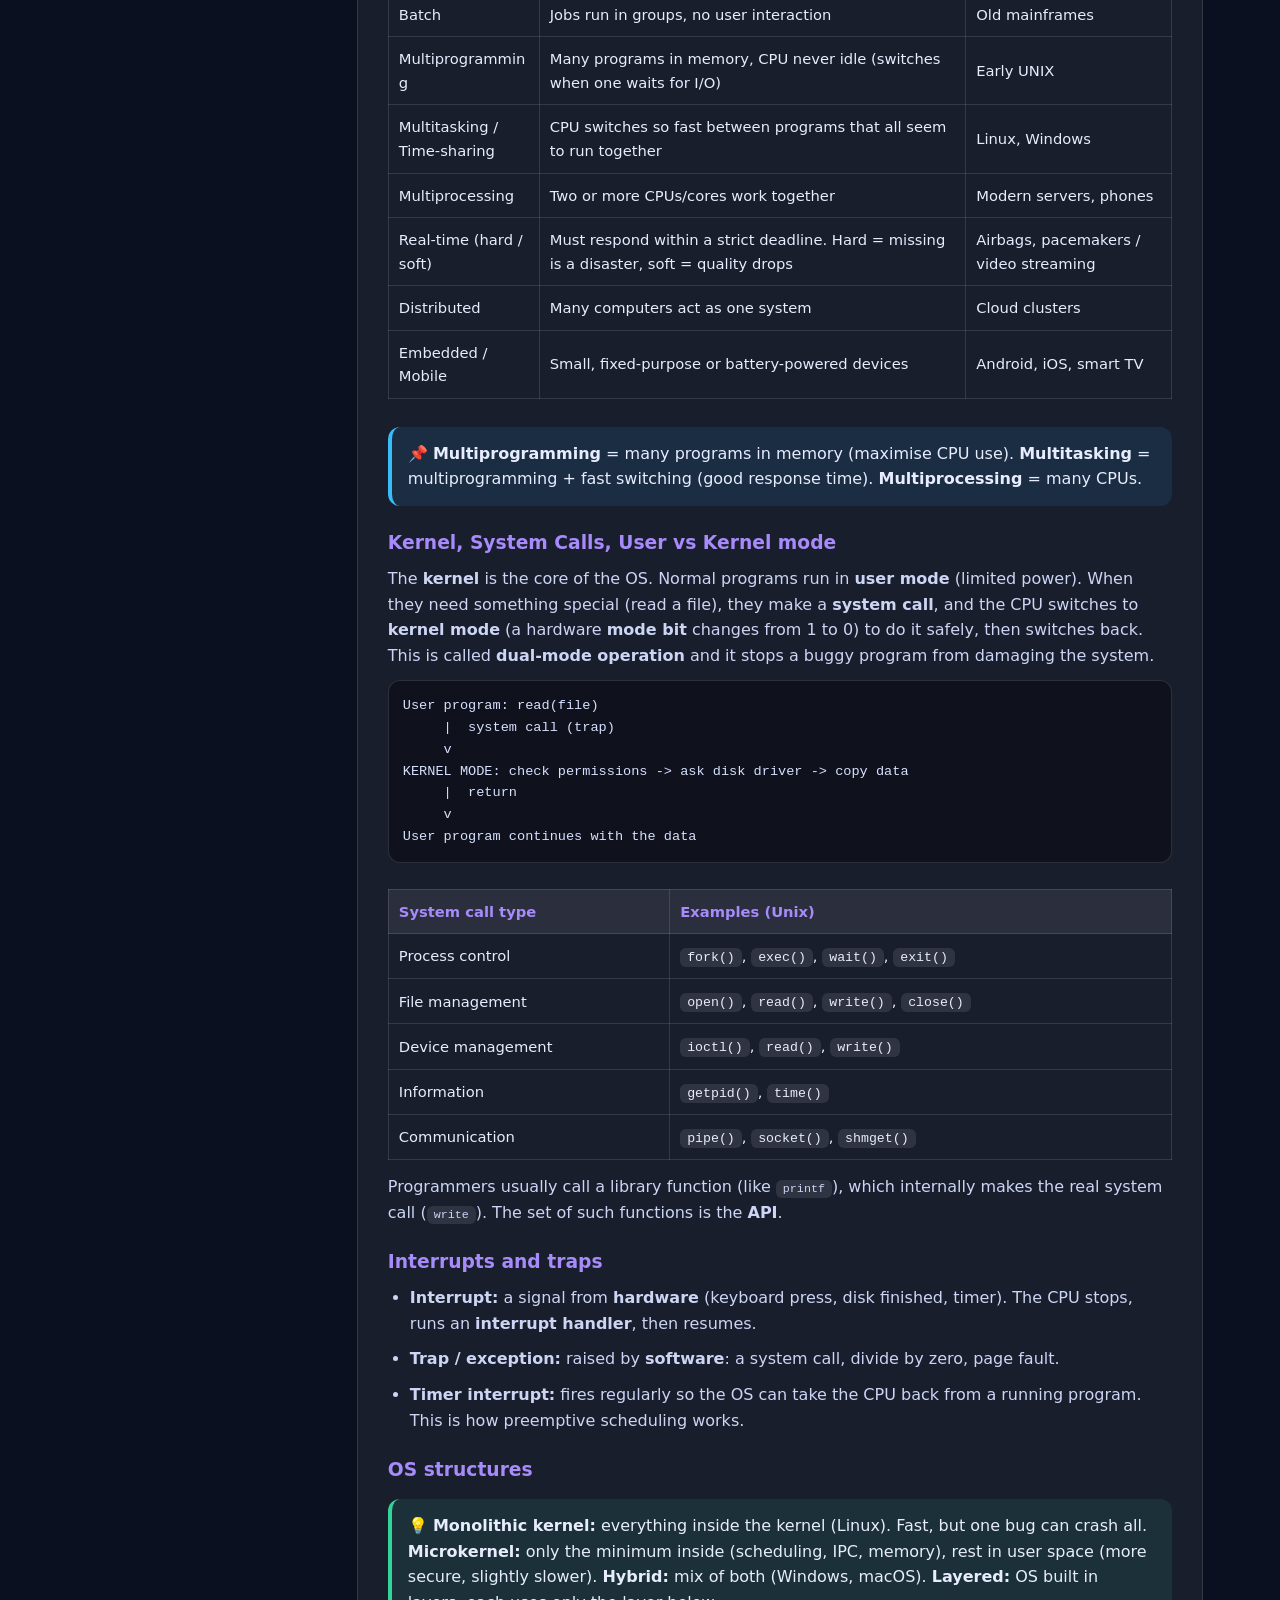
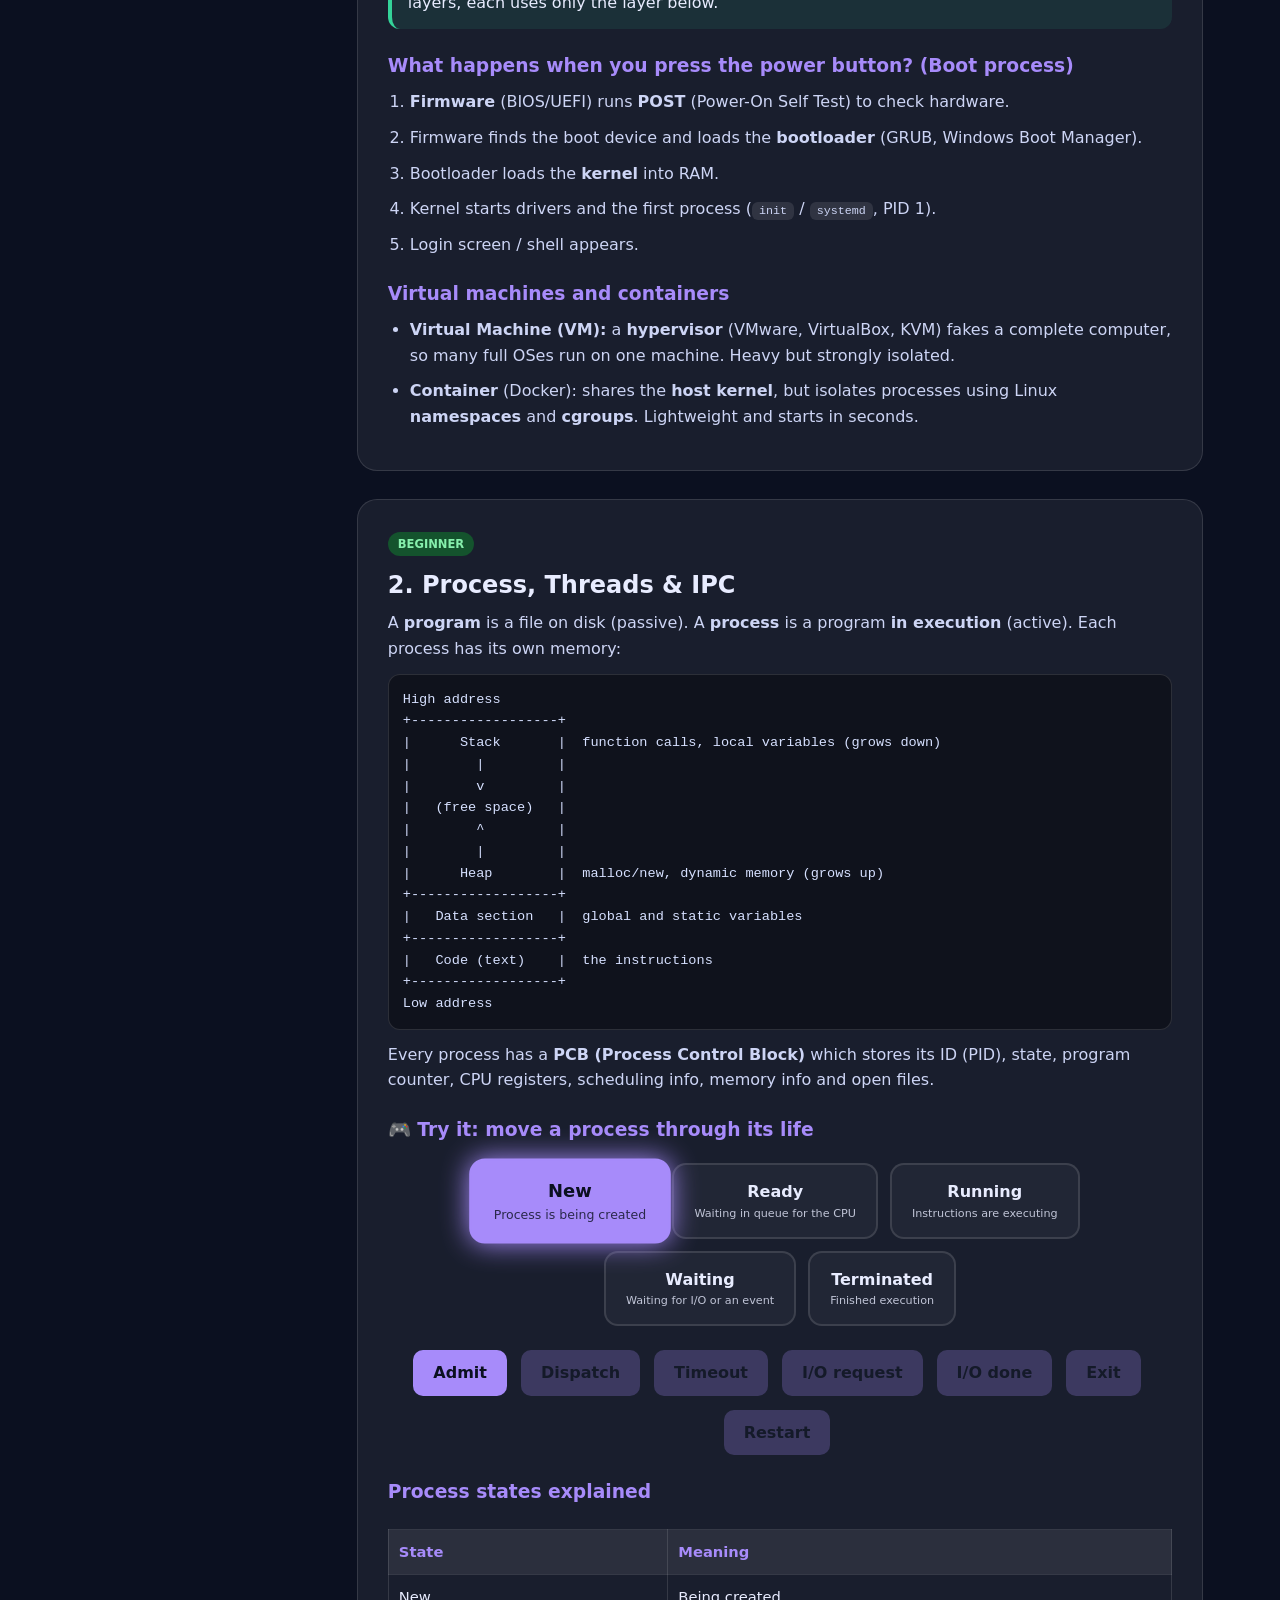
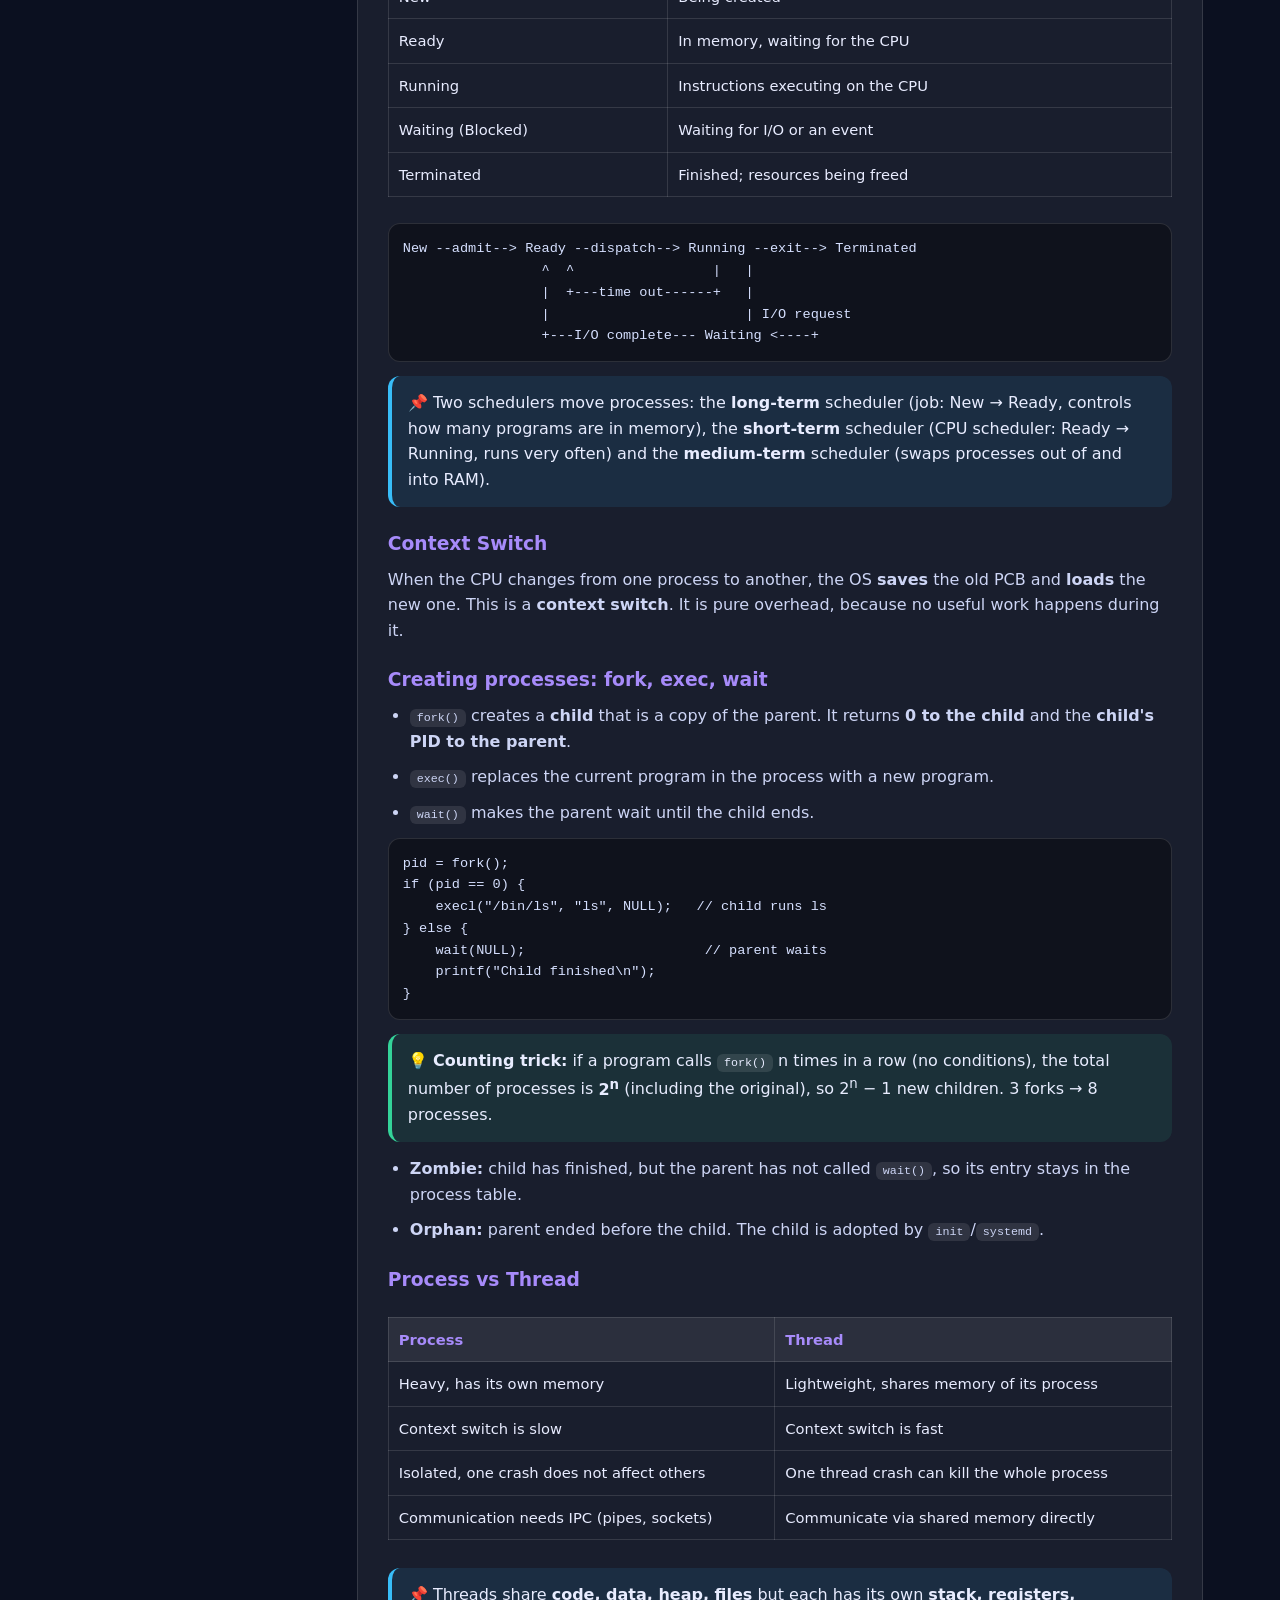
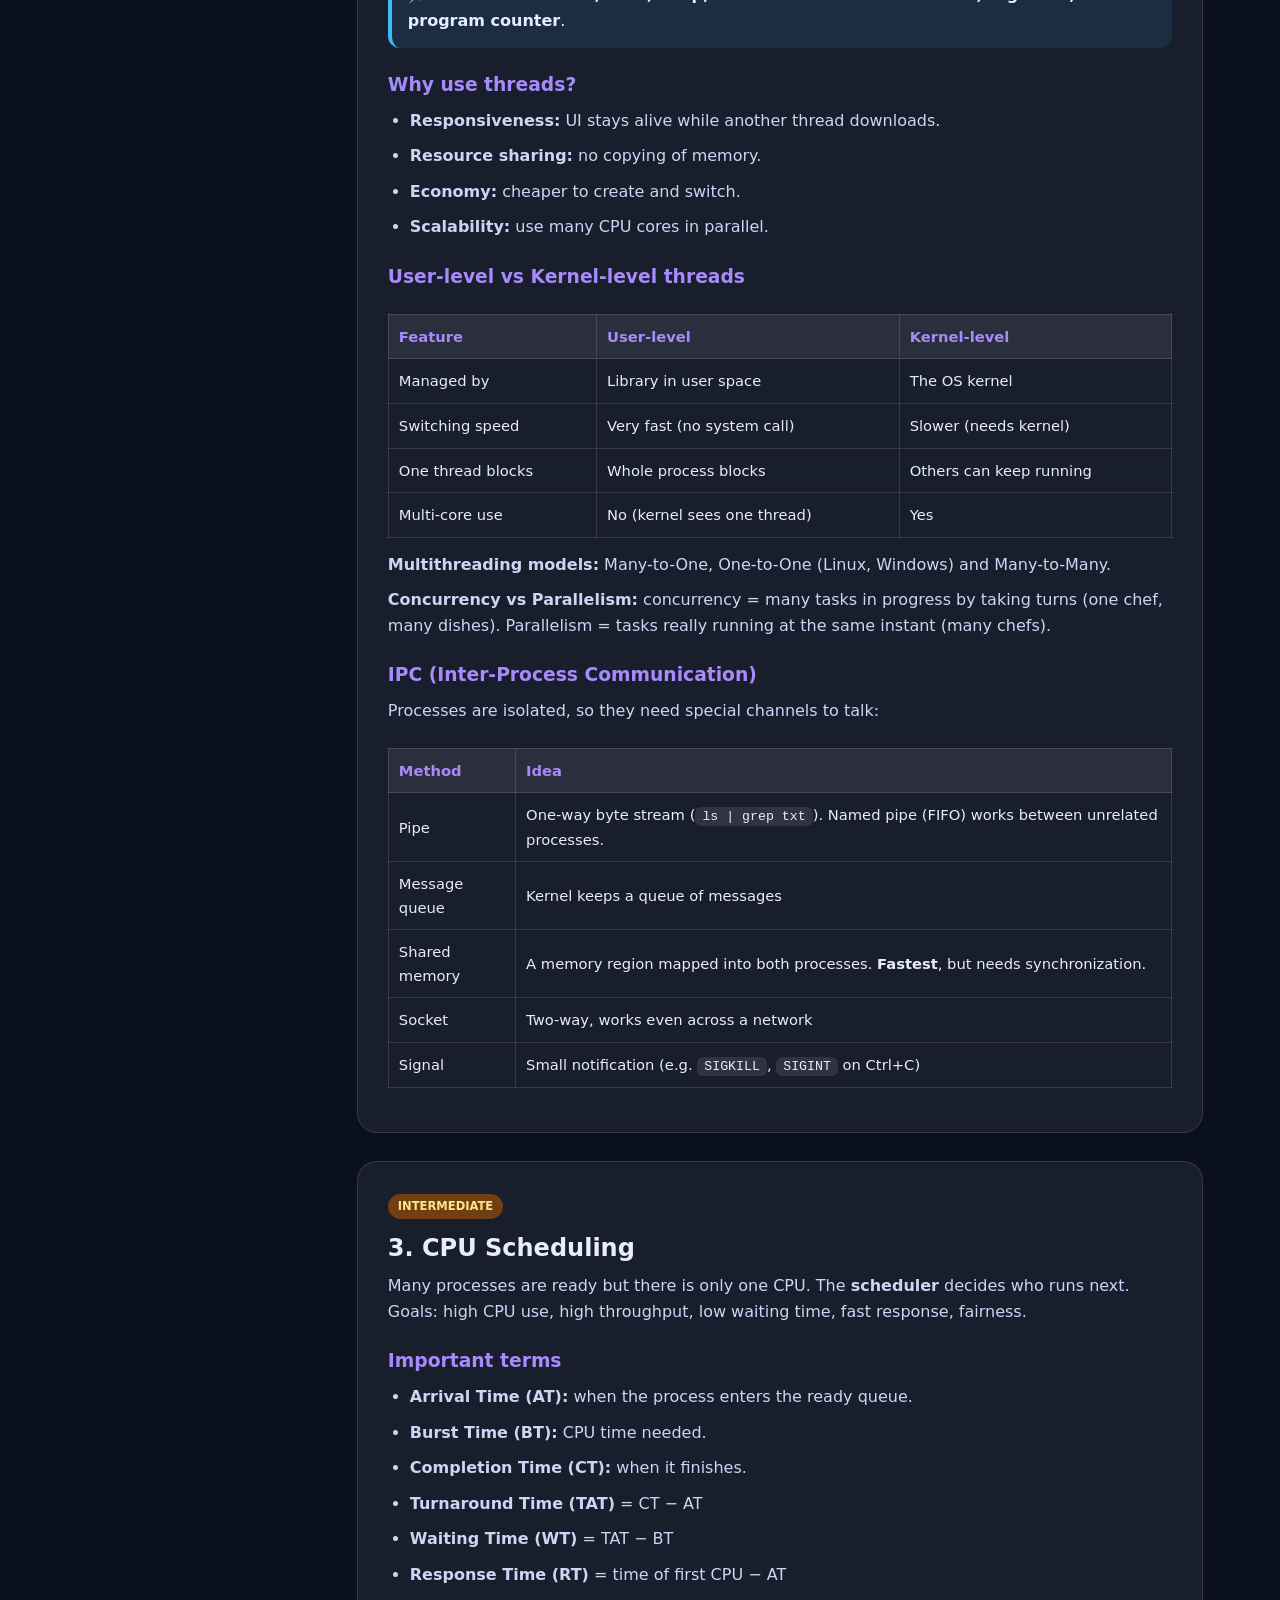
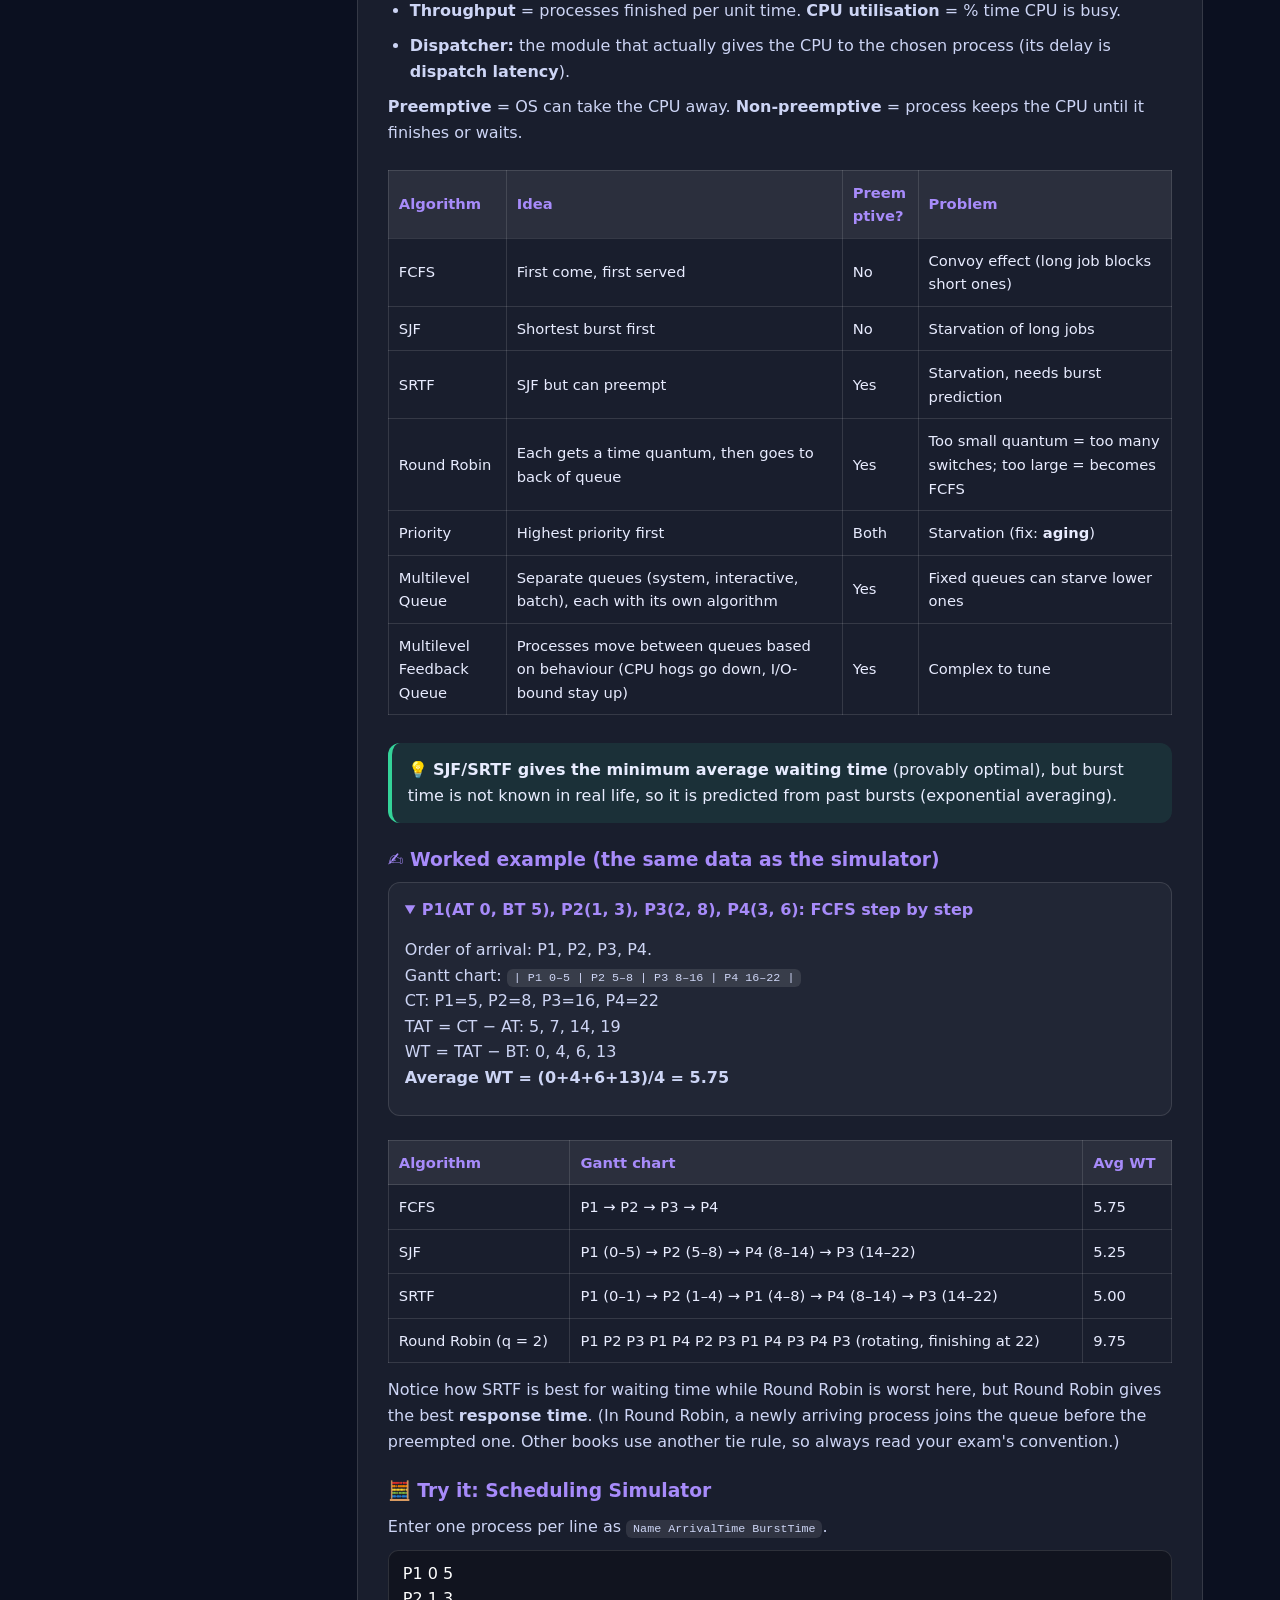
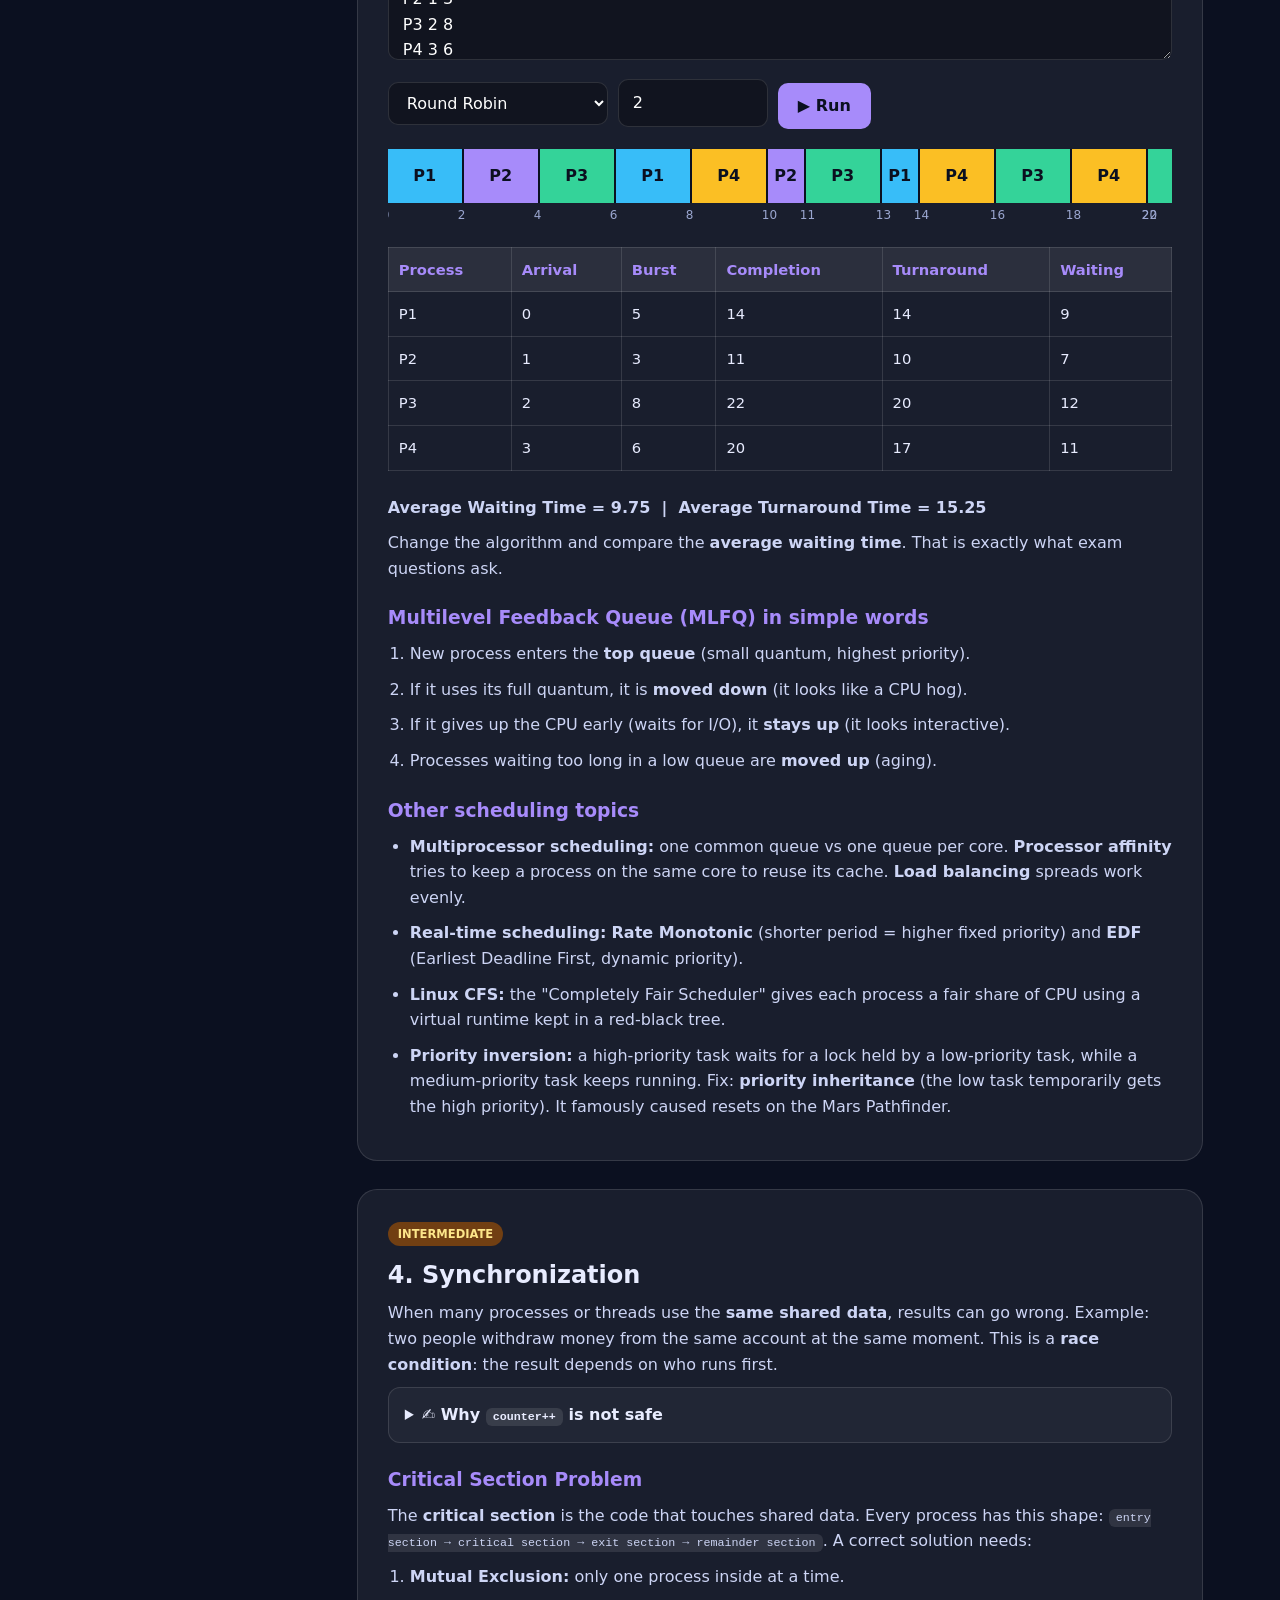
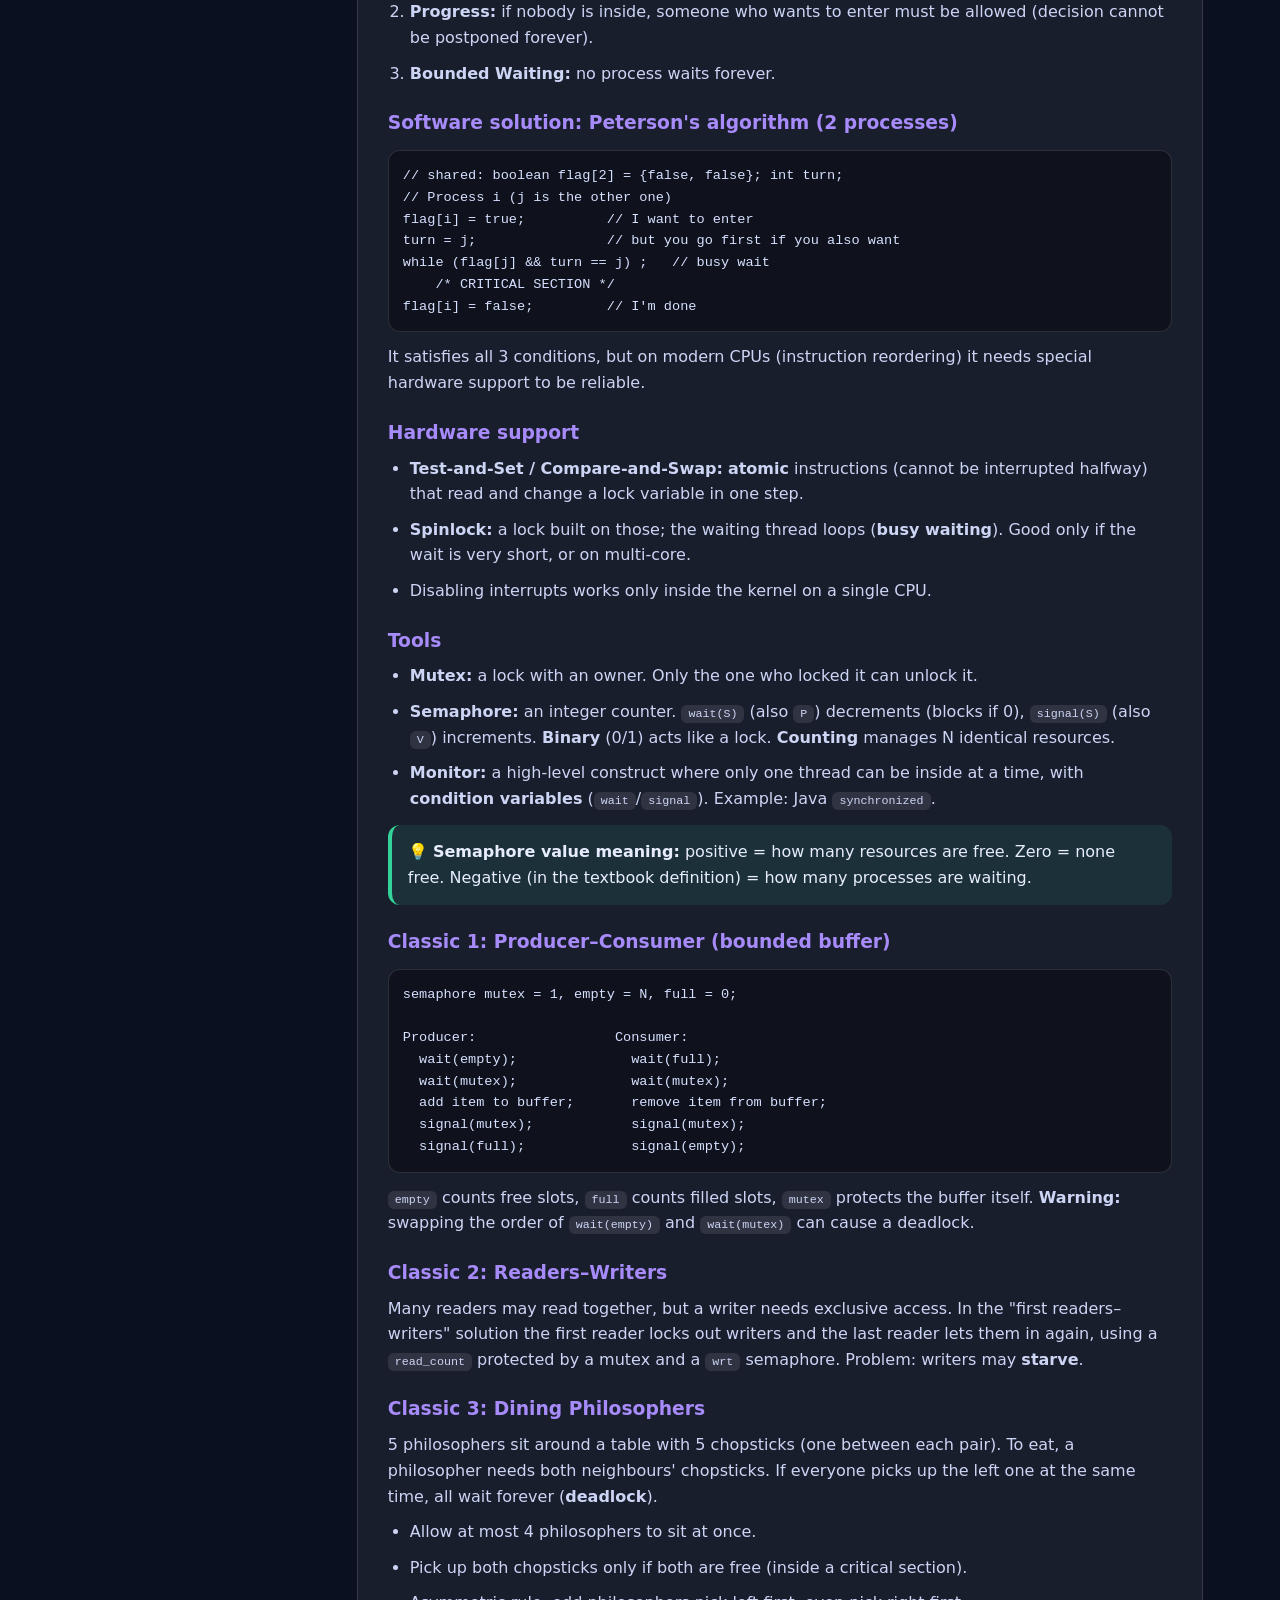
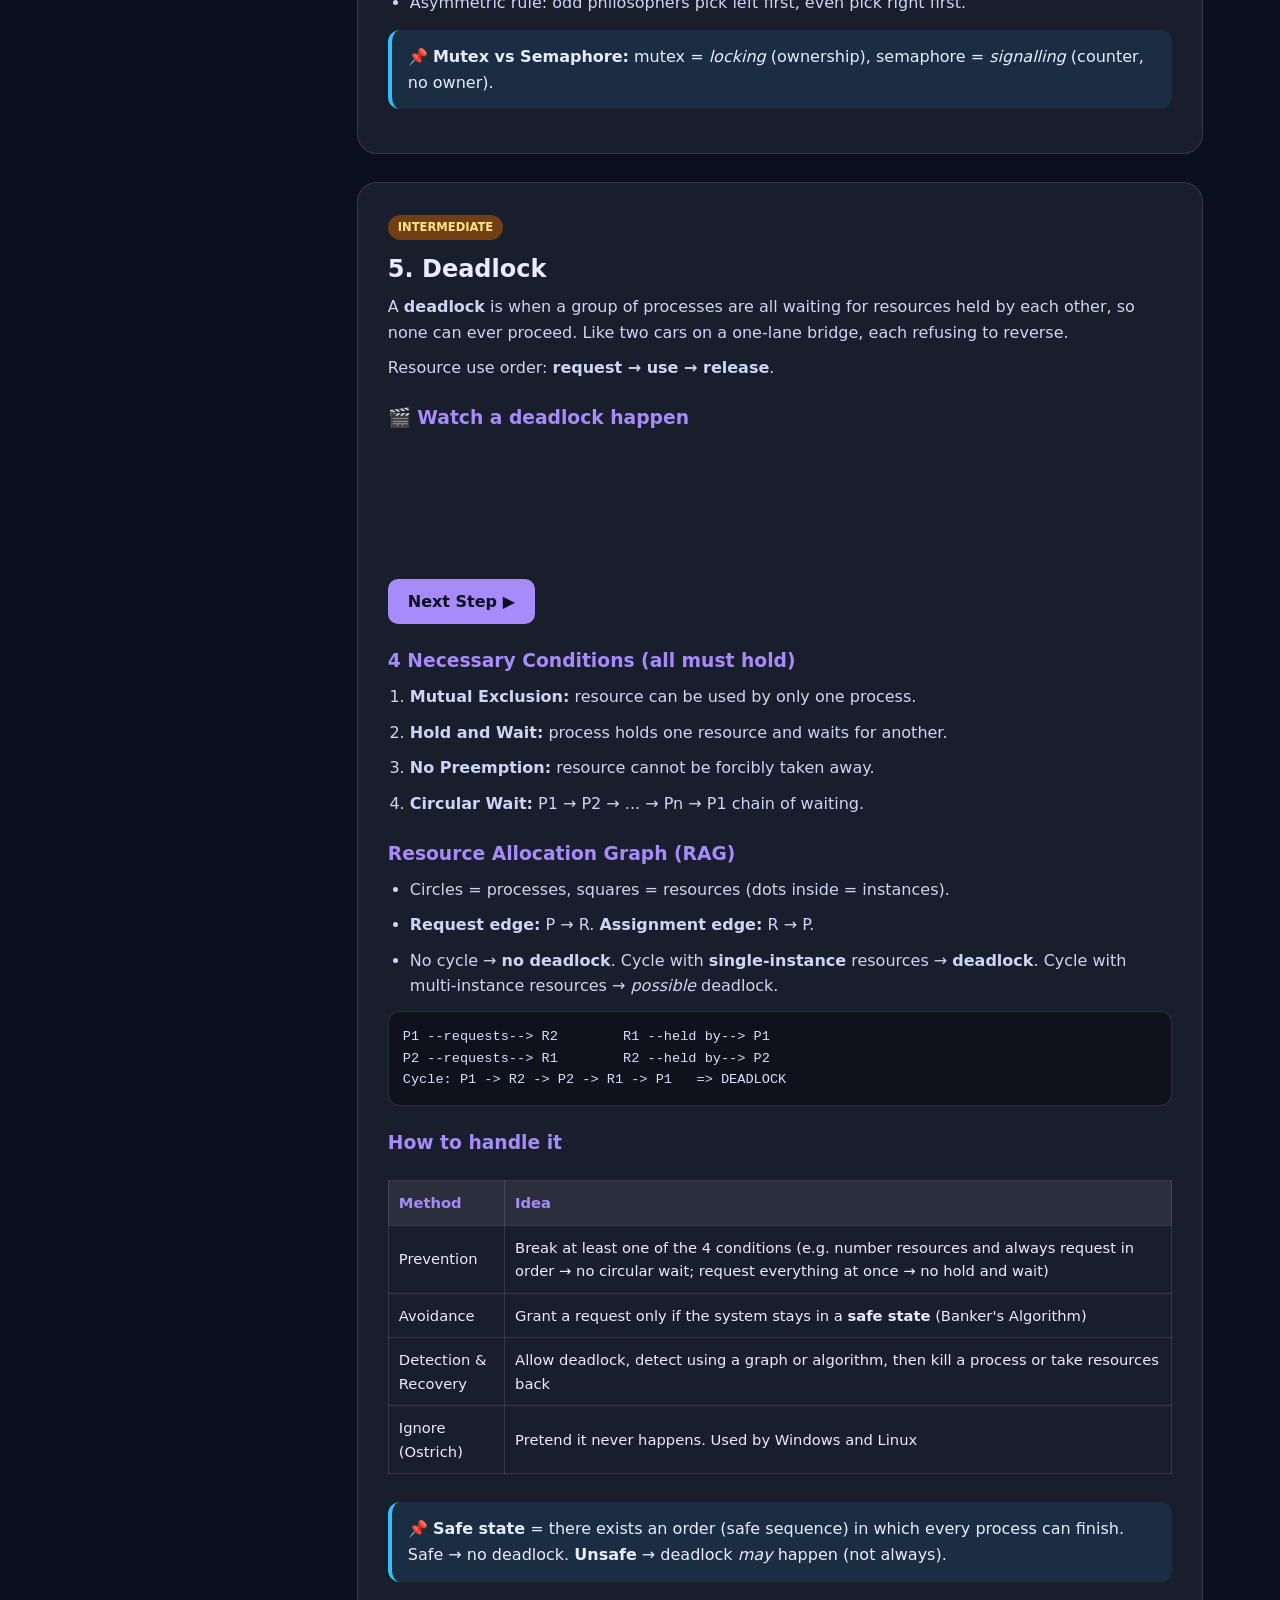
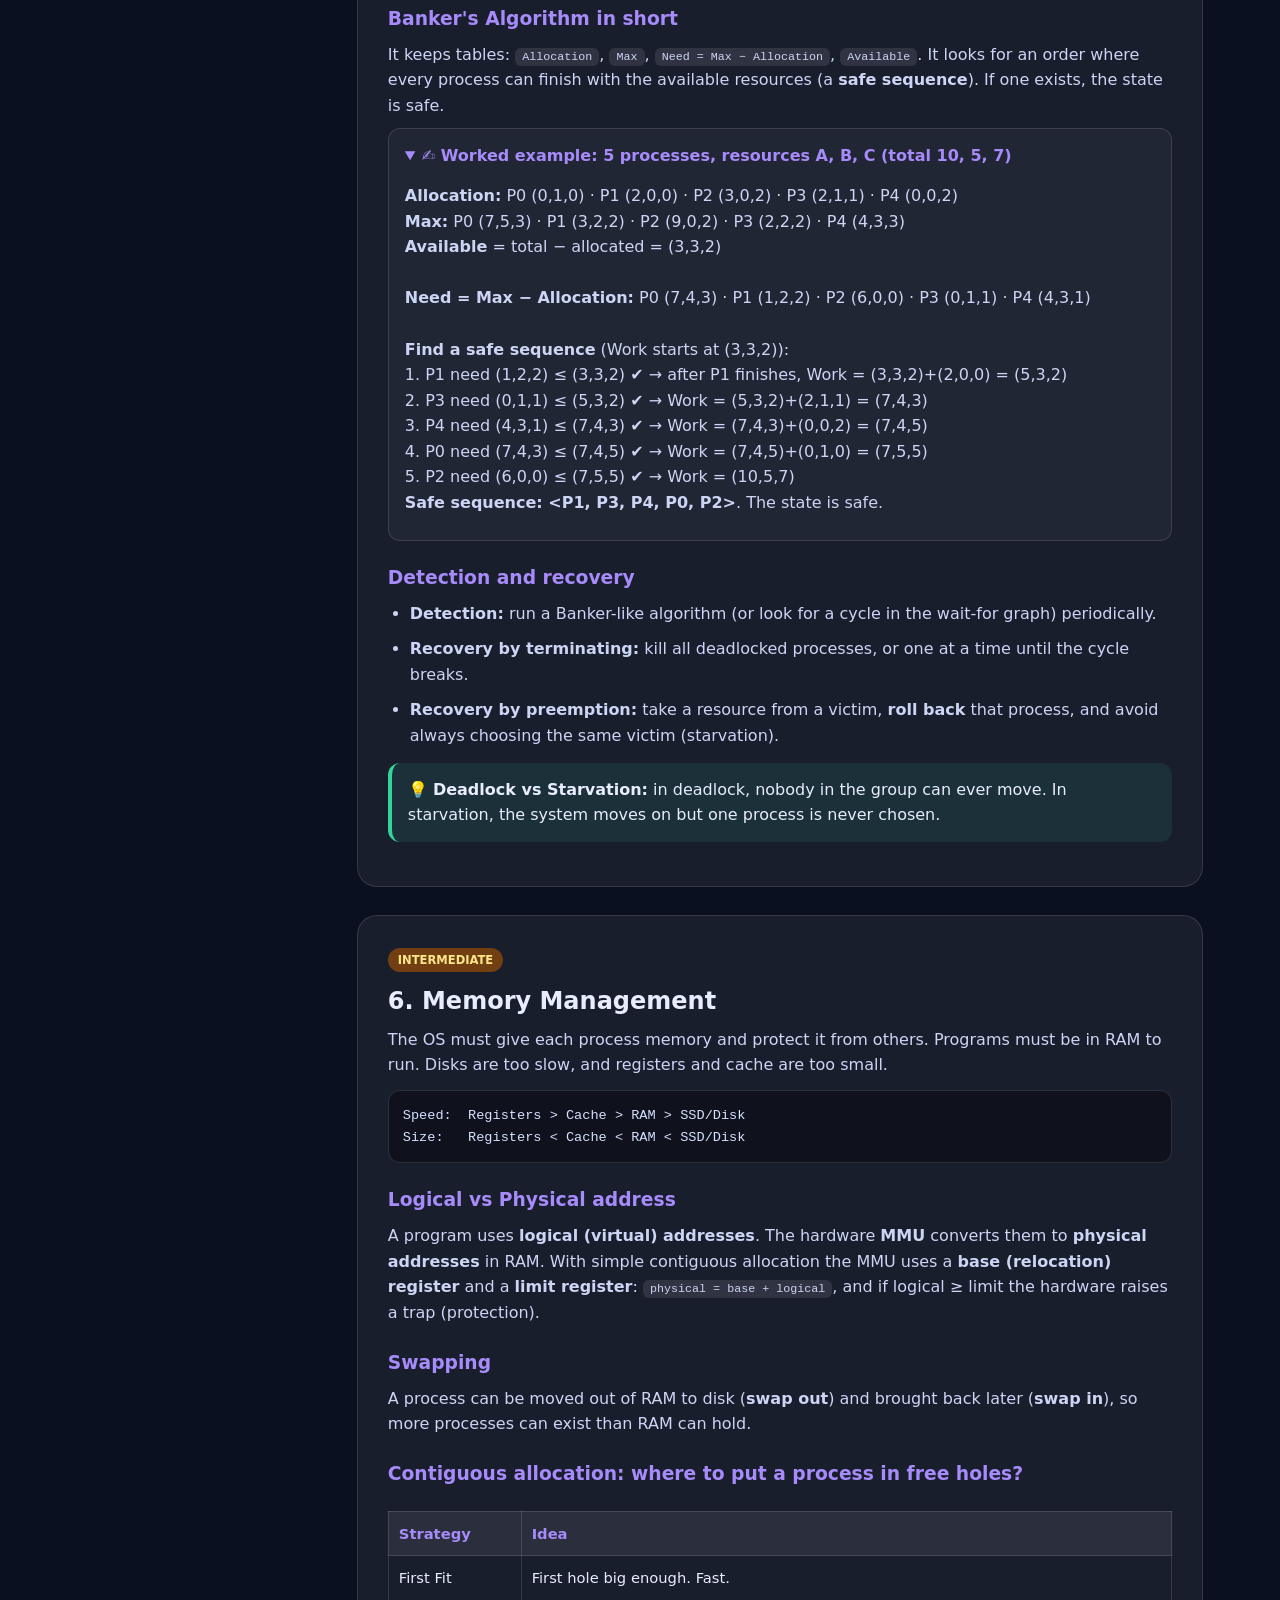
<file: learnhub/os.html>
<!DOCTYPE html>
<html lang="en">
<head>
  <meta charset="UTF-8">
  <meta name="viewport" content="width=device-width, initial-scale=1">
  <title>Operating System – LearnHub</title>
  <link rel="stylesheet" href="css/style.css">
</head>
<body class="os">
  <div id="progress"></div>
  <canvas id="bg"></canvas>

  <nav>
    <a href="index.html" class="logo">Learn<span>Hub</span></a>
    <button class="menu-btn">☰</button>
    <ul>
      <li><a href="index.html">Home</a></li>
      <li><a href="cn.html">Networks</a></li>
      <li><a href="os.html">OS</a></li>
      <li><a href="dbms.html">DBMS</a></li>
      <li><a href="#revision">Revision</a></li>
      <li><a href="#questions">Questions</a></li>
    </ul>
  </nav>

  <header class="page-hero">
    <div class="icon">🖥️</div>
    <h1>Operating System</h1>
    <p>Complete course: processes, threads, scheduling, synchronization, deadlocks, memory, files, disks and security, explained with live simulators.</p>
  </header>

  <div class="layout">
    <aside class="side" id="side"></aside>
    <main>

      <!-- ===================== 1. INTRO ===================== -->
      <section class="topic" id="intro">
        <span class="level l1">BEGINNER</span>
        <h2>1. What is an Operating System?</h2>
        <p>An <b>Operating System (OS)</b> is software that sits between <b>you (apps)</b> and the <b>hardware</b>. Think of it as a <b>manager of a restaurant</b>: customers (programs) place orders, and the manager decides who gets the kitchen (CPU), tables (memory) and storage (disk).</p>
        <div class="path">
          <div class="node">👤<small>User</small></div>
          <div class="node">📱<small>Apps</small></div>
          <div class="node">⚙️<small>OS</small></div>
          <div class="node">🧠<small>Hardware</small></div>
          <div class="dot"></div>
        </div>

        <h3>Two roles of an OS</h3>
        <ul>
          <li><b>Resource manager:</b> shares CPU, RAM, disk and devices fairly and safely among programs.</li>
          <li><b>Extended machine (abstraction):</b> hides ugly hardware details. You say "save file", not "move disk head to sector 4821".</li>
        </ul>

        <h3>Main functions</h3>
        <ul>
          <li><b>Process management:</b> create, schedule, end programs.</li>
          <li><b>Memory management:</b> give RAM to programs and protect it.</li>
          <li><b>File management:</b> store and organise data.</li>
          <li><b>Device (I/O) management:</b> control keyboard, disk, printer using drivers.</li>
          <li><b>Security and protection:</b> users, permissions, isolation.</li>
          <li><b>Networking and user interface:</b> sockets, GUI/CLI shell.</li>
        </ul>

        <h3>Computer system layers</h3>
<pre>+-------------------------------+
|  User                         |
+-------------------------------+
|  Applications (browser, game) |
+-------------------------------+
|  System programs (shell, GUI) |
+-------------------------------+
|  OPERATING SYSTEM (kernel)    |
+-------------------------------+
|  Hardware (CPU, RAM, disk)    |
+-------------------------------+</pre>

        <h3>Types of OS</h3>
        <div class="tbl"><table>
          <tr><th>Type</th><th>Idea</th><th>Example</th></tr>
          <tr><td>Batch</td><td>Jobs run in groups, no user interaction</td><td>Old mainframes</td></tr>
          <tr><td>Multiprogramming</td><td>Many programs in memory, CPU never idle (switches when one waits for I/O)</td><td>Early UNIX</td></tr>
          <tr><td>Multitasking / Time-sharing</td><td>CPU switches so fast between programs that all seem to run together</td><td>Linux, Windows</td></tr>
          <tr><td>Multiprocessing</td><td>Two or more CPUs/cores work together</td><td>Modern servers, phones</td></tr>
          <tr><td>Real-time (hard / soft)</td><td>Must respond within a strict deadline. Hard = missing is a disaster, soft = quality drops</td><td>Airbags, pacemakers / video streaming</td></tr>
          <tr><td>Distributed</td><td>Many computers act as one system</td><td>Cloud clusters</td></tr>
          <tr><td>Embedded / Mobile</td><td>Small, fixed-purpose or battery-powered devices</td><td>Android, iOS, smart TV</td></tr>
        </table></div>
        <div class="note">📌 <b>Multiprogramming</b> = many programs in memory (maximise CPU use). <b>Multitasking</b> = multiprogramming + fast switching (good response time). <b>Multiprocessing</b> = many CPUs.</div>

        <h3>Kernel, System Calls, User vs Kernel mode</h3>
        <p>The <b>kernel</b> is the core of the OS. Normal programs run in <b>user mode</b> (limited power). When they need something special (read a file), they make a <b>system call</b>, and the CPU switches to <b>kernel mode</b> (a hardware <b>mode bit</b> changes from 1 to 0) to do it safely, then switches back. This is called <b>dual-mode operation</b> and it stops a buggy program from damaging the system.</p>
<pre>User program: read(file)
     |  system call (trap)
     v
KERNEL MODE: check permissions -> ask disk driver -> copy data
     |  return
     v
User program continues with the data</pre>

        <div class="tbl"><table>
          <tr><th>System call type</th><th>Examples (Unix)</th></tr>
          <tr><td>Process control</td><td><code>fork()</code>, <code>exec()</code>, <code>wait()</code>, <code>exit()</code></td></tr>
          <tr><td>File management</td><td><code>open()</code>, <code>read()</code>, <code>write()</code>, <code>close()</code></td></tr>
          <tr><td>Device management</td><td><code>ioctl()</code>, <code>read()</code>, <code>write()</code></td></tr>
          <tr><td>Information</td><td><code>getpid()</code>, <code>time()</code></td></tr>
          <tr><td>Communication</td><td><code>pipe()</code>, <code>socket()</code>, <code>shmget()</code></td></tr>
        </table></div>
        <p>Programmers usually call a library function (like <code>printf</code>), which internally makes the real system call (<code>write</code>). The set of such functions is the <b>API</b>.</p>

        <h3>Interrupts and traps</h3>
        <ul>
          <li><b>Interrupt:</b> a signal from <b>hardware</b> (keyboard press, disk finished, timer). The CPU stops, runs an <b>interrupt handler</b>, then resumes.</li>
          <li><b>Trap / exception:</b> raised by <b>software</b>: a system call, divide by zero, page fault.</li>
          <li><b>Timer interrupt:</b> fires regularly so the OS can take the CPU back from a running program. This is how preemptive scheduling works.</li>
        </ul>

        <h3>OS structures</h3>
        <div class="tip">💡 <b>Monolithic kernel:</b> everything inside the kernel (Linux). Fast, but one bug can crash all. <b>Microkernel:</b> only the minimum inside (scheduling, IPC, memory), rest in user space (more secure, slightly slower). <b>Hybrid:</b> mix of both (Windows, macOS). <b>Layered:</b> OS built in layers, each uses only the layer below.</div>

        <h3>What happens when you press the power button? (Boot process)</h3>
        <ol>
          <li><b>Firmware</b> (BIOS/UEFI) runs <b>POST</b> (Power-On Self Test) to check hardware.</li>
          <li>Firmware finds the boot device and loads the <b>bootloader</b> (GRUB, Windows Boot Manager).</li>
          <li>Bootloader loads the <b>kernel</b> into RAM.</li>
          <li>Kernel starts drivers and the first process (<code>init</code> / <code>systemd</code>, PID 1).</li>
          <li>Login screen / shell appears.</li>
        </ol>

        <h3>Virtual machines and containers</h3>
        <ul>
          <li><b>Virtual Machine (VM):</b> a <b>hypervisor</b> (VMware, VirtualBox, KVM) fakes a complete computer, so many full OSes run on one machine. Heavy but strongly isolated.</li>
          <li><b>Container</b> (Docker): shares the <b>host kernel</b>, but isolates processes using Linux <b>namespaces</b> and <b>cgroups</b>. Lightweight and starts in seconds.</li>
        </ul>
      </section>

      <!-- ===================== 2. PROCESS ===================== -->
      <section class="topic" id="process">
        <span class="level l1">BEGINNER</span>
        <h2>2. Process, Threads & IPC</h2>
        <p>A <b>program</b> is a file on disk (passive). A <b>process</b> is a program <b>in execution</b> (active). Each process has its own memory:</p>
<pre>High address
+------------------+
|      Stack       |  function calls, local variables (grows down)
|        |         |
|        v         |
|   (free space)   |
|        ^         |
|        |         |
|      Heap        |  malloc/new, dynamic memory (grows up)
+------------------+
|   Data section   |  global and static variables
+------------------+
|   Code (text)    |  the instructions
+------------------+
Low address</pre>
        <p>Every process has a <b>PCB (Process Control Block)</b> which stores its ID (PID), state, program counter, CPU registers, scheduling info, memory info and open files.</p>

        <h3>🎮 Try it: move a process through its life</h3>
        <div class="states" id="st-box"></div>
        <div class="acts" id="st-acts"></div>

        <h3>Process states explained</h3>
        <div class="tbl"><table>
          <tr><th>State</th><th>Meaning</th></tr>
          <tr><td>New</td><td>Being created</td></tr>
          <tr><td>Ready</td><td>In memory, waiting for the CPU</td></tr>
          <tr><td>Running</td><td>Instructions executing on the CPU</td></tr>
          <tr><td>Waiting (Blocked)</td><td>Waiting for I/O or an event</td></tr>
          <tr><td>Terminated</td><td>Finished; resources being freed</td></tr>
        </table></div>
<pre>New --admit--> Ready --dispatch--> Running --exit--> Terminated
                 ^  ^                 |   |
                 |  +---time out------+   |
                 |                        | I/O request
                 +---I/O complete--- Waiting <----+</pre>
        <div class="note">📌 Two schedulers move processes: the <b>long-term</b> scheduler (job: New → Ready, controls how many programs are in memory), the <b>short-term</b> scheduler (CPU scheduler: Ready → Running, runs very often) and the <b>medium-term</b> scheduler (swaps processes out of and into RAM).</div>

        <h3>Context Switch</h3>
        <p>When the CPU changes from one process to another, the OS <b>saves</b> the old PCB and <b>loads</b> the new one. This is a <b>context switch</b>. It is pure overhead, because no useful work happens during it.</p>

        <h3>Creating processes: fork, exec, wait</h3>
        <ul>
          <li><code>fork()</code> creates a <b>child</b> that is a copy of the parent. It returns <b>0 to the child</b> and the <b>child's PID to the parent</b>.</li>
          <li><code>exec()</code> replaces the current program in the process with a new program.</li>
          <li><code>wait()</code> makes the parent wait until the child ends.</li>
        </ul>
<pre>pid = fork();
if (pid == 0) {
    execl("/bin/ls", "ls", NULL);   // child runs ls
} else {
    wait(NULL);                      // parent waits
    printf("Child finished\n");
}</pre>
        <div class="tip">💡 <b>Counting trick:</b> if a program calls <code>fork()</code> n times in a row (no conditions), the total number of processes is <b>2<sup>n</sup></b> (including the original), so 2<sup>n</sup> − 1 new children. 3 forks → 8 processes.</div>
        <ul>
          <li><b>Zombie:</b> child has finished, but the parent has not called <code>wait()</code>, so its entry stays in the process table.</li>
          <li><b>Orphan:</b> parent ended before the child. The child is adopted by <code>init</code>/<code>systemd</code>.</li>
        </ul>

        <h3>Process vs Thread</h3>
        <div class="tbl"><table>
          <tr><th>Process</th><th>Thread</th></tr>
          <tr><td>Heavy, has its own memory</td><td>Lightweight, shares memory of its process</td></tr>
          <tr><td>Context switch is slow</td><td>Context switch is fast</td></tr>
          <tr><td>Isolated, one crash does not affect others</td><td>One thread crash can kill the whole process</td></tr>
          <tr><td>Communication needs IPC (pipes, sockets)</td><td>Communicate via shared memory directly</td></tr>
        </table></div>
        <div class="note">📌 Threads share <b>code, data, heap, files</b> but each has its own <b>stack, registers, program counter</b>.</div>

        <h3>Why use threads?</h3>
        <ul>
          <li><b>Responsiveness:</b> UI stays alive while another thread downloads.</li>
          <li><b>Resource sharing:</b> no copying of memory.</li>
          <li><b>Economy:</b> cheaper to create and switch.</li>
          <li><b>Scalability:</b> use many CPU cores in parallel.</li>
        </ul>

        <h3>User-level vs Kernel-level threads</h3>
        <div class="tbl"><table>
          <tr><th>Feature</th><th>User-level</th><th>Kernel-level</th></tr>
          <tr><td>Managed by</td><td>Library in user space</td><td>The OS kernel</td></tr>
          <tr><td>Switching speed</td><td>Very fast (no system call)</td><td>Slower (needs kernel)</td></tr>
          <tr><td>One thread blocks</td><td>Whole process blocks</td><td>Others can keep running</td></tr>
          <tr><td>Multi-core use</td><td>No (kernel sees one thread)</td><td>Yes</td></tr>
        </table></div>
        <p><b>Multithreading models:</b> Many-to-One, One-to-One (Linux, Windows) and Many-to-Many.</p>
        <p><b>Concurrency vs Parallelism:</b> concurrency = many tasks in progress by taking turns (one chef, many dishes). Parallelism = tasks really running at the same instant (many chefs).</p>

        <h3>IPC (Inter-Process Communication)</h3>
        <p>Processes are isolated, so they need special channels to talk:</p>
        <div class="tbl"><table>
          <tr><th>Method</th><th>Idea</th></tr>
          <tr><td>Pipe</td><td>One-way byte stream (<code>ls | grep txt</code>). Named pipe (FIFO) works between unrelated processes.</td></tr>
          <tr><td>Message queue</td><td>Kernel keeps a queue of messages</td></tr>
          <tr><td>Shared memory</td><td>A memory region mapped into both processes. <b>Fastest</b>, but needs synchronization.</td></tr>
          <tr><td>Socket</td><td>Two-way, works even across a network</td></tr>
          <tr><td>Signal</td><td>Small notification (e.g. <code>SIGKILL</code>, <code>SIGINT</code> on Ctrl+C)</td></tr>
        </table></div>
      </section>

      <!-- ===================== 3. SCHEDULING ===================== -->
      <section class="topic" id="scheduling">
        <span class="level l2">INTERMEDIATE</span>
        <h2>3. CPU Scheduling</h2>
        <p>Many processes are ready but there is only one CPU. The <b>scheduler</b> decides who runs next. Goals: high CPU use, high throughput, low waiting time, fast response, fairness.</p>
        <h3>Important terms</h3>
        <ul>
          <li><b>Arrival Time (AT):</b> when the process enters the ready queue.</li>
          <li><b>Burst Time (BT):</b> CPU time needed.</li>
          <li><b>Completion Time (CT):</b> when it finishes.</li>
          <li><b>Turnaround Time (TAT)</b> = CT − AT</li>
          <li><b>Waiting Time (WT)</b> = TAT − BT</li>
          <li><b>Response Time (RT)</b> = time of first CPU − AT</li>
          <li><b>Throughput</b> = processes finished per unit time. <b>CPU utilisation</b> = % time CPU is busy.</li>
          <li><b>Dispatcher:</b> the module that actually gives the CPU to the chosen process (its delay is <b>dispatch latency</b>).</li>
        </ul>
        <p><b>Preemptive</b> = OS can take the CPU away. <b>Non-preemptive</b> = process keeps the CPU until it finishes or waits.</p>

        <div class="tbl"><table>
          <tr><th>Algorithm</th><th>Idea</th><th>Preemptive?</th><th>Problem</th></tr>
          <tr><td>FCFS</td><td>First come, first served</td><td>No</td><td>Convoy effect (long job blocks short ones)</td></tr>
          <tr><td>SJF</td><td>Shortest burst first</td><td>No</td><td>Starvation of long jobs</td></tr>
          <tr><td>SRTF</td><td>SJF but can preempt</td><td>Yes</td><td>Starvation, needs burst prediction</td></tr>
          <tr><td>Round Robin</td><td>Each gets a time quantum, then goes to back of queue</td><td>Yes</td><td>Too small quantum = too many switches; too large = becomes FCFS</td></tr>
          <tr><td>Priority</td><td>Highest priority first</td><td>Both</td><td>Starvation (fix: <b>aging</b>)</td></tr>
          <tr><td>Multilevel Queue</td><td>Separate queues (system, interactive, batch), each with its own algorithm</td><td>Yes</td><td>Fixed queues can starve lower ones</td></tr>
          <tr><td>Multilevel Feedback Queue</td><td>Processes move between queues based on behaviour (CPU hogs go down, I/O-bound stay up)</td><td>Yes</td><td>Complex to tune</td></tr>
        </table></div>
        <div class="tip">💡 <b>SJF/SRTF gives the minimum average waiting time</b> (provably optimal), but burst time is not known in real life, so it is predicted from past bursts (exponential averaging).</div>

        <h3>✍️ Worked example (the same data as the simulator)</h3>
        <details open><summary>P1(AT 0, BT 5), P2(1, 3), P3(2, 8), P4(3, 6): FCFS step by step</summary>
          <p>Order of arrival: P1, P2, P3, P4.<br>
          Gantt chart: <code>| P1 0–5 | P2 5–8 | P3 8–16 | P4 16–22 |</code><br>
          CT: P1=5, P2=8, P3=16, P4=22<br>
          TAT = CT − AT: 5, 7, 14, 19<br>
          WT = TAT − BT: 0, 4, 6, 13<br>
          <b>Average WT = (0+4+6+13)/4 = 5.75</b></p></details>
        <div class="tbl"><table>
          <tr><th>Algorithm</th><th>Gantt chart</th><th>Avg WT</th></tr>
          <tr><td>FCFS</td><td>P1 → P2 → P3 → P4</td><td>5.75</td></tr>
          <tr><td>SJF</td><td>P1 (0–5) → P2 (5–8) → P4 (8–14) → P3 (14–22)</td><td>5.25</td></tr>
          <tr><td>SRTF</td><td>P1 (0–1) → P2 (1–4) → P1 (4–8) → P4 (8–14) → P3 (14–22)</td><td>5.00</td></tr>
          <tr><td>Round Robin (q = 2)</td><td>P1 P2 P3 P1 P4 P2 P3 P1 P4 P3 P4 P3 (rotating, finishing at 22)</td><td>9.75</td></tr>
        </table></div>
        <p>Notice how SRTF is best for waiting time while Round Robin is worst here, but Round Robin gives the best <b>response time</b>. (In Round Robin, a newly arriving process joins the queue before the preempted one. Other books use another tie rule, so always read your exam's convention.)</p>

        <h3>🧮 Try it: Scheduling Simulator</h3>
        <p>Enter one process per line as <code>Name ArrivalTime BurstTime</code>.</p>
        <textarea id="sc-in">P1 0 5
P2 1 3
P3 2 8
P4 3 6</textarea>
        <div class="ctl">
          <select id="sc-algo">
            <option value="fcfs">FCFS</option>
            <option value="sjf">SJF (non-preemptive)</option>
            <option value="srtf">SRTF (preemptive)</option>
            <option value="rr" selected>Round Robin</option>
          </select>
          <input type="number" id="sc-q" value="2" min="1" placeholder="Quantum">
          <button class="btn2" onclick="runSched()">▶ Run</button>
        </div>
        <div id="sc-out"></div>
        <p>Change the algorithm and compare the <b>average waiting time</b>. That is exactly what exam questions ask.</p>

        <h3>Multilevel Feedback Queue (MLFQ) in simple words</h3>
        <ol>
          <li>New process enters the <b>top queue</b> (small quantum, highest priority).</li>
          <li>If it uses its full quantum, it is <b>moved down</b> (it looks like a CPU hog).</li>
          <li>If it gives up the CPU early (waits for I/O), it <b>stays up</b> (it looks interactive).</li>
          <li>Processes waiting too long in a low queue are <b>moved up</b> (aging).</li>
        </ol>

        <h3>Other scheduling topics</h3>
        <ul>
          <li><b>Multiprocessor scheduling:</b> one common queue vs one queue per core. <b>Processor affinity</b> tries to keep a process on the same core to reuse its cache. <b>Load balancing</b> spreads work evenly.</li>
          <li><b>Real-time scheduling:</b> <b>Rate Monotonic</b> (shorter period = higher fixed priority) and <b>EDF</b> (Earliest Deadline First, dynamic priority).</li>
          <li><b>Linux CFS:</b> the "Completely Fair Scheduler" gives each process a fair share of CPU using a virtual runtime kept in a red-black tree.</li>
          <li><b>Priority inversion:</b> a high-priority task waits for a lock held by a low-priority task, while a medium-priority task keeps running. Fix: <b>priority inheritance</b> (the low task temporarily gets the high priority). It famously caused resets on the Mars Pathfinder.</li>
        </ul>
      </section>

      <!-- ===================== 4. SYNC ===================== -->
      <section class="topic" id="sync">
        <span class="level l2">INTERMEDIATE</span>
        <h2>4. Synchronization</h2>
        <p>When many processes or threads use the <b>same shared data</b>, results can go wrong. Example: two people withdraw money from the same account at the same moment. This is a <b>race condition</b>: the result depends on who runs first.</p>
        <details><summary>✍️ Why <code>counter++</code> is not safe</summary>
          <p><code>counter++</code> is really 3 steps: (1) load counter into a register, (2) add 1, (3) store back.<br>
          Counter = 5. Thread A loads 5. Thread B loads 5. A stores 6. B stores 6.<br>
          Two increments happened, but counter is <b>6, not 7</b>. An update was lost.</p></details>

        <h3>Critical Section Problem</h3>
        <p>The <b>critical section</b> is the code that touches shared data. Every process has this shape: <code>entry section → critical section → exit section → remainder section</code>. A correct solution needs:</p>
        <ol>
          <li><b>Mutual Exclusion:</b> only one process inside at a time.</li>
          <li><b>Progress:</b> if nobody is inside, someone who wants to enter must be allowed (decision cannot be postponed forever).</li>
          <li><b>Bounded Waiting:</b> no process waits forever.</li>
        </ol>

        <h3>Software solution: Peterson's algorithm (2 processes)</h3>
<pre>// shared: boolean flag[2] = {false, false}; int turn;
// Process i (j is the other one)
flag[i] = true;          // I want to enter
turn = j;                // but you go first if you also want
while (flag[j] && turn == j) ;   // busy wait
    /* CRITICAL SECTION */
flag[i] = false;         // I'm done</pre>
        <p>It satisfies all 3 conditions, but on modern CPUs (instruction reordering) it needs special hardware support to be reliable.</p>

        <h3>Hardware support</h3>
        <ul>
          <li><b>Test-and-Set / Compare-and-Swap:</b> <b>atomic</b> instructions (cannot be interrupted halfway) that read and change a lock variable in one step.</li>
          <li><b>Spinlock:</b> a lock built on those; the waiting thread loops (<b>busy waiting</b>). Good only if the wait is very short, or on multi-core.</li>
          <li>Disabling interrupts works only inside the kernel on a single CPU.</li>
        </ul>

        <h3>Tools</h3>
        <ul>
          <li><b>Mutex:</b> a lock with an owner. Only the one who locked it can unlock it.</li>
          <li><b>Semaphore:</b> an integer counter. <code>wait(S)</code> (also <code>P</code>) decrements (blocks if 0), <code>signal(S)</code> (also <code>V</code>) increments. <b>Binary</b> (0/1) acts like a lock. <b>Counting</b> manages N identical resources.</li>
          <li><b>Monitor:</b> a high-level construct where only one thread can be inside at a time, with <b>condition variables</b> (<code>wait</code>/<code>signal</code>). Example: Java <code>synchronized</code>.</li>
        </ul>
        <div class="tip">💡 <b>Semaphore value meaning:</b> positive = how many resources are free. Zero = none free. Negative (in the textbook definition) = how many processes are waiting.</div>

        <h3>Classic 1: Producer–Consumer (bounded buffer)</h3>
<pre>semaphore mutex = 1, empty = N, full = 0;

Producer:                 Consumer:
  wait(empty);              wait(full);
  wait(mutex);              wait(mutex);
  add item to buffer;       remove item from buffer;
  signal(mutex);            signal(mutex);
  signal(full);             signal(empty);</pre>
        <p><code>empty</code> counts free slots, <code>full</code> counts filled slots, <code>mutex</code> protects the buffer itself. <b>Warning:</b> swapping the order of <code>wait(empty)</code> and <code>wait(mutex)</code> can cause a deadlock.</p>

        <h3>Classic 2: Readers–Writers</h3>
        <p>Many readers may read together, but a writer needs exclusive access. In the "first readers–writers" solution the first reader locks out writers and the last reader lets them in again, using a <code>read_count</code> protected by a mutex and a <code>wrt</code> semaphore. Problem: writers may <b>starve</b>.</p>

        <h3>Classic 3: Dining Philosophers</h3>
        <p>5 philosophers sit around a table with 5 chopsticks (one between each pair). To eat, a philosopher needs both neighbours' chopsticks. If everyone picks up the left one at the same time, all wait forever (<b>deadlock</b>).</p>
        <ul>
          <li>Allow at most 4 philosophers to sit at once.</li>
          <li>Pick up both chopsticks only if both are free (inside a critical section).</li>
          <li>Asymmetric rule: odd philosophers pick left first, even pick right first.</li>
        </ul>

        <div class="note">📌 <b>Mutex vs Semaphore:</b> mutex = <i>locking</i> (ownership), semaphore = <i>signalling</i> (counter, no owner).</div>
      </section>

      <!-- ===================== 5. DEADLOCK ===================== -->
      <section class="topic" id="deadlock">
        <span class="level l2">INTERMEDIATE</span>
        <h2>5. Deadlock</h2>
        <p>A <b>deadlock</b> is when a group of processes are all waiting for resources held by each other, so none can ever proceed. Like two cars on a one-lane bridge, each refusing to reverse.</p>
        <p>Resource use order: <b>request → use → release</b>.</p>
        <h3>🎬 Watch a deadlock happen</h3>
        <div id="dl-box" style="min-height:120px;display:flex;flex-direction:column;gap:10px;margin:10px 0"></div>
        <button class="btn2" id="dl-btn" onclick="nextDL()">Next Step ▶</button>

        <h3>4 Necessary Conditions (all must hold)</h3>
        <ol>
          <li><b>Mutual Exclusion:</b> resource can be used by only one process.</li>
          <li><b>Hold and Wait:</b> process holds one resource and waits for another.</li>
          <li><b>No Preemption:</b> resource cannot be forcibly taken away.</li>
          <li><b>Circular Wait:</b> P1 → P2 → ... → Pn → P1 chain of waiting.</li>
        </ol>

        <h3>Resource Allocation Graph (RAG)</h3>
        <ul>
          <li>Circles = processes, squares = resources (dots inside = instances).</li>
          <li><b>Request edge:</b> P → R. <b>Assignment edge:</b> R → P.</li>
          <li>No cycle → <b>no deadlock</b>. Cycle with <b>single-instance</b> resources → <b>deadlock</b>. Cycle with multi-instance resources → <i>possible</i> deadlock.</li>
        </ul>
<pre>P1 --requests--> R2        R1 --held by--> P1
P2 --requests--> R1        R2 --held by--> P2
Cycle: P1 -> R2 -> P2 -> R1 -> P1   => DEADLOCK</pre>

        <h3>How to handle it</h3>
        <div class="tbl"><table>
          <tr><th>Method</th><th>Idea</th></tr>
          <tr><td>Prevention</td><td>Break at least one of the 4 conditions (e.g. number resources and always request in order → no circular wait; request everything at once → no hold and wait)</td></tr>
          <tr><td>Avoidance</td><td>Grant a request only if the system stays in a <b>safe state</b> (Banker's Algorithm)</td></tr>
          <tr><td>Detection & Recovery</td><td>Allow deadlock, detect using a graph or algorithm, then kill a process or take resources back</td></tr>
          <tr><td>Ignore (Ostrich)</td><td>Pretend it never happens. Used by Windows and Linux</td></tr>
        </table></div>
        <div class="note">📌 <b>Safe state</b> = there exists an order (safe sequence) in which every process can finish. Safe → no deadlock. <b>Unsafe</b> → deadlock <i>may</i> happen (not always).</div>

        <h3>Banker's Algorithm in short</h3>
        <p>It keeps tables: <code>Allocation</code>, <code>Max</code>, <code>Need = Max − Allocation</code>, <code>Available</code>. It looks for an order where every process can finish with the available resources (a <b>safe sequence</b>). If one exists, the state is safe.</p>
        <details open><summary>✍️ Worked example: 5 processes, resources A, B, C (total 10, 5, 7)</summary>
          <p>
          <b>Allocation:</b> P0 (0,1,0) · P1 (2,0,0) · P2 (3,0,2) · P3 (2,1,1) · P4 (0,0,2)<br>
          <b>Max:</b> P0 (7,5,3) · P1 (3,2,2) · P2 (9,0,2) · P3 (2,2,2) · P4 (4,3,3)<br>
          <b>Available</b> = total − allocated = (3,3,2)<br><br>
          <b>Need = Max − Allocation:</b> P0 (7,4,3) · P1 (1,2,2) · P2 (6,0,0) · P3 (0,1,1) · P4 (4,3,1)<br><br>
          <b>Find a safe sequence</b> (Work starts at (3,3,2)):<br>
          1. P1 need (1,2,2) ≤ (3,3,2) ✔ → after P1 finishes, Work = (3,3,2)+(2,0,0) = (5,3,2)<br>
          2. P3 need (0,1,1) ≤ (5,3,2) ✔ → Work = (5,3,2)+(2,1,1) = (7,4,3)<br>
          3. P4 need (4,3,1) ≤ (7,4,3) ✔ → Work = (7,4,3)+(0,0,2) = (7,4,5)<br>
          4. P0 need (7,4,3) ≤ (7,4,5) ✔ → Work = (7,4,5)+(0,1,0) = (7,5,5)<br>
          5. P2 need (6,0,0) ≤ (7,5,5) ✔ → Work = (10,5,7)<br>
          <b>Safe sequence: &lt;P1, P3, P4, P0, P2&gt;</b>. The state is safe.</p></details>

        <h3>Detection and recovery</h3>
        <ul>
          <li><b>Detection:</b> run a Banker-like algorithm (or look for a cycle in the wait-for graph) periodically.</li>
          <li><b>Recovery by terminating:</b> kill all deadlocked processes, or one at a time until the cycle breaks.</li>
          <li><b>Recovery by preemption:</b> take a resource from a victim, <b>roll back</b> that process, and avoid always choosing the same victim (starvation).</li>
        </ul>
        <div class="tip">💡 <b>Deadlock vs Starvation:</b> in deadlock, nobody in the group can ever move. In starvation, the system moves on but one process is never chosen.</div>
      </section>

      <!-- ===================== 6. MEMORY ===================== -->
      <section class="topic" id="memory">
        <span class="level l2">INTERMEDIATE</span>
        <h2>6. Memory Management</h2>
        <p>The OS must give each process memory and protect it from others. Programs must be in RAM to run. Disks are too slow, and registers and cache are too small.</p>
<pre>Speed:  Registers > Cache > RAM > SSD/Disk
Size:   Registers < Cache < RAM < SSD/Disk</pre>

        <h3>Logical vs Physical address</h3>
        <p>A program uses <b>logical (virtual) addresses</b>. The hardware <b>MMU</b> converts them to <b>physical addresses</b> in RAM. With simple contiguous allocation the MMU uses a <b>base (relocation) register</b> and a <b>limit register</b>: <code>physical = base + logical</code>, and if logical ≥ limit the hardware raises a trap (protection).</p>

        <h3>Swapping</h3>
        <p>A process can be moved out of RAM to disk (<b>swap out</b>) and brought back later (<b>swap in</b>), so more processes can exist than RAM can hold.</p>

        <h3>Contiguous allocation: where to put a process in free holes?</h3>
        <div class="tbl"><table>
          <tr><th>Strategy</th><th>Idea</th></tr>
          <tr><td>First Fit</td><td>First hole big enough. Fast.</td></tr>
          <tr><td>Best Fit</td><td>Smallest hole that fits. Leaves tiny useless holes.</td></tr>
          <tr><td>Worst Fit</td><td>Largest hole. Leaves big leftover, usually worst in practice.</td></tr>
          <tr><td>Next Fit</td><td>Like first fit, but continue from the last allocation.</td></tr>
        </table></div>
        <details><summary>✍️ Example: holes 100K, 500K, 200K, 300K, 600K. Place 212K, 417K, 112K, 426K</summary>
          <p><b>First fit:</b> 212→500K (leaves 288K), 417→600K (leaves 183K), 112→288K hole, 426→<b>cannot fit</b> (no hole ≥ 426K left).<br>
          <b>Best fit:</b> 212→300K, 417→500K, 112→200K, 426→600K (all four placed).<br>
          <b>Worst fit:</b> 212→600K (leaves 388K), 417→500K, 112→388K hole, 426→<b>cannot fit</b>.<br>
          Best fit wins here, but results change with the data.</p></details>

        <h3>Fragmentation</h3>
        <ul>
          <li><b>Internal:</b> wasted space <i>inside</i> an allocated block (fixed partitions, last page of a process).</li>
          <li><b>External:</b> free memory exists but is scattered in small holes. Fix: <b>compaction</b> (slide everything together) or paging.</li>
        </ul>

        <h3>Paging</h3>
        <p>Memory is cut into equal blocks: <b>pages</b> (logical) and <b>frames</b> (physical), same size. A <b>page table</b> maps page number → frame number. There is no external fragmentation, only a little internal fragmentation in the last page.</p>
<pre>Logical address = [ Page number | Offset ]
Physical address = [ Frame number | Offset ]

Example: page size 1 KB, page 2 → frame 5, offset 100
Physical address = 5 × 1024 + 100 = 5220</pre>
        <details><summary>✍️ Example: address bits</summary>
          <p>Logical address = 16 bits, page size = 1 KB (2<sup>10</sup>).<br>
          Offset bits = 10. Page number bits = 16 − 10 = <b>6</b>. So there are 2<sup>6</sup> = <b>64 pages</b>.<br>
          If physical memory is 64 KB (2<sup>16</sup>), there are 2<sup>16</sup>/2<sup>10</sup> = <b>64 frames</b>.</p></details>

        <p><b>TLB (Translation Lookaside Buffer)</b> is a small, very fast cache of recent page-table entries. A <b>TLB hit</b> avoids an extra memory access to the page table in RAM.</p>
        <p><b>Effective Access Time</b> = hit% × (TLB + mem) + miss% × (TLB + 2 × mem)</p>
        <details><summary>✍️ Example: TLB 20 ns, memory 100 ns, hit ratio 80%</summary>
          <p>EAT = 0.8 × (20 + 100) + 0.2 × (20 + 200) = 96 + 44 = <b>140 ns</b>.<br>
          Without a TLB every access costs 200 ns (page table + data), so the TLB saves 30%.</p></details>

        <h3>Page table tricks for big address spaces</h3>
        <ul>
          <li><b>Multilevel (hierarchical) page table:</b> page table itself is paged; only needed parts exist in RAM.</li>
          <li><b>Hashed page table:</b> hash the page number to find the entry.</li>
          <li><b>Inverted page table:</b> one entry per <i>frame</i> (not per page), saves memory but search is slower.</li>
          <li>Extra bits in each entry: <b>valid/invalid</b>, <b>read/write/execute</b> protection, <b>dirty</b>, <b>reference</b>.</li>
          <li><b>Shared pages:</b> read-only code (like a library) can be mapped by many processes.</li>
        </ul>

        <h3>Segmentation</h3>
        <p>Memory is split by <b>logical parts</b> (code, stack, heap) of different sizes. A logical address is <code>(segment number, offset)</code>. The segment table stores <b>base</b> and <b>limit</b> of each segment. It matches how programmers think, but suffers external fragmentation.</p>
        <div class="tbl"><table>
          <tr><th>Paging</th><th>Segmentation</th></tr>
          <tr><td>Fixed-size blocks</td><td>Variable-size blocks</td></tr>
          <tr><td>Invisible to programmer</td><td>Visible to programmer</td></tr>
          <tr><td>Internal fragmentation</td><td>External fragmentation</td></tr>
          <tr><td>Page table (page → frame)</td><td>Segment table (base + limit)</td></tr>
        </table></div>
        <p><b>Segmented paging</b> (used in x86 history) cuts each segment into pages to get the benefits of both.</p>
      </section>

      <!-- ===================== 7. VIRTUAL MEMORY ===================== -->
      <section class="topic" id="vmem">
        <span class="level l3">ADVANCED</span>
        <h2>7. Virtual Memory & Page Replacement</h2>
        <p><b>Virtual memory</b> lets a program run even if it is bigger than RAM. Only needed pages stay in RAM, the rest stay on disk (in the <b>swap space</b>). This is <b>demand paging</b>: load a page only when it is first used ("lazy loading").</p>
        <p>Benefits: programs larger than RAM, more processes in memory at once, simpler programming, easy sharing and protection.</p>

        <h3>Page Fault</h3>
        <ol>
          <li>CPU asks for a page that is not in RAM (valid bit = invalid) → <b>page fault</b> (trap to OS).</li>
          <li>OS checks the address is legal. If illegal → terminate process (segmentation fault).</li>
          <li>OS finds the page on disk.</li>
          <li>OS finds a free frame (or <b>replaces</b> one; if the victim is <b>dirty</b>, it is written back first).</li>
          <li>Page is read from disk into the frame (the process waits; CPU runs another process).</li>
          <li>Page table updated (valid bit = 1), instruction <b>restarts</b>.</li>
        </ol>
        <details><summary>✍️ Effective access time with page faults</summary>
          <p>Memory access = 200 ns, page-fault service time = 8 ms = 8,000,000 ns, page fault rate p = 1/1000.<br>
          EAT = (1 − p) × 200 + p × 8,000,000 = 199.8 + 8000 = <b>≈ 8200 ns</b>.<br>
          One fault in 1000 accesses slows the machine <b>40 times</b>. That is why the fault rate must be tiny.</p></details>

        <h3>Page Replacement Algorithms</h3>
        <ul>
          <li><b>FIFO:</b> remove the oldest page. Simple, but can suffer <b>Belady's Anomaly</b> (more frames → more faults!).</li>
          <li><b>LRU:</b> remove the page not used for the longest time. Good, no anomaly (a "stack algorithm"). Needs hardware help (counters or a stack).</li>
          <li><b>Optimal:</b> remove the page that will not be used for the longest time in the future. Best possible, but impossible to implement in real life (used as a benchmark).</li>
          <li><b>Clock (Second chance):</b> a cheap approximation of LRU using a reference bit; a page with bit 1 gets a second chance (bit cleared, skip it).</li>
          <li><b>LFU / MFU:</b> based on usage counts.</li>
        </ul>
        <div class="note">📌 For the standard string <code>7 0 1 2 0 3 0 4 2 3 0 3 2 1 2 0 1 7 0 1</code> with <b>3 frames</b>: FIFO = <b>15</b> faults, LRU = <b>12</b> faults, Optimal = <b>9</b> faults. Run it below to check.</div>

        <h3>🧮 Try it: Page Replacement Simulator</h3>
        <div class="ctl">
          <input type="text" id="pr-in" value="7 0 1 2 0 3 0 4 2 3 0 3 2 1 2 0 1 7 0 1" style="width:100%;max-width:420px">
          <input type="number" id="pr-f" value="3" min="1" max="8" style="width:90px" title="Frames">
          <select id="pr-algo">
            <option value="fifo">FIFO</option>
            <option value="lru" selected>LRU</option>
            <option value="opt">Optimal</option>
          </select>
          <button class="btn2" onclick="runPR()">▶ Run</button>
        </div>
        <div id="pr-out"></div>
        <div class="tip">💡 Try the string <code>1 2 3 4 1 2 5 1 2 3 4 5</code> with FIFO using 3 frames, then 4 frames. You will see <b>Belady's Anomaly</b> yourself (9 faults vs 10 faults).</div>

        <h3>Frame allocation</h3>
        <ul>
          <li><b>Equal:</b> same frames to each process. <b>Proportional:</b> bigger process gets more.</li>
          <li><b>Global replacement:</b> a process may take frames from any process. <b>Local replacement:</b> only from its own frames.</li>
        </ul>

        <h3>Thrashing</h3>
        <p>When the system spends more time swapping pages than executing, performance collapses. It happens when too many processes compete for too few frames: CPU use drops, so the OS adds <i>more</i> processes, which makes it even worse. Fixes: reduce multiprogramming, use the <b>working set model</b> (give each process the pages it used in the last Δ references) or the <b>page-fault frequency</b> method, or add RAM.</p>

        <h3>Copy-on-Write (COW)</h3>
        <p>After <code>fork()</code>, parent and child <b>share the same pages</b> (marked read-only). Only when one of them <b>writes</b>, that single page is copied. This makes <code>fork()</code> very fast and saves memory, especially when the child calls <code>exec()</code> right away.</p>

        <h3>Memory-mapped files</h3>
        <p>A file is mapped into the address space, so reading and writing memory reads and writes the file (<code>mmap()</code>). It is also how shared libraries and shared memory work.</p>
      </section>

      <!-- ===================== 8. FILES & I/O ===================== -->
      <section class="topic" id="files">
        <span class="level l3">ADVANCED</span>
        <h2>8. File System, I/O & Disk Scheduling</h2>
        <h3>What is a file?</h3>
        <p>A <b>file</b> is a named collection of related data on storage. Its <b>attributes</b>: name, type, location, size, protection, timestamps. Operations: create, open, read, write, seek, delete, truncate, close.</p>
        <ul>
          <li><b>Access methods:</b> <b>sequential</b> (one byte after another), <b>direct/random</b> (jump to any block), <b>indexed</b>.</li>
          <li><b>Open-file tables:</b> a system-wide table plus a per-process table keep track of open files; the file descriptor (a small number such as 0, 1, 2 = stdin, stdout, stderr) is an index into it.</li>
        </ul>

        <h3>Directory structures</h3>
        <div class="tbl"><table>
          <tr><th>Type</th><th>Idea</th><th>Problem</th></tr>
          <tr><td>Single-level</td><td>One directory for all</td><td>Name clashes, no grouping</td></tr>
          <tr><td>Two-level</td><td>One directory per user</td><td>No sub-folders, hard to share</td></tr>
          <tr><td>Tree</td><td>Folders inside folders (absolute and relative paths)</td><td>Sharing is limited</td></tr>
          <tr><td>Acyclic graph</td><td>Tree + links (shared files)</td><td>Must handle deleted links</td></tr>
        </table></div>

        <h3>File allocation methods</h3>
        <div class="tbl"><table>
          <tr><th>Method</th><th>Idea</th><th>Pros / Cons</th></tr>
          <tr><td>Contiguous</td><td>File in consecutive blocks</td><td>Fast access, but external fragmentation and hard to grow</td></tr>
          <tr><td>Linked</td><td>Each block points to the next (FAT table keeps the pointers in one table)</td><td>No fragmentation, slow random access, pointer loss breaks the file</td></tr>
          <tr><td>Indexed</td><td>An index block lists all blocks</td><td>Fast random access, extra index space</td></tr>
        </table></div>
        <p><b>Inode (Unix):</b> stores file metadata (size, owner, permissions, timestamps, block pointers) but <b>not the file name</b>. The name lives in the directory entry, which maps name → inode number.</p>
<pre>Inode
+--------------------+
| permissions, owner |
| size, timestamps   |
| 12 direct pointers ------> data blocks
| single indirect   ------> block of pointers -> data blocks
| double indirect   ------> pointers -> pointers -> data
| triple indirect   ------> three levels
+--------------------+</pre>
        <ul>
          <li><b>Hard link:</b> another name for the <b>same inode</b>. File survives until all hard links are removed. Cannot cross file systems.</li>
          <li><b>Soft (symbolic) link:</b> a small file containing a <b>path</b>. Breaks if the target is deleted. Can cross file systems.</li>
        </ul>

        <h3>Free-space management</h3>
        <ul>
          <li><b>Bitmap:</b> 1 bit per block (0 = free, 1 = used). Easy to find contiguous space.</li>
          <li><b>Linked list</b> of free blocks, <b>grouping</b>, <b>counting</b> (start + number of blocks).</li>
        </ul>

        <h3>File system safety</h3>
        <ul>
          <li><b>Journaling</b> (ext4, NTFS): write the planned change to a log first, so after a crash the system can finish or undo it quickly.</li>
          <li><b>Buffer cache / page cache:</b> recently used disk blocks stay in RAM.</li>
          <li><b>Common file systems:</b> FAT32, NTFS (Windows), ext4 (Linux), APFS (macOS).</li>
        </ul>

        <h3>Linux file permissions</h3>
        <p><code>-rwxr-xr--</code> means: file type (<code>-</code> file, <code>d</code> directory), then <b>owner</b> = rwx, <b>group</b> = r-x, <b>others</b> = r--. Each r = 4, w = 2, x = 1, so <code>chmod 754 file</code> gives owner 7 (rwx), group 5 (r-x), others 4 (r--).</p>

        <h3>How I/O works</h3>
        <ul>
          <li><b>Device driver:</b> software that knows how to talk to one specific device.</li>
          <li><b>Polling:</b> CPU keeps asking "are you done?" (wastes CPU).</li>
          <li><b>Interrupt-driven I/O:</b> device interrupts the CPU when done.</li>
          <li><b>DMA (Direct Memory Access):</b> a DMA controller moves a whole block between device and RAM without the CPU, and interrupts only once at the end. Best for big transfers.</li>
          <li><b>Buffering</b> smooths speed differences, <b>caching</b> keeps copies, <b>spooling</b> queues output (print queue).</li>
        </ul>

        <h3>Disk basics</h3>
        <p>A hard disk has <b>platters → tracks → sectors</b>. Access time = <b>seek time</b> (move head to the track) + <b>rotational latency</b> (wait for the sector to spin under the head) + <b>transfer time</b>. Seek time is the slowest part, so we reorder requests. (SSDs have no moving parts, so disk scheduling matters little for them.)</p>

        <h3>Disk scheduling</h3>
        <ul>
          <li><b>FCFS:</b> serve in arrival order.</li>
          <li><b>SSTF:</b> nearest track first (can starve far requests).</li>
          <li><b>SCAN (Elevator):</b> move one direction to the end, then reverse.</li>
          <li><b>C-SCAN:</b> go one way, jump back to start, no service on return (more uniform waiting).</li>
          <li><b>LOOK / C-LOOK:</b> like SCAN but turn at the last request, not the disk end.</li>
        </ul>
        <details open><summary>✍️ Worked example: requests 98, 183, 37, 122, 14, 124, 65, 67. Head at 53. Disk tracks 0–199</summary>
          <p><b>FCFS:</b> 53→98→183→37→122→14→124→65→67 = 45+85+146+85+108+110+59+2 = <b>640</b> tracks.<br>
          <b>SSTF:</b> 53→65→67→37→14→98→122→124→183 = 12+2+30+23+84+24+2+59 = <b>236</b>.<br>
          <b>SCAN</b> (moving towards 0 first): 53→37→14→0 then up to 183 = 53 + 183 = <b>236</b>.<br>
          <b>LOOK</b> (towards 0 first): 53→37→14 then up to 183 = 39 + 169 = <b>208</b> (it does not go to 0).</p></details>

        <h3>RAID: many disks, one logical disk</h3>
        <div class="tbl"><table>
          <tr><th>Level</th><th>Idea</th><th>Result</th></tr>
          <tr><td>RAID 0</td><td>Striping (data split across disks)</td><td>Fast, <b>no</b> fault tolerance</td></tr>
          <tr><td>RAID 1</td><td>Mirroring (exact copy)</td><td>Survives 1 disk failure, 50% usable space</td></tr>
          <tr><td>RAID 5</td><td>Striping + distributed parity</td><td>Survives 1 disk failure, good balance (min 3 disks)</td></tr>
          <tr><td>RAID 6</td><td>Two parities</td><td>Survives 2 disk failures</td></tr>
          <tr><td>RAID 10</td><td>Mirror + stripe</td><td>Fast and safe, expensive</td></tr>
        </table></div>
      </section>

      <!-- ===================== 9. SECURITY ===================== -->
      <section class="topic" id="ossec">
        <span class="level l3">ADVANCED</span>
        <h2>9. Protection & Security</h2>
        <p><b>Protection</b> controls which process or user may use which resource <i>inside</i> the system. <b>Security</b> defends against threats from <i>outside</i> and inside (attackers, malware).</p>

        <h3>Protection mechanisms</h3>
        <ul>
          <li><b>Dual mode</b> and <b>memory protection</b> (base/limit, page permissions) stop programs from touching the kernel or each other.</li>
          <li><b>Access Control Matrix:</b> rows = users/domains, columns = objects, cells = rights. Stored as <b>ACL</b> (per object: who can do what) or <b>capability list</b> (per user: what they hold).</li>
          <li><b>Principle of least privilege:</b> give only the rights needed.</li>
          <li><b>Rings:</b> CPU privilege levels (ring 0 = kernel, ring 3 = user).</li>
        </ul>

        <h3>Authentication (who are you?)</h3>
        <ul>
          <li>Something you <b>know</b> (password), <b>have</b> (phone, key), <b>are</b> (fingerprint). <b>Multi-factor</b> combines two or more.</li>
          <li>Passwords must be stored as <b>salted hashes</b>, never as plain text.</li>
        </ul>

        <h3>Common threats</h3>
        <div class="tbl"><table>
          <tr><th>Threat</th><th>Meaning</th></tr>
          <tr><td>Virus</td><td>Attaches to files, spreads when run</td></tr>
          <tr><td>Worm</td><td>Spreads by itself over networks</td></tr>
          <tr><td>Trojan</td><td>Looks useful, hides malicious code</td></tr>
          <tr><td>Ransomware</td><td>Encrypts your files and demands payment</td></tr>
          <tr><td>Buffer overflow</td><td>Writing past an array's end overwrites other memory (like the return address) and hijacks the program</td></tr>
          <tr><td>Privilege escalation</td><td>A normal user gains admin/root rights</td></tr>
          <tr><td>Rootkit</td><td>Hides deep in the OS to stay unseen</td></tr>
        </table></div>
        <h3>Defences</h3>
        <ul>
          <li><b>ASLR</b> (random memory layout), <b>DEP/NX</b> (data pages not executable), <b>stack canaries</b> against buffer overflows.</li>
          <li>Regular updates, antivirus, firewall, backups, <b>sandboxing</b> and encryption (BitLocker, LUKS).</li>
        </ul>
      </section>

      <!-- ===================== 10. ADVANCED ===================== -->
      <section class="topic" id="advanced">
        <span class="level l3">ADVANCED</span>
        <h2>10. Advanced Topics & Practical Linux</h2>

        <h3>Windows vs Linux vs macOS at a glance</h3>
        <div class="tbl"><table>
          <tr><th>Feature</th><th>Linux</th><th>Windows</th><th>macOS</th></tr>
          <tr><td>Kernel</td><td>Monolithic (modular)</td><td>Hybrid (NT)</td><td>Hybrid (XNU)</td></tr>
          <tr><td>Source</td><td>Open source</td><td>Proprietary</td><td>Proprietary (Darwin core is open)</td></tr>
          <tr><td>File system</td><td>ext4, XFS</td><td>NTFS</td><td>APFS</td></tr>
          <tr><td>Main use</td><td>Servers, cloud, Android base</td><td>Desktops</td><td>Desktops, creative work</td></tr>
        </table></div>

        <h3>Useful Linux commands</h3>
        <div class="tbl"><table>
          <tr><th>Command</th><th>Use</th></tr>
          <tr><td><code>ps aux</code>, <code>top</code>, <code>htop</code></td><td>See running processes and CPU/memory use</td></tr>
          <tr><td><code>kill -9 PID</code></td><td>Force-stop a process (SIGKILL)</td></tr>
          <tr><td><code>free -h</code></td><td>RAM and swap usage</td></tr>
          <tr><td><code>df -h</code> / <code>du -sh</code></td><td>Disk space of file systems / folders</td></tr>
          <tr><td><code>ls -l</code>, <code>chmod</code>, <code>chown</code></td><td>List and change permissions / owner</td></tr>
          <tr><td><code>ln</code> / <code>ln -s</code></td><td>Hard link / soft link</td></tr>
          <tr><td><code>cmd &amp;</code>, <code>jobs</code>, <code>fg</code>, <code>bg</code></td><td>Background and foreground jobs</td></tr>
          <tr><td><code>strace</code></td><td>Show the system calls a program makes</td></tr>
        </table></div>

        <h3>Daemons and services</h3>
        <p>A <b>daemon</b> is a background process with no terminal (web server, scheduler). <code>systemd</code> starts and manages them (<code>systemctl start/stop/status</code>).</p>

        <h3>Real-time OS (RTOS)</h3>
        <p>Predictability beats raw speed. Features: priority-based preemptive scheduling, tiny interrupt latency, no unpredictable delays like heavy paging. Examples: FreeRTOS, VxWorks, QNX.</p>

        <h3>Multicore and cache issues</h3>
        <ul>
          <li><b>Cache coherence:</b> each core has its own cache; hardware keeps copies consistent.</li>
          <li><b>NUMA:</b> memory close to a CPU is faster than memory attached to another CPU; the OS tries to place a process near its memory.</li>
          <li><b>Lock-free programming</b> uses atomic operations instead of locks.</li>
        </ul>

        <h3>Mobile OS notes</h3>
        <p>Android is built on the Linux kernel; iOS on Darwin/XNU. Both give each app a <b>sandbox</b>, manage battery aggressively, and may <b>kill background apps</b> instead of swapping them to disk.</p>
      </section>

      <!-- ===================== 11. PRACTICE ===================== -->
      <section class="topic" id="practice">
        <span class="level l3">PRACTICE</span>
        <h2>11. Practice Problems with Answers</h2>
        <p>Try each one yourself first, then open the answer.</p>

        <details><summary>Q1. A process arrives at 2, needs 5 units of CPU, and completes at 12. Find TAT and WT.</summary>
          <p>TAT = CT − AT = 12 − 2 = <b>10</b>. WT = TAT − BT = 10 − 5 = <b>5</b>.</p></details>

        <details><summary>Q2. Round Robin, quantum 4. P1 (BT 10), P2 (BT 5), P3 (BT 8), all arrive at 0. Find the average waiting time.</summary>
          <p>Gantt: P1 0–4, P2 4–8, P3 8–12, P1 12–16, P2 16–17, P3 17–21, P1 21–23.<br>
          CT: P1 = 23, P2 = 17, P3 = 21. WT = CT − BT (AT = 0): 13, 12, 13.<br>
          Average WT = 38/3 = <b>12.67</b>.</p></details>

        <details><summary>Q3. A counting semaphore starts at 5. After 7 wait() and 3 signal() operations, what is its value?</summary>
          <p>5 − 7 + 3 = <b>1</b>. (Assuming none blocked because the value never forced a block incorrectly; with the textbook definition the value can go negative and it is still computed this way.)</p></details>

        <details><summary>Q4. 3 processes each need up to 2 instances of the same resource. What is the minimum number of instances that guarantees no deadlock?</summary>
          <p>Worst case: every process holds (max − 1) = 1 instance. Total held = 3. One more instance lets someone finish. Minimum = 3 × (2 − 1) + 1 = <b>4</b>.</p></details>

        <details><summary>Q5. Page size 4 KB. Logical address 20,000. Page 4 is in frame 9. Find the physical address.</summary>
          <p>Page number = 20000 ÷ 4096 = 4 (4 × 4096 = 16384). Offset = 20000 − 16384 = 3616.<br>
          Physical = 9 × 4096 + 3616 = 36864 + 3616 = <b>40480</b>.</p></details>

        <details><summary>Q6. 32-bit logical address, page size 4 KB. How many page-table entries?</summary>
          <p>Offset = 12 bits (4 KB = 2<sup>12</sup>). Page number = 32 − 12 = 20 bits → 2<sup>20</sup> = <b>1,048,576 entries</b> (1 M).</p></details>

        <details><summary>Q7. TLB access 10 ns, memory 100 ns, hit ratio 90%. Find the effective access time.</summary>
          <p>EAT = 0.9 × (10 + 100) + 0.1 × (10 + 200) = 99 + 21 = <b>120 ns</b>.</p></details>

        <details><summary>Q8. Reference string 1 2 3 2 1 4 5 with 3 frames. How many page faults with LRU?</summary>
          <p>1 (fault), 2 (fault), 3 (fault), 2 (hit), 1 (hit), 4 (fault: replace 3, the least recently used), 5 (fault: replace 2). Total = <b>5 faults</b>.</p></details>

        <details><summary>Q9. A process is 18 KB and the page size is 4 KB. How much internal fragmentation?</summary>
          <p>Pages needed = ⌈18/4⌉ = 5 pages = 20 KB. Wasted = 20 − 18 = <b>2 KB</b>.</p></details>

        <details><summary>Q10. Disk head at 50. Requests: 82, 170, 43, 140, 24, 16, 190. Total head movement with FCFS?</summary>
          <p>50→82 (32), →170 (88), →43 (127), →140 (97), →24 (116), →16 (8), →190 (174).<br>
          Total = 32+88+127+97+116+8+174 = <b>642 tracks</b>.</p></details>

        <details><summary>Q11. An inode has 12 direct pointers and 1 single-indirect pointer. Block size 4 KB, pointer size 4 bytes. What is the maximum file size?</summary>
          <p>Pointers per indirect block = 4096 / 4 = 1024. Total data blocks = 12 + 1024 = 1036.<br>
          Max size = 1036 × 4 KB = <b>4144 KB</b> (about 4.05 MB).</p></details>

        <details><summary>Q12. A program calls fork() three times in a row (no conditions). How many processes exist in total?</summary>
          <p>Each fork doubles the number of processes: 1 → 2 → 4 → 8. Total = 2³ = <b>8 processes</b> (7 new children).</p></details>
      </section>

      <!-- ===================== REVISION ===================== -->
      <section class="topic" id="revision">
        <span class="level l3">QUICK REVISION</span>
        <h2>⚡ Fast Revision Notes</h2>
        <div class="rev">
          <div><h4>OS Basics</h4><ul>
            <li>OS = resource manager + abstraction</li><li>User mode vs kernel mode (mode bit)</li><li>System call = request to kernel</li><li>Interrupt = hardware, Trap = software</li></ul></div>
          <div><h4>Process</h4><ul>
            <li>States: New, Ready, Running, Waiting, Terminated</li><li>PCB stores process info</li><li>Context switch = pure overhead</li><li>Threads share code, data, heap</li><li>n forks → 2^n processes</li></ul></div>
          <div><h4>Scheduling formulas</h4><ul>
            <li>TAT = CT − AT</li><li>WT = TAT − BT</li><li>RT = first CPU − AT</li><li>SJF/SRTF: min avg WT</li><li>RR: good for time-sharing</li><li>Aging solves starvation</li></ul></div>
          <div><h4>Synchronization</h4><ul>
            <li>Race condition on shared data</li><li>3 rules: Mutual Excl, Progress, Bounded Wait</li><li>Mutex = lock, Semaphore = counter</li><li>Producer-Consumer, Readers-Writers, Dining Philosophers</li></ul></div>
          <div><h4>Deadlock</h4><ul>
            <li>4 conditions: ME, Hold &amp; Wait, No Preempt, Circular Wait</li><li>Banker's = avoidance</li><li>Break any one condition = prevention</li><li>Need = Max − Allocation</li><li>Min resources = Σ(max−1) + 1</li></ul></div>
          <div><h4>Memory</h4><ul>
            <li>Paging: no external fragmentation</li><li>Segmentation: no internal fragmentation</li><li>TLB = page table cache</li><li>Physical = frame × size + offset</li><li>Best fit / first fit / worst fit</li></ul></div>
          <div><h4>Virtual Memory</h4><ul>
            <li>Page fault → load from disk</li><li>FIFO has Belady's anomaly</li><li>Optimal = best, not practical</li><li>Thrashing = too many faults</li><li>COW makes fork cheap</li></ul></div>
          <div><h4>Files &amp; Disk</h4><ul>
            <li>Allocation: contiguous, linked, indexed</li><li>Inode has no file name</li><li>Hard link = same inode</li><li>SCAN / C-SCAN / LOOK</li><li>DMA = CPU-free block transfer</li></ul></div>
          <div><h4>Security</h4><ul>
            <li>Least privilege</li><li>ACL vs capability list</li><li>Salted password hashes</li><li>ASLR, NX, stack canaries</li><li>chmod 754 = rwxr-xr--</li></ul></div>
        </div>
      </section>

      <!-- ===================== QUESTIONS ===================== -->
      <section class="topic" id="questions">
        <span class="level l3">PLACEMENT</span>
        <h2>🎯 Important Interview Questions</h2>
        <details><summary>1. Process vs Thread?</summary>
          <p>A process is a program in execution with its own memory. A thread is a lightweight unit inside a process that shares the process's memory. Threads are faster to create and switch.</p></details>
        <details><summary>2. What is a context switch?</summary>
          <p>Saving the state of the running process (in its PCB) and loading the state of the next one so the CPU can switch between them. It is overhead.</p></details>
        <details><summary>3. What are the 4 conditions for deadlock?</summary>
          <p>Mutual exclusion, hold and wait, no preemption, circular wait. All four must hold together.</p></details>
        <details><summary>4. Mutex vs Semaphore?</summary>
          <p>A mutex is a locking mechanism owned by the thread that locked it. A semaphore is a signalling counter, which can allow N threads and can be signalled by a different thread.</p></details>
        <details><summary>5. What is starvation and how is it solved?</summary>
          <p>A process waits indefinitely because others keep getting priority. Solved by <b>aging</b>, which slowly raises the priority of waiting processes.</p></details>
        <details><summary>6. What is virtual memory?</summary>
          <p>A technique giving each process the illusion of a large private memory by keeping only needed pages in RAM and the rest on disk.</p></details>
        <details><summary>7. What is thrashing?</summary>
          <p>Excessive paging where the CPU spends more time swapping pages than doing real work, because there are too few frames per process.</p></details>
        <details><summary>8. What is Belady's anomaly?</summary>
          <p>In FIFO, increasing the number of frames can sometimes increase the number of page faults.</p></details>
        <details><summary>9. Internal vs External fragmentation?</summary>
          <p>Internal: unused space inside an allocated block. External: enough total free memory exists, but it is split into small non-contiguous holes.</p></details>
        <details><summary>10. What is a zombie and an orphan process?</summary>
          <p><b>Zombie:</b> finished process whose entry stays in the process table because the parent has not read its exit status. <b>Orphan:</b> child whose parent has ended; it is adopted by <code>init</code>.</p></details>
        <details><summary>11. What is a system call? Give examples.</summary>
          <p>An interface through which a user program requests a kernel service. Examples: <code>fork()</code>, <code>exec()</code>, <code>open()</code>, <code>read()</code>, <code>write()</code>, <code>wait()</code>.</p></details>
        <details><summary>12. Preemptive vs Non-preemptive scheduling?</summary>
          <p>In preemptive scheduling the OS can take the CPU away from a running process (RR, SRTF). In non-preemptive, a process keeps the CPU until it finishes or waits (FCFS, SJF).</p></details>
        <details><summary>13. Monolithic kernel vs microkernel?</summary>
          <p>A monolithic kernel runs all services (file system, drivers, networking) in kernel space: fast, but a bug can crash everything (Linux). A microkernel keeps only the minimum (scheduling, IPC, basic memory) in the kernel and runs the rest in user space: more secure and stable, but more message passing makes it slower.</p></details>
        <details><summary>14. What does fork() return and how many processes do 3 consecutive forks create?</summary>
          <p>It returns 0 in the child and the child's PID in the parent (−1 on failure). Three consecutive forks give 2³ = 8 processes in total (7 new).</p></details>
        <details><summary>15. User-level vs kernel-level threads?</summary>
          <p>User-level threads are managed by a library; switching is fast, but if one thread blocks in a system call the whole process blocks and they cannot use multiple cores. Kernel-level threads are managed by the OS; they are slower to create and switch but can run on multiple cores and block independently.</p></details>
        <details><summary>16. What is the convoy effect and how does SJF reduce waiting time?</summary>
          <p>In FCFS, a long process at the front makes many short processes wait behind it. SJF runs short jobs first, so the many short jobs finish quickly and the average waiting time is minimal. Its drawback is possible starvation of long jobs and that burst time must be predicted.</p></details>
        <details><summary>17. What is a Multilevel Feedback Queue?</summary>
          <p>Several ready queues with different priorities and quantums. New processes start at the top. A process that uses its whole quantum moves down; one that blocks early stays up; one that waits too long moves up (aging). It favours interactive jobs without knowing burst times in advance.</p></details>
        <details><summary>18. What is a race condition? Spinlock vs mutex?</summary>
          <p>A race condition is when the result depends on the timing of threads accessing shared data. A spinlock makes the waiting thread loop (busy wait), which is good for very short waits on multi-core systems. A mutex puts the waiting thread to sleep, which is better for longer waits because it frees the CPU.</p></details>
        <details><summary>19. How can the Dining Philosophers deadlock be avoided?</summary>
          <p>Allow at most N−1 philosophers to sit, pick both chopsticks atomically (only if both are free), or use an asymmetric order (odd philosophers pick left first, even pick right first), which breaks the circular wait.</p></details>
        <details><summary>20. What is a safe state?</summary>
          <p>A state where there is at least one order (safe sequence) in which all processes can complete using the current free resources plus what finished processes release. A safe state cannot deadlock; an unsafe state may (but need not) deadlock. The Banker's Algorithm only grants requests that keep the system safe.</p></details>
        <details><summary>21. Deadlock prevention vs avoidance vs detection?</summary>
          <p>Prevention makes one of the 4 conditions impossible by design. Avoidance uses advance information (maximum needs) and checks each request (Banker's). Detection lets deadlock happen, finds it with a graph or algorithm, and then recovers by killing or preempting.</p></details>
        <details><summary>22. Paging vs segmentation?</summary>
          <p>Paging uses fixed-size blocks and is invisible to the programmer, with no external fragmentation. Segmentation uses variable-size logical units (code, stack, heap) that the programmer sees, and it suffers from external fragmentation but matches protection and sharing needs better.</p></details>
        <details><summary>23. What is a TLB and why is it needed?</summary>
          <p>A small hardware cache of recent page-to-frame translations. Without it each memory access needs two accesses (page table, then data). With a high hit ratio the extra cost almost disappears.</p></details>
        <details><summary>24. Describe how a page fault is handled.</summary>
          <p>The hardware traps to the OS; the OS validates the address, finds the page on disk, picks a free (or victim) frame, writes the victim back if dirty, loads the page, updates the page table and restarts the instruction.</p></details>
        <details><summary>25. FIFO vs LRU vs Optimal?</summary>
          <p>FIFO evicts the oldest page and can show Belady's anomaly. LRU evicts the least recently used page and performs well since it uses recent past as a guide. Optimal evicts the page used farthest in the future, giving the minimum faults, but it needs future knowledge so it is only a benchmark.</p></details>
        <details><summary>26. What is copy-on-write?</summary>
          <p>After fork, parent and child share pages marked read-only. A page is copied only when someone writes to it. This makes process creation fast and saves memory.</p></details>
        <details><summary>27. Hard link vs soft link?</summary>
          <p>A hard link is another directory entry pointing to the same inode; the data stays until all links are removed and it cannot cross file systems. A soft link is a separate file that stores a path to the target; it breaks if the target is removed but can cross file systems and point to directories.</p></details>
        <details><summary>28. Interrupt vs trap?</summary>
          <p>An interrupt is an asynchronous signal from hardware (timer, keyboard, disk). A trap is a synchronous software-generated event, caused by the running program (system call, divide by zero, page fault). Both transfer control to the OS handler.</p></details>
        <details><summary>29. What is priority inversion?</summary>
          <p>A high-priority task is blocked waiting for a lock held by a low-priority task, while medium-priority tasks keep preempting the low one. The high task is effectively delayed by the medium ones. It is fixed with priority inheritance, where the lock holder temporarily gets the higher priority.</p></details>
        <details><summary>30. What happens when you switch on a computer?</summary>
          <p>The firmware (BIOS/UEFI) performs POST, finds the boot device and loads the bootloader. The bootloader loads the kernel into memory. The kernel initialises hardware and drivers, mounts the root file system, and starts the first process (init/systemd), which starts services and finally the login screen.</p></details>
      </section>

    </main>
  </div>

  <footer>Made with ❤️ for learners · LearnHub © 2026</footer>
  <script src="js/main.js"></script>
</body>
</html>
</file>
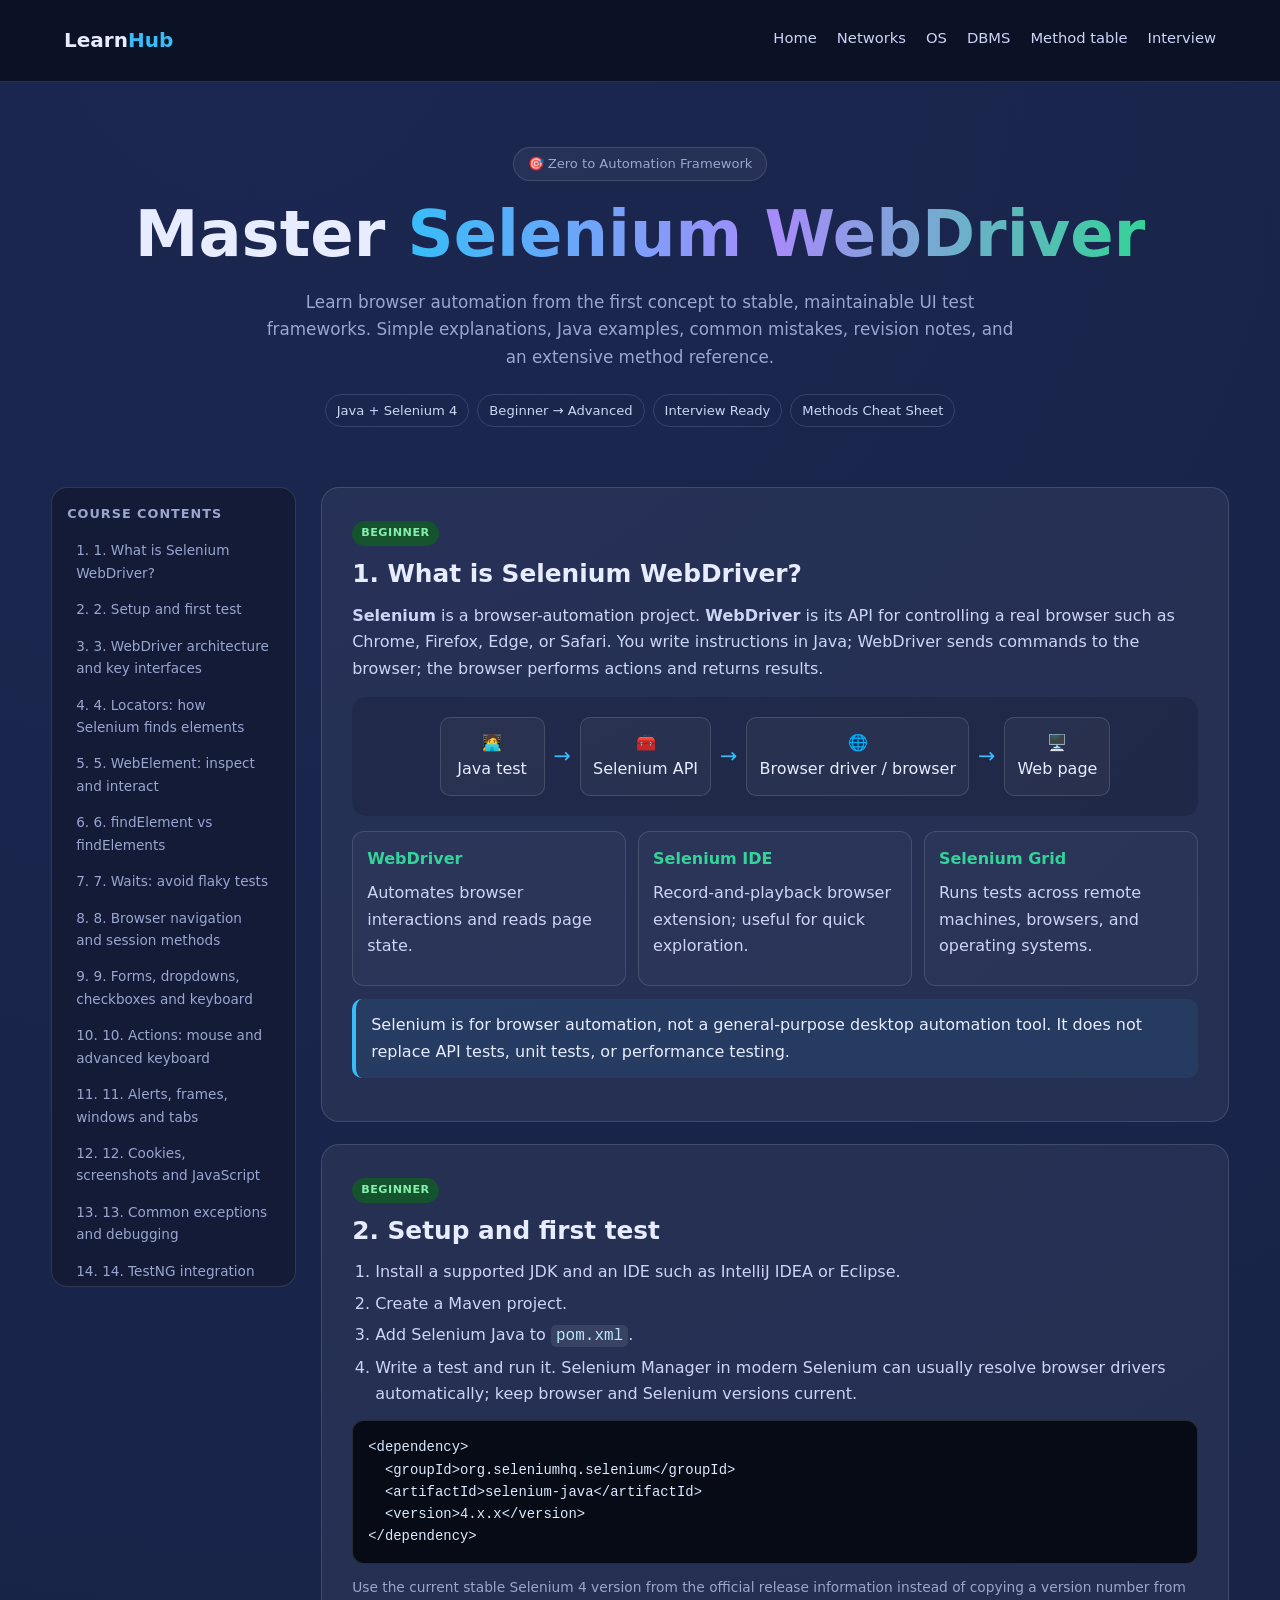
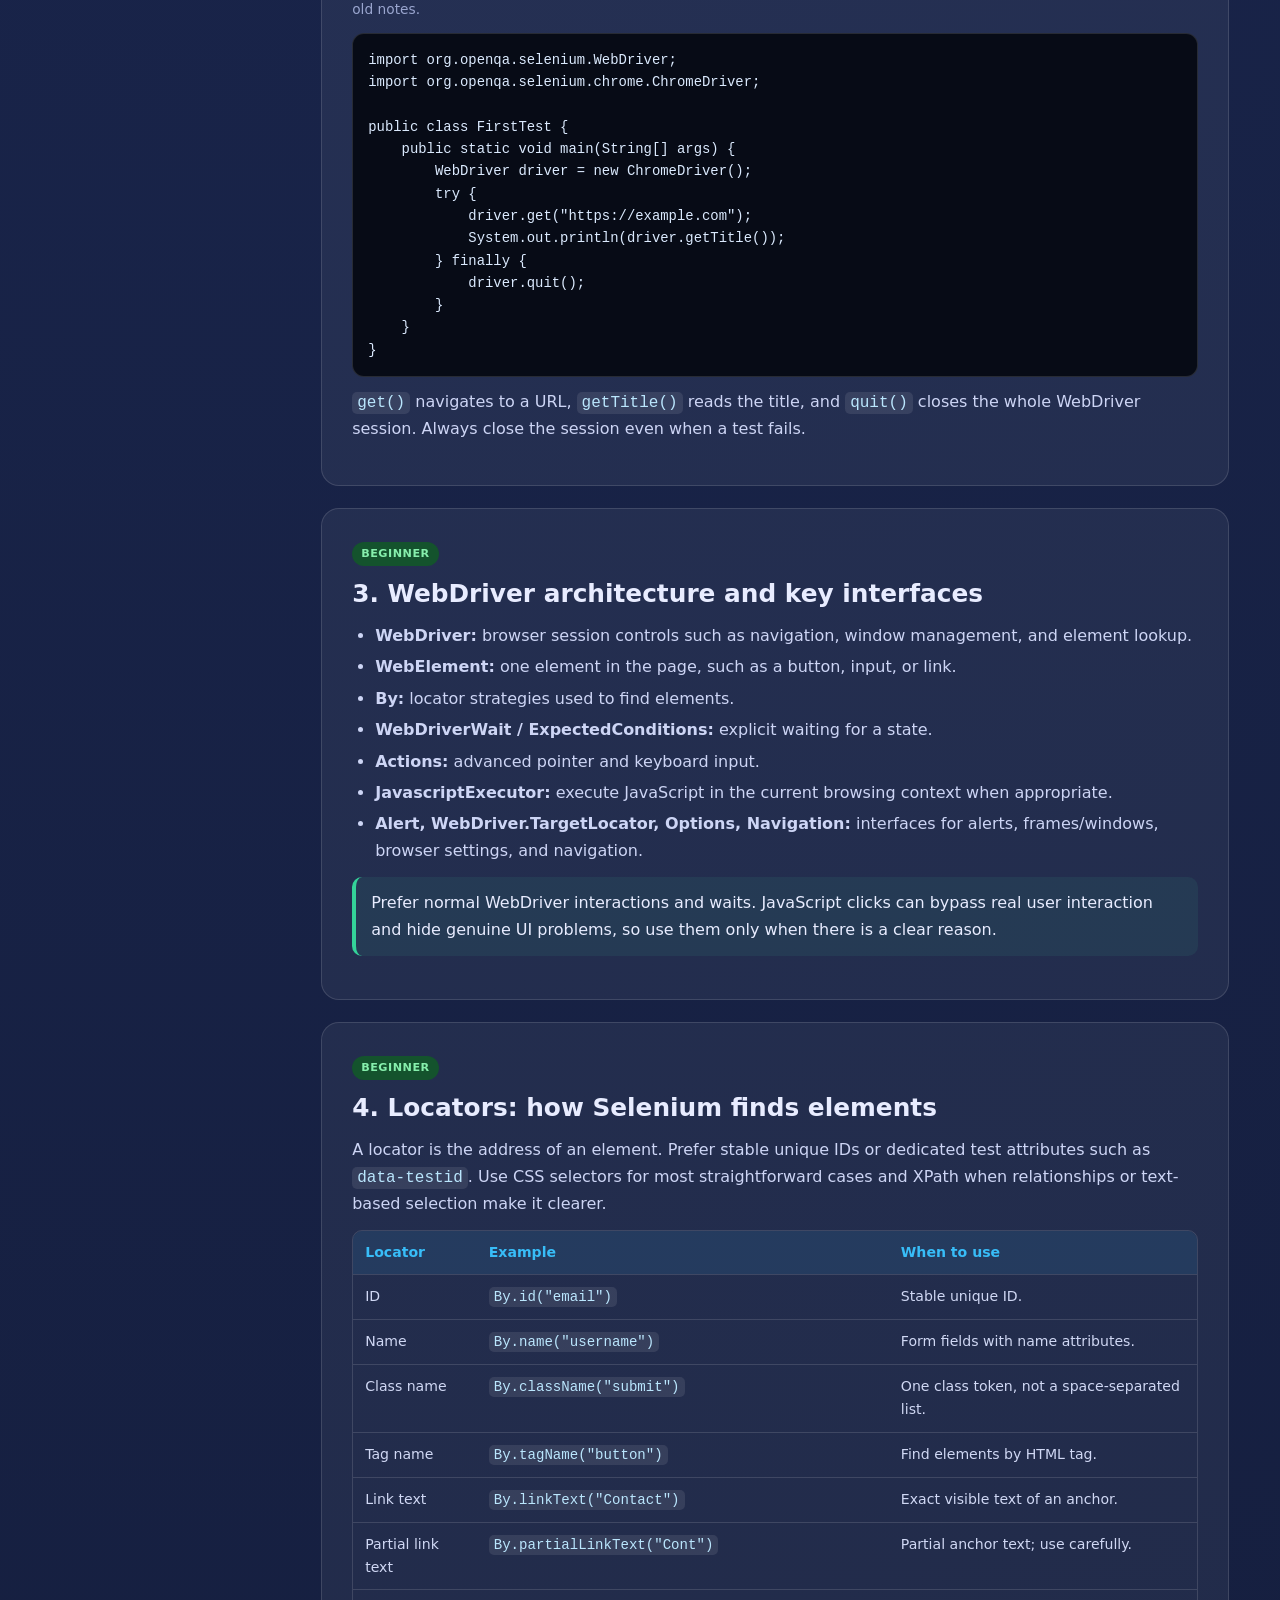
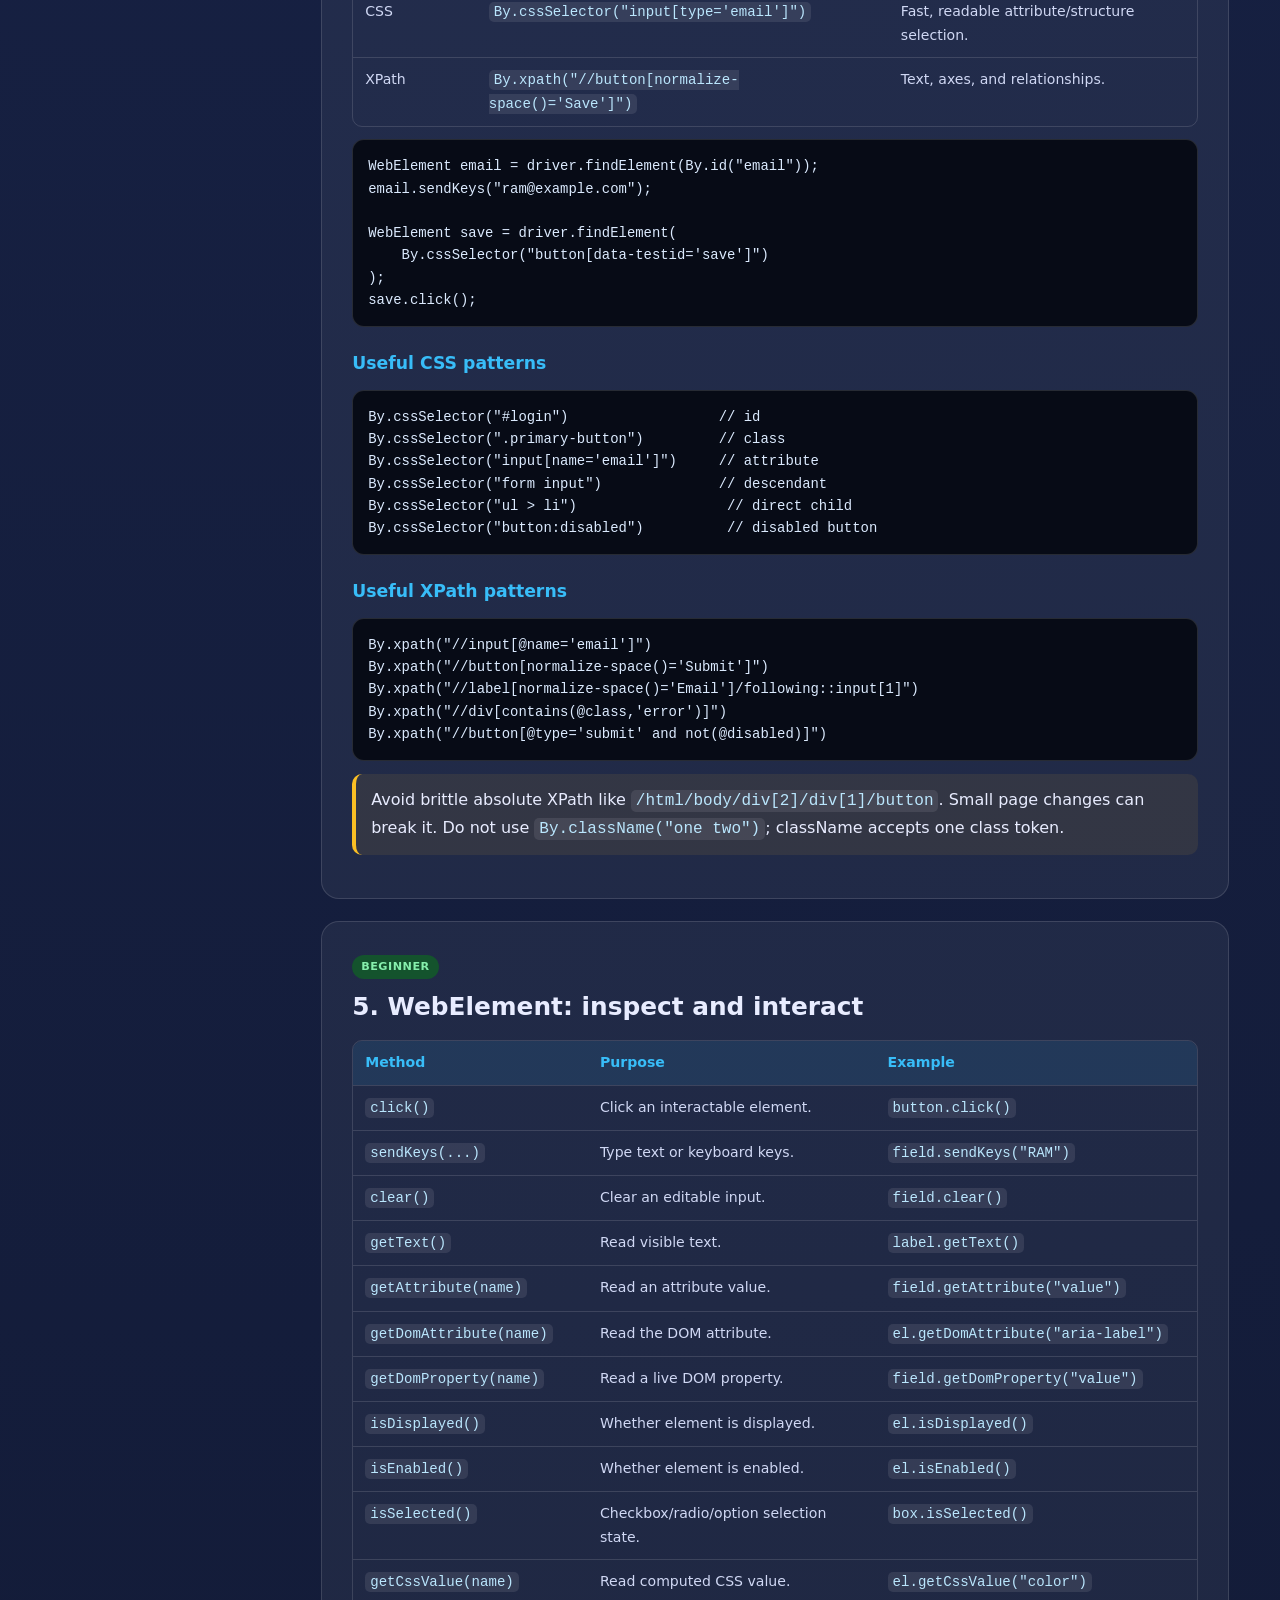
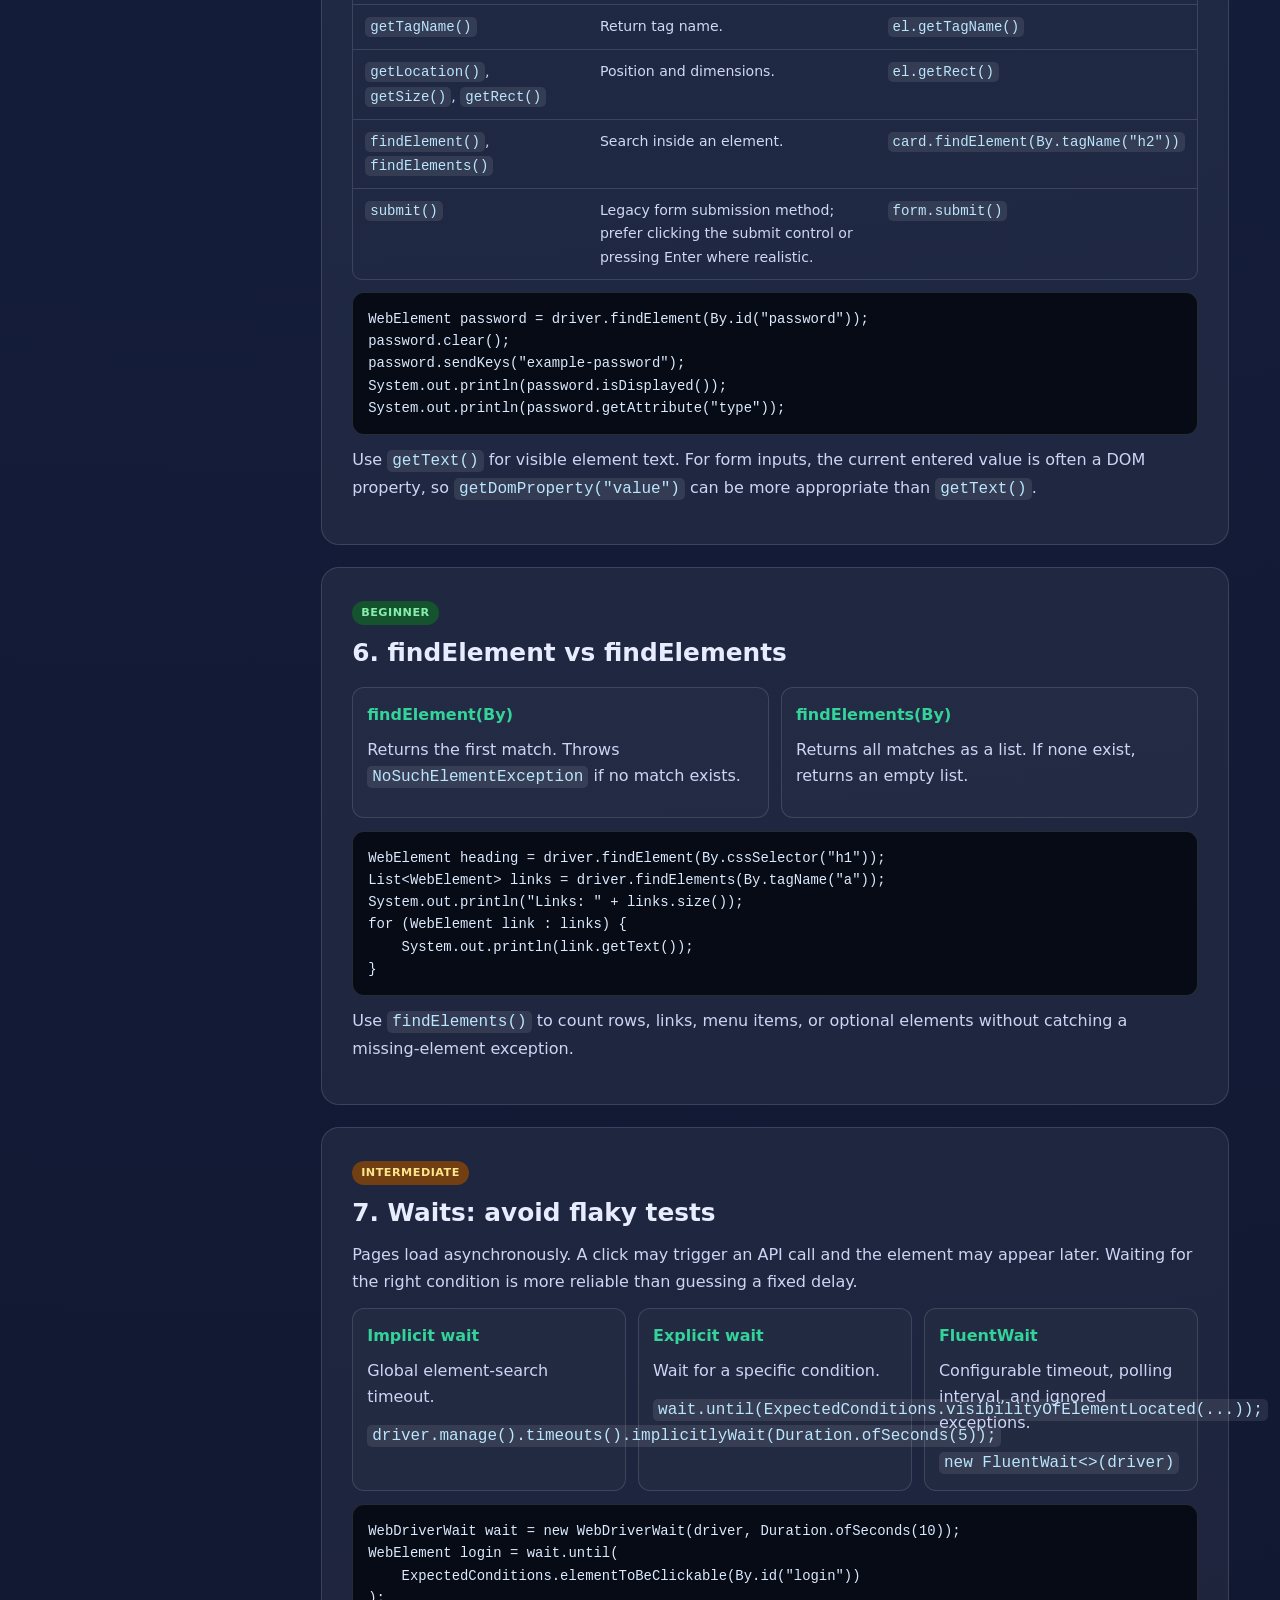
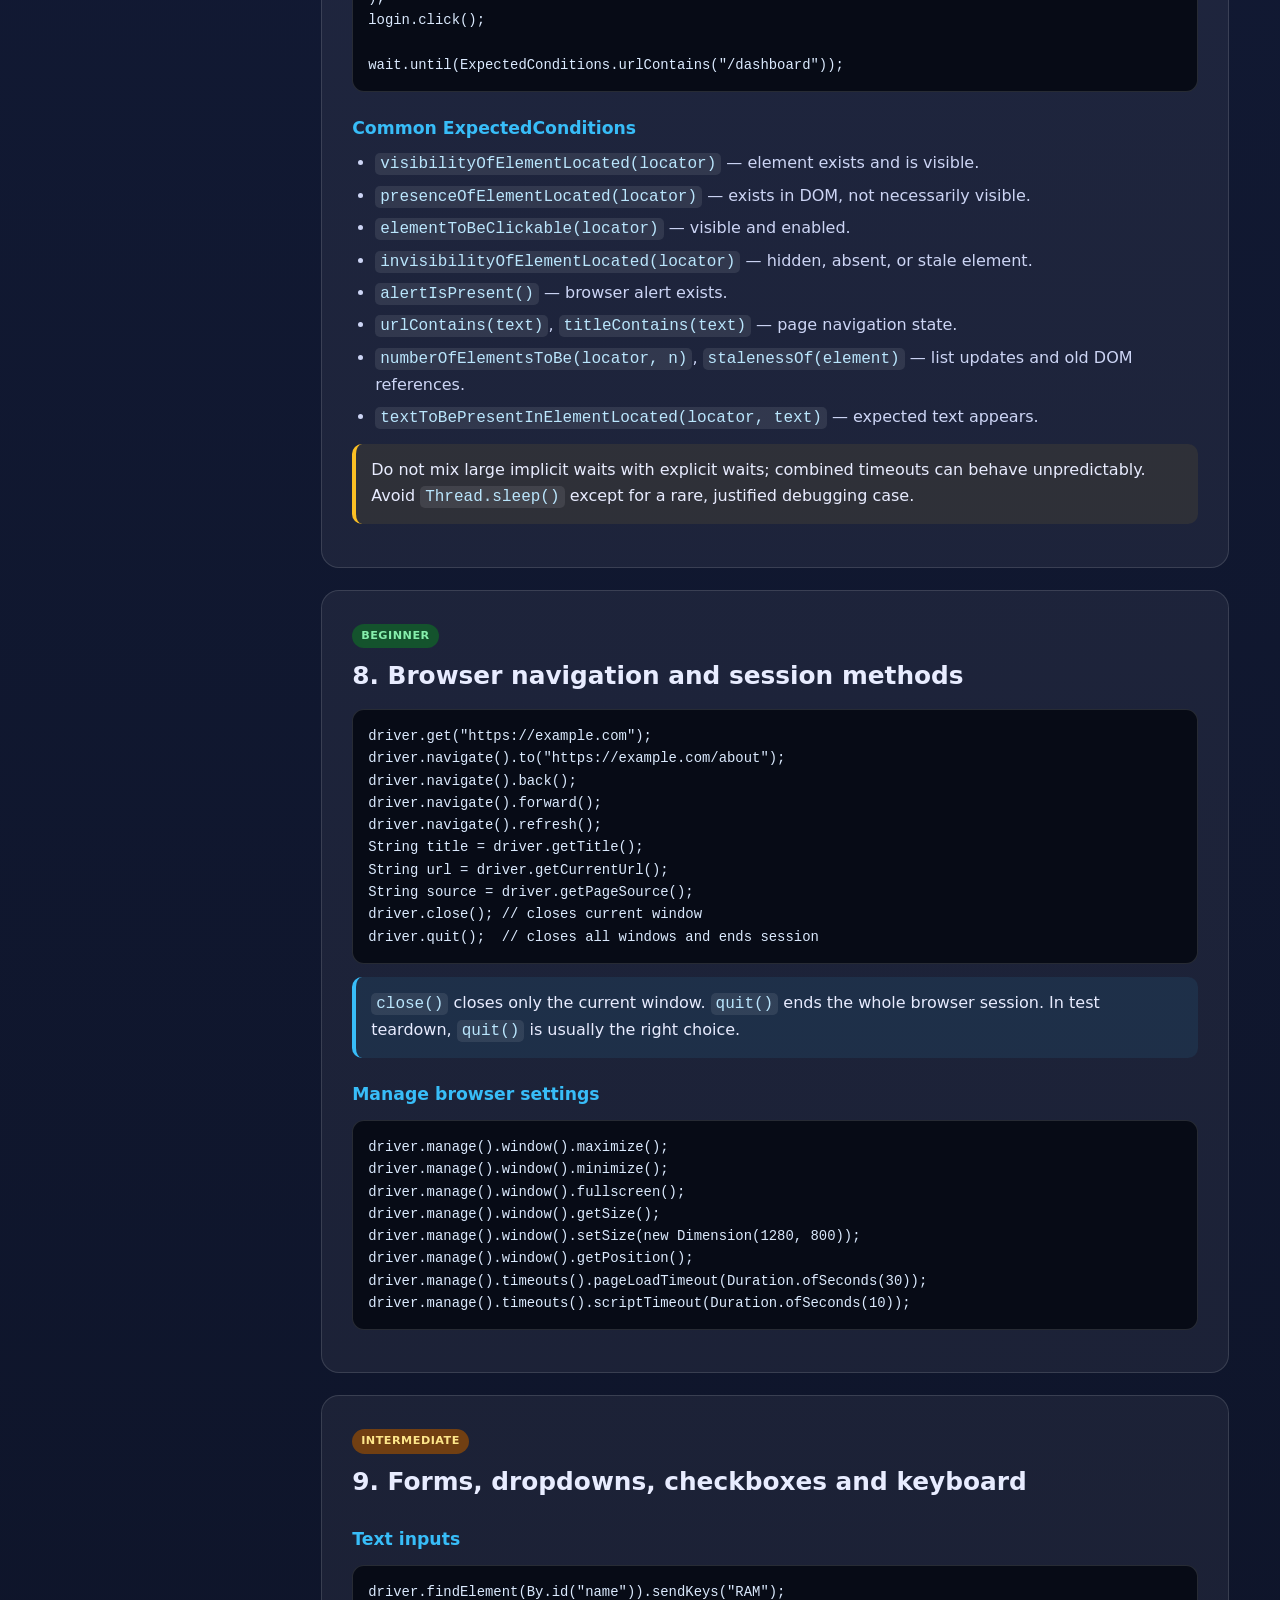
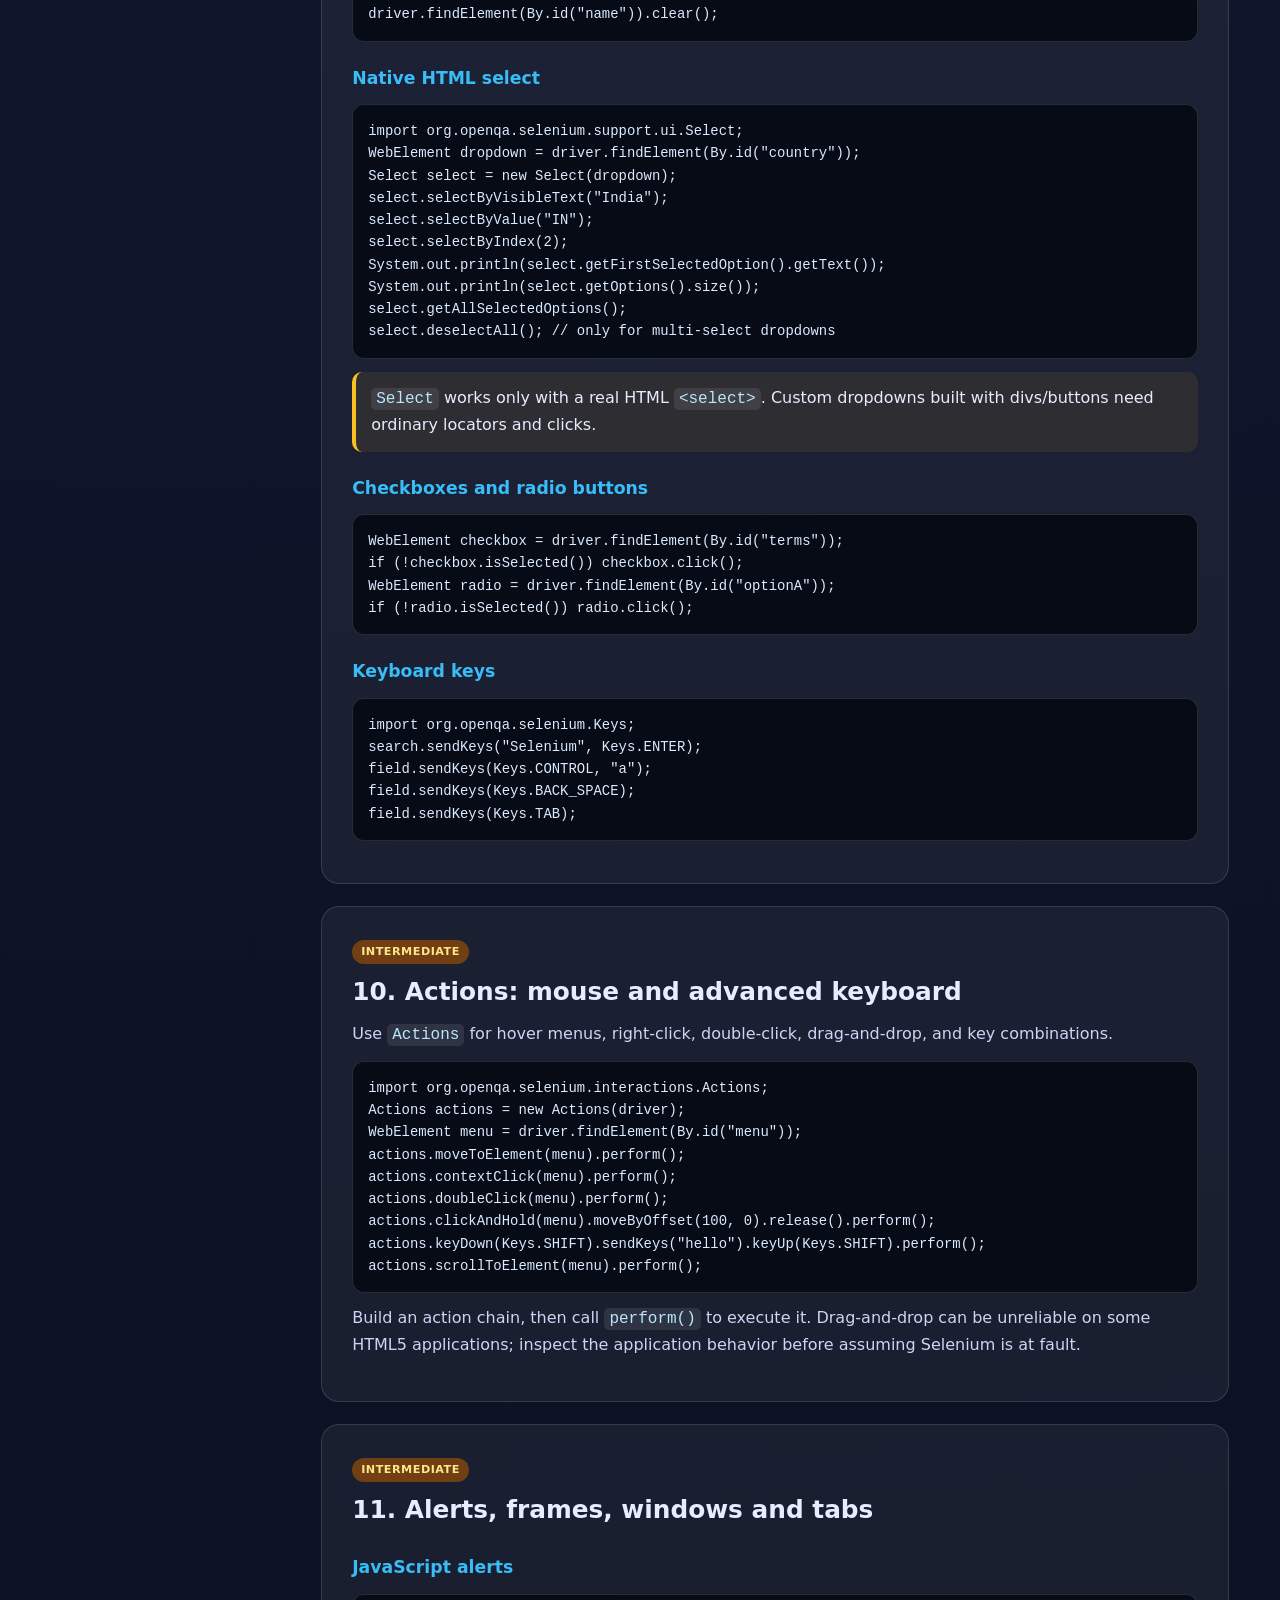
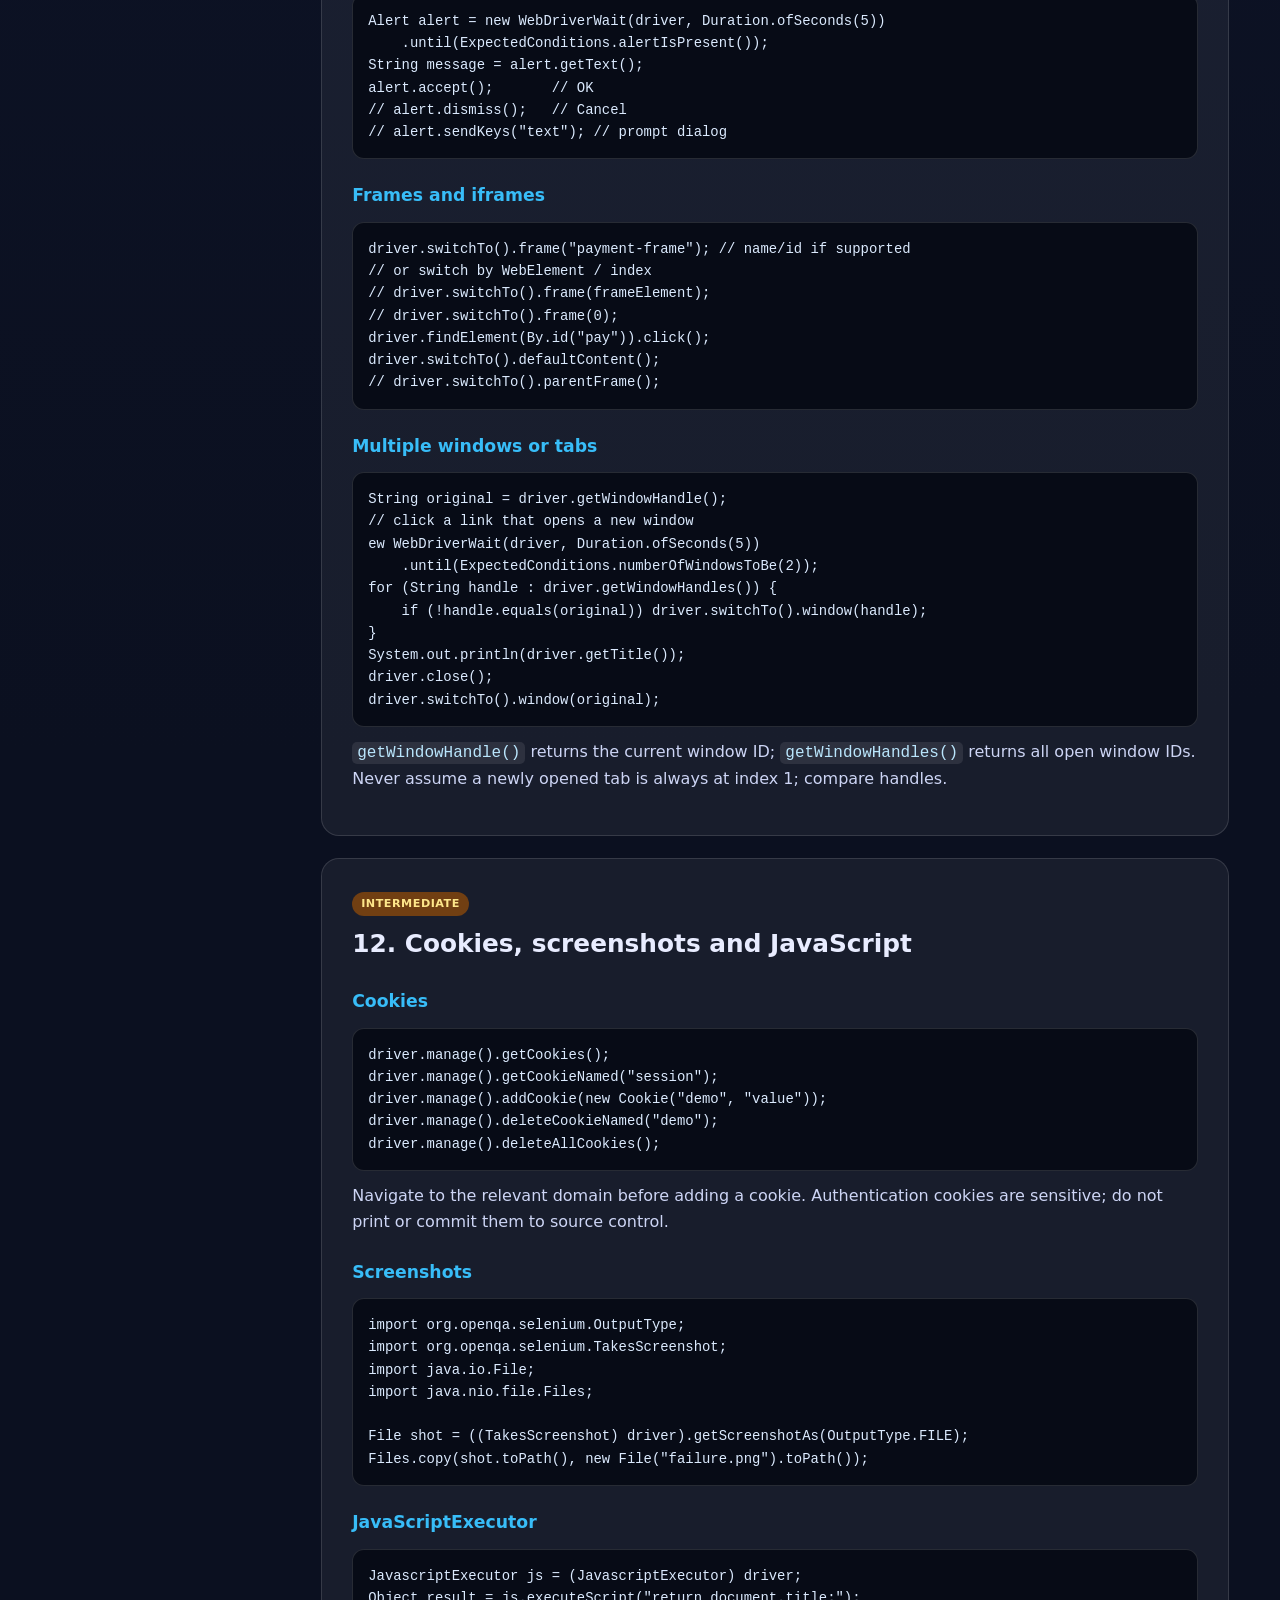
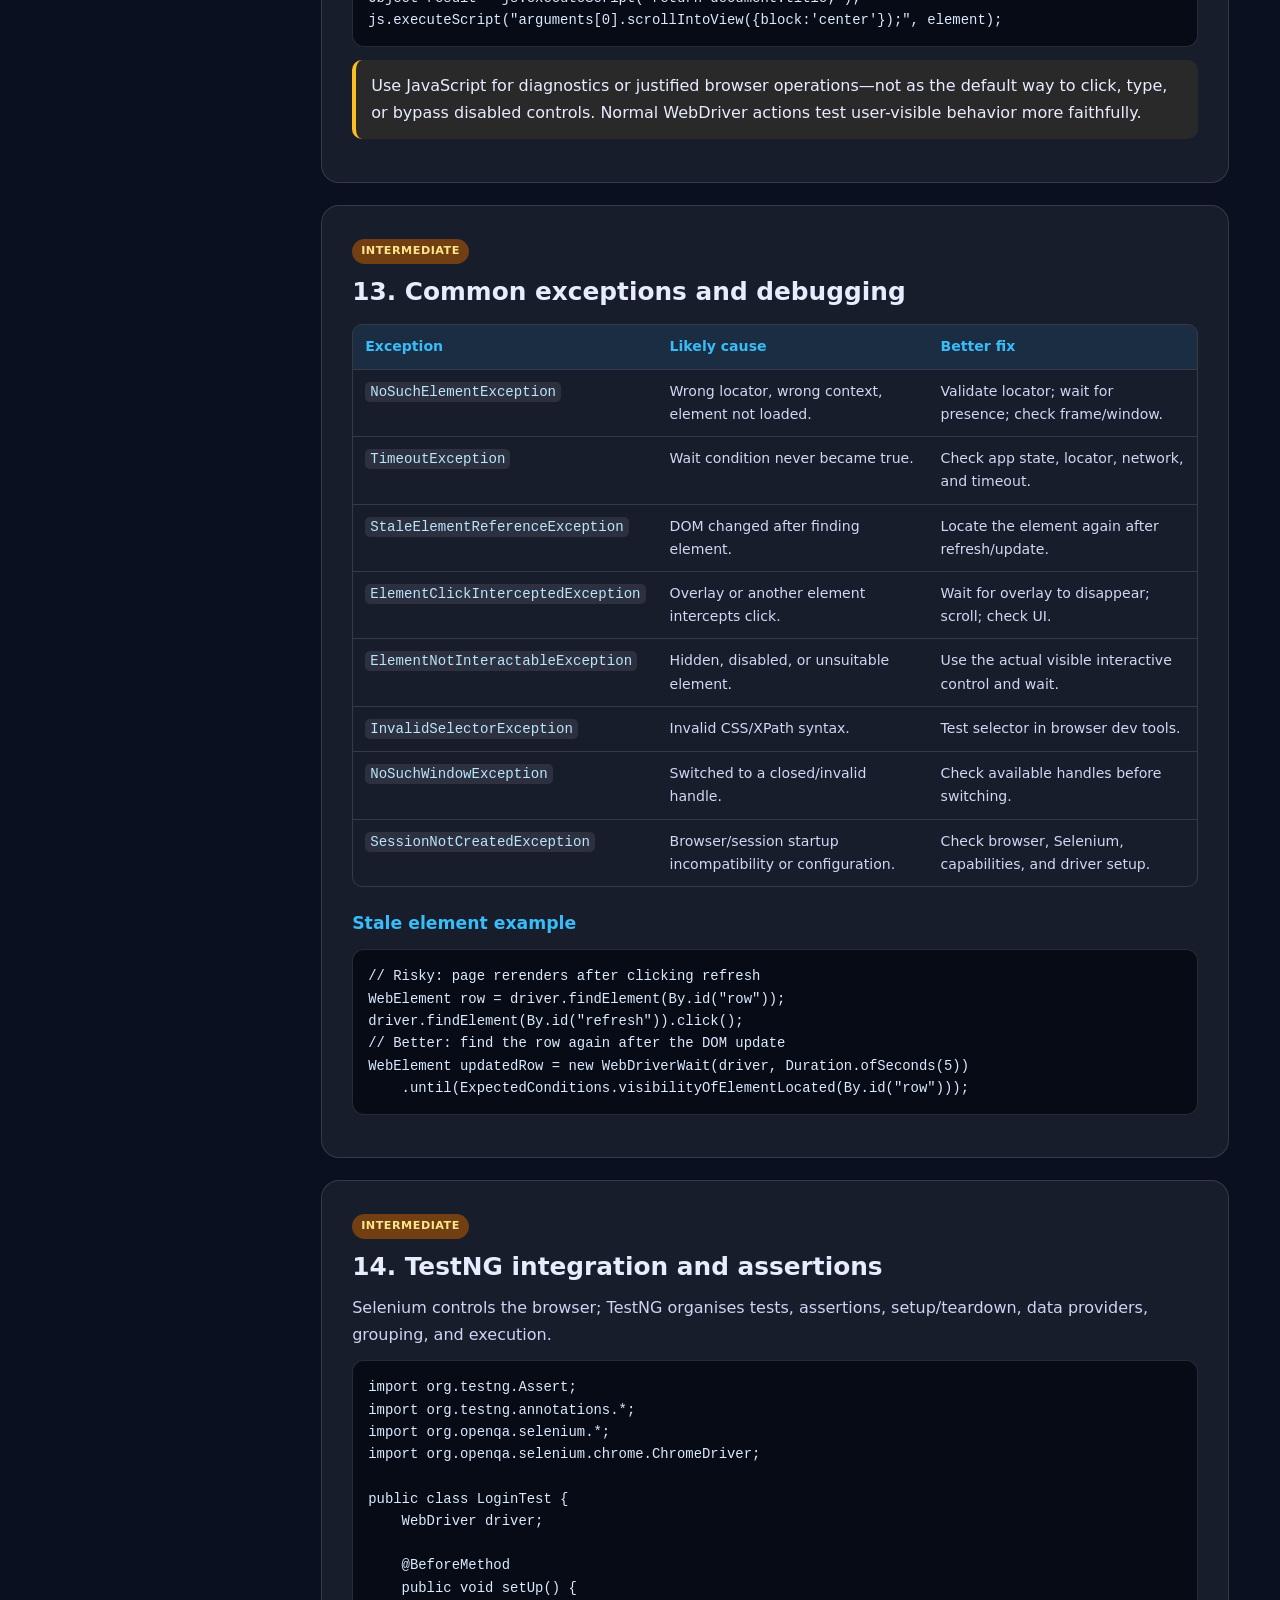
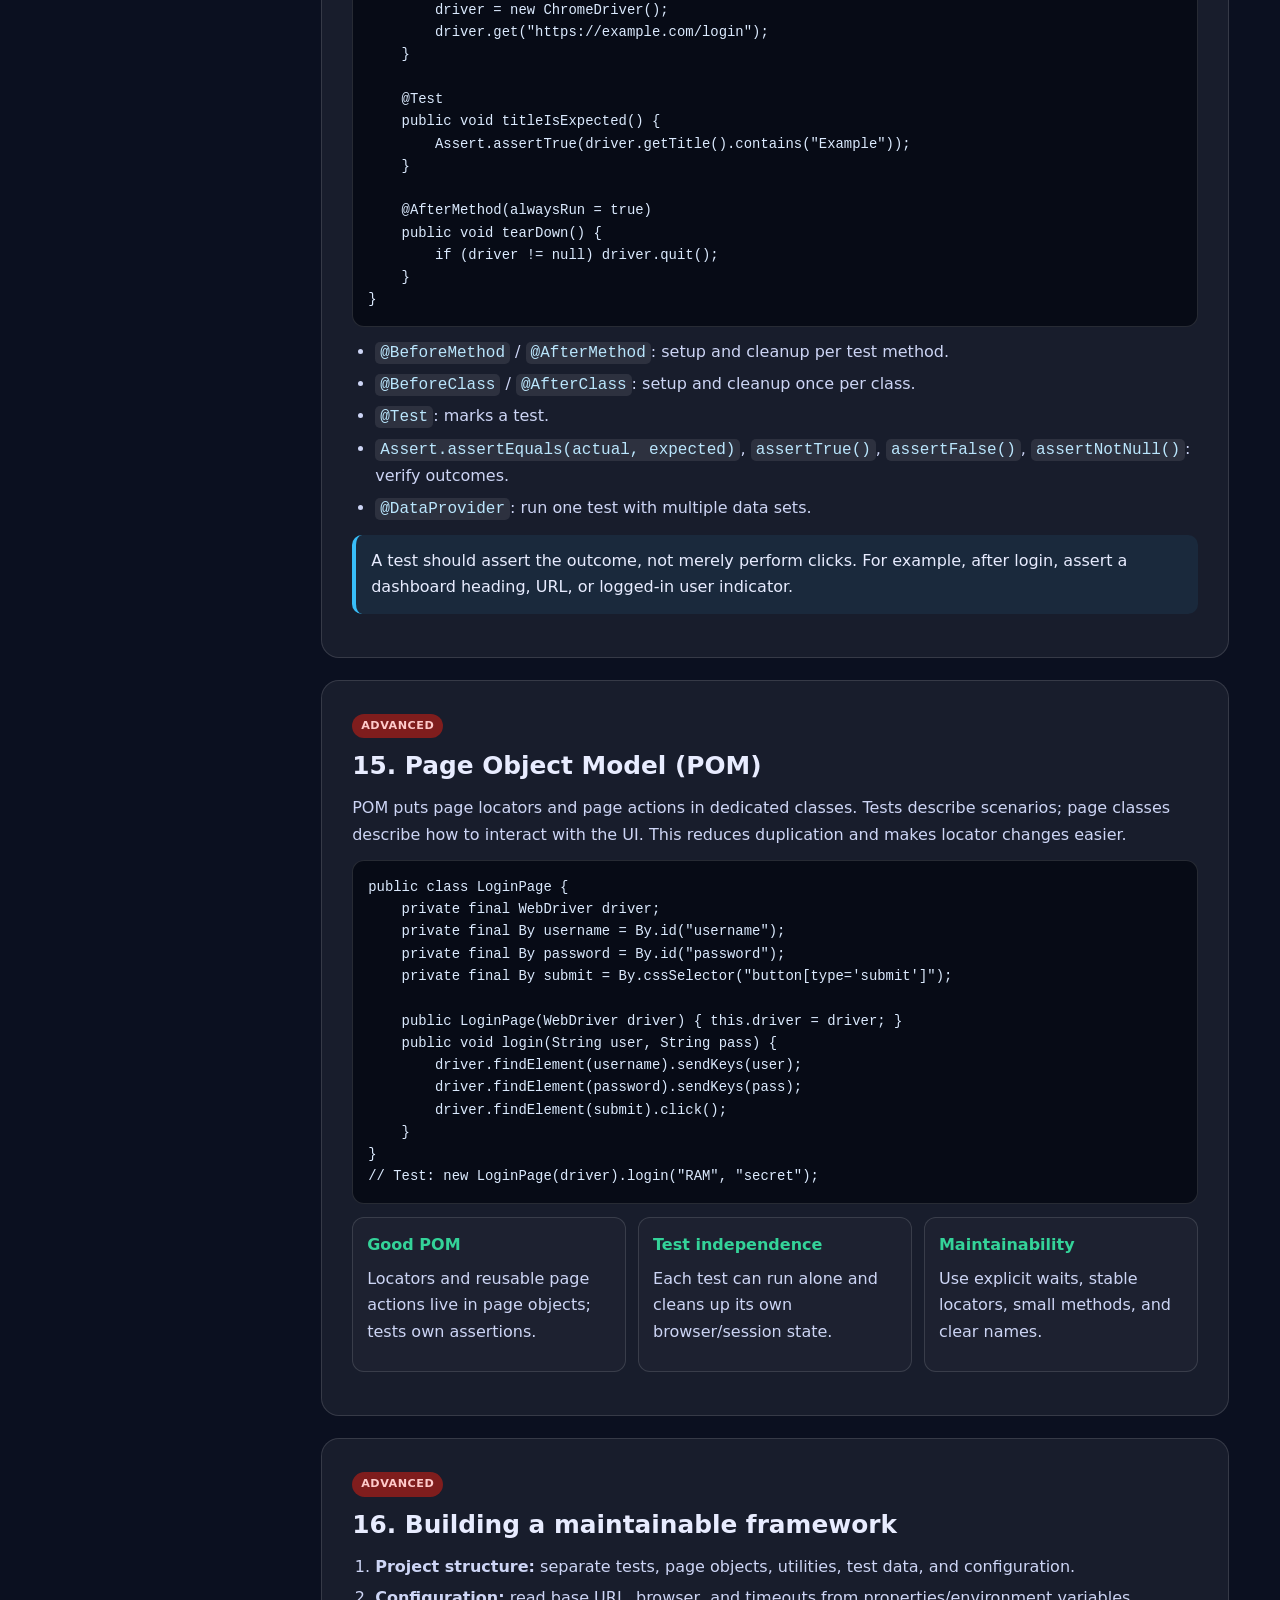
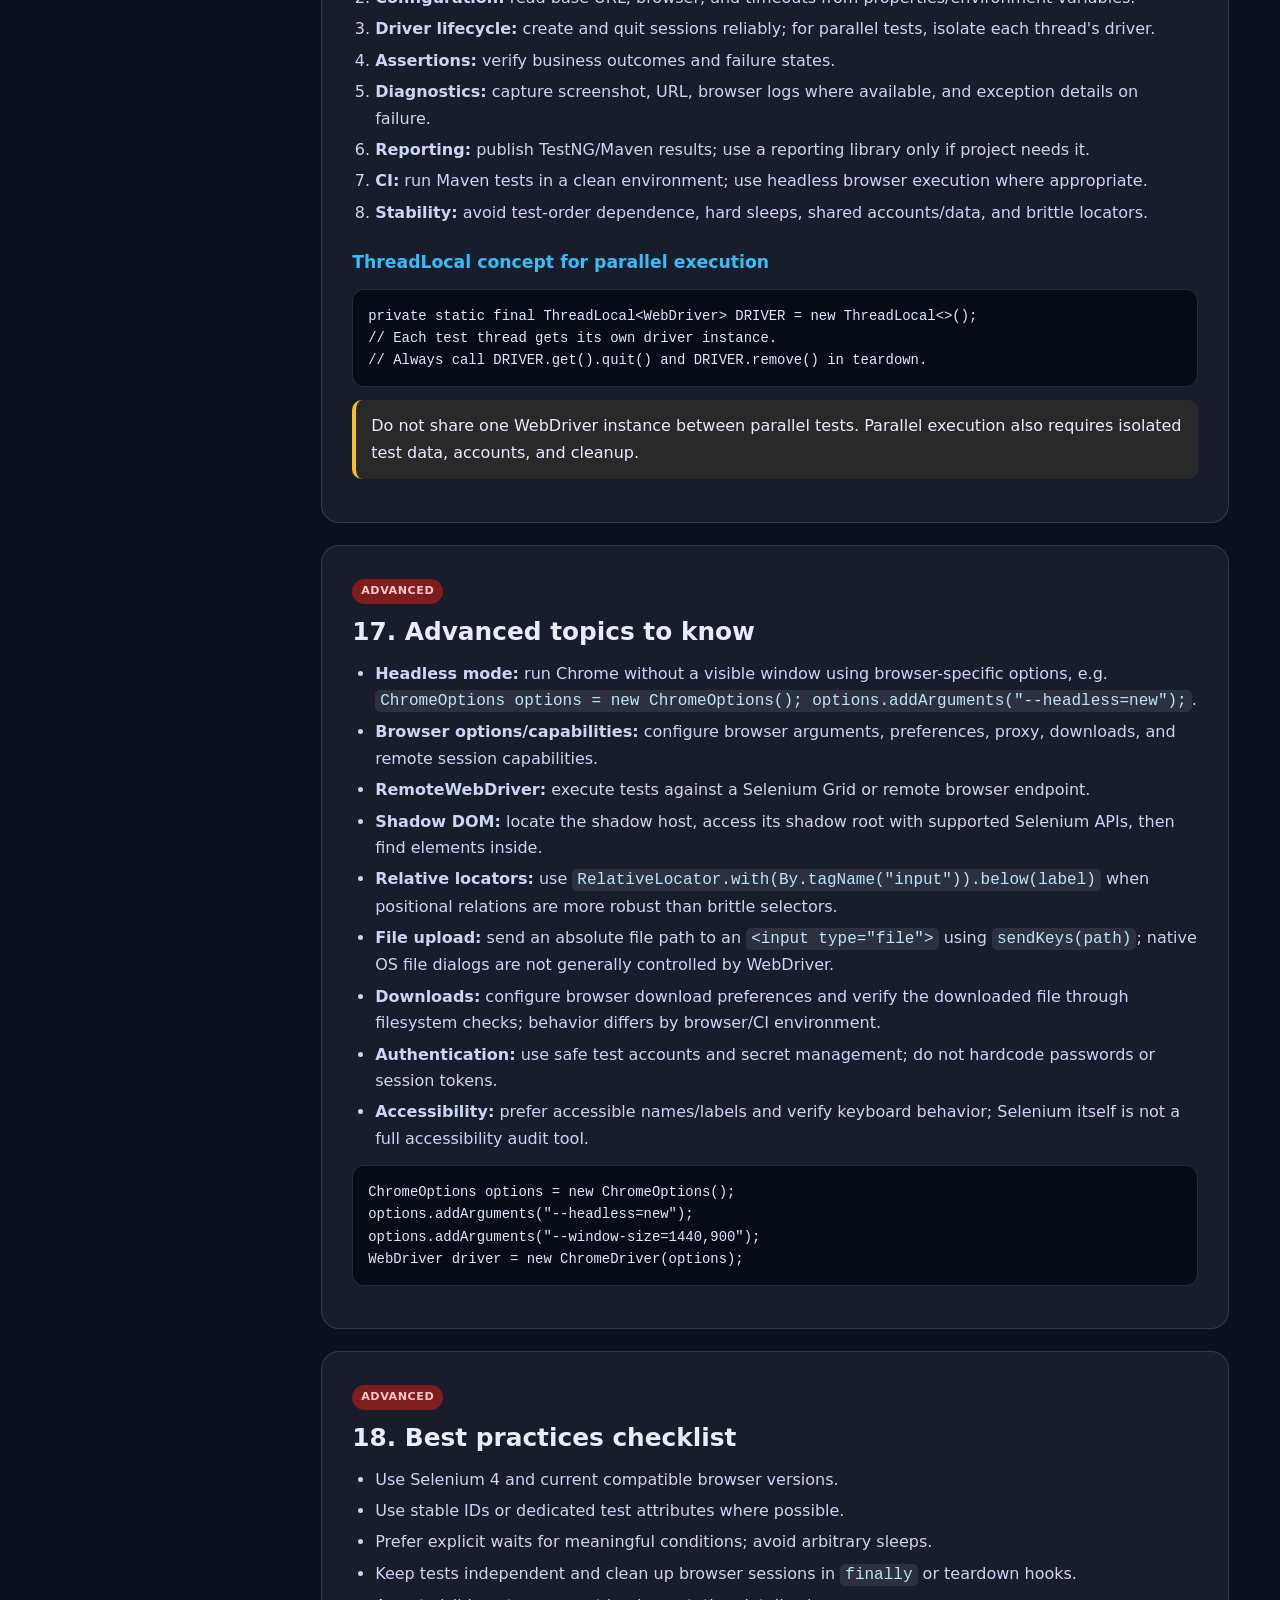
<file: learnhub/selenium-webdriver.html>
<!DOCTYPE html>
<html lang="en">
<head>
<meta charset="UTF-8"><meta name="viewport" content="width=device-width, initial-scale=1">
<title>Selenium WebDriver – LearnHub</title>
<style>
:root{--bg:#0b1020;--bg2:#121a33;--card:rgba(255,255,255,.055);--border:rgba(255,255,255,.13);--text:#e8ecff;--muted:#9aa6cf;--c:#38bdf8;--green:#34d399;--purple:#a78bfa;--yellow:#fbbf24}*{box-sizing:border-box;margin:0;padding:0}html{scroll-behavior:smooth;scroll-padding-top:82px}body{font-family:system-ui,-apple-system,Segoe UI,sans-serif;background:radial-gradient(circle at 20% 0,#1b2750,var(--bg) 45%);color:var(--text);line-height:1.65}a{color:inherit;text-decoration:none}nav{position:sticky;top:0;z-index:10;display:flex;align-items:center;justify-content:space-between;padding:13px 5%;background:rgba(11,16,32,.88);backdrop-filter:blur(12px);border-bottom:1px solid var(--border)}.logo{font-size:1.25rem;font-weight:850}.logo span{color:var(--c)}nav ul{display:flex;gap:20px;list-style:none;color:var(--muted);font-size:.92rem}.menu-btn{display:none;background:none;border:0;color:white;font-size:1.5rem}.hero{text-align:center;padding:65px 6% 35px}.badge{display:inline-block;border:1px solid var(--border);border-radius:99px;padding:5px 14px;color:var(--muted);font-size:.82rem;background:var(--card)}h1{font-size:clamp(2.3rem,5.5vw,4rem);line-height:1.12;margin:18px 0}.grad{background:linear-gradient(90deg,var(--c),var(--purple),var(--green));-webkit-background-clip:text;color:transparent}.hero p{max-width:760px;margin:auto;color:var(--muted);font-size:1.05rem}.chips{display:flex;justify-content:center;flex-wrap:wrap;gap:8px;margin-top:22px}.chips span{border:1px solid var(--border);padding:5px 11px;border-radius:99px;color:#cbd5f5;font-size:.82rem}.layout{display:grid;grid-template-columns:245px minmax(0,1fr);gap:25px;max-width:1450px;padding:25px 4%;margin:auto}.side{position:sticky;top:82px;align-self:start;max-height:calc(100vh - 100px);overflow:auto;padding:15px;border:1px solid var(--border);border-radius:16px;background:rgba(18,26,51,.8)}.side h3{font-size:.8rem;text-transform:uppercase;letter-spacing:1px;color:var(--muted);margin:0 0 8px}.side a{display:block;padding:7px 9px;border-radius:8px;color:var(--muted);font-size:.85rem}.side a:hover,.side a.active{background:rgba(56,189,248,.12);color:var(--c)}main{min-width:0}.topic{background:var(--card);border:1px solid var(--border);border-radius:18px;padding:clamp(18px,3vw,30px);margin-bottom:22px;scroll-margin-top:85px}.level{font-size:.7rem;font-weight:800;letter-spacing:.5px;padding:3px 9px;border-radius:99px;display:inline-block;margin-bottom:8px}.beginner{background:#14532d;color:#86efac}.intermediate{background:#713f12;color:#fde68a}.advanced{background:#7f1d1d;color:#fecaca}h2{font-size:1.55rem;margin-bottom:8px}h3{color:var(--c);font-size:1.08rem;margin:22px 0 8px}p,li{color:#cdd5f5}p{margin:8px 0 12px}ul,ol{padding-left:23px;margin:8px 0 13px}li{margin:5px 0}.note,.tip,.warn{padding:13px 15px;border-left:4px solid var(--c);border-radius:10px;background:rgba(56,189,248,.08);margin:13px 0}.tip{border-color:var(--green);background:rgba(52,211,153,.08)}.warn{border-color:var(--yellow);background:rgba(251,191,36,.08)}pre{background:#070b16;border:1px solid var(--border);padding:15px;border-radius:12px;overflow:auto;color:#dbeafe;font-size:.87rem;line-height:1.6;margin:12px 0}code{font-family:ui-monospace,SFMono-Regular,Consolas,monospace;background:rgba(255,255,255,.09);padding:2px 5px;border-radius:5px;color:#bae6fd}.grid{display:grid;grid-template-columns:repeat(auto-fit,minmax(220px,1fr));gap:12px;margin:13px 0}.mini{border:1px solid var(--border);background:rgba(255,255,255,.025);padding:14px;border-radius:12px}.mini b{color:var(--green)}.table-wrap{overflow:auto;border:1px solid var(--border);border-radius:10px;margin:12px 0}table{border-collapse:collapse;width:100%;min-width:650px;font-size:.88rem}th,td{text-align:left;vertical-align:top;padding:10px 12px;border-bottom:1px solid var(--border)}th{background:rgba(56,189,248,.1);color:var(--c);position:sticky;top:0}td{color:#d0d8f4}tr:last-child td{border-bottom:0}.diagram{display:flex;align-items:center;justify-content:center;flex-wrap:wrap;gap:9px;padding:20px 8px;margin:15px 0;background:rgba(0,0,0,.15);border-radius:14px}.node{border:1px solid var(--border);border-radius:10px;padding:12px;text-align:center;min-width:105px;background:rgba(255,255,255,.04)}.arrow{color:var(--c);font-size:1.3rem}.progress{position:fixed;top:0;left:0;height:3px;background:linear-gradient(90deg,var(--c),var(--purple),var(--green));z-index:20;width:0}.search{width:100%;padding:12px 14px;border-radius:10px;border:1px solid var(--border);background:#080d1c;color:var(--text);font:inherit;margin:8px 0 12px}.btn{background:var(--c);color:#07111f;border:0;border-radius:9px;padding:9px 14px;font-weight:800;cursor:pointer;margin:4px 5px 4px 0}.btn.secondary{background:transparent;color:var(--c);border:1px solid var(--c)}.quiz{border:1px solid var(--border);padding:15px;border-radius:12px;margin:12px 0}.answer{display:none;color:var(--green);margin-top:8px}.small{color:var(--muted);font-size:.86rem}footer{text-align:center;padding:28px;color:var(--muted);border-top:1px solid var(--border);margin-top:20px}.method-group{margin-top:15px}@media(max-width:850px){.layout{grid-template-columns:1fr}.side{position:relative;top:0;max-height:260px}.side a{display:inline-block;margin:2px}.menu-btn{display:block}nav ul{display:none;position:absolute;top:100%;left:0;right:0;padding:15px 5%;background:var(--bg2);flex-direction:column}nav ul.open{display:flex}}@media(prefers-reduced-motion:no-preference){.topic{animation:rise .45s ease both}@keyframes rise{from{opacity:.4;transform:translateY(10px)}to{opacity:1;transform:none}}.node{animation:float 3s ease-in-out infinite}@keyframes float{50%{transform:translateY(-4px)}}}
</style></head>
<body><div class="progress" id="progress"></div>
<nav><a class="logo" href="index.html">Learn<span>Hub</span></a><button class="menu-btn" aria-label="Toggle navigation">☰</button><ul><li><a href="index.html">Home</a></li><li><a href="cn.html">Networks</a></li><li><a href="os.html">OS</a></li><li><a href="dbms.html">DBMS</a></li><li><a href="#methods">Method table</a></li><li><a href="#interview">Interview</a></li></ul></nav>
<header class="hero"><span class="badge">🎯 Zero to Automation Framework</span><h1>Master <span class="grad">Selenium WebDriver</span></h1><p>Learn browser automation from the first concept to stable, maintainable UI test frameworks. Simple explanations, Java examples, common mistakes, revision notes, and an extensive method reference.</p><div class="chips"><span>Java + Selenium 4</span><span>Beginner → Advanced</span><span>Interview Ready</span><span>Methods Cheat Sheet</span></div></header>
<div class="layout"><aside class="side" id="side"><h3>Course contents</h3></aside><main>
<section class="topic" id="start"><span class="level beginner">BEGINNER</span><h2>1. What is Selenium WebDriver?</h2><p><b>Selenium</b> is a browser-automation project. <b>WebDriver</b> is its API for controlling a real browser such as Chrome, Firefox, Edge, or Safari. You write instructions in Java; WebDriver sends commands to the browser; the browser performs actions and returns results.</p><div class="diagram"><div class="node">🧑‍💻<br>Java test</div><span class="arrow">→</span><div class="node">🧰<br>Selenium API</div><span class="arrow">→</span><div class="node">🌐<br>Browser driver / browser</div><span class="arrow">→</span><div class="node">🖥️<br>Web page</div></div><div class="grid"><div class="mini"><b>WebDriver</b><p>Automates browser interactions and reads page state.</p></div><div class="mini"><b>Selenium IDE</b><p>Record-and-playback browser extension; useful for quick exploration.</p></div><div class="mini"><b>Selenium Grid</b><p>Runs tests across remote machines, browsers, and operating systems.</p></div></div><div class="note">Selenium is for browser automation, not a general-purpose desktop automation tool. It does not replace API tests, unit tests, or performance testing.</div></section>
<section class="topic" id="setup"><span class="level beginner">BEGINNER</span><h2>2. Setup and first test</h2><ol><li>Install a supported JDK and an IDE such as IntelliJ IDEA or Eclipse.</li><li>Create a Maven project.</li><li>Add Selenium Java to <code>pom.xml</code>.</li><li>Write a test and run it. Selenium Manager in modern Selenium can usually resolve browser drivers automatically; keep browser and Selenium versions current.</li></ol><pre>&lt;dependency&gt;
  &lt;groupId&gt;org.seleniumhq.selenium&lt;/groupId&gt;
  &lt;artifactId&gt;selenium-java&lt;/artifactId&gt;
  &lt;version&gt;4.x.x&lt;/version&gt;
&lt;/dependency&gt;</pre><p class="small">Use the current stable Selenium 4 version from the official release information instead of copying a version number from old notes.</p><pre>import org.openqa.selenium.WebDriver;
import org.openqa.selenium.chrome.ChromeDriver;

public class FirstTest {
    public static void main(String[] args) {
        WebDriver driver = new ChromeDriver();
        try {
            driver.get("https://example.com");
            System.out.println(driver.getTitle());
        } finally {
            driver.quit();
        }
    }
}</pre><p><code>get()</code> navigates to a URL, <code>getTitle()</code> reads the title, and <code>quit()</code> closes the whole WebDriver session. Always close the session even when a test fails.</p></section>
<section class="topic" id="architecture"><span class="level beginner">BEGINNER</span><h2>3. WebDriver architecture and key interfaces</h2><ul><li><b>WebDriver:</b> browser session controls such as navigation, window management, and element lookup.</li><li><b>WebElement:</b> one element in the page, such as a button, input, or link.</li><li><b>By:</b> locator strategies used to find elements.</li><li><b>WebDriverWait / ExpectedConditions:</b> explicit waiting for a state.</li><li><b>Actions:</b> advanced pointer and keyboard input.</li><li><b>JavascriptExecutor:</b> execute JavaScript in the current browsing context when appropriate.</li><li><b>Alert, WebDriver.TargetLocator, Options, Navigation:</b> interfaces for alerts, frames/windows, browser settings, and navigation.</li></ul><div class="tip">Prefer normal WebDriver interactions and waits. JavaScript clicks can bypass real user interaction and hide genuine UI problems, so use them only when there is a clear reason.</div></section>
<section class="topic" id="locators"><span class="level beginner">BEGINNER</span><h2>4. Locators: how Selenium finds elements</h2><p>A locator is the address of an element. Prefer stable unique IDs or dedicated test attributes such as <code>data-testid</code>. Use CSS selectors for most straightforward cases and XPath when relationships or text-based selection make it clearer.</p><div class="table-wrap"><table><tr><th>Locator</th><th>Example</th><th>When to use</th></tr><tr><td>ID</td><td><code>By.id("email")</code></td><td>Stable unique ID.</td></tr><tr><td>Name</td><td><code>By.name("username")</code></td><td>Form fields with name attributes.</td></tr><tr><td>Class name</td><td><code>By.className("submit")</code></td><td>One class token, not a space-separated list.</td></tr><tr><td>Tag name</td><td><code>By.tagName("button")</code></td><td>Find elements by HTML tag.</td></tr><tr><td>Link text</td><td><code>By.linkText("Contact")</code></td><td>Exact visible text of an anchor.</td></tr><tr><td>Partial link text</td><td><code>By.partialLinkText("Cont")</code></td><td>Partial anchor text; use carefully.</td></tr><tr><td>CSS</td><td><code>By.cssSelector("input[type='email']")</code></td><td>Fast, readable attribute/structure selection.</td></tr><tr><td>XPath</td><td><code>By.xpath("//button[normalize-space()='Save']")</code></td><td>Text, axes, and relationships.</td></tr></table></div><pre>WebElement email = driver.findElement(By.id("email"));
email.sendKeys("ram@example.com");

WebElement save = driver.findElement(
    By.cssSelector("button[data-testid='save']")
);
save.click();</pre><h3>Useful CSS patterns</h3><pre>By.cssSelector("#login")                  // id
By.cssSelector(".primary-button")         // class
By.cssSelector("input[name='email']")     // attribute
By.cssSelector("form input")              // descendant
By.cssSelector("ul > li")                  // direct child
By.cssSelector("button:disabled")          // disabled button</pre><h3>Useful XPath patterns</h3><pre>By.xpath("//input[@name='email']")
By.xpath("//button[normalize-space()='Submit']")
By.xpath("//label[normalize-space()='Email']/following::input[1]")
By.xpath("//div[contains(@class,'error')]")
By.xpath("//button[@type='submit' and not(@disabled)]")</pre><div class="warn">Avoid brittle absolute XPath like <code>/html/body/div[2]/div[1]/button</code>. Small page changes can break it. Do not use <code>By.className("one two")</code>; className accepts one class token.</div></section>
<section class="topic" id="webelement"><span class="level beginner">BEGINNER</span><h2>5. WebElement: inspect and interact</h2><div class="table-wrap"><table><tr><th>Method</th><th>Purpose</th><th>Example</th></tr><tr><td><code>click()</code></td><td>Click an interactable element.</td><td><code>button.click()</code></td></tr><tr><td><code>sendKeys(...)</code></td><td>Type text or keyboard keys.</td><td><code>field.sendKeys("RAM")</code></td></tr><tr><td><code>clear()</code></td><td>Clear an editable input.</td><td><code>field.clear()</code></td></tr><tr><td><code>getText()</code></td><td>Read visible text.</td><td><code>label.getText()</code></td></tr><tr><td><code>getAttribute(name)</code></td><td>Read an attribute value.</td><td><code>field.getAttribute("value")</code></td></tr><tr><td><code>getDomAttribute(name)</code></td><td>Read the DOM attribute.</td><td><code>el.getDomAttribute("aria-label")</code></td></tr><tr><td><code>getDomProperty(name)</code></td><td>Read a live DOM property.</td><td><code>field.getDomProperty("value")</code></td></tr><tr><td><code>isDisplayed()</code></td><td>Whether element is displayed.</td><td><code>el.isDisplayed()</code></td></tr><tr><td><code>isEnabled()</code></td><td>Whether element is enabled.</td><td><code>el.isEnabled()</code></td></tr><tr><td><code>isSelected()</code></td><td>Checkbox/radio/option selection state.</td><td><code>box.isSelected()</code></td></tr><tr><td><code>getCssValue(name)</code></td><td>Read computed CSS value.</td><td><code>el.getCssValue("color")</code></td></tr><tr><td><code>getTagName()</code></td><td>Return tag name.</td><td><code>el.getTagName()</code></td></tr><tr><td><code>getLocation()</code>, <code>getSize()</code>, <code>getRect()</code></td><td>Position and dimensions.</td><td><code>el.getRect()</code></td></tr><tr><td><code>findElement()</code>, <code>findElements()</code></td><td>Search inside an element.</td><td><code>card.findElement(By.tagName("h2"))</code></td></tr><tr><td><code>submit()</code></td><td>Legacy form submission method; prefer clicking the submit control or pressing Enter where realistic.</td><td><code>form.submit()</code></td></tr></table></div><pre>WebElement password = driver.findElement(By.id("password"));
password.clear();
password.sendKeys("example-password");
System.out.println(password.isDisplayed());
System.out.println(password.getAttribute("type"));</pre><p>Use <code>getText()</code> for visible element text. For form inputs, the current entered value is often a DOM property, so <code>getDomProperty("value")</code> can be more appropriate than <code>getText()</code>.</p></section>
<section class="topic" id="find"><span class="level beginner">BEGINNER</span><h2>6. findElement vs findElements</h2><div class="grid"><div class="mini"><b>findElement(By)</b><p>Returns the first match. Throws <code>NoSuchElementException</code> if no match exists.</p></div><div class="mini"><b>findElements(By)</b><p>Returns all matches as a list. If none exist, returns an empty list.</p></div></div><pre>WebElement heading = driver.findElement(By.cssSelector("h1"));
List&lt;WebElement&gt; links = driver.findElements(By.tagName("a"));
System.out.println("Links: " + links.size());
for (WebElement link : links) {
    System.out.println(link.getText());
}</pre><p>Use <code>findElements()</code> to count rows, links, menu items, or optional elements without catching a missing-element exception.</p></section>
<section class="topic" id="waits"><span class="level intermediate">INTERMEDIATE</span><h2>7. Waits: avoid flaky tests</h2><p>Pages load asynchronously. A click may trigger an API call and the element may appear later. Waiting for the right condition is more reliable than guessing a fixed delay.</p><div class="grid"><div class="mini"><b>Implicit wait</b><p>Global element-search timeout.</p><code>driver.manage().timeouts().implicitlyWait(Duration.ofSeconds(5));</code></div><div class="mini"><b>Explicit wait</b><p>Wait for a specific condition.</p><code>wait.until(ExpectedConditions.visibilityOfElementLocated(...));</code></div><div class="mini"><b>FluentWait</b><p>Configurable timeout, polling interval, and ignored exceptions.</p><code>new FluentWait&lt;&gt;(driver)</code></div></div><pre>WebDriverWait wait = new WebDriverWait(driver, Duration.ofSeconds(10));
WebElement login = wait.until(
    ExpectedConditions.elementToBeClickable(By.id("login"))
);
login.click();

wait.until(ExpectedConditions.urlContains("/dashboard"));</pre><h3>Common ExpectedConditions</h3><ul><li><code>visibilityOfElementLocated(locator)</code> — element exists and is visible.</li><li><code>presenceOfElementLocated(locator)</code> — exists in DOM, not necessarily visible.</li><li><code>elementToBeClickable(locator)</code> — visible and enabled.</li><li><code>invisibilityOfElementLocated(locator)</code> — hidden, absent, or stale element.</li><li><code>alertIsPresent()</code> — browser alert exists.</li><li><code>urlContains(text)</code>, <code>titleContains(text)</code> — page navigation state.</li><li><code>numberOfElementsToBe(locator, n)</code>, <code>stalenessOf(element)</code> — list updates and old DOM references.</li><li><code>textToBePresentInElementLocated(locator, text)</code> — expected text appears.</li></ul><div class="warn">Do not mix large implicit waits with explicit waits; combined timeouts can behave unpredictably. Avoid <code>Thread.sleep()</code> except for a rare, justified debugging case.</div></section>
<section class="topic" id="navigation"><span class="level beginner">BEGINNER</span><h2>8. Browser navigation and session methods</h2><pre>driver.get("https://example.com");
driver.navigate().to("https://example.com/about");
driver.navigate().back();
driver.navigate().forward();
driver.navigate().refresh();
String title = driver.getTitle();
String url = driver.getCurrentUrl();
String source = driver.getPageSource();
driver.close(); // closes current window
driver.quit();  // closes all windows and ends session</pre><div class="note"><code>close()</code> closes only the current window. <code>quit()</code> ends the whole browser session. In test teardown, <code>quit()</code> is usually the right choice.</div><h3>Manage browser settings</h3><pre>driver.manage().window().maximize();
driver.manage().window().minimize();
driver.manage().window().fullscreen();
driver.manage().window().getSize();
driver.manage().window().setSize(new Dimension(1280, 800));
driver.manage().window().getPosition();
driver.manage().timeouts().pageLoadTimeout(Duration.ofSeconds(30));
driver.manage().timeouts().scriptTimeout(Duration.ofSeconds(10));</pre></section>
<section class="topic" id="forms"><span class="level intermediate">INTERMEDIATE</span><h2>9. Forms, dropdowns, checkboxes and keyboard</h2><h3>Text inputs</h3><pre>driver.findElement(By.id("name")).sendKeys("RAM");
driver.findElement(By.id("name")).clear();</pre><h3>Native HTML select</h3><pre>import org.openqa.selenium.support.ui.Select;
WebElement dropdown = driver.findElement(By.id("country"));
Select select = new Select(dropdown);
select.selectByVisibleText("India");
select.selectByValue("IN");
select.selectByIndex(2);
System.out.println(select.getFirstSelectedOption().getText());
System.out.println(select.getOptions().size());
select.getAllSelectedOptions();
select.deselectAll(); // only for multi-select dropdowns</pre><div class="warn"><code>Select</code> works only with a real HTML <code>&lt;select&gt;</code>. Custom dropdowns built with divs/buttons need ordinary locators and clicks.</div><h3>Checkboxes and radio buttons</h3><pre>WebElement checkbox = driver.findElement(By.id("terms"));
if (!checkbox.isSelected()) checkbox.click();
WebElement radio = driver.findElement(By.id("optionA"));
if (!radio.isSelected()) radio.click();</pre><h3>Keyboard keys</h3><pre>import org.openqa.selenium.Keys;
search.sendKeys("Selenium", Keys.ENTER);
field.sendKeys(Keys.CONTROL, "a");
field.sendKeys(Keys.BACK_SPACE);
field.sendKeys(Keys.TAB);</pre></section>
<section class="topic" id="actions"><span class="level intermediate">INTERMEDIATE</span><h2>10. Actions: mouse and advanced keyboard</h2><p>Use <code>Actions</code> for hover menus, right-click, double-click, drag-and-drop, and key combinations.</p><pre>import org.openqa.selenium.interactions.Actions;
Actions actions = new Actions(driver);
WebElement menu = driver.findElement(By.id("menu"));
actions.moveToElement(menu).perform();
actions.contextClick(menu).perform();
actions.doubleClick(menu).perform();
actions.clickAndHold(menu).moveByOffset(100, 0).release().perform();
actions.keyDown(Keys.SHIFT).sendKeys("hello").keyUp(Keys.SHIFT).perform();
actions.scrollToElement(menu).perform();</pre><p>Build an action chain, then call <code>perform()</code> to execute it. Drag-and-drop can be unreliable on some HTML5 applications; inspect the application behavior before assuming Selenium is at fault.</p></section>
<section class="topic" id="alerts"><span class="level intermediate">INTERMEDIATE</span><h2>11. Alerts, frames, windows and tabs</h2><h3>JavaScript alerts</h3><pre>Alert alert = new WebDriverWait(driver, Duration.ofSeconds(5))
    .until(ExpectedConditions.alertIsPresent());
String message = alert.getText();
alert.accept();       // OK
// alert.dismiss();   // Cancel
// alert.sendKeys("text"); // prompt dialog</pre><h3>Frames and iframes</h3><pre>driver.switchTo().frame("payment-frame"); // name/id if supported
// or switch by WebElement / index
// driver.switchTo().frame(frameElement);
// driver.switchTo().frame(0);
driver.findElement(By.id("pay")).click();
driver.switchTo().defaultContent();
// driver.switchTo().parentFrame();</pre><h3>Multiple windows or tabs</h3><pre>String original = driver.getWindowHandle();
// click a link that opens a new window
ew WebDriverWait(driver, Duration.ofSeconds(5))
    .until(ExpectedConditions.numberOfWindowsToBe(2));
for (String handle : driver.getWindowHandles()) {
    if (!handle.equals(original)) driver.switchTo().window(handle);
}
System.out.println(driver.getTitle());
driver.close();
driver.switchTo().window(original);</pre><p><code>getWindowHandle()</code> returns the current window ID; <code>getWindowHandles()</code> returns all open window IDs. Never assume a newly opened tab is always at index 1; compare handles.</p></section>
<section class="topic" id="cookies"><span class="level intermediate">INTERMEDIATE</span><h2>12. Cookies, screenshots and JavaScript</h2><h3>Cookies</h3><pre>driver.manage().getCookies();
driver.manage().getCookieNamed("session");
driver.manage().addCookie(new Cookie("demo", "value"));
driver.manage().deleteCookieNamed("demo");
driver.manage().deleteAllCookies();</pre><p>Navigate to the relevant domain before adding a cookie. Authentication cookies are sensitive; do not print or commit them to source control.</p><h3>Screenshots</h3><pre>import org.openqa.selenium.OutputType;
import org.openqa.selenium.TakesScreenshot;
import java.io.File;
import java.nio.file.Files;

File shot = ((TakesScreenshot) driver).getScreenshotAs(OutputType.FILE);
Files.copy(shot.toPath(), new File("failure.png").toPath());</pre><h3>JavaScriptExecutor</h3><pre>JavascriptExecutor js = (JavascriptExecutor) driver;
Object result = js.executeScript("return document.title;");
js.executeScript("arguments[0].scrollIntoView({block:'center'});", element);
</pre><div class="warn">Use JavaScript for diagnostics or justified browser operations—not as the default way to click, type, or bypass disabled controls. Normal WebDriver actions test user-visible behavior more faithfully.</div></section>
<section class="topic" id="exceptions"><span class="level intermediate">INTERMEDIATE</span><h2>13. Common exceptions and debugging</h2><div class="table-wrap"><table><tr><th>Exception</th><th>Likely cause</th><th>Better fix</th></tr><tr><td><code>NoSuchElementException</code></td><td>Wrong locator, wrong context, element not loaded.</td><td>Validate locator; wait for presence; check frame/window.</td></tr><tr><td><code>TimeoutException</code></td><td>Wait condition never became true.</td><td>Check app state, locator, network, and timeout.</td></tr><tr><td><code>StaleElementReferenceException</code></td><td>DOM changed after finding element.</td><td>Locate the element again after refresh/update.</td></tr><tr><td><code>ElementClickInterceptedException</code></td><td>Overlay or another element intercepts click.</td><td>Wait for overlay to disappear; scroll; check UI.</td></tr><tr><td><code>ElementNotInteractableException</code></td><td>Hidden, disabled, or unsuitable element.</td><td>Use the actual visible interactive control and wait.</td></tr><tr><td><code>InvalidSelectorException</code></td><td>Invalid CSS/XPath syntax.</td><td>Test selector in browser dev tools.</td></tr><tr><td><code>NoSuchWindowException</code></td><td>Switched to a closed/invalid handle.</td><td>Check available handles before switching.</td></tr><tr><td><code>SessionNotCreatedException</code></td><td>Browser/session startup incompatibility or configuration.</td><td>Check browser, Selenium, capabilities, and driver setup.</td></tr></table></div><h3>Stale element example</h3><pre>// Risky: page rerenders after clicking refresh
WebElement row = driver.findElement(By.id("row"));
driver.findElement(By.id("refresh")).click();
// Better: find the row again after the DOM update
WebElement updatedRow = new WebDriverWait(driver, Duration.ofSeconds(5))
    .until(ExpectedConditions.visibilityOfElementLocated(By.id("row")));</pre></section>
<section class="topic" id="testng"><span class="level intermediate">INTERMEDIATE</span><h2>14. TestNG integration and assertions</h2><p>Selenium controls the browser; TestNG organises tests, assertions, setup/teardown, data providers, grouping, and execution.</p><pre>import org.testng.Assert;
import org.testng.annotations.*;
import org.openqa.selenium.*;
import org.openqa.selenium.chrome.ChromeDriver;

public class LoginTest {
    WebDriver driver;

    @BeforeMethod
    public void setUp() {
        driver = new ChromeDriver();
        driver.get("https://example.com/login");
    }

    @Test
    public void titleIsExpected() {
        Assert.assertTrue(driver.getTitle().contains("Example"));
    }

    @AfterMethod(alwaysRun = true)
    public void tearDown() {
        if (driver != null) driver.quit();
    }
}</pre><ul><li><code>@BeforeMethod</code> / <code>@AfterMethod</code>: setup and cleanup per test method.</li><li><code>@BeforeClass</code> / <code>@AfterClass</code>: setup and cleanup once per class.</li><li><code>@Test</code>: marks a test.</li><li><code>Assert.assertEquals(actual, expected)</code>, <code>assertTrue()</code>, <code>assertFalse()</code>, <code>assertNotNull()</code>: verify outcomes.</li><li><code>@DataProvider</code>: run one test with multiple data sets.</li></ul><div class="note">A test should assert the outcome, not merely perform clicks. For example, after login, assert a dashboard heading, URL, or logged-in user indicator.</div></section>
<section class="topic" id="pom"><span class="level advanced">ADVANCED</span><h2>15. Page Object Model (POM)</h2><p>POM puts page locators and page actions in dedicated classes. Tests describe scenarios; page classes describe how to interact with the UI. This reduces duplication and makes locator changes easier.</p><pre>public class LoginPage {
    private final WebDriver driver;
    private final By username = By.id("username");
    private final By password = By.id("password");
    private final By submit = By.cssSelector("button[type='submit']");

    public LoginPage(WebDriver driver) { this.driver = driver; }
    public void login(String user, String pass) {
        driver.findElement(username).sendKeys(user);
        driver.findElement(password).sendKeys(pass);
        driver.findElement(submit).click();
    }
}
// Test: new LoginPage(driver).login("RAM", "secret");</pre><div class="grid"><div class="mini"><b>Good POM</b><p>Locators and reusable page actions live in page objects; tests own assertions.</p></div><div class="mini"><b>Test independence</b><p>Each test can run alone and cleans up its own browser/session state.</p></div><div class="mini"><b>Maintainability</b><p>Use explicit waits, stable locators, small methods, and clear names.</p></div></div></section>
<section class="topic" id="framework"><span class="level advanced">ADVANCED</span><h2>16. Building a maintainable framework</h2><ol><li><b>Project structure:</b> separate tests, page objects, utilities, test data, and configuration.</li><li><b>Configuration:</b> read base URL, browser, and timeouts from properties/environment variables.</li><li><b>Driver lifecycle:</b> create and quit sessions reliably; for parallel tests, isolate each thread's driver.</li><li><b>Assertions:</b> verify business outcomes and failure states.</li><li><b>Diagnostics:</b> capture screenshot, URL, browser logs where available, and exception details on failure.</li><li><b>Reporting:</b> publish TestNG/Maven results; use a reporting library only if project needs it.</li><li><b>CI:</b> run Maven tests in a clean environment; use headless browser execution where appropriate.</li><li><b>Stability:</b> avoid test-order dependence, hard sleeps, shared accounts/data, and brittle locators.</li></ol><h3>ThreadLocal concept for parallel execution</h3><pre>private static final ThreadLocal&lt;WebDriver&gt; DRIVER = new ThreadLocal&lt;&gt;();
// Each test thread gets its own driver instance.
// Always call DRIVER.get().quit() and DRIVER.remove() in teardown.</pre><div class="warn">Do not share one WebDriver instance between parallel tests. Parallel execution also requires isolated test data, accounts, and cleanup.</div></section>
<section class="topic" id="advanced"><span class="level advanced">ADVANCED</span><h2>17. Advanced topics to know</h2><ul><li><b>Headless mode:</b> run Chrome without a visible window using browser-specific options, e.g. <code>ChromeOptions options = new ChromeOptions(); options.addArguments("--headless=new");</code>.</li><li><b>Browser options/capabilities:</b> configure browser arguments, preferences, proxy, downloads, and remote session capabilities.</li><li><b>RemoteWebDriver:</b> execute tests against a Selenium Grid or remote browser endpoint.</li><li><b>Shadow DOM:</b> locate the shadow host, access its shadow root with supported Selenium APIs, then find elements inside.</li><li><b>Relative locators:</b> use <code>RelativeLocator.with(By.tagName("input")).below(label)</code> when positional relations are more robust than brittle selectors.</li><li><b>File upload:</b> send an absolute file path to an <code>&lt;input type="file"&gt;</code> using <code>sendKeys(path)</code>; native OS file dialogs are not generally controlled by WebDriver.</li><li><b>Downloads:</b> configure browser download preferences and verify the downloaded file through filesystem checks; behavior differs by browser/CI environment.</li><li><b>Authentication:</b> use safe test accounts and secret management; do not hardcode passwords or session tokens.</li><li><b>Accessibility:</b> prefer accessible names/labels and verify keyboard behavior; Selenium itself is not a full accessibility audit tool.</li></ul><pre>ChromeOptions options = new ChromeOptions();
options.addArguments("--headless=new");
options.addArguments("--window-size=1440,900");
WebDriver driver = new ChromeDriver(options);</pre></section>
<section class="topic" id="best"><span class="level advanced">ADVANCED</span><h2>18. Best practices checklist</h2><ul><li>Use Selenium 4 and current compatible browser versions.</li><li>Use stable IDs or dedicated test attributes where possible.</li><li>Prefer explicit waits for meaningful conditions; avoid arbitrary sleeps.</li><li>Keep tests independent and clean up browser sessions in <code>finally</code> or teardown hooks.</li><li>Assert visible outcomes, not implementation details alone.</li><li>Use Page Object Model for larger suites; avoid giant page classes.</li><li>Do not use JavaScript to force interactions unless justified.</li><li>Capture useful evidence on failure, but mask secrets and personal data.</li><li>Run tests in CI and investigate flaky tests instead of rerunning them forever.</li><li>Use API/database setup only when appropriate; retain UI tests for important end-to-end user journeys.</li></ul></section>
<section class="topic" id="notes"><span class="level beginner">REVISION</span><h2>19. Short notes to remember</h2><ul><li><b>WebDriver</b> controls the browser; <b>WebElement</b> represents a DOM element.</li><li><b>By</b> defines locator strategies; <code>findElement()</code> returns one match, <code>findElements()</code> returns a list.</li><li><b>click()</b> clicks, <b>sendKeys()</b> types, <b>clear()</b> clears an editable input.</li><li><b>getText()</b> reads visible text; <b>getAttribute()</b> reads an attribute; <b>getDomProperty()</b> reads a live property.</li><li><b>isDisplayed()</b>, <b>isEnabled()</b>, <b>isSelected()</b> check state.</li><li><b>Explicit wait</b> waits for a specific condition; do not rely on fixed sleeps.</li><li><b>Select</b> works with native HTML select elements only.</li><li><b>Actions</b> handles hover, context-click, double-click, and key chains.</li><li><b>switchTo()</b> switches frames, windows, and alerts.</li><li><b>close()</b> closes current window; <b>quit()</b> ends the full session.</li><li><b>POM</b> separates page behavior from test scenarios.</li><li><b>TestNG</b> manages test lifecycle/assertions; Selenium performs browser automation.</li><li><b>Stale element</b> usually means the DOM changed; find the element again.</li></ul></section>
<section class="topic" id="interview"><span class="level intermediate">PLACEMENT PREP</span><h2>20. Interview questions with short answers</h2>
<div class="quiz"><b>1. What is Selenium WebDriver?</b><p>API for automating real browsers through browser-specific implementations and the WebDriver protocol.</p><button class="btn secondary" onclick="toggleAnswer('a1')">Hide / show answer</button><div id="a1" class="answer">It drives browser interactions and lets tests inspect page state.</div></div>
<div class="quiz"><b>2. Difference between findElement and findElements?</b><p>One returns the first match and throws when absent; the other returns all matches and an empty list when none exist.</p></div>
<div class="quiz"><b>3. What is the difference between implicit and explicit wait?</b><p>Implicit wait affects element searches globally; explicit wait polls for a particular condition.</p></div>
<div class="quiz"><b>4. Why is Thread.sleep discouraged?</b><p>It always waits the full duration, slowing tests and still failing when the application takes longer.</p></div>
<div class="quiz"><b>5. What causes StaleElementReferenceException?</b><p>The previously located element reference no longer points to the current DOM node, often after rerender/navigation.</p></div>
<div class="quiz"><b>6. What is Page Object Model?</b><p>A design pattern that encapsulates page locators and interactions in page classes.</p></div>
<div class="quiz"><b>7. How do you handle a dropdown?</b><p>Use Select for native HTML select; interact with custom dropdown options using locators and waits.</p></div>
<div class="quiz"><b>8. How do you handle multiple windows?</b><p>Save the original handle, wait for a new window, compare getWindowHandles(), switch to the new handle, then switch back as needed.</p></div>
<div class="quiz"><b>9. close() vs quit()?</b><p>close closes the current window; quit closes all windows and ends the WebDriver session.</p></div>
<div class="quiz"><b>10. How do you make UI tests less flaky?</b><p>Use stable locators, condition-based waits, independent test data, proper teardown, and meaningful assertions.</p></div>
<div class="quiz"><b>11. Can Selenium automate CAPTCHA?</b><p>It should not be used to bypass CAPTCHA. Use a test-environment bypass or test hook approved by the application team.</p></div>
<div class="quiz"><b>12. Does Selenium test APIs?</b><p>Not as its core purpose. Use an API testing tool/library such as REST Assured for API behavior and Selenium for browser UI behavior.</p></div>
</section>
<section class="topic" id="methods"><span class="level beginner">METHOD CHEAT SHEET</span><h2>21. Selenium WebDriver methods: remember table</h2><p>This is a practical reference of commonly used methods and APIs—not every method in every Selenium interface/version. Filter it by keyword to revise faster.</p><input class="search" id="methodSearch" placeholder="Search methods, e.g. click, wait, window, cookie…" aria-label="Search method table"><div class="table-wrap"><table id="methodTable"><thead><tr><th>Class / interface</th><th>Method / API</th><th>Remember it for</th></tr></thead><tbody>
<tr><td>WebDriver</td><td>get(url)</td><td>Open a URL.</td></tr><tr><td>WebDriver</td><td>getTitle()</td><td>Read page title.</td></tr><tr><td>WebDriver</td><td>getCurrentUrl()</td><td>Read current URL.</td></tr><tr><td>WebDriver</td><td>getPageSource()</td><td>Read current page source.</td></tr><tr><td>WebDriver</td><td>findElement(By)</td><td>Find first match; throws if missing.</td></tr><tr><td>WebDriver</td><td>findElements(By)</td><td>Find all matches; empty list if none.</td></tr><tr><td>WebDriver</td><td>close()</td><td>Close current window.</td></tr><tr><td>WebDriver</td><td>quit()</td><td>End session and close all windows.</td></tr><tr><td>WebDriver</td><td>navigate().to(url)</td><td>Navigate to URL.</td></tr><tr><td>Navigation</td><td>back(), forward(), refresh()</td><td>Browser history and reload.</td></tr><tr><td>WebDriver</td><td>manage()</td><td>Access options, window, cookies, timeouts.</td></tr><tr><td>WebDriver</td><td>switchTo()</td><td>Switch frame, window, alert.</td></tr><tr><td>WebElement</td><td>click()</td><td>Click element.</td></tr><tr><td>WebElement</td><td>sendKeys(...)</td><td>Type text/keyboard keys.</td></tr><tr><td>WebElement</td><td>clear()</td><td>Clear editable input.</td></tr><tr><td>WebElement</td><td>getText()</td><td>Visible text.</td></tr><tr><td>WebElement</td><td>getAttribute(name)</td><td>Attribute value.</td></tr><tr><td>WebElement</td><td>getDomAttribute(name)</td><td>DOM attribute value.</td></tr><tr><td>WebElement</td><td>getDomProperty(name)</td><td>Current DOM property value.</td></tr><tr><td>WebElement</td><td>isDisplayed()</td><td>Visibility check.</td></tr><tr><td>WebElement</td><td>isEnabled()</td><td>Enabled state.</td></tr><tr><td>WebElement</td><td>isSelected()</td><td>Checkbox/radio/option selection.</td></tr><tr><td>WebElement</td><td>getTagName()</td><td>HTML tag name.</td></tr><tr><td>WebElement</td><td>getCssValue(name)</td><td>Computed CSS value.</td></tr><tr><td>WebElement</td><td>getLocation(), getSize(), getRect()</td><td>Position and dimensions.</td></tr><tr><td>WebElement</td><td>findElement(), findElements()</td><td>Find descendants.</td></tr><tr><td>By</td><td>id(), name(), className(), tagName()</td><td>Basic locator strategies.</td></tr><tr><td>By</td><td>linkText(), partialLinkText()</td><td>Locate anchor links by text.</td></tr><tr><td>By</td><td>cssSelector(), xpath()</td><td>CSS/XPath selectors.</td></tr><tr><td>WebDriverWait</td><td>until(condition)</td><td>Wait for expected condition.</td></tr><tr><td>ExpectedConditions</td><td>visibilityOfElementLocated()</td><td>Wait until visible.</td></tr><tr><td>ExpectedConditions</td><td>presenceOfElementLocated()</td><td>Wait until in DOM.</td></tr><tr><td>ExpectedConditions</td><td>elementToBeClickable()</td><td>Wait until visible and enabled.</td></tr><tr><td>ExpectedConditions</td><td>invisibilityOfElementLocated()</td><td>Wait for hidden/absent element.</td></tr><tr><td>ExpectedConditions</td><td>alertIsPresent()</td><td>Wait for browser alert.</td></tr><tr><td>ExpectedConditions</td><td>urlContains(), titleContains()</td><td>Wait for navigation state.</td></tr><tr><td>ExpectedConditions</td><td>stalenessOf(), numberOfWindowsToBe()</td><td>Wait for DOM/window changes.</td></tr><tr><td>Select</td><td>selectByVisibleText()</td><td>Select by displayed label.</td></tr><tr><td>Select</td><td>selectByValue()</td><td>Select by option value.</td></tr><tr><td>Select</td><td>selectByIndex()</td><td>Select by zero-based option index.</td></tr><tr><td>Select</td><td>getOptions(), getAllSelectedOptions()</td><td>Read dropdown options.</td></tr><tr><td>Select</td><td>getFirstSelectedOption()</td><td>Read selected option.</td></tr><tr><td>Select</td><td>deselectByIndex(), deselectByValue(), deselectAll()</td><td>Deselect options in multi-selects.</td></tr><tr><td>Actions</td><td>moveToElement()</td><td>Hover.</td></tr><tr><td>Actions</td><td>click(), doubleClick()</td><td>Mouse click actions.</td></tr><tr><td>Actions</td><td>contextClick()</td><td>Right-click.</td></tr><tr><td>Actions</td><td>clickAndHold(), release()</td><td>Drag interactions.</td></tr><tr><td>Actions</td><td>dragAndDrop()</td><td>Drag source to target.</td></tr><tr><td>Actions</td><td>keyDown(), keyUp(), sendKeys()</td><td>Keyboard chains.</td></tr><tr><td>Actions</td><td>scrollToElement(), scrollByAmount()</td><td>Scroll page.</td></tr><tr><td>Actions</td><td>perform(), build()</td><td>Execute/build action sequence; perform is commonly used.</td></tr><tr><td>Alert</td><td>accept(), dismiss()</td><td>OK or Cancel.</td></tr><tr><td>Alert</td><td>getText(), sendKeys()</td><td>Read alert or enter prompt text.</td></tr><tr><td>TargetLocator</td><td>frame(), parentFrame(), defaultContent()</td><td>Switch iframe context.</td></tr><tr><td>TargetLocator</td><td>window(), newWindow()</td><td>Switch/open tab or window.</td></tr><tr><td>WebDriver</td><td>getWindowHandle(), getWindowHandles()</td><td>Current/all window IDs.</td></tr><tr><td>Options</td><td>getCookies(), getCookieNamed()</td><td>Read cookies.</td></tr><tr><td>Options</td><td>addCookie(), deleteCookieNamed(), deleteAllCookies()</td><td>Manage cookies.</td></tr><tr><td>Window</td><td>maximize(), minimize(), fullscreen()</td><td>Window size mode.</td></tr><tr><td>Window</td><td>getSize(), setSize(), getPosition(), setPosition()</td><td>Window dimensions and position.</td></tr><tr><td>Timeouts</td><td>implicitlyWait(), pageLoadTimeout(), scriptTimeout()</td><td>Configure wait timeouts.</td></tr><tr><td>JavascriptExecutor</td><td>executeScript()</td><td>Run synchronous JavaScript.</td></tr><tr><td>JavascriptExecutor</td><td>executeAsyncScript()</td><td>Run async JavaScript with callback.</td></tr><tr><td>TakesScreenshot</td><td>getScreenshotAs(OutputType.FILE/BASE64/BYTES)</td><td>Capture screenshot.</td></tr><tr><td>WebDriver</td><td>getShadowRoot() via WebElement</td><td>Access a shadow root where supported.</td></tr><tr><td>WebElement</td><td>getShadowRoot()</td><td>Find elements inside shadow DOM.</td></tr><tr><td>RemoteWebDriver</td><td>RemoteWebDriver(URL, Capabilities)</td><td>Connect to remote browser/Grid.</td></tr><tr><td>ChromeOptions</td><td>addArguments(), setCapability()</td><td>Configure Chrome session.</td></tr><tr><td>TestNG</td><td>@Test, @BeforeMethod, @AfterMethod</td><td>Test and lifecycle annotations.</td></tr><tr><td>TestNG Assert</td><td>assertEquals(), assertTrue(), assertFalse(), assertNotNull()</td><td>Validate test outcomes.</td></tr>
</tbody></table></div><p id="count" class="small">Showing all methods.</p><button class="btn" onclick="window.print()">Print / Save as PDF</button></section>
<section class="topic" id="practice"><span class="level intermediate">PRACTICE</span><h2>22. Practice tasks</h2><ol><li>Open a practice website and print its title and URL.</li><li>Find all links and print their count and text.</li><li>Fill a login form, click submit, and assert an error or dashboard message.</li><li>Select a country from a native dropdown and verify the selected option.</li><li>Wait for a loading spinner to disappear before clicking a result.</li><li>Switch to a newly opened tab and then return to the original tab.</li><li>Capture a screenshot when a TestNG test fails.</li><li>Refactor a repeated login flow into a Page Object Model class.</li></ol><div class="tip">Learning rule: type the examples yourself, run them, deliberately cause a failure, and debug it. Memorizing method names without practicing locators, waits, and assertions will not make you interview-ready.</div></section>
</main></div><footer>LearnHub · Selenium WebDriver learning notes · Verify API details against the Selenium version used in your project.</footer>
<script>
const topics=[...document.querySelectorAll('.topic[id]')], side=document.getElementById('side');side.innerHTML='<h3>Course contents</h3>'+topics.map((t,i)=>`<a href="#${t.id}">${i+1}. ${t.querySelector('h2').textContent}</a>`).join('');const links=[...side.querySelectorAll('a')];const spy=new IntersectionObserver(entries=>entries.forEach(e=>{if(e.isIntersecting)links.forEach(a=>a.classList.toggle('active',a.getAttribute('href')==='#'+e.target.id))}),{rootMargin:'-20% 0px -70% 0px'});topics.forEach(t=>spy.observe(t));const bar=document.getElementById('progress');addEventListener('scroll',()=>{const d=document.documentElement;bar.style.width=(d.scrollTop/(d.scrollHeight-d.clientHeight)*100)+'%'});document.querySelector('.menu-btn').onclick=()=>document.querySelector('nav ul').classList.toggle('open');document.querySelectorAll('.side a,nav a').forEach(a=>a.addEventListener('click',()=>document.querySelector('nav ul').classList.remove('open')));document.getElementById('methodSearch').addEventListener('input',function(){const q=this.value.toLowerCase();let shown=0;document.querySelectorAll('#methodTable tbody tr').forEach(r=>{const ok=r.innerText.toLowerCase().includes(q);r.style.display=ok?'':'none';if(ok)shown++});document.getElementById('count').textContent=`Showing ${shown} method rows.`});function toggleAnswer(id){const e=document.getElementById(id);e.style.display=e.style.display==='block'?'none':'block'}
</script></body></html>
</file>
<file: learnhub/css/style.css>
:root{
  --bg:#0b1020; --bg2:#121a33; --card:rgba(255,255,255,.06);
  --border:rgba(255,255,255,.12); --text:#e8ecff; --muted:#9aa6cf;
  --cn:#38bdf8; --os:#a78bfa; --db:#34d399;
}
*{margin:0;padding:0;box-sizing:border-box}
html{scroll-behavior:smooth}
body{font-family:'Segoe UI',system-ui,sans-serif;background:var(--bg);color:var(--text);line-height:1.6;overflow-x:hidden}
a{color:inherit;text-decoration:none}
#bg{position:fixed;inset:0;z-index:-1;background:radial-gradient(circle at 20% 10%,#1b2750,var(--bg) 60%)}

/* NAV */
nav{position:sticky;top:0;z-index:10;display:flex;justify-content:space-between;align-items:center;
  padding:14px 6%;backdrop-filter:blur(12px);background:rgba(11,16,32,.6);border-bottom:1px solid var(--border)}
.logo{font-weight:800;font-size:1.3rem}
.logo span{background:linear-gradient(90deg,var(--cn),var(--os),var(--db));-webkit-background-clip:text;color:transparent}
nav ul{display:flex;gap:24px;list-style:none}
nav ul a{color:var(--muted);transition:.2s}
nav ul a:hover{color:#fff}
.menu-btn{display:none;background:none;border:0;color:#fff;font-size:1.6rem;cursor:pointer}

/* HERO */
.hero{text-align:center;padding:90px 6% 50px}
.badge{display:inline-block;padding:6px 16px;border:1px solid var(--border);border-radius:99px;
  color:var(--muted);font-size:.85rem;background:var(--card)}
.hero h1{font-size:clamp(2.2rem,6vw,4rem);margin:20px 0;line-height:1.15}
.grad{background:linear-gradient(90deg,var(--cn),var(--os),var(--db));-webkit-background-clip:text;color:transparent}
.hero p{max-width:640px;margin:0 auto 30px;color:var(--muted);font-size:1.1rem}
.btn{display:inline-block;padding:13px 28px;border-radius:12px;font-weight:600;
  background:linear-gradient(90deg,var(--cn),var(--os));color:#0b1020;transition:.25s}
.btn:hover{transform:translateY(-3px);box-shadow:0 10px 30px rgba(120,140,255,.35)}

/* SUBJECT CARDS */
.section{padding:60px 6%}
.section h2{text-align:center;font-size:2rem;margin-bottom:8px}
.section .sub{text-align:center;color:var(--muted);margin-bottom:40px}
.cards{display:grid;grid-template-columns:repeat(auto-fit,minmax(280px,1fr));gap:26px;max-width:1100px;margin:auto}
.card{position:relative;padding:30px;border-radius:20px;background:var(--card);border:1px solid var(--border);
  transition:.3s;overflow:hidden;display:block}
.card::before{content:"";position:absolute;inset:0;opacity:0;transition:.3s;
  background:radial-gradient(circle at 30% 0%,var(--c),transparent 65%)}
.card:hover{transform:translateY(-10px);border-color:var(--c)}
.card:hover::before{opacity:.22}
.card>*{position:relative}
.icon{font-size:3rem;margin-bottom:10px;display:inline-block;animation:float 3s ease-in-out infinite}
.card h3{font-size:1.5rem;margin-bottom:8px;color:var(--c)}
.card p{color:var(--muted);margin-bottom:16px}
.tags{display:flex;flex-wrap:wrap;gap:8px;margin-bottom:18px}
.tags span{font-size:.75rem;padding:4px 10px;border-radius:99px;border:1px solid var(--border);color:var(--muted)}
.go{font-weight:700;color:var(--c)}
.card:hover .go{letter-spacing:.5px}
.cn{--c:var(--cn)} .os{--c:var(--os)} .db{--c:var(--db)}
@keyframes float{50%{transform:translateY(-8px)}}

/* FEATURES */
.features{display:grid;grid-template-columns:repeat(auto-fit,minmax(220px,1fr));gap:20px;max-width:1100px;margin:auto}
.feat{padding:22px;border-radius:16px;background:var(--card);border:1px solid var(--border);text-align:center}
.feat b{display:block;font-size:2rem}
.feat h4{margin:8px 0 4px}
.feat p{color:var(--muted);font-size:.9rem}

/* STATS */
.stats{display:flex;justify-content:center;gap:50px;flex-wrap:wrap;padding:30px 6%}
.stat{text-align:center}
.stat h3{font-size:2.4rem}
.stat p{color:var(--muted)}

footer{text-align:center;padding:30px;color:var(--muted);border-top:1px solid var(--border);margin-top:40px}

/* REVEAL ANIMATION */
.reveal{opacity:0;transform:translateY(40px);transition:.8s}
.reveal.show{opacity:1;transform:none}

@media(max-width:700px){
  nav ul{display:none;position:absolute;top:100%;left:0;right:0;flex-direction:column;
    background:var(--bg2);padding:20px 6%}
  nav ul.open{display:flex}
  .menu-btn{display:block}
}

/* ===== LESSON PAGES ===== */
#progress{position:fixed;top:0;left:0;height:4px;width:0;z-index:99;background:linear-gradient(90deg,var(--cn),var(--os),var(--db))}
.page-hero{padding:60px 6% 10px;text-align:center}
.page-hero h1{font-size:clamp(2rem,5vw,3.2rem);color:var(--c)}
.page-hero p{color:var(--muted);max-width:620px;margin:10px auto}
.layout{display:grid;grid-template-columns:250px 1fr;gap:30px;padding:30px 6%;max-width:1300px;margin:auto}
.side{position:sticky;top:80px;align-self:start;max-height:calc(100vh - 100px);overflow:auto;
  padding:16px;border-radius:16px;background:var(--card);border:1px solid var(--border)}
.side h4{margin-bottom:8px;color:var(--muted);font-size:.8rem;text-transform:uppercase;letter-spacing:1px}
.side a{display:block;padding:8px 10px;border-radius:8px;color:var(--muted);font-size:.9rem;transition:.2s}
.side a:hover{background:rgba(255,255,255,.06);color:#fff}
.side a.active{background:rgba(255,255,255,.1);color:var(--c);font-weight:600}
.topic{padding:30px;border-radius:20px;background:var(--card);border:1px solid var(--border);margin-bottom:28px;scroll-margin-top:80px}
.topic h2{margin-bottom:6px}
.topic h3{margin:22px 0 8px;color:var(--c)}
.topic p,.topic li{color:#cdd5f5;margin-bottom:10px}
.topic ul,.topic ol{padding-left:22px}
.level{display:inline-block;font-size:.72rem;padding:3px 10px;border-radius:99px;margin-bottom:10px;font-weight:700}
.l1{background:#14532d;color:#86efac}.l2{background:#713f12;color:#fde68a}.l3{background:#7f1d1d;color:#fecaca}
.note,.tip{padding:14px 16px;border-radius:12px;margin:14px 0;border-left:4px solid}
.note{background:rgba(56,189,248,.1);border-color:var(--cn)}
.tip{background:rgba(52,211,153,.1);border-color:var(--db)}
table{width:100%;border-collapse:collapse;margin:14px 0;font-size:.92rem}
th,td{padding:10px;border:1px solid var(--border);text-align:left}
th{background:rgba(255,255,255,.08);color:var(--c)}
code{background:rgba(255,255,255,.1);padding:2px 7px;border-radius:6px;font-size:.9em}
.tbl{overflow-x:auto}

/* Packet animation */
.path{display:flex;align-items:center;justify-content:space-between;position:relative;margin:26px 0;padding:20px 10px}
.node{text-align:center;font-size:2rem;z-index:2}
.node small{display:block;font-size:.7rem;color:var(--muted)}
.path::before{content:"";position:absolute;left:8%;right:8%;top:50%;border-top:2px dashed var(--border)}
.dot{position:absolute;top:calc(50% - 8px);left:8%;width:16px;height:16px;border-radius:50%;
  background:var(--c);box-shadow:0 0 14px var(--c);animation:move 3.5s linear infinite}
@keyframes move{to{left:90%}}

/* OSI */
.osi-wrap{display:grid;grid-template-columns:1fr 1fr;gap:20px;margin-top:14px}
.osi-stack{display:flex;flex-direction:column;gap:6px}
.layer{padding:11px 14px;border-radius:10px;cursor:pointer;border:1px solid var(--border);
  background:rgba(255,255,255,.04);transition:.25s;display:flex;justify-content:space-between}
.layer:hover{transform:translateX(6px)}
.layer.on{background:var(--c);color:#0b1020;font-weight:700;transform:translateX(10px)}
.osi-info{padding:18px;border-radius:14px;background:rgba(0,0,0,.25);border:1px solid var(--border);min-height:230px}
.osi-info h4{color:var(--c);font-size:1.2rem;margin-bottom:8px}
.btn2{padding:10px 20px;border:0;border-radius:10px;cursor:pointer;font-weight:700;
  background:var(--c);color:#0b1020;margin:6px 6px 0 0;transition:.2s}
.btn2:hover{transform:translateY(-2px)}

/* Handshake */
.hs{display:grid;grid-template-columns:1fr 1fr;gap:10px;text-align:center;font-weight:700;margin-top:10px}
#hs-box{min-height:170px;margin:12px 0;display:flex;flex-direction:column;gap:10px}
.msg{padding:10px 14px;border-radius:12px;max-width:75%;animation:pop .4s;font-size:.9rem}
.msg.c2s{align-self:flex-start;background:rgba(56,189,248,.2);border:1px solid var(--cn)}
.msg.s2c{align-self:flex-end;background:rgba(167,139,250,.2);border:1px solid var(--os)}
@keyframes pop{from{opacity:0;transform:scale(.8)}}

/* Calculator */
.calc{display:flex;flex-wrap:wrap;gap:10px;margin:12px 0}
.calc input{padding:10px 14px;border-radius:10px;border:1px solid var(--border);background:rgba(0,0,0,.3);color:#fff;font-size:1rem;width:170px}
#sn-out{padding:14px;border-radius:12px;background:rgba(0,0,0,.25);line-height:1.9}

/* Revision + Q&A */
.rev{display:grid;grid-template-columns:repeat(auto-fit,minmax(250px,1fr));gap:16px}
.rev div{padding:16px;border-radius:14px;background:rgba(255,255,255,.05);border:1px solid var(--border)}
.rev h4{color:var(--c);margin-bottom:6px}
.rev li{font-size:.9rem;margin-bottom:4px}
details{border:1px solid var(--border);border-radius:12px;margin-bottom:10px;background:rgba(255,255,255,.04)}
summary{padding:14px 16px;cursor:pointer;font-weight:600}
details[open] summary{color:var(--c)}
details p,details ul{padding:0 16px 14px}

@media(max-width:900px){
  .layout{grid-template-columns:1fr}
  .side{display:none}
  .osi-wrap{grid-template-columns:1fr}
}

/* ===== OS PAGE EXTRAS ===== */
pre{background:rgba(0,0,0,.35);border:1px solid var(--border);border-radius:12px;padding:14px;overflow-x:auto;margin:12px 0;font-size:.85rem;color:#d6e0ff;line-height:1.6}
select,textarea{padding:10px 14px;border-radius:10px;border:1px solid var(--border);background:rgba(0,0,0,.3);color:#fff;font-size:.95rem;font-family:inherit}
select option{background:#121a33}
textarea{width:100%;min-height:110px;resize:vertical;font-family:monospace}
.ctl{display:flex;flex-wrap:wrap;gap:10px;align-items:center;margin:10px 0}
.ctl input[type=number],.ctl input[type=text]{padding:10px 14px;border-radius:10px;border:1px solid var(--border);background:rgba(0,0,0,.3);color:#fff;width:150px}

/* Process state machine */
.states{display:flex;flex-wrap:wrap;gap:12px;justify-content:center;margin:18px 0}
.st{padding:14px 20px;border-radius:14px;border:2px solid var(--border);background:rgba(255,255,255,.04);font-weight:700;transition:.3s;min-width:110px;text-align:center}
.st.on{border-color:var(--c);background:var(--c);color:#0b1020;transform:scale(1.12);box-shadow:0 0 25px var(--c)}
.st small{display:block;font-weight:400;font-size:.7rem;opacity:.8}
.acts{display:flex;flex-wrap:wrap;gap:8px;justify-content:center}
.btn2:disabled{opacity:.25;cursor:not-allowed;transform:none}

/* Gantt */
.gantt{display:flex;overflow-x:auto;padding:10px 0 30px;margin-top:10px}
.gb{flex:none;height:54px;display:flex;align-items:center;justify-content:center;font-weight:700;color:#0b1020;
  border-right:2px solid var(--bg);position:relative;transform-origin:left;animation:grow .5s backwards}
.gb span{position:absolute;bottom:-22px;left:-6px;font-size:.75rem;font-weight:400;color:var(--muted)}
.gb.end span.last{left:auto;right:-6px}
@keyframes grow{from{transform:scaleX(0);opacity:0}}
.idle{background:repeating-linear-gradient(45deg,#2a3358,#2a3358 6px,#1b2347 6px,#1b2347 12px);color:var(--muted)}

/* Page replacement */
.pr{display:flex;gap:6px;overflow-x:auto;padding:8px 0}
.pc{flex:none;width:44px;text-align:center;animation:pop .4s backwards}
.pc .ref{font-weight:800;padding:6px 0;border-bottom:2px solid var(--border)}
.pc .fr{padding:6px 0;border-radius:6px;margin:3px 0;background:rgba(255,255,255,.06);height:30px}
.pc .fr.new{background:var(--c);color:#0b1020;font-weight:700}
.pc .res{font-size:.75rem;font-weight:700;padding:3px 0;border-radius:6px}
.hit{background:#14532d;color:#86efac}.flt{background:#7f1d1d;color:#fecaca}
.stat-line{margin-top:10px;font-weight:700}

/* ===== DBMS PAGE EXTRAS ===== */
.sq{display:flex;flex-wrap:wrap;gap:8px;margin:8px 0}
.sq button{padding:7px 12px;border-radius:99px;border:1px solid var(--border);background:rgba(255,255,255,.05);
  color:var(--muted);cursor:pointer;font-size:.8rem;transition:.2s}
.sq button:hover{color:#fff;border-color:var(--c)}
.two{display:grid;grid-template-columns:repeat(auto-fit,minmax(260px,1fr));gap:16px;margin:12px 0}
.fd-in{width:100%;max-width:420px}
.fd-in label{display:block;font-size:.8rem;color:var(--muted);margin-bottom:4px}
.ctl input.wide{width:100%;max-width:420px}

/* ER diagram */
svg.er{width:100%;height:auto;max-width:760px;display:block;margin:14px auto;background:rgba(0,0,0,.2);
  border-radius:14px;border:1px solid var(--border)}
.er rect,.er polygon,.er ellipse{fill:rgba(255,255,255,.05);stroke:var(--c);stroke-width:2}
.er line{stroke:var(--muted);stroke-width:1.5}
.er text{fill:var(--text);font-size:14px;text-anchor:middle;dominant-baseline:middle}
.er .key{text-decoration:underline;font-weight:700}
.er .ent{font-weight:700;font-size:16px}

/* Transaction animation */
.bals{display:flex;gap:16px;justify-content:center;margin:12px 0}
.bal{padding:14px 28px;border-radius:14px;border:1px solid var(--border);background:rgba(255,255,255,.05);text-align:center;color:var(--muted)}
.bal b{display:block;font-size:1.8rem;color:var(--c)}

/* Index race */
.ixg{display:grid;grid-template-columns:repeat(16,1fr);gap:4px;margin:8px 0 16px}
.ix{font-size:.65rem;text-align:center;padding:5px 0;border-radius:4px;background:rgba(255,255,255,.05);color:var(--muted)}
.ix.vis{background:var(--c);color:#0b1020;font-weight:700;animation:lit .35s backwards}
.ix.found{background:#fbbf24;color:#0b1020;outline:2px solid #fff}
@keyframes lit{from{background:rgba(255,255,255,.05);color:var(--muted)}}
@media(max-width:600px){.ixg{grid-template-columns:repeat(8,1fr)}}

/* =========================================================
   RESPONSIVE MOBILE FIXES — LearnHub
   Appended overrides; desktop styling is preserved.
   ========================================================= */
*,
*::before,
*::after {
  box-sizing: border-box;
}

html {
  width: 100%;
  max-width: 100%;
  overflow-x: clip;
  -webkit-text-size-adjust: 100%;
  scroll-padding-top: 76px;
}

body {
  width: 100%;
  max-width: 100%;
  min-width: 0;
  overflow-x: clip;
  overflow-wrap: anywhere;
}

img,
svg,
video,
canvas,
iframe {
  max-width: 100%;
}

main,
section,
.topic,
.layout,
.card,
.feat,
.rev,
.tbl,
.table-wrap {
  min-width: 0;
}

pre,
code {
  overflow-wrap: anywhere;
}

pre {
  max-width: 100%;
  overflow-x: auto;
  white-space: pre;
  -webkit-overflow-scrolling: touch;
}

.tbl,
.table-wrap {
  width: 100%;
  max-width: 100%;
  overflow-x: auto;
  -webkit-overflow-scrolling: touch;
}

.tbl table,
.table-wrap table {
  min-width: 560px;
}

input,
select,
textarea,
button {
  max-width: 100%;
  font: inherit;
}

input,
select,
textarea {
  min-width: 0;
}

.path {
  gap: 12px;
}

.path .node {
  min-width: 0;
  flex: 1 1 0;
  font-size: clamp(1.35rem, 6vw, 2rem);
}

.path .node small {
  overflow-wrap: normal;
}

@media (max-width: 900px) {
  .layout {
    grid-template-columns: minmax(0, 1fr);
    gap: 18px;
    padding: 22px 4%;
  }

  .side {
    display: none;
  }

  .osi-wrap {
    grid-template-columns: minmax(0, 1fr);
  }
}

@media (max-width: 700px) {
  nav {
    padding: 12px 4%;
    gap: 12px;
  }

  nav .logo {
    font-size: 1.15rem;
    white-space: nowrap;
  }

  .menu-btn {
    display: block;
    flex: 0 0 auto;
    padding: 4px 8px;
    min-width: 42px;
    min-height: 42px;
  }

  nav ul {
    display: none;
    position: absolute;
    top: 100%;
    left: 0;
    right: 0;
    width: 100%;
    max-height: calc(100vh - 65px);
    overflow-y: auto;
    padding: 12px 4% 18px;
    gap: 0;
    flex-direction: column;
    background: var(--bg2);
    border-bottom: 1px solid var(--border);
  }

  nav ul.open {
    display: flex;
  }

  nav ul li,
  nav ul a {
    width: 100%;
  }

  nav ul a {
    display: block;
    padding: 11px 8px;
  }

  .hero {
    padding: 54px 5% 32px;
  }

  .hero h1 {
    font-size: clamp(2rem, 9vw, 3rem);
    line-height: 1.12;
    overflow-wrap: normal;
  }

  .hero p,
  .page-hero p {
    font-size: .98rem;
  }

  .page-hero {
    padding: 42px 5% 8px;
  }

  .section {
    padding: 42px 5%;
  }

  .section h2 {
    font-size: 1.65rem;
  }

  .cards,
  .features,
  .rev,
  .two {
    grid-template-columns: minmax(0, 1fr);
    gap: 14px;
  }

  .card {
    padding: 22px;
  }

  .stats {
    gap: 20px 30px;
    padding: 24px 5%;
  }

  .stat h3 {
    font-size: 1.9rem;
  }

  .layout {
    padding: 18px 4%;
    gap: 14px;
  }

  .topic {
    padding: 19px 16px;
    border-radius: 15px;
    margin-bottom: 16px;
  }

  .topic h2 {
    font-size: 1.3rem;
    line-height: 1.3;
  }

  .topic h3 {
    font-size: 1.02rem;
    line-height: 1.35;
    margin-top: 19px;
  }

  .topic p,
  .topic li {
    font-size: .94rem;
  }

  table {
    font-size: .82rem;
  }

  th,
  td {
    padding: 8px;
  }

  .path {
    gap: 5px;
    padding: 16px 0;
    margin: 18px 0;
  }

  .path .node {
    font-size: 1.45rem;
  }

  .path .node small {
    font-size: .64rem;
  }

  .path::before {
    left: 5%;
    right: 5%;
  }

  .path .dot {
    width: 12px;
    height: 12px;
  }

  .calc,
  .ctl,
  .sq,
  .acts {
    align-items: stretch;
  }

  .calc input,
  .ctl input[type="number"],
  .ctl input[type="text"],
  .ctl input.wide,
  .fd-in,
  .search,
  select,
  textarea {
    width: 100%;
    max-width: 100%;
  }

  .btn,
  .btn2 {
    min-height: 42px;
    max-width: 100%;
    white-space: normal;
  }

  .hs {
    grid-template-columns: minmax(0, 1fr) minmax(0, 1fr);
    font-size: .86rem;
  }

  .msg {
    max-width: 92%;
  }

  .bals {
    flex-wrap: wrap;
    gap: 10px;
  }

  .bal {
    flex: 1 1 120px;
    padding: 12px 14px;
  }

  .st {
    flex: 1 1 125px;
    min-width: 0;
    padding: 12px;
  }

  .st.on {
    transform: none;
  }

  .ixg {
    grid-template-columns: repeat(6, minmax(0, 1fr));
  }

  footer {
    padding: 24px 5%;
    font-size: .85rem;
  }
}

@media (max-width: 380px) {
  .hero h1 {
    font-size: 1.9rem;
  }

  .topic {
    padding: 16px 12px;
  }

  .path .node {
    font-size: 1.2rem;
  }

  .path .node small {
    font-size: .58rem;
  }

  .stats {
    gap: 16px;
  }

  .stat h3 {
    font-size: 1.65rem;
  }

  .hs {
    grid-template-columns: minmax(0, 1fr);
  }
}

@media (prefers-reduced-motion: reduce) {
  html {
    scroll-behavior: auto;
  }

  *,
  *::before,
  *::after {
    animation-duration: .01ms !important;
    animation-iteration-count: 1 !important;
    transition-duration: .01ms !important;
    scroll-behavior: auto !important;
  }
}
</file>
